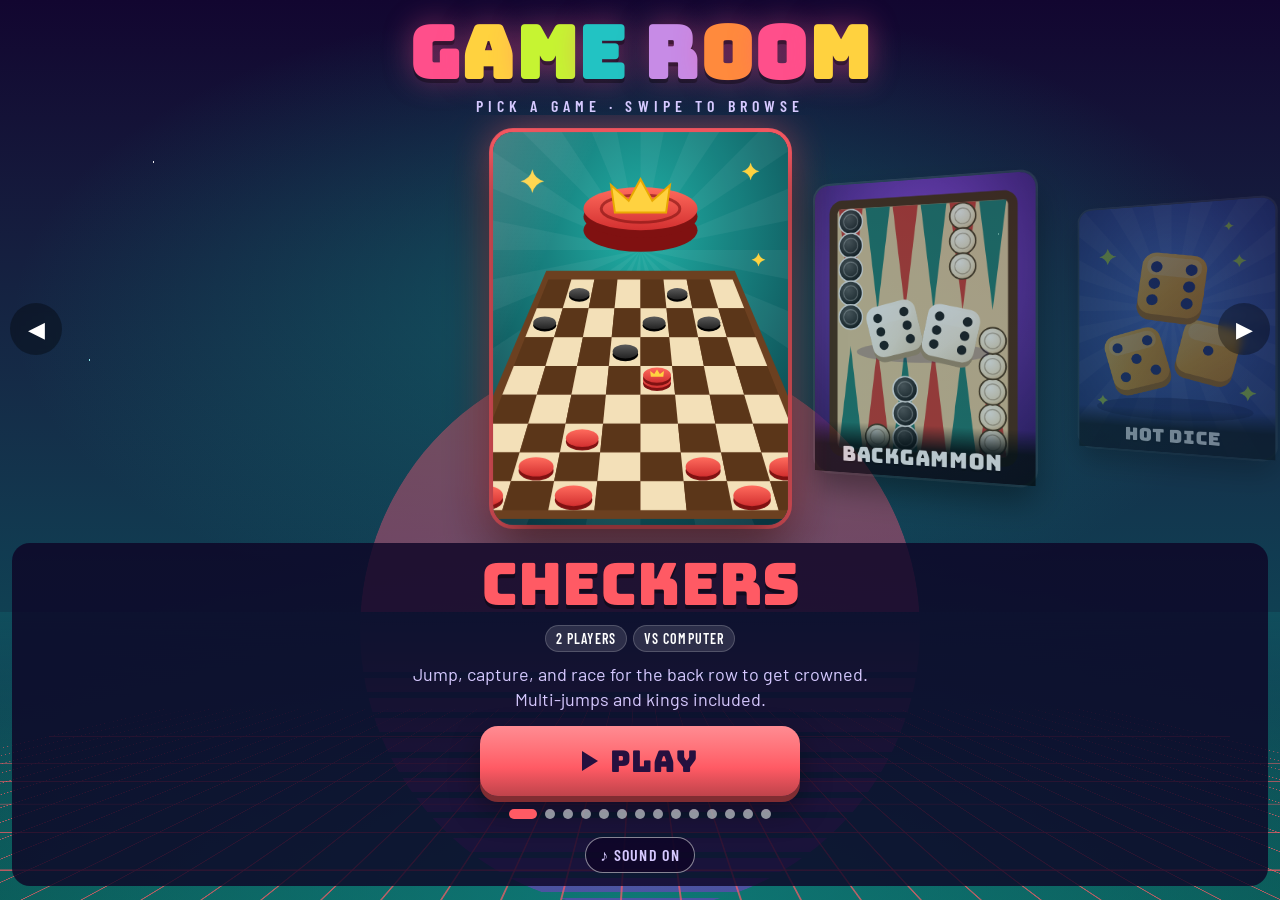
<file: index.html>
<!doctype html>
<html lang="en">
<head>
<meta charset="utf-8">
<meta name="viewport" content="width=device-width, initial-scale=1, viewport-fit=cover, user-scalable=no">
<meta name="apple-mobile-web-app-capable" content="yes">
<meta name="mobile-web-app-capable" content="yes">
<meta name="apple-mobile-web-app-status-bar-style" content="black-translucent">
<meta name="apple-mobile-web-app-title" content="Game Room">
<meta name="theme-color" content="#1a0b3d">
<meta name="description" content="Classic games for phone and iPad: Checkers, Backgammon, Hot Dice, Mancala, Dots &amp; Boxes, Dominoes, Chess, Slide &amp; Bump, Cribbage, Gin Rummy, Yacht, Last Card and Snakes &amp; Ladders.">
<title>Game Room</title>
<link rel="icon" href="assets/icon.svg" type="image/svg+xml">
<link rel="apple-touch-icon" href="assets/icon-180.png">
<link rel="preconnect" href="https://fonts.googleapis.com">
<link rel="preconnect" href="https://fonts.gstatic.com" crossorigin>
<link rel="stylesheet" href="https://fonts.googleapis.com/css2?family=Bungee&family=Barlow+Condensed:wght@500;600;700&family=Barlow:wght@400;500;600&display=swap">
<style>
/* Layout: one full-height column. Logo on top, a horizontal cover carousel in the middle
   (swipe, arrows or keys; the centred cover is the selection), then the selected game's title, blurb and Play button.
   A synthwave sun and moving grid floor sit behind everything and tint to the selected game's colour. */
:root{
  color-scheme:dark;
  --base:#1a0b3d;
  --theme:#5a20b0;        /* set per game by JS */
  --pop:#ffd23f;          /* set per game by JS */
  --ink:#ffffff; --muted:#d6c9ff;
  --f-display:"Bungee","Impact","Arial Black",sans-serif;
  --f-ui:"Barlow Condensed","Arial Narrow",sans-serif;
  --f-body:"Barlow","Helvetica Neue",Arial,sans-serif;
  --card-w:clamp(120px, 54vw, 330px);   /* refined by JS to fit the stage height */
  --card-h:calc(var(--card-w) * 4 / 3);
}
*{box-sizing:border-box}
[hidden]{display:none!important}
html,body{height:100%;margin:0}
body{
  background:var(--base);color:var(--ink);font-family:var(--f-body);overflow:hidden;
  -webkit-user-select:none;user-select:none;-webkit-tap-highlight-color:transparent;touch-action:manipulation;overscroll-behavior:none;
}
button{font:inherit;color:inherit;cursor:pointer}
:focus-visible{outline:3px solid var(--pop);outline-offset:3px}

/* ---- backdrop ---- */
.sky{position:fixed;inset:0;z-index:0;overflow:hidden;
  background:
    radial-gradient(90% 60% at 50% 100%, color-mix(in srgb, var(--theme) 85%, transparent), transparent 70%),
    linear-gradient(180deg, #120630 0%, color-mix(in srgb, var(--theme) 45%, #120630) 62%, color-mix(in srgb, var(--theme) 70%, #000) 100%);
  transition:background 0s;
}
.tint{position:absolute;inset:0;background:radial-gradient(70% 50% at 50% 35%, color-mix(in srgb, var(--theme) 55%, transparent), transparent 70%);transition:opacity .4s}
.stars{position:absolute;inset:0;background-image:
  radial-gradient(1.5px 1.5px at 12% 18%, #fff 50%, transparent 51%),
  radial-gradient(1px 1px at 28% 8%, #fff 50%, transparent 51%),
  radial-gradient(2px 2px at 44% 22%, #ffe9a8 50%, transparent 51%),
  radial-gradient(1px 1px at 63% 12%, #fff 50%, transparent 51%),
  radial-gradient(1.5px 1.5px at 78% 26%, #fff 50%, transparent 51%),
  radial-gradient(1px 1px at 90% 9%, #c9f 50%, transparent 51%),
  radial-gradient(1.5px 1.5px at 7% 40%, #9ff 50%, transparent 51%),
  radial-gradient(1px 1px at 95% 44%, #fff 50%, transparent 51%),
  radial-gradient(1px 1px at 35% 36%, #fff 50%, transparent 51%),
  radial-gradient(1.5px 1.5px at 56% 4%, #fff 50%, transparent 51%);
  animation:twinkle 4s ease-in-out infinite alternate;opacity:.9}
@keyframes twinkle{to{opacity:.45}}
.sun{position:absolute;left:50%;bottom:30vh;width:min(80vw,560px);aspect-ratio:1;translate:-50% 50%;border-radius:50%;
  background:linear-gradient(180deg, var(--pop) 0%, #ff4f8b 55%, #a020f0 100%);
  -webkit-mask:repeating-linear-gradient(180deg, #000 0 14px, transparent 14px 20px) bottom/100% 45% no-repeat, linear-gradient(#000,#000) top/100% 56% no-repeat;
          mask:repeating-linear-gradient(180deg, #000 0 14px, transparent 14px 20px) bottom/100% 45% no-repeat, linear-gradient(#000,#000) top/100% 56% no-repeat;
  opacity:.4;filter:blur(.3px);transition:background .5s}
.floor{position:absolute;left:-50%;right:-50%;bottom:0;height:32vh;perspective:300px;overflow:hidden}
.floor::before{content:"";position:absolute;inset:-100% 0 0 0;transform:rotateX(62deg);transform-origin:bottom;
  background:
    linear-gradient(90deg, color-mix(in srgb, var(--pop) 70%, transparent) 2px, transparent 2px) 0 0/60px 60px,
    linear-gradient(0deg, color-mix(in srgb, var(--pop) 70%, transparent) 2px, transparent 2px) 0 0/60px 60px;
  animation:grid 1.6s linear infinite}
.floor::after{content:"";position:absolute;inset:0;background:linear-gradient(180deg, color-mix(in srgb, var(--theme) 60%, #120630), transparent 60%)}
@keyframes grid{to{background-position:0 60px, 0 60px}}

/* ---- page ---- */
.app{position:relative;z-index:1;height:100%;display:flex;flex-direction:column;
  padding:max(14px, env(safe-area-inset-top,0px)) 0 max(14px, env(safe-area-inset-bottom,0px))}
header{text-align:center;padding:0 16px}
.logo{font-family:var(--f-display);font-size:clamp(34px, min(9vw, 8vh), 72px);line-height:1;margin:4px 0 0;letter-spacing:.02em;
  text-shadow:0 4px 0 rgba(0,0,0,.35), 0 0 30px rgba(255,79,139,.45)}
.logo span{display:inline-block;animation:bob 2.6s ease-in-out infinite;animation-delay:calc(var(--i) * 90ms)}
@keyframes bob{50%{transform:translateY(-4px)}}
.tag{font-family:var(--f-ui);font-weight:600;letter-spacing:.32em;text-transform:uppercase;color:var(--muted);font-size:clamp(12px,1.8vh,16px);margin-top:6px}

.stage{flex:1;min-height:0;display:flex;flex-direction:column;justify-content:center;position:relative}
.rail{
  display:flex;align-items:center;gap:calc(var(--card-w) * -0.08);
  overflow-x:auto;overflow-y:hidden;scroll-snap-type:x mandatory;-webkit-overflow-scrolling:touch;scrollbar-width:none;
  padding:calc(var(--card-h) * .08) calc(50% - var(--card-w) / 2);
  perspective:1100px;
}
.rail::-webkit-scrollbar{display:none}
.card{
  flex:none;width:var(--card-w);height:var(--card-h);scroll-snap-align:center;position:relative;
  border:none;padding:0;background:none;border-radius:20px;
  transform-style:preserve-3d;will-change:transform;
}
.card .art{position:absolute;inset:0;border-radius:20px;overflow:hidden;
  box-shadow:0 22px 40px rgba(0,0,0,.5), 0 0 0 3px rgba(255,255,255,.14);
  transition:box-shadow .3s}
.card img{width:100%;height:100%;display:block;object-fit:cover;-webkit-user-drag:none;pointer-events:none}
.card .label{position:absolute;left:0;right:0;bottom:0;padding:28px 12px 12px;text-align:center;
  font-family:var(--f-display);font-size:calc(var(--card-w) * .095);line-height:1.05;letter-spacing:.02em;
  background:linear-gradient(180deg, transparent, rgba(0,0,0,.88) 45%);text-shadow:0 3px 0 rgba(0,0,0,.45)}
.card .shine{position:absolute;inset:0;border-radius:20px;pointer-events:none;
  background:linear-gradient(115deg, transparent 30%, rgba(255,255,255,.28) 45%, transparent 60%);background-size:250% 100%;background-position:100% 0;opacity:0}
.card.on .art{box-shadow:0 26px 50px rgba(0,0,0,.55), 0 0 0 4px var(--pop), 0 0 40px color-mix(in srgb, var(--pop) 60%, transparent)}
.card .label{transition:opacity .25s}
.card.on .label{opacity:0}
.card.on .shine{opacity:1;animation:shine 3.2s ease-in-out infinite}
@keyframes shine{0%,40%{background-position:100% 0}80%,100%{background-position:-50% 0}}
.card.soon .art{background:repeating-linear-gradient(45deg, #2b1563 0 18px, #23104f 18px 36px);display:grid;place-items:center}
.card.soon .q{font-family:var(--f-display);font-size:calc(var(--card-w) * .5);color:rgba(255,255,255,.7)}

.arrow{position:absolute;top:50%;translate:0 -50%;z-index:3;width:52px;height:52px;border-radius:50%;border:none;
  background:rgba(0,0,0,.35);color:#fff;font-size:22px;display:grid;place-items:center;backdrop-filter:blur(4px);-webkit-backdrop-filter:blur(4px)}
.arrow:active{scale:.92}
.arrow.l{left:max(10px, env(safe-area-inset-left,0px))} .arrow.r{right:max(10px, env(safe-area-inset-right,0px))}
@media (hover:none) and (max-width:600px){ .arrow{display:none} }

.info{text-align:center;margin:0 12px;padding:clamp(8px,1.4vh,14px) 14px;border-radius:18px;background:rgba(14,6,38,.82);display:flex;flex-direction:column;align-items:center;gap:clamp(6px,1.2vh,12px)}
.title{font-family:var(--f-display);font-size:clamp(30px, min(8vw, 6.5vh), 60px);line-height:1;color:var(--pop);
  text-shadow:0 4px 0 rgba(0,0,0,.4);min-height:1em}
.title.swap{animation:swap .35s cubic-bezier(.3,1.5,.5,1)}
@keyframes swap{from{transform:translateY(12px) scale(.9);opacity:0}}
.blurb{max-width:46ch;color:var(--muted);font-size:clamp(15px,2vh,18px);line-height:1.35;min-height:2.7em}
.chips{display:flex;gap:6px;flex-wrap:wrap;justify-content:center}
.chip{font-family:var(--f-ui);font-weight:600;letter-spacing:.08em;text-transform:uppercase;font-size:14px;padding:4px 10px;border-radius:999px;
  background:rgba(255,255,255,.12);border:1px solid rgba(255,255,255,.18)}
.play{margin-top:4px;min-width:min(320px, 80vw);min-height:clamp(56px,8vh,70px);border-radius:18px;border:none;
  font-family:var(--f-display);font-size:clamp(22px,3.4vh,30px);letter-spacing:.04em;color:#26103f;text-decoration:none;
  display:inline-flex;align-items:center;justify-content:center;gap:12px;
  background:linear-gradient(180deg, color-mix(in srgb, var(--pop) 70%, #fff), var(--pop) 60%, color-mix(in srgb, var(--pop) 75%, #000));
  box-shadow:0 6px 0 color-mix(in srgb, var(--pop) 50%, #000), 0 14px 30px rgba(0,0,0,.4);
  transition:transform .08s ease}
.play:active{transform:translateY(3px);box-shadow:0 3px 0 color-mix(in srgb, var(--pop) 50%, #000)}
.play[aria-disabled="true"]{background:rgba(255,255,255,.14);color:#fff;box-shadow:inset 0 0 0 2px rgba(255,255,255,.5);pointer-events:none}
.play .tri{width:0;height:0;border-left:16px solid currentColor;border-top:10px solid transparent;border-bottom:10px solid transparent}
.dots{display:flex;gap:8px;justify-content:center;margin-top:2px}
.dots button{width:10px;height:10px;border-radius:50%;border:none;padding:0;background:rgba(255,255,255,.55);transition:width .25s, background .25s}
.dots button[aria-current="true"]{width:28px;border-radius:5px;background:var(--pop)}
.foot{display:flex;justify-content:center;margin-top:8px}
.sound{background:rgba(14,6,38,.82);border:1px solid rgba(255,255,255,.5);border-radius:999px;color:var(--muted);font-family:var(--f-ui);font-weight:600;letter-spacing:.08em;text-transform:uppercase;padding:6px 14px;min-height:36px}

/* launch transition */
.launch{position:fixed;inset:0;z-index:50;pointer-events:none;background:var(--pop);clip-path:circle(0 at 50% 50%);transition:clip-path .45s cubic-bezier(.6,0,.3,1)}
.launch.go{clip-path:circle(150% at 50% 50%)}

/* short landscape phones: tighten everything */
@media (max-height:500px){
  .tag,.dots,.foot{display:none}
  .blurb{min-height:0;font-size:14px}
  .info{flex-direction:row;flex-wrap:wrap;justify-content:center;gap:6px 16px}
  .blurb{flex-basis:100%;order:3}
}
@media (prefers-reduced-motion: reduce){
  .stars,.floor::before,.logo span,.card.on .shine,.title.swap{animation:none}
  .launch{transition:none}
}
/* Browsers without color-mix (Safari before 16.2) */
@supports not (color:color-mix(in srgb,red,blue)){
  .sky{background:linear-gradient(180deg,#120630 0%,#120630 30%,var(--theme) 100%)}
  .tint{background:none}
  .floor::before{opacity:.6;background:
    linear-gradient(90deg,var(--pop) 2px,transparent 2px) 0 0/60px 60px,
    linear-gradient(0deg,var(--pop) 2px,transparent 2px) 0 0/60px 60px}
  .floor::after{background:linear-gradient(180deg,#120630,transparent 60%)}
  .card.on .art{box-shadow:0 26px 50px rgba(0,0,0,.55),0 0 0 4px var(--pop)}
  .play{background:var(--pop);box-shadow:0 6px 0 rgba(0,0,0,.45),0 14px 30px rgba(0,0,0,.4)}
  .play:active{box-shadow:0 3px 0 rgba(0,0,0,.45)}
  .play[aria-disabled="true"]{background:rgba(255,255,255,.14);box-shadow:inset 0 0 0 2px rgba(255,255,255,.5)}
}
</style>
</head>
<body>
<div class="sky" aria-hidden="true"><div class="tint"></div><div class="stars"></div><div class="sun"></div><div class="floor"></div></div>

<div class="app">
  <header>
    <h1 class="logo" id="logo" aria-label="Game Room">GAME ROOM</h1>
    <div class="tag">Pick a game · Swipe to browse</div>
  </header>

  <main class="stage">
    <button class="arrow l" id="prev" type="button" aria-label="Previous game">&#9664;</button>
    <div class="rail" id="rail" role="listbox" aria-label="Games" tabindex="0"></div>
    <button class="arrow r" id="next" type="button" aria-label="Next game">&#9654;</button>
  </main>

  <section class="info" aria-live="polite">
    <div class="title" id="title"></div>
    <div class="chips" id="chips"></div>
    <div class="blurb" id="blurb"></div>
    <a class="play" id="play" href="#"><span class="tri" aria-hidden="true"></span><span id="playText">PLAY</span></a>
    <div class="dots" id="dots" role="tablist" aria-label="Choose game"></div>
    <div class="foot"><button class="sound" id="btnSound" type="button">♪</button></div>
  </section>
</div>
<div class="launch" id="launch" aria-hidden="true"></div>

<script src="assets/kit.js"></script>
<script>
(function(){
'use strict';
/* The game library. To add a game: drop it in games/<id>/index.html, add a 300×400 cover in assets/covers/, and list it here. */
const GAMES = [
  {id: 'checkers',   title: 'Checkers',      theme: '#0f7d7a', pop: '#ff5a64', chips: ['2 players', 'vs Computer'],
   blurb: 'Jump, capture, and race for the back row to get crowned. Multi-jumps and kings included.'},
  {id: 'backgammon', title: 'Backgammon',    theme: '#6a24c9', pop: '#c6f432', chips: ['2 players', 'vs Computer', 'Dice'],
   blurb: 'Roll, run and hit. Bring all fifteen checkers home and bear them off before your opponent does.'},
  {id: 'hotdice',    title: 'Hot Dice',      theme: '#2b46c0', pop: '#f5a21d', chips: ['1–6 players', 'vs Computer', 'Play online'],
   blurb: 'Push-your-luck dice. Keep the scorers and roll again, or bank your points before you bust.'},
  {id: 'mancala',    title: 'Mancala',       theme: '#1f6b52', pop: '#e0b45a', chips: ['2 players', 'vs Computer'],
   blurb: 'Sow stones around the board, land in your store for a free turn, and capture across the row.'},
  {id: 'dots',       title: 'Dots & Boxes',  theme: '#e0541d', pop: '#ffe14d', chips: ['2 players', 'vs Computer'],
   blurb: 'Take turns drawing lines. Close a box to claim it and go again. Don’t hand over the chains!'},
  {id: 'dominoes',   title: 'Dominoes',      theme: '#a3193f', pop: '#ffc94d', chips: ['2 players', 'vs Computer'],
   blurb: 'Match the ends and score by fives. Make the open ends add up to a multiple of 5 to rack up points.'},
  {id: 'chess',      title: 'Chess',         theme: '#34506b', pop: '#8fd3ff', chips: ['2 players', 'vs Computer'],
   blurb: 'The classic. Castle, promote, and hunt the enemy king, against a friend or the computer.'},
  {id: 'slide',      title: 'Slide & Bump',  theme: '#1d6a8f', pop: '#ffd23f', chips: ['2–4 players', 'vs Computer', 'Play online'],
   blurb: 'Draw a card, race your pawns home, and ride the slides. Land on a rival to bump them back to Start!'},
  {id: 'cribbage',   title: 'Cribbage',      theme: '#1f6b45', pop: '#ffd23f', chips: ['2 players', 'vs Computer', 'Cards'],
   blurb: 'Fifteen two, fifteen four… Build your crib, peg your way around the board, and race to 121.'},
  {id: 'gin',        title: 'Gin Rummy',     theme: '#5b2d86', pop: '#5ad1c5', chips: ['2 players', 'vs Computer', 'Cards'],
   blurb: 'Draw, discard and build sets and runs. Knock when your deadwood is low, or hold out for gin!'},
  {id: 'yacht',      title: 'Yacht',         theme: '#14639a', pop: '#ffd23f', chips: ['1–4 players', 'vs Computer', 'Play online'],
   blurb: 'Five dice, three rolls, thirteen boxes. Chase straights, full houses and the big one: a Yacht!'},
  {id: 'lastcard',   title: 'Last Card',     theme: '#3d2370', pop: '#ffd23f', chips: ['2–4 players', 'vs Computer', 'Play online'],
   blurb: 'Match the colour or the symbol, hit your rivals with +2s and Wilds, and call out when you’re down to your last card!'},
  {id: 'snakes',     title: 'Snakes & Ladders', theme: '#1f7a4d', pop: '#ffd23f', chips: ['2–4 players', 'vs Computer', 'Play online'],
   blurb: 'Roll and race from 1 to 100. Climb the ladders, dodge the snakes, and hope your luck holds near the top!'},
  {id: 'soon',       title: 'More Soon',     theme: '#3b1d80', pop: '#ff4f8b', chips: ['Coming soon'], soon: true,
   blurb: 'More games on the way… the game room is just getting started.'}
];

const $ = id => document.getElementById(id);
const store = Kit.store('gameroom');
const rail = $('rail'), root = document.documentElement;
const RM = Kit.RM;

// rainbow logo
const LOGO_COLS = ['#ff4f8b', '#ffd23f', '#c6f432', '#22c3c3', '#7b96ee', '#c78be6', '#ff8a3d', '#ff4f8b', '#ffd23f'];
$('logo').innerHTML = [...'GAME ROOM'].map((ch, i) => ch === ' ' ? ' ' : `<span style="--i:${i};color:${LOGO_COLS[i]}" aria-hidden="true">${ch}</span>`).join('');

// cards + dots
const cards = GAMES.map((g, i) => {
  const b = document.createElement('button');
  b.type = 'button'; b.className = 'card' + (g.soon ? ' soon' : '');
  b.setAttribute('role', 'option'); b.setAttribute('aria-label', g.title); b.dataset.i = i;
  b.innerHTML = g.soon
    ? `<div class="art"><span class="q">?</span></div><div class="label">${g.title}</div><div class="shine"></div>`
    : `<div class="art"><img src="assets/covers/${g.id}.svg" alt="" draggable="false"></div><div class="label">${g.title}</div><div class="shine"></div>`;
  rail.appendChild(b);
  return b;
});
const dotBtns = GAMES.map((g, i) => {
  const d = document.createElement('button');
  d.type = 'button'; d.setAttribute('aria-label', g.title); d.addEventListener('click', () => go(i));
  $('dots').appendChild(d);
  return d;
});

let cur = -1;
const href = g => g.soon ? '#' : `games/${g.id}/index.html`;
function select(i){
  if (i === cur) return;
  cur = i;
  const g = GAMES[i];
  root.style.setProperty('--theme', g.theme);
  root.style.setProperty('--pop', g.pop);
  document.querySelector('meta[name=theme-color]').setAttribute('content', g.theme);
  const t = $('title'); t.textContent = g.title; t.classList.remove('swap'); void t.offsetWidth; t.classList.add('swap');
  $('blurb').textContent = g.blurb;
  $('chips').innerHTML = ''; g.chips.forEach(c => { const s = document.createElement('span'); s.className = 'chip'; s.textContent = c; $('chips').appendChild(s); });
  const play = $('play');
  play.href = href(g);
  play.setAttribute('aria-disabled', String(!!g.soon));
  $('playText').textContent = g.soon ? 'SOON' : 'PLAY';
  cards.forEach((c, k) => { c.classList.toggle('on', k === i); c.setAttribute('aria-selected', String(k === i)); });
  dotBtns.forEach((d, k) => d.setAttribute('aria-current', String(k === i)));
  store.set('last', g.id);
  Kit.sound.tone(520 + i * 60, 0.07, 'triangle', 0.05);
}

/* Coverflow: scale, tilt and fade each card by its distance from the centre. */
function layout(){
  const mid = rail.scrollLeft + rail.clientWidth / 2;
  let best = 0, bestD = Infinity;
  cards.forEach((c, i) => {
    const center = c.offsetLeft + c.offsetWidth / 2;
    const off = (center - mid) / c.offsetWidth;
    const a = Math.min(Math.abs(off), 2.5);
    const s = 1 - Math.min(a, 1.5) * 0.2;
    const ry = Math.max(-45, Math.min(45, -off * 32));
    c.style.transform = `translateZ(${-a * 60}px) rotateY(${ry}deg) scale(${s})`;
    c.style.opacity = String(Math.max(0.25, 1 - a * 0.3));
    c.style.zIndex = String(100 - Math.round(a * 10));
    if (Math.abs(off) < bestD){ bestD = Math.abs(off); best = i; }
  });
  select(best);
}
let ticking = false;
rail.addEventListener('scroll', () => { if (!ticking){ ticking = true; requestAnimationFrame(() => { ticking = false; layout(); }); } }, {passive: true});
/* Size covers to the space between the logo and the info panel. */
function fit(){
  const stage = document.querySelector('.stage');
  const h = stage.clientHeight / 1.16;
  const w = Math.max(110, Math.min(h * 0.75, innerWidth * 0.54, 330));
  root.style.setProperty('--card-w', w + 'px');
}
window.addEventListener('resize', () => { fit(); go(cur, true); });
fit();

function go(i, instant){
  i = Math.max(0, Math.min(GAMES.length - 1, i));
  const c = cards[i];
  rail.scrollTo({left: c.offsetLeft + c.offsetWidth / 2 - rail.clientWidth / 2, behavior: instant || RM ? 'auto' : 'smooth'});
  if (instant) layout();
}

function launch(i){
  const g = GAMES[i];
  if (g.soon){
    Kit.sound.bad();
    if (cards[i].animate) cards[i].animate([{translate: '0 0'}, {translate: '-10px 0'}, {translate: '10px 0'}, {translate: '0 0'}], {duration: 300});
    return;
  }
  Kit.sound.good();
  const l = $('launch');
  l.classList.add('go');
  setTimeout(() => { location.href = href(g); }, RM ? 0 : 420);
}

rail.addEventListener('click', e => {
  const c = e.target.closest('.card'); if (!c) return;
  const i = +c.dataset.i;
  if (i === cur) launch(i); else go(i);
});
$('play').addEventListener('click', e => { e.preventDefault(); launch(cur); });
$('prev').addEventListener('click', () => go(cur - 1));
$('next').addEventListener('click', () => go(cur + 1));
document.addEventListener('keydown', e => {
  if (e.key === 'ArrowLeft'){ e.preventDefault(); go(cur - 1); }
  else if (e.key === 'ArrowRight'){ e.preventDefault(); go(cur + 1); }
  else if ((e.key === 'Enter' || e.key === ' ') && (document.activeElement === document.body || document.activeElement === rail)){ e.preventDefault(); launch(cur); }
});
// mouse wheel: vertical wheel moves sideways
rail.addEventListener('wheel', e => { if (Math.abs(e.deltaY) > Math.abs(e.deltaX)){ e.preventDefault(); rail.scrollBy({left: e.deltaY}); } }, {passive: false});

const sb = $('btnSound');
const syncSound = () => { sb.textContent = Kit.sound.on ? '♪ Sound on' : '♪ Sound off'; };
sb.addEventListener('click', () => { Kit.sound.toggle(); syncSound(); });
syncSound();

// returning from a game via Back restores the page from cache: clear the launch wipe
window.addEventListener('pageshow', () => $('launch').classList.remove('go'));

// start on the last game played
const lastId = {farkle: 'hotdice'}[store.get('last', '')] || store.get('last', GAMES[0].id);   // farkle was renamed
const start = Math.max(0, GAMES.findIndex(g => g.id === lastId));
requestAnimationFrame(() => { go(start, true); });
})();
</script>
</body>
</html>
</file>
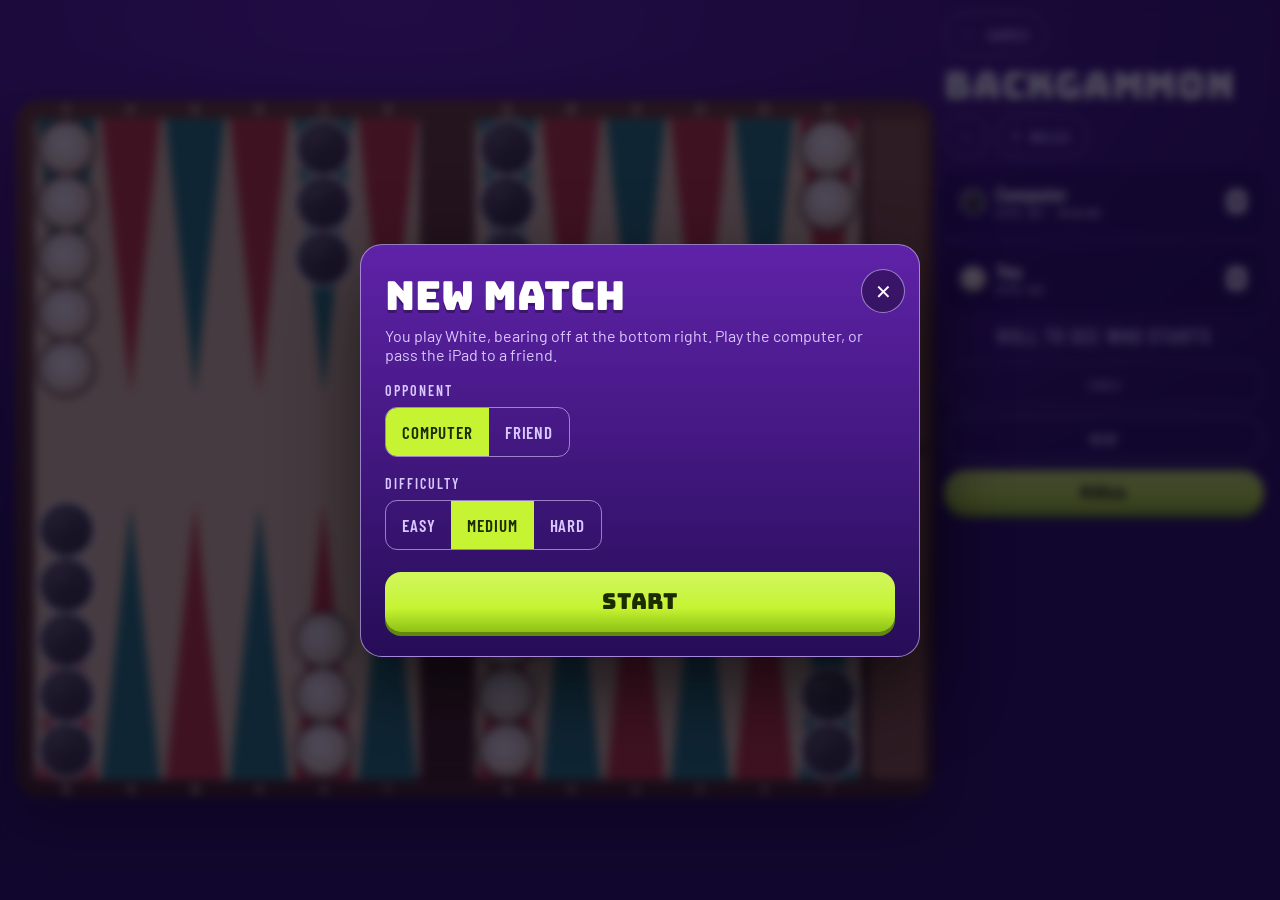
<file: games/backgammon/index.html>
<!doctype html>
<html lang="en">
<head>
<meta charset="utf-8">
<meta name="viewport" content="width=device-width, initial-scale=1, viewport-fit=cover, user-scalable=no">
<meta name="apple-mobile-web-app-capable" content="yes">
<meta name="mobile-web-app-capable" content="yes">
<meta name="apple-mobile-web-app-status-bar-style" content="black-translucent">
<meta name="theme-color" content="#3a1478">
<title>Backgammon</title>
<link rel="stylesheet" href="../../assets/kit.css">
<style>
/* Layout: portrait = top bar, player cards, status, board (turned sideways so it fills a tall screen), action row.
   Landscape = board on the left at full height, side rail on the right. */
:root{
  --bg1:#5f22a8; --bg2:#260d57;
  --muted:#d9c8ff; --panel:rgba(20,0,60,.35); --line:rgba(217,200,255,.6);
  --accent:#c6f432; --accent-2:#8dc214; --accent-ink:#1d2b00;
}
.page{height:100%;display:grid;gap:10px;
  grid-template-columns:minmax(0,1fr);
  grid-template-rows:auto auto auto minmax(0,1fr) auto;
  grid-template-areas:"top" "players" "status" "board" "actions"}
.topbar{grid-area:top}
.players{grid-area:players}
.status{grid-area:status}
.boardArea{grid-area:board;min-height:0;display:flex;align-items:center;justify-content:center}
.boardArea svg{width:100%;height:100%;display:block;filter:drop-shadow(0 18px 30px rgba(0,0,0,.45))}
.actions{grid-area:actions;display:flex;gap:10px;justify-content:center}
.actions .btn{flex:1;max-width:220px}
.actions #btnMain{flex:2}
@media (orientation:landscape) and (min-width:700px){
  .page{grid-template-columns:minmax(0,1fr) clamp(250px,27vw,320px);
    grid-template-rows:auto auto auto minmax(0,1fr);
    grid-template-areas:"board top" "board players" "board status" "board actions"}
  .players{grid-template-columns:1fr}
  .actions{flex-direction:column;justify-content:flex-start}
  .actions .btn,.actions #btnMain{flex:none;max-width:none}
}
.swatch.w{background:radial-gradient(circle at 40% 35%,#fffdf6,#efe2c4 70%,#bfa47a)}
.swatch.k{background:radial-gradient(circle at 40% 35%,#5a5a5a,#222 70%,#000);box-shadow:inset 0 0 0 2px rgba(255,255,255,.85)}

/* SVG pieces */
.hl{animation:pulse 1s ease-in-out infinite}
@keyframes pulse{50%{opacity:.35}}
.hit{fill:transparent;cursor:pointer}
@media (prefers-reduced-motion: reduce){ .hl{animation:none} }
</style>
</head>
<body>
<div class="page">
  <header class="topbar">
    <a class="btn" href="../../index.html" aria-label="Back to all games">&#8592;<span class="wide">&nbsp;Games</span></a>
    <div class="logo">BACKGAMMON</div>
    <div class="btns">
      <button class="btn" id="btnSound" type="button">♪</button>
      <button class="btn" id="btnRules" type="button" aria-label="Rules">?<span class="wide">&nbsp;Rules</span></button>
    </div>
  </header>

  <section class="players" aria-label="Players">
    <div class="pcard" id="card1"><span class="swatch k"></span><div class="who"><div class="nm" id="name1">Computer</div><div class="sub" id="sub1"></div></div><div class="num" id="score1" title="Match points">0</div></div>
    <div class="pcard" id="card0"><span class="swatch w"></span><div class="who"><div class="nm" id="name0">You</div><div class="sub" id="sub0"></div></div><div class="num" id="score0" title="Match points">0</div></div>
  </section>

  <div class="status" id="status" role="status" aria-live="polite"></div>

  <div class="boardArea" id="boardArea">
    <svg id="svg" xmlns="http://www.w3.org/2000/svg" role="img" aria-label="Backgammon board"></svg>
  </div>

  <div class="actions">
    <button class="btn" id="btnUndo" type="button">Undo</button>
    <button class="btn" id="btnNew" type="button">New</button>
    <button class="btn primary" id="btnMain" type="button">ROLL</button>
  </div>
</div>

<div class="overlay" id="setup" hidden>
  <div class="sheet" role="dialog" aria-labelledby="setupTitle">
    <h2 id="setupTitle">New match</h2>
    <p class="sub">You play White, bearing off at the bottom right. Play the computer, or pass the iPad to a friend.</p>
    <h4>Opponent</h4>
    <div class="seg" id="segMode"><button type="button" data-v="cpu">Computer</button><button type="button" data-v="2p">Friend</button></div>
    <div id="levelWrap">
      <h4>Difficulty</h4>
      <div class="seg" id="segLevel"><button type="button" data-v="easy">Easy</button><button type="button" data-v="medium">Medium</button><button type="button" data-v="hard">Hard</button></div>
    </div>
    <button class="btn primary big go" id="btnStart" type="button">START</button>
  </div>
</div>

<div class="overlay" id="rulesBox" hidden>
  <div class="sheet" role="dialog" aria-labelledby="rulesTitle">
    <h2 id="rulesTitle">How to play</h2>
    <ol class="rules">
      <li>Race all 15 of your checkers around the board into your home (the six points at the bottom right for White), then bear them off. First to bear off all 15 wins.</li>
      <li>Roll two dice. Each die is a separate move. Doubles play four times.</li>
      <li>Tap a checker, then tap one of the glowing points to move it. You can't land on a point holding two or more of your opponent's checkers.</li>
      <li>Land on a lone opposing checker (a <b>blot</b>) to hit it onto the bar. A checker on the bar must come back in through the opponent's home before anything else can move.</li>
      <li>You must use both dice if you can. If only one can be played, you must play the larger one if possible.</li>
      <li>Once all your checkers are home, move them onto the tray to bear off. A die bigger than needed can bear off your farthest checker.</li>
      <li>Win before your opponent bears any off for a <b>gammon</b> (2 points). If they also still have a checker on the bar or in your home, it's a <b>backgammon</b> (3 points).</li>
    </ol>
    <button class="btn primary big go" id="closeRules" type="button">GOT IT</button>
  </div>
</div>

<div class="overlay" id="overBox" hidden>
  <div class="sheet center" role="dialog" aria-labelledby="overTitle">
    <h2 id="overTitle">You win</h2>
    <p class="sub" id="overSub"></p>
    <button class="btn primary big go" id="btnNext" type="button">NEXT GAME</button>
    <button class="btn go" id="btnChange" type="button" style="width:100%">New match</button>
    <a class="btn go" href="../../index.html" style="width:100%">Home</a>
  </div>
</div>

<script src="../../assets/kit.js"></script>
<script>
(function(){
'use strict';
const {sleep, sound, callout, confetti, stopConfetti, seg, RM} = Kit;
const $ = id => document.getElementById(id);
const store = Kit.store('backgammon');

/* ---------- Engine ----------
   pts[1..24]: positive = White (side 0), negative = Black (side 1).
   White moves 24 -> 1 and bears off from 1-6. Black moves 1 -> 24 and bears off from 19-24.
   A single move is {from, to, d}; from may be 'bar', to may be 'off'. */
const BAR = 'bar', OFF = 'off';
const sgn = side => side === 0 ? 1 : -1;
const clone = st => ({pts: st.pts.slice(), bar: st.bar.slice(), off: st.off.slice()});
const key = st => st.pts.join(',') + '|' + st.bar.join(',') + '|' + st.off.join(',');

function initialPos(){
  const pts = new Array(26).fill(0);
  pts[24] = 2; pts[13] = 5; pts[8] = 3; pts[6] = 5;
  pts[1] = -2; pts[12] = -5; pts[17] = -3; pts[19] = -5;
  return {pts, bar: [0, 0], off: [0, 0]};
}
function allHome(st, side){
  if (st.bar[side]) return false;
  const s = sgn(side);
  for (let p = 1; p <= 24; p++){
    if (st.pts[p] * s > 0 && (side === 0 ? p > 6 : p < 19)) return false;
  }
  return true;
}
function singles(st, side, d){
  const s = sgn(side), out = [];
  const open = p => st.pts[p] * s >= -1;
  if (st.bar[side]){
    const to = side === 0 ? 25 - d : d;
    if (open(to)) out.push({from: BAR, to, d});
    return out;
  }
  const home = allHome(st, side);
  for (let p = 1; p <= 24; p++){
    if (st.pts[p] * s <= 0) continue;
    const t = side === 0 ? p - d : p + d;
    if (t >= 1 && t <= 24){ if (open(t)) out.push({from: p, to: t, d}); }
    else if (home){
      const exact = side === 0 ? t === 0 : t === 25;
      let behind = false;
      if (!exact){
        if (side === 0){ for (let q = p + 1; q <= 6; q++) if (st.pts[q] > 0) behind = true; }
        else { for (let q = 19; q < p; q++) if (st.pts[q] < 0) behind = true; }
      }
      if (exact || !behind) out.push({from: p, to: OFF, d});
    }
  }
  return out;
}
function applyMove(st, side, m){
  const n = clone(st), s = sgn(side);
  if (m.from === BAR) n.bar[side]--; else n.pts[m.from] -= s;
  if (m.to === OFF) n.off[side]++;
  else {
    if (n.pts[m.to] * s === -1){ n.pts[m.to] = 0; n.bar[1 - side]++; }
    n.pts[m.to] += s;
  }
  return n;
}
const isHit = (st, side, m) => m.to !== OFF && st.pts[m.to] * sgn(side) === -1;
const distinct = R => [...new Set(R)];
const without = (R, d) => { const i = R.indexOf(d), c = R.slice(); c.splice(i, 1); return c; };

function maxMoves(st, side, R, memo){
  if (!R.length) return 0;
  const k = key(st) + '#' + R.join('');
  if (memo.has(k)) return memo.get(k);
  let best = 0;
  outer: for (const d of distinct(R)){
    const rest = without(R, d);
    for (const m of singles(st, side, d)){
      const v = 1 + maxMoves(applyMove(st, side, m), side, rest, memo);
      if (v > best) best = v;
      if (best === R.length) break outer;
    }
  }
  memo.set(k, best);
  return best;
}
/* Moves playable right now, given that the turn must use `need` more dice in total. */
function legalNow(st, side, R, need, total, diceAll){
  if (need <= 0) return [];
  const memo = new Map(), out = [];
  for (const d of distinct(R)){
    const rest = without(R, d);
    for (const m of singles(st, side, d)){
      if (1 + maxMoves(applyMove(st, side, m), side, rest, memo) === need) out.push(m);
    }
  }
  if (total === 1 && diceAll.length === 2 && diceAll[0] !== diceAll[1] && R.length === 2){
    const hi = Math.max(...R);
    if (out.some(m => m.d === hi)) return out.filter(m => m.d === hi);
  }
  return out;
}
/* Every distinct end position for a full turn, with one move sequence reaching it. */
function allPlays(st, side, dice){
  const total = maxMoves(st, side, dice, new Map());
  const out = new Map();
  if (!total) return [];
  // if only one die can be played, it must be the larger one when possible
  let start = dice;
  if (total === 1 && dice.length === 2 && dice[0] !== dice[1]){
    const hi = Math.max(...dice), lo = Math.min(...dice);
    start = singles(st, side, hi).length ? [hi] : [lo];
  }
  const seen = new Set();
  (function rec(cur, R, seq){
    if (seq.length === total){ const k = key(cur); if (!out.has(k)) out.set(k, {seq, st: cur}); return; }
    const vk = key(cur) + '#' + R.join('');
    if (seen.has(vk)) return; seen.add(vk);
    for (const d of distinct(R)) for (const m of singles(cur, side, d)) rec(applyMove(cur, side, m), without(R, d), seq.concat(m));
  })(st, start, []);
  return [...out.values()];
}
function pipCount(st, side){
  let n = st.bar[side] * 25;
  for (let p = 1; p <= 24; p++){
    const v = st.pts[p] * sgn(side);
    if (v > 0) n += v * (side === 0 ? p : 25 - p);
  }
  return n;
}

/* ---------- Computer player ---------- */
const HITP = [0, 11, 12, 14, 15, 15, 17, 6, 6, 5, 3, 2, 3]; // ways out of 36 to hit at distance d
function evaluate(st, side){
  const s = sgn(side), o = 1 - side;
  const P = r => st.pts[side === 0 ? r : 25 - r] * s;   // my-relative view: r=1 is my deepest home point
  let myPip = st.bar[side] * 25, opPip = st.bar[o] * 25, myMax = st.bar[side] ? 25 : 0, opMin = st.bar[o] ? 0 : 26;
  for (let r = 1; r <= 24; r++){
    const v = P(r);
    if (v > 0){ myPip += v * r; if (r > myMax) myMax = r; }
    else if (v < 0){ opPip += -v * (25 - r); if (r < opMin) opMin = r; }
  }
  if (myMax < opMin) return (opPip - myPip) * 2 + st.off[side] * 2;   // pure race
  let sc = (opPip - myPip) * 0.9;
  let run = 0, bestRun = 0, homeMade = 0;
  for (let r = 1; r <= 24; r++){
    const v = P(r);
    if (v >= 2){
      sc += 2;
      if (r <= 6){ sc += 4; homeMade++; }
      if (r >= 4 && r <= 7) sc += 3;
      if (r >= 18) sc += 2.5;
      if (v > 3) sc -= (v - 3) * 1.2;
      run++; if (run > bestRun) bestRun = run;
    } else run = 0;
    if (v === 1){
      let shots = 0;
      for (let d = 1; d <= 12; d++){
        const q = r - d; if (q < 0) break;
        const opp = q === 0 ? st.bar[o] : Math.max(0, -P(q));
        if (opp) shots += HITP[d];
      }
      sc -= Math.min(shots, 30) / 36 * (8 + (25 - r) * 0.6);
    }
  }
  if (bestRun >= 3) sc += (bestRun - 2) * (bestRun - 2) * 4;
  sc += st.bar[o] * (6 + homeMade * 2);
  sc -= st.bar[side] * 6;
  sc += st.off[side] * 1.5;
  return sc;
}
const ROLLS = []; for (let a = 1; a <= 6; a++) for (let b = a; b <= 6; b++) ROLLS.push({dice: a === b ? [a, a, a, a] : [a, b], w: a === b ? 1 : 2});
function choosePlay(st, side, dice, level){
  const plays = allPlays(st, side, dice);
  if (plays.length <= 1) return plays[0];
  if (level === 'easy' && Math.random() < 0.45) return plays[Math.floor(Math.random() * plays.length)];
  plays.forEach(p => p.v = evaluate(p.st, side) + (level === 'easy' ? Math.random() * 12 : 0));
  plays.sort((a, b) => b.v - a.v);
  if (level !== 'hard') return plays[0];
  // look one roll ahead: how does each top candidate hold up against the opponent's best reply?
  const o = 1 - side, cands = plays.slice(0, 6), t0 = performance.now();
  for (const c of cands){
    let sum = 0, wt = 0;
    for (const r of ROLLS){
      const replies = allPlays(c.st, o, r.dice);
      let worst = evaluate(c.st, side);
      if (replies.length){
        let bv = -Infinity, bs = null;
        for (const rp of replies){ const v = evaluate(rp.st, o); if (v > bv){ bv = v; bs = rp.st; } }
        worst = evaluate(bs, side);
      }
      sum += worst * r.w; wt += r.w;
    }
    c.v2 = sum / wt;
    if (performance.now() - t0 > 1500) break;
  }
  cands.sort((a, b) => (b.v2 ?? -1e9) - (a.v2 ?? -1e9));
  return cands[0];
}

/* ---------- State ---------- */
const cfg = Object.assign({mode: 'cpu', level: 'medium'}, store.get('cfg', {}));
let S = null;
/* S: {st, turn, phase:'opening'|'roll'|'move'|'done'|'over', dice:[{v,used}], total, stack:[], opening:[a,b]|null,
       score:[a,b], mode, level, last:[moves of previous turn]} */
let sel = null, busy = false, gen = 0, rolling = null, portrait = false, flyers = [], hidden = [];
const isCpu = side => S.mode === 'cpu' && side === 1;
const names = () => S.mode === 'cpu' ? ['You', 'Computer'] : ['White', 'Black'];
const remaining = () => S.dice.filter(d => !d.used).map(d => d.v);
const usedCount = () => S.dice.filter(d => d.used).length;
function legal(){
  if (S.phase !== 'move') return [];
  return legalNow(S.st, S.turn, remaining(), S.total - usedCount(), S.total, S.dice.map(d => d.v).slice(0, 2));
}
function save(){ store.set('game', S); }

/* ---------- Geometry (landscape board coordinates; portrait rotates the whole group) ---------- */
const W = 1000, H = 760, R = 30;
const colX = col => (col < 6 ? 20 + col * 70 : 500 + (col - 6) * 70);
const pointCol = p => p <= 12 ? 12 - p : p - 13;
const isTop = p => p >= 13;
const step = (n, room) => n <= 5 ? 60 : Math.min(60, room / (n - 1));
function slot(loc, side, i, n){
  if (loc === BAR){
    const st = step(n, 270);
    return {x: 470, y: side === 0 ? 380 - 40 - i * st : 380 + 40 + i * st};
  }
  if (loc === OFF) return {x: 960, y: side === 0 ? 740 - 12 - i * 21 : 20 + 12 + i * 21};
  const cx = colX(pointCol(loc)) + 35, st = step(n, 290);
  return {x: cx, y: isTop(loc) ? 20 + R + 2 + i * st : 740 - R - 2 - i * st};
}
function countAt(st, loc, side){
  if (loc === BAR) return st.bar[side];
  if (loc === OFF) return st.off[side];
  return Math.abs(st.pts[loc]);
}

/* ---------- Rendering ---------- */
const svg = $('svg');
const PIPS = {1: [[0, 0]], 2: [[-1, -1], [1, 1]], 3: [[-1, -1], [0, 0], [1, 1]], 4: [[-1, -1], [1, -1], [-1, 1], [1, 1]], 5: [[-1, -1], [1, -1], [0, 0], [-1, 1], [1, 1]], 6: [[-1, -1], [1, -1], [-1, 0], [1, 0], [-1, 1], [1, 1]]};
function checker(side, x, y, cls){
  const f = side === 0 ? 'url(#cw)' : 'url(#ck)', st = side === 0 ? '#4a3418' : '#f2f2f2', ring = side === 0 ? 'rgba(160,120,70,.45)' : 'rgba(255,255,255,.35)';
  return `<g transform="translate(${x},${y})" class="${cls || ''}"><circle r="${R}" fill="${f}" stroke="${st}" stroke-width="3.5"/><circle r="${R * .62}" fill="none" stroke="${ring}" stroke-width="2.5"/></g>`;
}
/* Yellow over a dark outline, so the ring shows on ivory checkers and the tan field as well as on dark ones. */
function ring(x, y, r, w, cls){
  return `<g${cls ? ` class="${cls}"` : ''} fill="none"><circle cx="${x}" cy="${y}" r="${r}" stroke="#111" stroke-width="${w + 4}"/><circle cx="${x}" cy="${y}" r="${r}" stroke="#ffd23f" stroke-width="${w}"/></g>`;
}
function slab(side, x, y){
  return `<rect x="${x - 25}" y="${y - 9}" width="50" height="17" rx="5" fill="${side === 0 ? '#f6ecd6' : '#222'}" stroke="${side === 0 ? '#4a3418' : '#f2f2f2'}" stroke-width="2"/>`;
}
function die(x, y, v, used, size){
  const s = size || 56, h = s / 2;
  let out = `<g transform="translate(${x},${y})" opacity="${used ? .3 : 1}"><rect x="${-h}" y="${-h + 4}" width="${s}" height="${s}" rx="${s * .2}" fill="#a89270"/><rect x="${-h}" y="${-h}" width="${s}" height="${s}" rx="${s * .2}" fill="url(#dg)" stroke="#4a3418" stroke-width="2"/>`;
  for (const [a, b] of PIPS[v]) out += `<circle cx="${a * s * .27}" cy="${b * s * .27}" r="${s * .09}" fill="#1a1a1a"/>`;
  return out + '</g>';
}
function isHidden(loc, side, i){ return hidden.some(h => h.loc === loc && h.side === side && h.i === i); }

function render(){
  const area = $('boardArea');
  portrait = area.clientWidth < area.clientHeight * 0.95;
  svg.setAttribute('viewBox', portrait ? `0 0 ${H} ${W}` : `0 0 ${W} ${H}`);
  const lg = busy ? [] : legal();
  const sources = new Set(lg.map(m => m.from));
  const dests = new Set(sel !== null ? lg.filter(m => m.from === sel).map(m => m.to) : []);
  let o = `<defs>
    <radialGradient id="cw" cx="40%" cy="35%" r="70%"><stop offset="0" stop-color="#fffdf6"/><stop offset=".7" stop-color="#efe2c4"/><stop offset="1" stop-color="#cdb084"/></radialGradient>
    <radialGradient id="ck" cx="40%" cy="35%" r="70%"><stop offset="0" stop-color="#5a5a5a"/><stop offset=".7" stop-color="#262626"/><stop offset="1" stop-color="#0a0a0a"/></radialGradient>
    <linearGradient id="dg" x1="0" y1="0" x2="1" y2="1"><stop offset="0" stop-color="#ffffff"/><stop offset=".6" stop-color="#f7f0e0"/><stop offset="1" stop-color="#e2d5b8"/></linearGradient>
    <linearGradient id="fr" x1="0" y1="0" x2="0" y2="1"><stop offset="0" stop-color="#6b3f1f"/><stop offset="1" stop-color="#3e220e"/></linearGradient>
  </defs>`;
  o += `<g transform="${portrait ? `translate(${H},0) rotate(90)` : ''}">`;
  o += `<rect x="0" y="0" width="${W}" height="${H}" rx="26" fill="url(#fr)"/>`;
  o += `<rect x="20" y="20" width="420" height="720" rx="6" fill="#e3c99a"/><rect x="500" y="20" width="420" height="720" rx="6" fill="#e3c99a"/>`;
  o += `<rect x="930" y="20" width="60" height="355" rx="8" fill="#8a5a32"/><rect x="930" y="385" width="60" height="355" rx="8" fill="#8a5a32"/>`;
  // points
  for (let p = 1; p <= 24; p++){
    const x = colX(pointCol(p)), top = isTop(p), col = (pointCol(p) + (top ? 0 : 1)) % 2 ? '#c8372d' : '#1f7a6d';
    const tip = top ? 20 + 300 : 740 - 300, base = top ? 20 : 740;
    o += `<polygon points="${x + 3},${base} ${x + 67},${base} ${x + 35},${tip}" fill="${col}"/>`;
    if (dests.has(p)) o += `<polygon class="hl" points="${x + 3},${base} ${x + 67},${base} ${x + 35},${tip}" fill="#ffd23f" stroke="#111" stroke-width="3" opacity=".85"/>`;
    const ly = top ? 12 : 752, lx = x + 35;
    o += `<text x="${lx}" y="${ly}" font-size="13" font-family="Barlow Condensed, sans-serif" font-weight="700" fill="#e8cfa6" text-anchor="middle" dominant-baseline="middle"${portrait ? ` transform="rotate(-90 ${lx} ${ly})"` : ''}>${p}</text>`;
  }
  if (dests.has(OFF)) o += `<rect class="hl" x="930" y="${S.turn === 0 ? 385 : 20}" width="60" height="355" rx="8" fill="#ffd23f" stroke="#111" stroke-width="3" opacity=".85"/>`;
  // checkers on points
  for (let p = 1; p <= 24; p++){
    const v = S.st.pts[p]; if (!v) continue;
    const side = v > 0 ? 0 : 1, n = Math.abs(v);
    for (let i = 0; i < n; i++){
      if (isHidden(p, side, i)) continue;
      const {x, y} = slot(p, side, i, n);
      const topOne = i === n - 1;
      o += checker(side, x, y);
      if (topOne && sel === p) o += ring(x, y, R + 3, 7);
      else if (topOne && sources.has(p) && !isCpu(S.turn)) o += ring(x, y, R + 1, 5, 'hl');
      if (topOne && n > 5) o += `<text x="${x}" y="${y + 1}" font-size="26" font-family="Bungee, sans-serif" fill="${side === 0 ? '#222' : '#fff'}" text-anchor="middle" dominant-baseline="middle"${portrait ? ` transform="rotate(-90 ${x} ${y})"` : ''}>${n}</text>`;
    }
  }
  // bar
  for (const side of [0, 1]){
    const n = S.st.bar[side];
    for (let i = 0; i < n; i++){
      if (isHidden(BAR, side, i)) continue;
      const {x, y} = slot(BAR, side, i, n);
      o += checker(side, x, y);
      if (i === n - 1 && sel === BAR && S.turn === side) o += ring(x, y, R + 3, 7);
      else if (i === n - 1 && sources.has(BAR) && S.turn === side && !isCpu(side)) o += ring(x, y, R + 1, 5, 'hl');
    }
    const m = S.st.off[side];
    for (let i = 0; i < m; i++){ if (isHidden(OFF, side, i)) continue; const {x, y} = slot(OFF, side, i, m); o += slab(side, x, y); }
  }
  // dice
  const diceY = 380;
  if (S.phase === 'opening' && S.opening){
    o += die(710, diceY, S.opening[0], false); o += die(230, diceY, S.opening[1], false);
  } else if (rolling){
    const cx = rolling.side === 0 ? 710 : 230;
    o += die(cx - 34, diceY, rolling.a, false); o += die(cx + 34, diceY, rolling.b, false);
  } else if (S.dice.length && (S.phase === 'move' || S.phase === 'done')){
    const cx = S.turn === 0 ? 710 : 230, n = S.dice.length, gap = n === 4 ? 58 : 68, sz = n === 4 ? 50 : 56;
    S.dice.forEach((d, i) => { o += die(cx + (i - (n - 1) / 2) * gap, diceY, d.v, d.used, sz); });
  }
  o += '<g id="fly"></g>';
  // tap targets
  for (let p = 1; p <= 24; p++){
    const x = colX(pointCol(p)), top = isTop(p);
    o += `<rect class="hit" data-loc="${p}" x="${x}" y="${top ? 20 : 380}" width="70" height="360"/>`;
  }
  o += `<rect class="hit" data-loc="bar" x="440" y="20" width="60" height="720"/>`;
  o += `<rect class="hit" data-loc="off" x="925" y="20" width="75" height="720"/>`;
  o += '</g>';
  svg.innerHTML = o;
  renderUI();
}

function renderUI(){
  const n = names();
  for (const side of [0, 1]){
    $('name' + side).textContent = n[side];
    $('sub' + side).textContent = 'Pips ' + pipCount(S.st, side) + (S.st.off[side] ? ' · Off ' + S.st.off[side] : '') + (side === 1 && S.mode === 'cpu' ? ' · ' + S.level : '');
    $('score' + side).textContent = S.score[side];
    $('card' + side).classList.toggle('on', S.phase !== 'over' && S.phase !== 'opening' && S.turn === side);
  }
  const st = $('status'), main = $('btnMain');
  let text = '', btn = '', enabled = false;
  const me = S.mode === 'cpu' ? (S.turn === 0 ? 'Your' : "Computer's") : n[S.turn] + "'s";
  if (S.phase === 'opening'){
    text = S.opening ? (S.opening[0] === S.opening[1] ? 'Tie! Roll again' : (S.opening[0] > S.opening[1] ? n[0] : n[1]) + (S.mode === 'cpu' && S.opening[0] > S.opening[1] ? ' go first' : ' goes first')) : 'Roll to see who starts';
    btn = 'ROLL'; enabled = !busy;
  } else if (S.phase === 'roll'){
    text = me + ' roll'; btn = 'ROLL'; enabled = !busy && !isCpu(S.turn);
  } else if (S.phase === 'move'){
    if (isCpu(S.turn)) text = 'Computer is moving';
    else if (S.total === 0) text = 'No legal moves · passing';
    else text = me + ' move · ' + (S.total - usedCount()) + ' to play';
    btn = 'DONE'; enabled = false;
  } else if (S.phase === 'done'){
    text = isCpu(S.turn) ? 'Computer is moving' : 'Tap Done to end your turn'; btn = 'DONE'; enabled = !busy && !isCpu(S.turn);
  } else if (S.phase === 'over'){ text = 'Game over'; btn = 'NEXT GAME'; enabled = true; }
  st.textContent = text;
  main.textContent = btn; main.disabled = !enabled;
  $('btnUndo').disabled = busy || isCpu(S.turn) || !S.stack.length || S.phase === 'over';
}

/* ---------- Animation ---------- */
function tween(el, a, b, dur){
  return new Promise(res => {
    if (RM){ el.setAttribute('transform', `translate(${b.x},${b.y})`); return res(); }
    const t0 = performance.now(), lift = Math.min(60, 20 + Math.hypot(b.x - a.x, b.y - a.y) * .12);
    (function f(t){
      const k = Math.min(1, (t - t0) / dur), e = 1 - Math.pow(1 - k, 3);
      el.setAttribute('transform', `translate(${a.x + (b.x - a.x) * e},${a.y + (b.y - a.y) * e - Math.sin(Math.PI * k) * lift})`);
      if (k < 1) requestAnimationFrame(f); else res();
    })(t0);
  });
}
async function animateMove(prev, side, m, next){
  const fromN = countAt(prev, m.from, side), toN = countAt(next, m.to, side);
  const a = slot(m.from, side, fromN - 1, fromN), b = slot(m.to, side, toN - 1, toN);
  const jobs = [{side, a, b, loc: m.to, i: toN - 1}];
  if (isHit(prev, side, m)){
    const o = 1 - side, bn = next.bar[o];
    jobs.push({side: o, a: slot(m.to, o, 0, 1), b: slot(BAR, o, bn - 1, bn), loc: BAR, i: bn - 1});
  }
  hidden = jobs.map(j => ({loc: j.loc, side: j.side, i: j.i}));
  const saved = S.st; S.st = next;
  render();
  const fly = svg.querySelector('#fly');
  const ps = jobs.map(j => {
    const g = document.createElementNS('http://www.w3.org/2000/svg', 'g');
    g.innerHTML = checker(j.side, 0, 0);
    g.setAttribute('transform', `translate(${j.a.x},${j.a.y})`);
    fly.appendChild(g);
    return tween(g, j.a, j.b, 340);
  });
  await Promise.all(ps);
  hidden = [];
  S.st = saved;
}

/* ---------- Turn flow ---------- */
async function rollDice(){
  const my = gen;
  busy = true; sound.dice();
  const a = 1 + Math.floor(Math.random() * 6), b = 1 + Math.floor(Math.random() * 6);
  if (!RM){
    for (let k = 0; k < 7; k++){
      rolling = {side: S.turn, a: 1 + Math.floor(Math.random() * 6), b: 1 + Math.floor(Math.random() * 6)};
      render(); await sleep(60);
      if (my !== gen) return;
    }
  }
  rolling = null;
  S.dice = (a === b ? [a, a, a, a] : [a, b]).map(v => ({v, used: false}));
  S.total = maxMoves(S.st, S.turn, S.dice.map(d => d.v), new Map());
  S.stack = []; S.phase = 'move'; sel = null;
  busy = false;
  if (a === b) callout('DOUBLES!');
  autoSelect();
  save(); render();
  if (S.total === 0){
    await sleep(1700);
    if (my !== gen) return;
    endTurn();
    return;
  }
  if (isCpu(S.turn)) cpuMove();
}
async function openingRoll(){
  const my = gen;
  busy = true; sound.dice();
  for (let k = 0; k < (RM ? 1 : 7); k++){
    S.opening = [1 + Math.floor(Math.random() * 6), 1 + Math.floor(Math.random() * 6)];
    render(); await sleep(60); if (my !== gen) return;
  }
  busy = false; save(); render();
  const [a, b] = S.opening;
  if (a === b) return;
  busy = true; render();
  await sleep(1300);
  if (my !== gen) return;
  S.turn = a > b ? 0 : 1;
  S.dice = [a, b].map(v => ({v, used: false}));
  S.total = maxMoves(S.st, S.turn, [a, b], new Map());
  S.stack = []; S.phase = 'move'; S.opening = null; sel = null;
  busy = false;
  autoSelect(); save(); render();
  if (isCpu(S.turn)) cpuMove();
}
function autoSelect(){
  if (isCpu(S.turn)) return;
  const lg = legal(), from = new Set(lg.map(m => m.from));
  if (from.size === 1) sel = [...from][0];
}
async function doMove(m){
  const my = gen;
  busy = true;
  const prev = S.st, next = applyMove(prev, S.turn, m), hit = isHit(prev, S.turn, m);
  S.stack.push({st: prev, dice: S.dice.map(d => d.used), phase: S.phase});
  sel = null;
  await animateMove(prev, S.turn, m, next);
  if (my !== gen) return;
  S.st = next;
  S.dice.find(d => !d.used && d.v === m.d).used = true;
  if (hit){ sound.capture(); callout('HIT!'); } else if (m.to === OFF) sound.good(); else sound.place();
  busy = false;
  if (S.st.off[S.turn] === 15){ gameOver(S.turn); return; }
  if (usedCount() >= S.total) S.phase = 'done';
  else if (!isCpu(S.turn)){
    // keep the same checker selected if it can keep going
    const lg = legal();
    if (m.to !== OFF && lg.some(x => x.from === m.to)) sel = m.to; else autoSelect();
  }
  save(); render();
}
function undo(){
  if (busy || !S.stack.length || isCpu(S.turn)) return;
  const h = S.stack.pop();
  S.st = h.st; S.dice.forEach((d, i) => d.used = h.dice[i]); S.phase = h.phase;
  sel = null; autoSelect(); sound.click(); save(); render();
}
function endTurn(){
  S.turn = 1 - S.turn; S.phase = 'roll'; S.dice = []; S.stack = []; S.total = 0; sel = null;
  save(); render();
  if (isCpu(S.turn)) setTimeout(() => { if (S.phase === 'roll' && isCpu(S.turn)) rollDice(); }, 700);
}
async function cpuMove(){
  const my = gen;
  busy = true; render();
  await sleep(500);
  const play = choosePlay(S.st, S.turn, S.dice.map(d => d.v), S.level);
  busy = false;
  if (!play){ endTurn(); return; }
  for (const m of play.seq){
    if (my !== gen) return;
    await doMove(m);
    if (S.phase === 'over' || my !== gen) return;
    busy = true; render();
    await sleep(380);
    busy = false;
  }
  if (my !== gen) return;
  await sleep(300);
  if (my === gen && S.phase !== 'over') endTurn();
}
function gameOver(winner){
  const loser = 1 - winner, st = S.st;
  let pts = 1, kind = 'Single game';
  if (st.off[loser] === 0){
    let back = st.bar[loser] > 0;
    for (let p = 1; p <= 24; p++){
      const v = st.pts[p] * sgn(loser);
      if (v > 0 && (winner === 0 ? p <= 6 : p >= 19)) back = true;
    }
    pts = back ? 3 : 2; kind = back ? 'Backgammon!' : 'Gammon!';
  }
  S.score[winner] += pts;
  S.phase = 'over'; S.dice = []; S.stack = [];
  save(); render();
  const n = names(), cpuWon = S.mode === 'cpu' && winner === 1;
  $('overTitle').textContent = S.mode === 'cpu' ? (winner === 0 ? 'You win!' : 'Computer wins') : n[winner] + ' wins!';
  $('overSub').textContent = kind + ' · ' + pts + (pts === 1 ? ' point' : ' points') + '. Match: ' + n[0] + ' ' + S.score[0] + ' – ' + S.score[1] + ' ' + n[1] + '.';
  setTimeout(() => {
    $('overBox').hidden = false;
    if (cpuWon) sound.bad(); else { sound.win(); confetti(['#c8372d', '#f6ecd6', '#1f7a6d', '#e3c99a', '#c6f432']); }
  }, 600);
}

/* ---------- Input ---------- */
svg.addEventListener('click', e => {
  const t = e.target.closest('.hit'); if (!t) return;
  if (!S || busy || isCpu(S.turn) || S.phase !== 'move') return;
  let loc = t.dataset.loc; if (loc !== BAR && loc !== OFF) loc = +loc;
  const lg = legal();
  if (sel !== null){
    const ms = lg.filter(m => m.from === sel && m.to === loc).sort((a, b) => a.d - b.d);
    if (ms.length){ doMove(ms[0]); return; }
  }
  if (lg.some(m => m.from === loc)){ sel = sel === loc ? null : loc; sound.click(); }
  else sel = null;
  render();
});
$('btnMain').addEventListener('click', () => {
  if (busy) return;
  if (S.phase === 'opening') openingRoll();
  else if (S.phase === 'roll' && !isCpu(S.turn)) rollDice();
  else if (S.phase === 'done' && !isCpu(S.turn)){ sound.click(); endTurn(); }
  else if (S.phase === 'over') nextGame();
});
$('btnUndo').addEventListener('click', undo);

/* ---------- Lifecycle ---------- */
function fresh(score){
  return {st: initialPos(), turn: 0, phase: 'opening', dice: [], total: 0, stack: [], opening: null, score: score || [0, 0], mode: cfg.mode, level: cfg.level};
}
function nextGame(){
  gen++; stopConfetti(); $('overBox').hidden = true;
  S = fresh(S ? S.score : null); sel = null; busy = false; rolling = null;
  save(); render();
}
function newMatch(){ gen++; S = null; nextGame(); }

$('btnNew').addEventListener('click', () => { syncSetup(); $('setup').hidden = false; });
$('btnStart').addEventListener('click', () => { store.set('cfg', cfg); $('setup').hidden = true; newMatch(); });
$('btnRules').addEventListener('click', () => $('rulesBox').hidden = false);
$('closeRules').addEventListener('click', () => $('rulesBox').hidden = true);
$('btnNext').addEventListener('click', nextGame);
$('btnChange').addEventListener('click', () => { $('overBox').hidden = true; stopConfetti(); syncSetup(); $('setup').hidden = false; });
['setup', 'rulesBox'].forEach(id => $(id).addEventListener('click', e => { if (e.target.id === id && S) $(id).hidden = true; }));
Kit.sheetClose($('setup'), () => !!(S));
Kit.soundButton($('btnSound'));
const syncers = [
  seg($('segMode'), () => cfg.mode, v => { cfg.mode = v; $('levelWrap').hidden = v !== 'cpu'; }),
  seg($('segLevel'), () => cfg.level, v => cfg.level = v)
];
function syncSetup(){ syncers.forEach(f => f()); $('levelWrap').hidden = cfg.mode !== 'cpu'; }
let rz; window.addEventListener('resize', () => { clearTimeout(rz); rz = setTimeout(() => S && !busy && render(), 120); });

/* ---------- Boot ---------- */
const saved = store.get('game', null);
if (saved && saved.st && saved.st.pts && saved.phase !== 'over'){
  S = saved;
  // resume cleanly: an interrupted computer turn restarts from its roll
  if (isCpu(S.turn) && S.phase !== 'roll'){
    if (S.stack.length){ S.st = S.stack[0].st; }
    S.phase = 'roll'; S.dice = []; S.stack = [];
  }
  if (S.phase === 'opening') S.opening = null;
  render();
  if (isCpu(S.turn) && S.phase === 'roll') setTimeout(rollDice, 600);
} else {
  S = fresh(saved && saved.score); render();
  syncSetup(); $('setup').hidden = false;
}
})();
</script>
</body>
</html>
</file>
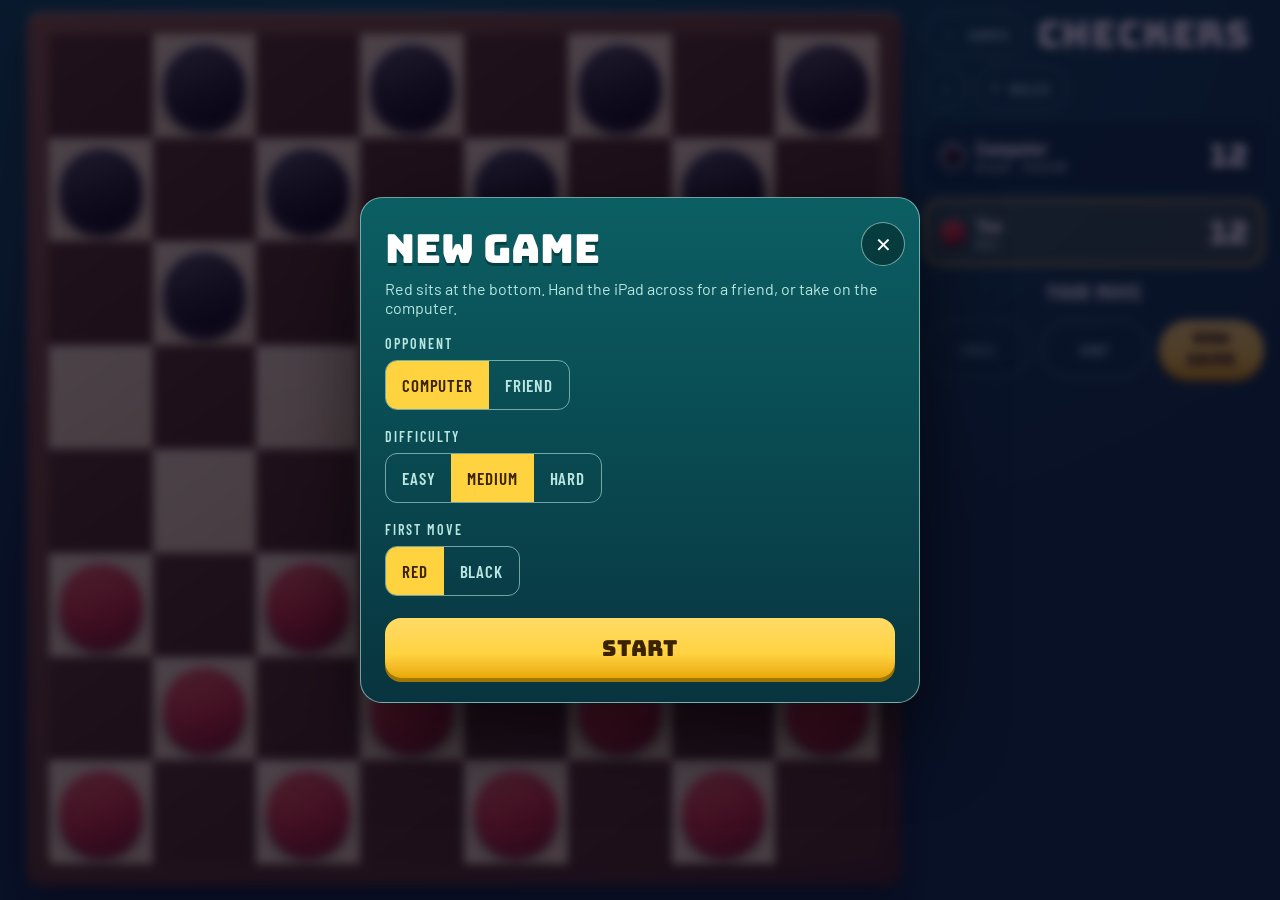
<file: games/checkers/index.html>
<!doctype html>
<html lang="en">
<head>
<meta charset="utf-8">
<meta name="viewport" content="width=device-width, initial-scale=1, viewport-fit=cover, user-scalable=no">
<meta name="apple-mobile-web-app-capable" content="yes">
<meta name="mobile-web-app-capable" content="yes">
<meta name="apple-mobile-web-app-status-bar-style" content="black-translucent">
<meta name="theme-color" content="#0d5a5a">
<title>Checkers</title>
<link rel="stylesheet" href="../../assets/kit.css">
<style>
/* Layout: portrait = top bar, player cards, status, square board, action row.
   Landscape (iPad sideways) = board on the left filling the height, side rail on the right. */
:root{
  --bg1:#0b5f63; --bg2:#08343f;
  --muted:#b9e6e1; --panel:rgba(0,30,35,.35); --line:rgba(185,230,225,.6);
  --accent:#ffd23f; --accent-2:#e9a800; --accent-ink:#3a2300;
  --light:#5a3518; --light-2:#4a2a12; --dark:#f3e0b8; --dark-2:#e6cd9b;
  --mark:#0b57d0;
  --red-hi:#ff6a5c; --red:#d32f2f; --red-lo:#7f1010;
  --blk-hi:#5a5a5a; --blk:#222; --blk-lo:#000;
}
.page{height:100%;display:grid;gap:12px;
  grid-template-columns:minmax(0,1fr);
  grid-template-rows:auto auto auto minmax(0,1fr) auto;
  grid-template-areas:"top" "players" "status" "board" "actions"}
.topbar{grid-area:top}
.players{grid-area:players}
.status{grid-area:status}
.boardArea{grid-area:board;display:flex;align-items:center;justify-content:center;min-height:0;container-type:size}
.actions{grid-area:actions;display:flex;gap:10px;justify-content:center;flex-wrap:wrap}
@media (orientation:landscape) and (min-width:700px){
  .page{grid-template-columns:minmax(0,1fr) clamp(260px,30vw,340px);
    grid-template-rows:auto auto auto minmax(0,1fr);
    grid-template-areas:"board top" "board players" "board status" "board actions"}
  .players{grid-template-columns:1fr}
  .actions{align-content:start;justify-content:stretch}
  .actions .btn{flex:1}
}

.board{
  --size:min(100cqw,100cqh);
  width:var(--size);height:var(--size);position:relative;border-radius:14px;
  padding:calc(var(--size) * .025);
  background:repeating-linear-gradient(92deg,rgba(255,255,255,.05) 0 3px,transparent 3px 11px),linear-gradient(145deg,#8a5a32,#5a3518 60%,#3e230f);
  box-shadow:0 18px 40px rgba(0,0,0,.45), inset 0 2px 0 rgba(255,255,255,.5), inset 0 -4px 0 rgba(0,0,0,.2);
}
.squares{position:relative;width:100%;height:100%;display:grid;grid-template:repeat(8,1fr)/repeat(8,1fr);border-radius:6px;overflow:hidden;box-shadow:inset 0 0 0 2px rgba(0,0,0,.25)}
.sq{background:linear-gradient(145deg,var(--light),var(--light-2));position:relative;border:none;padding:0}
.sq.d{background:linear-gradient(145deg,var(--dark),var(--dark-2))}
.sq.can::after{content:"";position:absolute;inset:34%;border-radius:50%;background:var(--mark);box-shadow:0 0 0 4px rgba(11,87,208,.35);animation:pulse 1.1s ease-in-out infinite}
.sq.last{box-shadow:inset 0 0 0 3px var(--mark)}
@keyframes pulse{50%{transform:scale(.8);opacity:.75}}
.pieces{position:absolute;inset:calc(var(--size) * .025);pointer-events:none}
.pc{
  position:absolute;width:12.5%;height:12.5%;padding:1.2%;
  transition:left .22s cubic-bezier(.3,.8,.3,1), top .22s cubic-bezier(.3,.8,.3,1), opacity .3s, transform .3s;
}
.pc i{display:block;width:100%;height:100%;border-radius:50%;position:relative;
  box-shadow:0 5px 0 var(--lo), 0 8px 12px rgba(0,0,0,.4);
  background:radial-gradient(circle at 50% 50%, transparent 52%, rgba(0,0,0,.18) 53%, transparent 58%, transparent 66%, rgba(255,255,255,.18) 67%, transparent 72%), linear-gradient(160deg,var(--hi),var(--c) 55%,var(--lo));
  transition:transform .15s ease, box-shadow .15s ease;
}
.pc.r{--hi:var(--red-hi);--c:var(--red);--lo:var(--red-lo)}
.pc.b{--hi:var(--blk-hi);--c:var(--blk);--lo:var(--blk-lo)}
.pc.b i{outline:1.5px solid rgba(255,255,255,.28);outline-offset:-1.5px}
.pc.k i::after{content:"♛";position:absolute;inset:0;display:grid;place-items:center;color:var(--accent);font-size:calc(var(--size) * .055);line-height:1;text-shadow:0 2px 0 rgba(0,0,0,.4)}
.pc.sel i{transform:translateY(-6%) scale(1.08);box-shadow:0 0 0 3px #fff, 0 0 0 7px var(--mark), 0 9px 0 var(--lo), 0 14px 18px rgba(0,0,0,.45)}
.pc.mov i{box-shadow:0 0 0 2px #fff, 0 0 0 5px var(--mark), 0 5px 0 var(--lo), 0 8px 12px rgba(0,0,0,.4)}
.pc.gone{opacity:0;transform:scale(.4)}
.pc.lift{z-index:5}
.pc.lift i{transform:scale(1.12)}
.pc.crown i{animation:crown .6s cubic-bezier(.3,1.6,.5,1)}
@keyframes crown{0%{transform:scale(1)}40%{transform:scale(1.3) rotate(-10deg)}100%{transform:none}}
.swatch.r{background:linear-gradient(160deg,var(--red-hi),var(--red) 55%,var(--red-lo))}
.swatch.b{background:linear-gradient(160deg,var(--blk-hi),var(--blk) 55%,var(--blk-lo));box-shadow:inset 0 0 0 2px rgba(255,255,255,.85)}
.thinking::after{content:"";animation:dots 1.2s steps(4) infinite}
@keyframes dots{0%{content:""}25%{content:"."}50%{content:".."}75%{content:"..."}}
@media (prefers-reduced-motion: reduce){ .pc{transition:none} .sq.can::after,.pc.crown i{animation:none} }
</style>
</head>
<body>
<div class="page">
  <header class="topbar">
    <a class="btn" href="../../index.html" aria-label="Back to all games">&#8592;<span class="wide">&nbsp;Games</span></a>
    <div class="logo">CHECKERS</div>
    <div class="btns">
      <button class="btn" id="btnSound" type="button">♪</button>
      <button class="btn" id="btnRules" type="button" aria-label="Rules">?<span class="wide">&nbsp;Rules</span></button>
    </div>
  </header>

  <section class="players" aria-label="Players">
    <div class="pcard" id="card1"><span class="swatch b"></span><div class="who"><div class="nm" id="name1">Computer</div><div class="sub" id="sub1">Black</div></div><div class="num" id="num1">12</div></div>
    <div class="pcard" id="card0"><span class="swatch r"></span><div class="who"><div class="nm" id="name0">You</div><div class="sub" id="sub0">Red</div></div><div class="num" id="num0">12</div></div>
  </section>

  <div class="status" id="status" role="status" aria-live="polite"></div>

  <div class="boardArea">
    <div class="board" id="board">
      <div class="squares" id="squares"></div>
      <div class="pieces" id="pieces"></div>
    </div>
  </div>

  <div class="actions">
    <button class="btn" id="btnUndo" type="button">Undo</button>
    <button class="btn" id="btnHint" type="button">Hint</button>
    <button class="btn primary" id="btnNew" type="button">New game</button>
  </div>
</div>

<div class="overlay" id="setup" hidden>
  <div class="sheet" role="dialog" aria-labelledby="setupTitle">
    <h2 id="setupTitle">New game</h2>
    <p class="sub">Red sits at the bottom. Hand the iPad across for a friend, or take on the computer.</p>
    <h4>Opponent</h4>
    <div class="seg" id="segMode"><button type="button" data-v="cpu">Computer</button><button type="button" data-v="2p">Friend</button></div>
    <div id="levelWrap">
      <h4>Difficulty</h4>
      <div class="seg" id="segLevel"><button type="button" data-v="easy">Easy</button><button type="button" data-v="medium">Medium</button><button type="button" data-v="hard">Hard</button></div>
    </div>
    <h4>First move</h4>
    <div class="seg" id="segFirst"><button type="button" data-v="0">Red</button><button type="button" data-v="1">Black</button></div>
    <button class="btn primary big go" id="btnStart" type="button">START</button>
  </div>
</div>

<div class="overlay" id="rulesBox" hidden>
  <div class="sheet" role="dialog" aria-labelledby="rulesTitle">
    <h2 id="rulesTitle">How to play</h2>
    <ol class="rules">
      <li>Pieces move one square diagonally forward onto a dark square.</li>
      <li>Jump over an opponent's piece into the empty square beyond to capture it. If another jump is available from there, keep going.</li>
      <li><b>Captures are required.</b> If you can jump, you must. Pieces that can capture glow when you have to.</li>
      <li>Reach the far row and your piece is crowned a <b>King</b>. Kings move and jump backward too.</li>
      <li>Win by capturing every opposing piece or leaving your opponent with no legal move.</li>
      <li>40 moves each with no capture and no plain piece moving is a draw.</li>
    </ol>
    <button class="btn primary big go" id="closeRules" type="button">GOT IT</button>
  </div>
</div>

<div class="overlay" id="overBox" hidden>
  <div class="sheet center" role="dialog" aria-labelledby="overTitle">
    <h2 id="overTitle">You win</h2>
    <p class="sub" id="overSub"></p>
    <button class="btn primary big go" id="btnAgain" type="button">PLAY AGAIN</button>
    <button class="btn go" id="btnChange" type="button" style="width:100%">Change settings</button>
    <a class="btn go" href="../../index.html" style="width:100%">Home</a>
  </div>
</div>

<script src="../../assets/kit.js"></script>
<script>
(function(){
'use strict';
const {sleep, sound, callout, confetti, stopConfetti, seg} = Kit;
const $ = id => document.getElementById(id);
const store = Kit.store('checkers');

/* ---------- Engine ----------
   Board: 64 squares, index = row*8 + col, row 0 at the top.
   Side 0 (red) sits at the bottom and moves up; side 1 (black) moves down.
   Values: 0 empty, 1 red man, 2 red king, -1 black man, -2 black king. */
const sgn = side => side === 0 ? 1 : -1;
const isDark = i => ((i >> 3) + (i & 7)) % 2 === 1;

function initial(){
  const b = new Array(64).fill(0);
  for (let i = 0; i < 64; i++){
    if (!isDark(i)) continue;
    const r = i >> 3;
    if (r < 3) b[i] = -1; else if (r > 4) b[i] = 1;
  }
  return b;
}
function dirsFor(v){
  const k = Math.abs(v) === 2;
  if (k) return [[-1,-1],[-1,1],[1,-1],[1,1]];
  return v > 0 ? [[-1,-1],[-1,1]] : [[1,-1],[1,1]];
}
const at = (r, c) => (r < 0 || r > 7 || c < 0 || c > 7) ? -1 : r * 8 + c;
const crownRow = v => v > 0 ? 0 : 7;

/* A move: {from, path:[landing squares], caps:[captured squares], crown} */
function jumpsFrom(b, from, v){
  const out = [];
  (function dfs(sq, path, caps){
    let extended = false;
    const r = sq >> 3, c = sq & 7;
    for (const [dr, dc] of dirsFor(v)){
      const mid = at(r + dr, c + dc), land = at(r + 2 * dr, c + 2 * dc);
      if (mid < 0 || land < 0) continue;
      if (b[mid] === 0 || Math.sign(b[mid]) === Math.sign(v) || caps.includes(mid)) continue;
      if (b[land] !== 0 && land !== from) continue;
      extended = true;
      const p2 = path.concat(land), c2 = caps.concat(mid);
      // a man that reaches the far row is crowned and the move ends there
      if (Math.abs(v) === 1 && (land >> 3) === crownRow(v)) out.push({from, path: p2, caps: c2, crown: true});
      else dfs(land, p2, c2);
    }
    if (!extended && path.length) out.push({from, path, caps, crown: false});
  })(from, [], []);
  return out;
}
function legalMoves(b, side){
  const s = sgn(side), jumps = [], steps = [];
  for (let i = 0; i < 64; i++){
    const v = b[i];
    if (!v || Math.sign(v) !== s) continue;
    jumps.push(...jumpsFrom(b, i, v));
    if (jumps.length) continue;
    const r = i >> 3, c = i & 7;
    for (const [dr, dc] of dirsFor(v)){
      const to = at(r + dr, c + dc);
      if (to >= 0 && b[to] === 0) steps.push({from: i, path: [to], caps: [], crown: Math.abs(v) === 1 && (to >> 3) === crownRow(v)});
    }
  }
  return jumps.length ? jumps : steps;
}
function apply(b, m){
  const nb = b.slice();
  let v = nb[m.from]; nb[m.from] = 0;
  for (const c of m.caps) nb[c] = 0;
  if (m.crown) v = Math.sign(v) * 2;
  nb[m.path[m.path.length - 1]] = v;
  return nb;
}
function count(b, side){ const s = sgn(side); let n = 0; for (const v of b) if (v && Math.sign(v) === s) n++; return n; }

/* Static evaluation from red's (side 0) point of view. */
function evaluate(b){
  let sc = 0, red = 0, blk = 0;
  for (let i = 0; i < 64; i++){
    const v = b[i]; if (!v) continue;
    const r = i >> 3, c = i & 7;
    const king = Math.abs(v) === 2;
    let val = king ? 165 : 100;
    if (!king) val += (v > 0 ? 7 - r : r) * 4;            // advancement
    if (c >= 2 && c <= 5 && r >= 2 && r <= 5) val += 6;    // centre
    if (!king && (v > 0 ? r === 7 : r === 0)) val += 8;    // back row guard
    if (c === 0 || c === 7) val -= 4;
    if (v > 0){ sc += val; red++; } else { sc -= val; blk++; }
  }
  // when ahead, trade down
  if (red > blk) sc += (24 - red - blk) * 3; else if (blk > red) sc -= (24 - red - blk) * 3;
  return sc;
}

let deadline = 0, aborted = false, nodes = 0;
function negamax(b, side, depth, alpha, beta){
  if ((++nodes & 1023) === 0 && performance.now() > deadline) aborted = true;
  if (aborted) return 0;
  const moves = legalMoves(b, side);
  if (!moves.length) return -100000 - depth;
  // extend forced captures so the search doesn't stop mid-exchange
  if (depth <= 0 && !(moves[0].caps.length && depth > -4)) return sgn(side) * evaluate(b);
  moves.sort((x, y) => y.caps.length - x.caps.length);
  let best = -Infinity;
  for (const m of moves){
    const v = -negamax(apply(b, m), 1 - side, depth - 1, -beta, -alpha);
    if (v > best) best = v;
    if (v > alpha) alpha = v;
    if (alpha >= beta) break;
  }
  return best;
}
function choose(b, side, level){
  const moves = legalMoves(b, side);
  if (moves.length === 1) return moves[0];
  if (level === 'easy' && Math.random() < 0.4) return moves[Math.floor(Math.random() * moves.length)];
  const maxD = level === 'easy' ? 2 : level === 'medium' ? 4 : 14;
  deadline = performance.now() + (level === 'hard' ? 900 : 400);
  aborted = false; nodes = 0;
  // shuffle so equal moves vary between games (adding noise to alpha-beta bounds would pick worse moves)
  for (let i = moves.length - 1; i > 0; i--){ const j = Math.floor(Math.random() * (i + 1)); [moves[i], moves[j]] = [moves[j], moves[i]]; }
  let pick = moves[0];
  for (let d = 1; d <= maxD; d++){
    let bestV = -Infinity, bestM = null, alpha = -Infinity;
    const order = moves.slice().sort((x, y) => (y === pick) - (x === pick));
    for (const m of order){
      const v = -negamax(apply(b, m), 1 - side, d - 1, -Infinity, -alpha);
      if (aborted) break;
      if (v > bestV){ bestV = v; bestM = m; }
      if (v > alpha) alpha = v;
    }
    if (aborted) break;
    pick = bestM;
    if (Math.abs(bestV) > 90000) break;
  }
  return pick;
}

/* ---------- State ---------- */
const cfg = Object.assign({mode: 'cpu', level: 'medium', first: 0}, store.get('cfg', {}));
let S = null;      // {board, turn, quiet, over, history, last}
let ids = [];      // piece element id on each square
let sel = -1, partial = [], busy = false, gen = 0, hintMove = null;

const isCpu = side => S.mode === 'cpu' && side === 1;
const names = () => S.mode === 'cpu' ? ['You', 'Computer'] : ['Player 1', 'Player 2'];

/* ---------- DOM ---------- */
const squaresEl = $('squares'), piecesEl = $('pieces');
Kit.fitSquare(document.querySelector('.boardArea'), document.querySelector('.board'));
const sqEls = [];
for (let i = 0; i < 64; i++){
  const el = document.createElement(isDark(i) ? 'button' : 'div');
  el.className = 'sq' + (isDark(i) ? ' d' : '');
  if (isDark(i)){ el.type = 'button'; el.dataset.i = i; }
  squaresEl.appendChild(el); sqEls.push(el);
}
const pieceEls = new Map(); let nextId = 1;
function pos(el, i){ el.style.left = ((i & 7) * 12.5) + '%'; el.style.top = ((i >> 3) * 12.5) + '%'; }
function buildPieces(){
  piecesEl.innerHTML = ''; pieceEls.clear(); ids = new Array(64).fill(0);
  S.board.forEach((v, i) => {
    if (!v) return;
    const el = document.createElement('div'); el.innerHTML = '<i></i>';
    const id = nextId++; pieceEls.set(id, el); ids[i] = id;
    pos(el, i); piecesEl.appendChild(el);
  });
}

function save(){ store.set('game', S); }

function render(){
  // pieces
  const moves = (!S.over && !busy && !isCpu(S.turn)) ? legalMoves(S.board, S.turn) : [];
  const movable = new Set(moves.map(m => m.from));
  const mustJump = moves.length && moves[0].caps.length;
  S.board.forEach((v, i) => {
    const el = pieceEls.get(ids[i]); if (!el) return;
    el.className = 'pc ' + (v > 0 ? 'r' : 'b') + (Math.abs(v) === 2 ? ' k' : '') + (i === sel ? ' sel' : '') + (mustJump && movable.has(i) && i !== sel ? ' mov' : '') + (hintMove && hintMove.from === i ? ' sel' : '');
  });
  // targets
  const targets = new Set();
  if (sel >= 0) moves.filter(m => m.from === sel && partial.every((p, k) => m.path[k] === p)).forEach(m => targets.add(m.path[partial.length]));
  if (hintMove) targets.add(hintMove.path[0]);
  sqEls.forEach((el, i) => {
    el.classList.toggle('can', targets.has(i));
    el.classList.toggle('last', !!S.last && (S.last.from === i || S.last.to === i));
    if (isDark(i)){
      const v = S.board[i];
      el.setAttribute('aria-label', 'Row ' + (8 - (i >> 3)) + ' column ' + ((i & 7) + 1) + (v ? (v > 0 ? ', red' : ', black') + (Math.abs(v) === 2 ? ' king' : '') : ', empty') + (targets.has(i) ? ', move here' : ''));
    }
  });
  // cards + status
  const n = names();
  $('name0').textContent = n[0]; $('name1').textContent = n[1];
  $('sub1').textContent = S.mode === 'cpu' ? 'Black · ' + S.level : 'Black';
  $('num0').textContent = count(S.board, 0); $('num1').textContent = count(S.board, 1);
  $('card0').classList.toggle('on', !S.over && S.turn === 0);
  $('card1').classList.toggle('on', !S.over && S.turn === 1);
  const st = $('status');
  st.classList.remove('thinking');
  if (S.over) st.textContent = S.over.text;
  else if (isCpu(S.turn)){ st.textContent = 'Computer is thinking'; st.classList.add('thinking'); }
  else {
    const who = S.mode === 'cpu' ? 'Your move' : n[S.turn] + "'s move";
    st.innerHTML = '';
    const b = document.createElement('b'); b.textContent = who; st.appendChild(b);
    if (partial.length) st.append(' · keep jumping');
    else if (mustJump) st.append(' · you must capture');
  }
  $('btnUndo').disabled = busy || !S.history.length;
  $('btnHint').disabled = busy || !!S.over || isCpu(S.turn);
}

/* Animate a move along its path, then commit it. */
async function play(m, fromIndex){
  const my = gen;
  busy = true; hintMove = null;
  const id = ids[m.from], el = pieceEls.get(id);
  el.classList.add('lift');
  for (let k = fromIndex || 0; k < m.path.length; k++){
    const to = m.path[k];
    pos(el, to);
    if (m.caps[k] !== undefined){
      const cel = pieceEls.get(ids[m.caps[k]]);
      setTimeout(() => cel && cel.classList.add('gone'), 120);
      sound.capture();
    } else sound.place();
    await sleep(260);
    if (my !== gen) return;
  }
  el.classList.remove('lift');
  // commit
  const before = S.board;
  S.board = apply(before, m);
  const to = m.path[m.path.length - 1];
  for (const c of m.caps){ const ce = pieceEls.get(ids[c]); if (ce) ce.remove(); pieceEls.delete(ids[c]); ids[c] = 0; }
  ids[to] = id; if (to !== m.from) ids[m.from] = 0;
  const wasMan = Math.abs(before[m.from]) === 1;
  S.quiet = (m.caps.length || wasMan) ? 0 : S.quiet + 1;
  S.last = {from: m.from, to};
  if (m.crown){ el.classList.add('k', 'crown'); sound.good(); callout('KING ME!'); }
  else if (m.caps.length > 1) callout(m.caps.length === 2 ? 'DOUBLE JUMP!' : m.caps.length + 'X JUMP!');
  S.turn = 1 - S.turn;
  sel = -1; partial = [];
  busy = false;
  checkOver();
  save(); render();
  if (!S.over) maybeCpu();
}

function checkOver(){
  if (!legalMoves(S.board, S.turn).length){
    const winner = 1 - S.turn;
    S.over = {winner, text: names()[winner] + (S.mode === 'cpu' && winner === 0 ? ' win!' : ' wins!')};
  } else if (S.quiet >= 80){
    S.over = {winner: -1, text: 'Draw'};
  }
  if (S.over) showOver();
}
function showOver(){
  const w = S.over.winner, n = names();
  $('overTitle').textContent = w < 0 ? 'Draw' : (S.mode === 'cpu' ? (w === 0 ? 'You win!' : 'Computer wins') : n[w] + ' wins!');
  $('overSub').textContent = w < 0 ? 'Forty quiet moves each. Nobody could break through.' :
    (S.mode === 'cpu' && w === 1 ? 'Shake it off and try again.' : (w === 0 ? 'Red' : 'Black') + ' takes the board with ' + count(S.board, w) + ' pieces left.');
  if (S.mode === 'cpu'){
    const rec = store.get('rec', {}); const r = rec[S.level] || {w: 0, l: 0, d: 0};
    if (w === 0) r.w++; else if (w === 1) r.l++; else r.d++;
    rec[S.level] = r; store.set('rec', rec);
    $('overSub').textContent += ' Record vs ' + S.level + ': ' + r.w + 'W · ' + r.l + 'L · ' + r.d + 'D.';
  }
  setTimeout(() => {
    $('overBox').hidden = false;
    if (w >= 0 && !(S.mode === 'cpu' && w === 1)){ sound.win(); confetti(['#d32f2f', '#ffd23f', '#222222', '#ffffff']); } else sound.bad();
  }, 700);
}

async function maybeCpu(){
  if (!S || S.over || !isCpu(S.turn)) return;
  const my = gen;
  busy = true; render();
  await sleep(450);
  const m = choose(S.board, 1, S.level);
  await sleep(250);
  if (my !== gen) return;
  busy = false;
  play(m);
}

/* ---------- Input ---------- */
squaresEl.addEventListener('click', e => {
  const t = e.target.closest('.sq.d'); if (!t) return;
  tap(+t.dataset.i);
});
function tap(i){
  if (!S || S.over || busy || isCpu(S.turn)) return;
  hintMove = null;
  const moves = legalMoves(S.board, S.turn);
  const v = S.board[i];
  if (!partial.length && v && Math.sign(v) === sgn(S.turn)){
    if (moves.some(m => m.from === i)){ sel = sel === i ? -1 : i; sound.click(); }
    else { sel = -1; if (moves[0] && moves[0].caps.length) callout('MUST JUMP'); }
    render(); return;
  }
  if (sel < 0) return;
  const cands = moves.filter(m => m.from === sel && partial.every((p, k) => m.path[k] === p) && m.path[partial.length] === i);
  if (!cands.length){ if (!partial.length){ sel = -1; render(); } return; }
  const done = cands.find(m => m.path.length === partial.length + 1);
  if (!partial.length) S.history.push({board: S.board.slice(), turn: S.turn, quiet: S.quiet, last: S.last});
  if (done && cands.length === 1){ const start = partial.length; partial = []; play(done, start); return; }
  // branching multi-jump: step the piece and wait for the next tap
  const el = pieceEls.get(ids[sel]);
  pos(el, i);
  const capSq = cands[0].caps[partial.length];
  const cel = pieceEls.get(ids[capSq]); if (cel) cel.classList.add('gone');
  sound.capture();
  partial.push(i);
  render();
}

/* ---------- Lifecycle ---------- */
function newGame(){
  gen++; stopConfetti();
  S = {board: initial(), turn: +cfg.first, quiet: 0, over: null, history: [], last: null, mode: cfg.mode, level: cfg.level};
  sel = -1; partial = []; busy = false; hintMove = null;
  $('overBox').hidden = true;
  buildPieces(); save(); render(); maybeCpu();
}
function undo(){
  if (busy || !S.history.length) return;
  gen++;
  const h = S.history.pop();
  Object.assign(S, {board: h.board, turn: h.turn, quiet: h.quiet, last: h.last, over: null});
  sel = -1; partial = []; hintMove = null;
  $('overBox').hidden = true;
  buildPieces(); save(); render(); maybeCpu();
}

$('btnUndo').addEventListener('click', undo);
$('btnHint').addEventListener('click', () => {
  if (busy || S.over || isCpu(S.turn)) return;
  sel = -1; partial = [];
  hintMove = choose(S.board, S.turn, 'medium'); render();
  setTimeout(() => { hintMove = null; render(); }, 2500);
});
$('btnNew').addEventListener('click', () => { syncSetup(); $('setup').hidden = false; });
$('btnStart').addEventListener('click', () => { store.set('cfg', cfg); $('setup').hidden = true; newGame(); });
$('btnRules').addEventListener('click', () => $('rulesBox').hidden = false);
$('closeRules').addEventListener('click', () => $('rulesBox').hidden = true);
$('btnAgain').addEventListener('click', newGame);
$('btnChange').addEventListener('click', () => { $('overBox').hidden = true; stopConfetti(); syncSetup(); $('setup').hidden = false; });
['setup', 'rulesBox'].forEach(id => $(id).addEventListener('click', e => { if (e.target.id === id && S) $(id).hidden = true; }));
Kit.sheetClose($('setup'), () => !!(S));
Kit.soundButton($('btnSound'));

const syncers = [
  seg($('segMode'), () => cfg.mode, v => { cfg.mode = v; $('levelWrap').hidden = v !== 'cpu'; }),
  seg($('segLevel'), () => cfg.level, v => cfg.level = v),
  seg($('segFirst'), () => cfg.first, v => cfg.first = +v)
];
function syncSetup(){ syncers.forEach(f => f()); $('levelWrap').hidden = cfg.mode !== 'cpu'; }

/* ---------- Boot ---------- */
const saved = store.get('game', null);
if (saved && saved.board && saved.board.length === 64 && !saved.over){
  S = saved; S.history = S.history || [];
  buildPieces(); render(); maybeCpu();
} else {
  S = {board: initial(), turn: 0, quiet: 0, over: null, history: [], last: null, mode: cfg.mode, level: cfg.level};
  buildPieces(); render();
  syncSetup(); $('setup').hidden = false;
}
})();
</script>
</body>
</html>
</file>
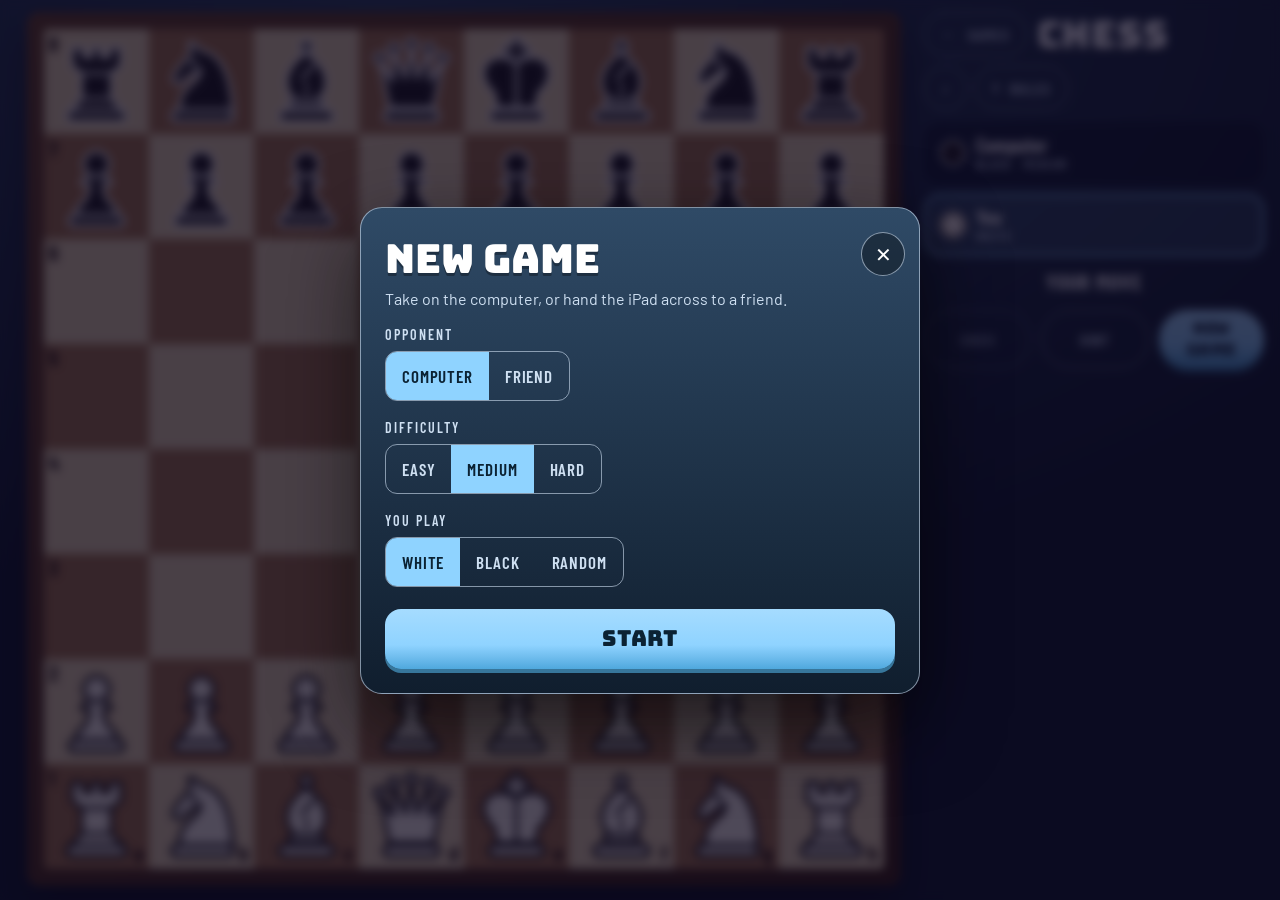
<file: games/chess/index.html>
<!doctype html>
<html lang="en">
<head>
<meta charset="utf-8">
<meta name="viewport" content="width=device-width, initial-scale=1, viewport-fit=cover, user-scalable=no">
<meta name="apple-mobile-web-app-capable" content="yes">
<meta name="mobile-web-app-capable" content="yes">
<meta name="apple-mobile-web-app-status-bar-style" content="black-translucent">
<meta name="theme-color" content="#1f3347">
<title>Chess</title>
<link rel="stylesheet" href="../../assets/kit.css">
<style>
/* Layout: portrait = top bar, player cards, status, square board, action row.
   Landscape = board on the left filling the height, side rail on the right. */
:root{
  --bg1:#2f4a66; --bg2:#101e2e;
  --muted:#cfe0f2; --panel:rgba(5,15,28,.45); --line:rgba(207,224,242,.6);
  --accent:#8fd3ff; --accent-2:#4fa8dd; --accent-ink:#0b2233;
  --light:#ecd9b0; --dark:#a9794b; --mark:#0b57d0; --danger:#d32f2f;
}
.page{height:100%;display:grid;gap:12px;
  grid-template-columns:minmax(0,1fr);
  grid-template-rows:auto auto auto minmax(0,1fr) auto;
  grid-template-areas:"top" "players" "status" "board" "actions"}
.topbar{grid-area:top}
.players{grid-area:players}
.status{grid-area:status}
.san{text-transform:none}
.boardArea{grid-area:board;display:flex;align-items:center;justify-content:center;min-height:0;container-type:size}
.actions{grid-area:actions;display:flex;gap:10px;justify-content:center;flex-wrap:wrap}
@media (orientation:landscape) and (min-width:700px){
  .page{grid-template-columns:minmax(0,1fr) clamp(260px,30vw,340px);
    grid-template-rows:auto auto auto minmax(0,1fr);
    grid-template-areas:"board top" "board players" "board status" "board actions"}
  .players{grid-template-columns:1fr}
  .actions{align-content:start;justify-content:stretch}
  .actions .btn{flex:1}
}
.board{
  --size:min(100cqw,100cqh);
  width:var(--size);height:var(--size);position:relative;border-radius:12px;
  padding:calc(var(--size) * .02);
  background:linear-gradient(145deg,#6b4526,#3e2410);
  box-shadow:0 18px 40px rgba(0,0,0,.45);
}
.squares{position:relative;width:100%;height:100%;display:grid;grid-template:repeat(8,1fr)/repeat(8,1fr);overflow:hidden;border-radius:4px}
.sq{position:relative;border:none;padding:0;background:var(--light);min-width:0;min-height:0}
.sq.d{background:var(--dark)}
.coord{position:absolute;font-family:var(--f-ui);font-weight:700;font-size:max(9px,calc(var(--size) * .024));line-height:1;color:#1d1006;pointer-events:none}
.coord.r{left:4%;top:4%}
.coord.f{right:6%;bottom:4%}
.sq.last{box-shadow:inset 0 0 0 calc(var(--size) * .006) var(--mark)}
.sq.sel{box-shadow:inset 0 0 0 calc(var(--size) * .008) #fff,inset 0 0 0 calc(var(--size) * .014) var(--mark)}
.sq.chk{box-shadow:inset 0 0 0 calc(var(--size) * .012) var(--danger);background:#f5b5a8}
.sq.d.chk{background:#c75a48}
.sq.hint{box-shadow:inset 0 0 0 calc(var(--size) * .012) #fff,inset 0 0 0 calc(var(--size) * .018) var(--mark)}
.sq.can::after{content:"";position:absolute;inset:34%;border-radius:50%;background:var(--mark);box-shadow:0 0 0 3px #fff}
.sq.take::after{content:"";position:absolute;inset:5%;border-radius:50%;border:calc(var(--size) * .008) solid var(--mark);box-shadow:0 0 0 2px #fff,inset 0 0 0 2px #fff}
.pieces{position:absolute;inset:calc(var(--size) * .02);pointer-events:none}
.pc{position:absolute;width:12.5%;height:12.5%;transition:left .2s cubic-bezier(.3,.8,.3,1),top .2s cubic-bezier(.3,.8,.3,1);z-index:1}
.pc.moved{z-index:2}
.pc svg,.promo svg{width:100%;height:100%;display:block}
.ink{stroke-width:1.6;stroke-linejoin:round;stroke-linecap:round}
.w .ink{fill:#fffaf0;stroke:#111}
.b .ink{fill:#1c1c1c;stroke:#f5f5f5}
.w .det{fill:none;stroke:#111;stroke-width:1.4;stroke-linecap:round}
.b .det{fill:none;stroke:#f5f5f5;stroke-width:1.4;stroke-linecap:round}
.w .eye{fill:#111} .b .eye{fill:#f5f5f5}
.swatch.w{background:#fffaf0;box-shadow:inset 0 0 0 2px #111,0 0 0 1.5px #fff}
.swatch.b{background:#1c1c1c;box-shadow:inset 0 0 0 2px rgba(255,255,255,.85)}
.promoRow{display:grid;grid-template-columns:repeat(4,1fr);gap:8px;margin-top:6px}
.promo{aspect-ratio:1;padding:6px;border-radius:12px;border:2px solid var(--line);background:var(--dark)}
.thinking::after{content:"";animation:dots 1.2s steps(4) infinite}
@keyframes dots{0%{content:""}25%{content:"."}50%{content:".."}75%{content:"..."}}
@media (prefers-reduced-motion: reduce){ .pc{transition:none} }
</style>
</head>
<body>
<div class="page">
  <header class="topbar">
    <a class="btn" href="../../index.html" aria-label="Back to all games">&#8592;<span class="wide">&nbsp;Games</span></a>
    <div class="logo">CHESS</div>
    <div class="btns">
      <button class="btn" id="btnSound" type="button">♪</button>
      <button class="btn" id="btnRules" type="button" aria-label="Rules">?<span class="wide">&nbsp;Rules</span></button>
    </div>
  </header>

  <section class="players" aria-label="Players">
    <div class="pcard" id="card1"><span class="swatch" id="swatch1"></span><div class="who"><div class="nm" id="name1"></div><div class="sub" id="sub1"></div></div><div class="num" id="score1"></div></div>
    <div class="pcard" id="card0"><span class="swatch" id="swatch0"></span><div class="who"><div class="nm" id="name0"></div><div class="sub" id="sub0"></div></div><div class="num" id="score0"></div></div>
  </section>

  <div class="status" id="status" role="status" aria-live="polite"></div>

  <div class="boardArea">
    <div class="board" id="board">
      <div class="squares" id="squares"></div>
      <div class="pieces" id="pieces" aria-hidden="true"></div>
    </div>
  </div>

  <div class="actions">
    <button class="btn" id="btnUndo" type="button">Undo</button>
    <button class="btn" id="btnHint" type="button">Hint</button>
    <button class="btn primary" id="btnNew" type="button">New game</button>
  </div>
</div>

<div class="overlay" id="setup" hidden>
  <div class="sheet" role="dialog" aria-labelledby="setupTitle">
    <h2 id="setupTitle">New game</h2>
    <p class="sub">Take on the computer, or hand the iPad across to a friend.</p>
    <h4>Opponent</h4>
    <div class="seg" id="segMode"><button type="button" data-v="cpu">Computer</button><button type="button" data-v="2p">Friend</button></div>
    <div id="cpuWrap">
      <h4>Difficulty</h4>
      <div class="seg" id="segLevel"><button type="button" data-v="easy">Easy</button><button type="button" data-v="medium">Medium</button><button type="button" data-v="hard">Hard</button></div>
      <h4>You play</h4>
      <div class="seg" id="segSide"><button type="button" data-v="white">White</button><button type="button" data-v="black">Black</button><button type="button" data-v="random">Random</button></div>
    </div>
    <button class="btn primary big go" id="btnStart" type="button">START</button>
  </div>
</div>

<div class="overlay" id="promoBox" hidden>
  <div class="sheet center" role="dialog" aria-labelledby="promoTitle">
    <h2 id="promoTitle">Promote</h2>
    <p class="sub">Choose a piece for your pawn.</p>
    <div class="promoRow" id="promoRow"></div>
  </div>
</div>

<div class="overlay" id="rulesBox" hidden>
  <div class="sheet" role="dialog" aria-labelledby="rulesTitle">
    <h2 id="rulesTitle">How to play</h2>
    <ol class="rules">
      <li>Tap a piece, then tap a marked square to move it. A dot is an empty square, and a ring is a capture.</li>
      <li>Put the enemy king in <b>checkmate</b> to win: it is under attack and nothing can stop it.</li>
      <li><b>Castling:</b> tap your king, then the square two to its left or right. Neither piece can have moved, and the king can't castle out of, through or into check.</li>
      <li><b>En passant:</b> if a pawn jumps two squares and lands beside your pawn, you can capture it as if it had moved one, on the very next move only.</li>
      <li><b>Promotion:</b> a pawn reaching the far row becomes a queen, rook, bishop or knight of your choice.</li>
      <li>The game is a draw by stalemate, threefold repetition, 50 moves without a capture or pawn move, or when neither side has enough pieces to mate.</li>
    </ol>
    <button class="btn primary big go" id="closeRules" type="button">GOT IT</button>
  </div>
</div>

<div class="overlay" id="overBox" hidden>
  <div class="sheet center" role="dialog" aria-labelledby="overTitle">
    <h2 id="overTitle">Checkmate</h2>
    <p class="sub" id="overSub"></p>
    <button class="btn primary big go" id="btnAgain" type="button">PLAY AGAIN</button>
    <button class="btn go" id="btnChange" type="button" style="width:100%">Change settings</button>
    <a class="btn go" href="../../index.html" style="width:100%">Home</a>
  </div>
</div>

<script src="../../assets/kit.js"></script>
<script>
(function(){
'use strict';
const {sleep, sound, callout, confetti, stopConfetti, seg} = Kit;
const $ = id => document.getElementById(id);
const store = Kit.store('chess');

/* ---------- Engine ----------
   Squares 0..63: a8 = 0, h8 = 7, a1 = 56, h1 = 63. Pieces: 1 pawn, 2 knight, 3 bishop, 4 rook, 5 queen, 6 king;
   positive = White, negative = Black. Castling rights bits: 1 White short, 2 White long, 4 Black short, 8 Black long.
   A move is {f, t, pr, x}: pr = promotion piece, x = 1 double step, 2 en passant, 3 castling. */
const START_FEN = 'rnbqkbnr/pppppppp/8/8/8/8/PPPPPPPP/RNBQKBNR w KQkq - 0 1';
const onBoard = (r, c) => r >= 0 && r < 8 && c >= 0 && c < 8;
const stepTable = deltas => Array.from({length: 64}, (_, s) => deltas
  .map(([dr, dc]) => [(s >> 3) + dr, (s & 7) + dc]).filter(([r, c]) => onBoard(r, c)).map(([r, c]) => r * 8 + c));
const KNIGHT = stepTable([[-2, -1], [-2, 1], [-1, -2], [-1, 2], [1, -2], [1, 2], [2, -1], [2, 1]]);
const KING = stepTable([[-1, -1], [-1, 0], [-1, 1], [0, -1], [0, 1], [1, -1], [1, 0], [1, 1]]);
const rayTable = dirs => Array.from({length: 64}, (_, s) => dirs.map(([dr, dc]) => {
  const out = []; let r = (s >> 3) + dr, c = (s & 7) + dc;
  while (onBoard(r, c)){ out.push(r * 8 + c); r += dr; c += dc; }
  return out;
}));
const DIAG = rayTable([[-1, -1], [-1, 1], [1, -1], [1, 1]]);
const LINE = rayTable([[-1, 0], [1, 0], [0, -1], [0, 1]]);
const CASTLE_KEEP = new Array(64).fill(15);
CASTLE_KEEP[63] = 14; CASTLE_KEEP[56] = 13; CASTLE_KEEP[60] = 12; CASTLE_KEEP[7] = 11; CASTLE_KEEP[0] = 7; CASTLE_KEEP[4] = 3;
const PIECE_LETTER = ' PNBRQK', sqName = s => 'abcdefgh'[s & 7] + (8 - (s >> 3));
const nameSq = n => (8 - +n[1]) * 8 + 'abcdefgh'.indexOf(n[0]);

function parseFen(fen){
  const [rows, turn, castle, ep, half, full] = fen.split(' ');
  const b = new Array(64).fill(0), kings = {};
  let s = 0;
  for (const ch of rows.replace(/\//g, '')){
    if (/\d/.test(ch)){ s += +ch; continue; }
    const v = PIECE_LETTER.indexOf(ch.toUpperCase()), side = ch === ch.toUpperCase() ? 1 : -1;
    b[s] = v * side;
    if (v === 6) kings[side] = s;
    s++;
  }
  let c = 0;
  if (castle.includes('K')) c |= 1; if (castle.includes('Q')) c |= 2;
  if (castle.includes('k')) c |= 4; if (castle.includes('q')) c |= 8;
  return {b, turn: turn === 'w' ? 1 : -1, castle: c, ep: ep === '-' ? -1 : nameSq(ep), half: +half || 0, full: +full || 1, wk: kings[1], bk: kings[-1]};
}
function attacked(p, s, by){
  const b = p.b, r = s >> 3, c = s & 7, pr = r + by;   // a White pawn attacks upward, so it sits one row below the target
  if (pr >= 0 && pr < 8){
    if (c > 0 && b[pr * 8 + c - 1] === by) return true;
    if (c < 7 && b[pr * 8 + c + 1] === by) return true;
  }
  const n = KNIGHT[s]; for (let i = 0; i < n.length; i++) if (b[n[i]] === 2 * by) return true;
  const k = KING[s]; for (let i = 0; i < k.length; i++) if (b[k[i]] === 6 * by) return true;
  for (const ray of DIAG[s]) for (let i = 0; i < ray.length; i++){
    const v = b[ray[i]]; if (!v) continue;
    if (v === 3 * by || v === 5 * by) return true;
    break;
  }
  for (const ray of LINE[s]) for (let i = 0; i < ray.length; i++){
    const v = b[ray[i]]; if (!v) continue;
    if (v === 4 * by || v === 5 * by) return true;
    break;
  }
  return false;
}
const inCheck = (p, side) => attacked(p, side === 1 ? p.wk : p.bk, -side);
function pseudoMoves(p, capsOnly){
  const b = p.b, us = p.turn, out = [];
  const add = (f, t, pr, x) => out.push({f, t, pr: pr || 0, x: x || 0});
  for (let s = 0; s < 64; s++){
    const v = b[s] * us;
    if (v <= 0) continue;
    if (v === 1){
      const dir = -8 * us, r = s >> 3, c = s & 7, promoRow = us === 1 ? 1 : 6, homeRow = us === 1 ? 6 : 1, t = s + dir;
      const push = (to, x) => {
        if (r === promoRow){ add(s, to, 5, x); if (!capsOnly){ add(s, to, 4, x); add(s, to, 3, x); add(s, to, 2, x); } }
        else add(s, to, 0, x);
      };
      if (!b[t]){
        if (!capsOnly || r === promoRow) push(t);
        if (!capsOnly && r === homeRow && !b[t + dir]) add(s, t + dir, 0, 1);
      }
      for (const dc of [-1, 1]){
        if (c + dc < 0 || c + dc > 7) continue;
        const to = t + dc;
        if (b[to] * us < 0) push(to);
        else if (to === p.ep) add(s, to, 0, 2);
      }
    } else if (v === 2 || v === 6){
      const steps = v === 2 ? KNIGHT[s] : KING[s];
      for (let i = 0; i < steps.length; i++){
        const t = steps[i], o = b[t] * us;
        if (o > 0 || (capsOnly && !o)) continue;
        add(s, t);
      }
      if (v === 6 && !capsOnly){
        const home = us === 1 ? 60 : 4, short = us === 1 ? 1 : 4, long = us === 1 ? 2 : 8;
        if (s === home && (p.castle & (short | long)) && !attacked(p, s, -us)){
          if ((p.castle & short) && !b[s + 1] && !b[s + 2] && !attacked(p, s + 1, -us)) add(s, s + 2, 0, 3);
          if ((p.castle & long) && !b[s - 1] && !b[s - 2] && !b[s - 3] && !attacked(p, s - 1, -us)) add(s, s - 2, 0, 3);
        }
      }
    } else {
      const sets = v === 3 ? [DIAG[s]] : v === 4 ? [LINE[s]] : [DIAG[s], LINE[s]];
      for (const set of sets) for (const ray of set) for (let i = 0; i < ray.length; i++){
        const t = ray[i], o = b[t] * us;
        if (o > 0) break;
        if (!capsOnly || o < 0) add(s, t);
        if (o < 0) break;
      }
    }
  }
  return out;
}
function makeMove(p, m){
  const b = p.b, us = p.turn, piece = b[m.f];
  const u = {cap: b[m.t], castle: p.castle, ep: p.ep, half: p.half};
  b[m.f] = 0;
  b[m.t] = m.pr ? m.pr * us : piece;
  if (m.x === 2){ const cs = m.t + 8 * us; u.cap = b[cs]; b[cs] = 0; }
  else if (m.x === 3){
    if (m.t > m.f){ b[m.f + 1] = b[m.f + 3]; b[m.f + 3] = 0; }
    else { b[m.f - 1] = b[m.f - 4]; b[m.f - 4] = 0; }
  }
  if (piece === 6) p.wk = m.t; else if (piece === -6) p.bk = m.t;
  p.castle &= CASTLE_KEEP[m.f] & CASTLE_KEEP[m.t];
  p.ep = m.x === 1 ? (m.f + m.t) >> 1 : -1;
  p.half = (Math.abs(piece) === 1 || u.cap) ? 0 : p.half + 1;
  if (us === -1) p.full++;
  p.turn = -us;
  return u;
}
function unmakeMove(p, m, u){
  const b = p.b, us = -p.turn, piece = m.pr ? us : b[m.t];
  b[m.f] = piece;
  if (m.x === 2){ b[m.t] = 0; b[m.t + 8 * us] = u.cap; }
  else b[m.t] = u.cap;
  if (m.x === 3){
    if (m.t > m.f){ b[m.f + 3] = b[m.f + 1]; b[m.f + 1] = 0; }
    else { b[m.f - 4] = b[m.f - 1]; b[m.f - 1] = 0; }
  }
  if (piece === 6) p.wk = m.f; else if (piece === -6) p.bk = m.f;
  p.castle = u.castle; p.ep = u.ep; p.half = u.half;
  if (us === -1) p.full--;
  p.turn = us;
}
function legalMoves(p){
  const us = p.turn, out = [];
  for (const m of pseudoMoves(p)){
    const u = makeMove(p, m);
    if (!inCheck(p, us)) out.push(m);
    unmakeMove(p, m, u);
  }
  return out;
}
function perft(p, d){
  if (!d) return 1;
  let n = 0;
  for (const m of legalMoves(p)){ const u = makeMove(p, m); n += perft(p, d - 1); unmakeMove(p, m, u); }
  return n;
}
/* Same position for repetition: en passant only counts when a pawn could actually take. */
function posKey(p){
  let ep = -1;
  if (p.ep >= 0){
    const c = p.ep & 7, from = p.ep + 8 * p.turn;
    if ((c > 0 && p.b[from - 1] === p.turn) || (c < 7 && p.b[from + 1] === p.turn)) ep = p.ep;
  }
  return p.b.join(',') + '|' + p.turn + '|' + p.castle + '|' + ep;
}
function insufficient(p){
  const minors = [];
  for (let s = 0; s < 64; s++){
    const v = Math.abs(p.b[s]);
    if (v === 1 || v === 4 || v === 5) return false;
    if (v === 2 || v === 3) minors.push({v, side: Math.sign(p.b[s]), shade: ((s >> 3) + (s & 7)) % 2});
  }
  if (minors.length <= 1) return true;
  return minors.length === 2 && minors[0].v === 3 && minors[1].v === 3 && minors[0].side !== minors[1].side && minors[0].shade === minors[1].shade;
}
/* The game's result in this position, or null. seen maps posKey -> times reached. */
function gameResult(p, seen){
  if (!legalMoves(p).length) return inCheck(p, p.turn) ? {type: 'mate', winner: -p.turn} : {type: 'stalemate'};
  if (insufficient(p)) return {type: 'material'};
  if (p.half >= 100) return {type: 'fifty'};
  if (seen && (seen[posKey(p)] || 0) >= 3) return {type: 'repetition'};
  return null;
}
function toSan(p, m){
  const piece = Math.abs(p.b[m.f]);
  let s;
  if (m.x === 3) s = m.t > m.f ? 'O-O' : 'O-O-O';
  else {
    const capture = p.b[m.t] || m.x === 2;
    if (piece === 1) s = (capture ? sqName(m.f)[0] + 'x' : '') + sqName(m.t) + (m.pr ? '=' + PIECE_LETTER[m.pr] : '');
    else {
      const rivals = legalMoves(p).filter(o => o.t === m.t && o.f !== m.f && Math.abs(p.b[o.f]) === piece);
      let dis = '';
      if (rivals.length){
        if (!rivals.some(o => (o.f & 7) === (m.f & 7))) dis = sqName(m.f)[0];
        else if (!rivals.some(o => (o.f >> 3) === (m.f >> 3))) dis = sqName(m.f)[1];
        else dis = sqName(m.f);
      }
      s = PIECE_LETTER[piece] + dis + (capture ? 'x' : '') + sqName(m.t);
    }
  }
  const u = makeMove(p, m);
  if (inCheck(p, p.turn)) s += legalMoves(p).length ? '+' : '#';
  unmakeMove(p, m, u);
  return s;
}

/* Computer player. Strength comes from a shallow search plus deliberate imprecision: LEVELS caps the look-ahead,
   adds noise to each move's score, and sometimes plays a random move. Hard was measured against Stockfish's rating
   limiter, so that it stays at or below about 1500. Hint is the only thing that uses a cleaner search. */
const LEVELS = {
  easy:   {depth: 1, quiet: false, noise: 150, slip: .30},
  medium: {depth: 2, quiet: true,  noise: 70,  slip: .12},
  hard:   {depth: 3, quiet: true,  noise: 30,  slip: .04},
  hint:   {depth: 3, quiet: true,  noise: 0,   slip: 0}
};
const VALUE = [0, 100, 320, 330, 500, 900, 20000], MATE = 100000, NODE_LIMIT = 400000;
const PST = {
  1: [0,0,0,0,0,0,0,0,50,50,50,50,50,50,50,50,10,10,20,30,30,20,10,10,5,5,10,25,25,10,5,5,0,0,0,20,20,0,0,0,5,-5,-10,0,0,-10,-5,5,5,10,10,-20,-20,10,10,5,0,0,0,0,0,0,0,0],
  2: [-50,-40,-30,-30,-30,-30,-40,-50,-40,-20,0,0,0,0,-20,-40,-30,0,10,15,15,10,0,-30,-30,5,15,20,20,15,5,-30,-30,0,15,20,20,15,0,-30,-30,5,10,15,15,10,5,-30,-40,-20,0,5,5,0,-20,-40,-50,-40,-30,-30,-30,-30,-40,-50],
  3: [-20,-10,-10,-10,-10,-10,-10,-20,-10,0,0,0,0,0,0,-10,-10,0,5,10,10,5,0,-10,-10,5,5,10,10,5,5,-10,-10,0,10,10,10,10,0,-10,-10,10,10,10,10,10,10,-10,-10,5,0,0,0,0,5,-10,-20,-10,-10,-10,-10,-10,-10,-20],
  4: [0,0,0,0,0,0,0,0,5,10,10,10,10,10,10,5,-5,0,0,0,0,0,0,-5,-5,0,0,0,0,0,0,-5,-5,0,0,0,0,0,0,-5,-5,0,0,0,0,0,0,-5,-5,0,0,0,0,0,0,-5,0,0,0,5,5,0,0,0],
  5: [-20,-10,-10,-5,-5,-10,-10,-20,-10,0,0,0,0,0,0,-10,-10,0,5,5,5,5,0,-10,-5,0,5,5,5,5,0,-5,0,0,5,5,5,5,0,-5,-10,5,5,5,5,5,0,-10,-10,0,5,0,0,0,0,-10,-20,-10,-10,-5,-5,-10,-10,-20],
  6: [-30,-40,-40,-50,-50,-40,-40,-30,-30,-40,-40,-50,-50,-40,-40,-30,-30,-40,-40,-50,-50,-40,-40,-30,-30,-40,-40,-50,-50,-40,-40,-30,-20,-30,-30,-40,-40,-30,-30,-20,-10,-20,-20,-20,-20,-20,-20,-10,20,20,0,0,0,0,20,20,20,30,10,0,0,10,30,20]
};
function evaluate(p){
  let score = 0;
  for (let s = 0; s < 64; s++){
    const v = p.b[s];
    if (v > 0) score += VALUE[v] + PST[v][s];
    else if (v < 0) score -= VALUE[-v] + PST[-v][s ^ 56];
  }
  return score * p.turn;
}
const orderScore = (p, m) => (p.b[m.t] ? 10 * VALUE[Math.abs(p.b[m.t])] - VALUE[Math.abs(p.b[m.f])] + 1000 : 0) + (m.pr ? VALUE[m.pr] : 0);
function byOrder(p, moves){ return moves.map(m => [orderScore(p, m), m]).sort((x, y) => y[0] - x[0]).map(x => x[1]); }
function quiesce(p, alpha, beta, ctl, qd){
  const stand = evaluate(p);
  if (stand >= beta || qd <= 0) return stand;
  if (stand > alpha) alpha = stand;
  const us = p.turn;
  for (const m of byOrder(p, pseudoMoves(p, true))){
    if (++ctl.nodes > NODE_LIMIT) return alpha;
    const u = makeMove(p, m);
    if (inCheck(p, us)){ unmakeMove(p, m, u); continue; }
    const v = -quiesce(p, -beta, -alpha, ctl, qd - 1);
    unmakeMove(p, m, u);
    if (v >= beta) return v;
    if (v > alpha) alpha = v;
  }
  return alpha;
}
function search(p, depth, alpha, beta, ply, ctl){
  if (p.half >= 100) return 0;
  if (depth <= 0) return ctl.quiet ? quiesce(p, alpha, beta, ctl, 6) : evaluate(p);
  if (++ctl.nodes > NODE_LIMIT) return evaluate(p);
  const us = p.turn;
  let best = -Infinity;
  for (const m of byOrder(p, pseudoMoves(p))){
    const u = makeMove(p, m);
    if (inCheck(p, us)){ unmakeMove(p, m, u); continue; }
    const v = -search(p, depth - 1, -beta, -alpha, ply + 1, ctl);
    unmakeMove(p, m, u);
    if (v > best) best = v;
    if (v > alpha) alpha = v;
    if (alpha >= beta) break;
  }
  if (best === -Infinity) return inCheck(p, us) ? -(MATE - ply) : 0;
  return best;
}
/* seen (optional) lets the search treat a third repetition as a draw at the root. */
function chooseMove(p, levelName, seen, settings){
  const cfg = settings || LEVELS[levelName], moves = legalMoves(p);
  if (!moves.length) return null;
  if (moves.length === 1) return moves[0];
  if (cfg.slip && Math.random() < cfg.slip) return moves[Math.floor(Math.random() * moves.length)];
  const ctl = {nodes: 0, quiet: cfg.quiet};
  let top = null, topV = -Infinity;
  for (const m of byOrder(p, moves)){
    const u = makeMove(p, m);
    const drawn = seen && (seen[posKey(p)] || 0) >= 2;
    let v = drawn ? 0 : -search(p, cfg.depth - 1, -Infinity, Infinity, 1, ctl);
    unmakeMove(p, m, u);
    if (Math.abs(v) < MATE - 1000) v += (Math.random() * 2 - 1) * cfg.noise;
    if (v > topV){ topV = v; top = m; }
  }
  return top;
}

/* ---------- State ---------- */
const cfg = Object.assign({mode: 'cpu', level: 'medium', side: 'white'}, store.get('cfg', {}));
const LEVEL_LABEL = {easy: 'Easy', medium: 'Medium', hard: 'Hard'};
let S = null, P = null, seen = {}, sel = -1, targets = [], pendingPromo = null, gen = 0, busy = false, hintMove = null, result = null, lastSan = '';
const isCpu = side => S.mode === 'cpu' && side !== S.human;
const flipped = () => S.mode === 'cpu' && S.human === -1;
const bottomSide = () => flipped() ? -1 : 1;
const sideName = side => side === 1 ? 'White' : 'Black';
const playerName = side => S.mode === 'cpu' ? (side === S.human ? 'You' : 'Computer') : sideName(side);
const save = () => store.set('game', {mode: S.mode, level: S.level, human: S.human, moves: S.moves, over: !!result});
const remember = () => { const k = posKey(P); seen[k] = (seen[k] || 0) + 1; };

/* The position is always rebuilt by replaying the moves, which is what makes Undo and resuming a saved game simple. */
function replay(moves){
  P = parseFen(START_FEN); seen = {}; remember(); lastSan = '';
  for (const r of moves){
    const m = legalMoves(P).find(o => o.f === r.f && o.t === r.t && o.pr === r.pr);
    if (!m) return false;
    lastSan = toSan(P, m);
    makeMove(P, m); remember();
  }
  result = gameResult(P, seen);
  return true;
}
function newGame(){
  gen++; stopConfetti();
  S = {mode: cfg.mode, level: cfg.level, moves: [],
    human: cfg.mode !== 'cpu' ? 1 : cfg.side === 'random' ? (Math.random() < .5 ? 1 : -1) : cfg.side === 'white' ? 1 : -1};
  sel = -1; targets = []; busy = false; hintMove = null; pendingPromo = null;
  $('overBox').hidden = true; $('promoBox').hidden = true;
  replay([]); save(); render(); maybeCpu();
}
function applyMove(m){
  const capture = P.b[m.t] || m.x === 2;
  lastSan = toSan(P, m);
  makeMove(P, m); remember();
  S.moves.push({f: m.f, t: m.t, pr: m.pr});
  sel = -1; targets = []; hintMove = null;
  result = gameResult(P, seen);
  save();
  const check = inCheck(P, P.turn);
  if (capture) sound.capture(); else sound.place();
  render(m);
  if (result) finish();
  else {
    if (check){ sound.good(); callout('CHECK!'); }
    maybeCpu();
  }
}
function finish(){
  const g = gen, r = result;
  const titles = {mate: 'Checkmate', stalemate: 'Stalemate', material: 'Draw', fifty: 'Draw', repetition: 'Draw'};
  const subs = {stalemate: 'No legal moves, but no check. The game is a draw.', material: 'Neither side has enough pieces to checkmate.',
    fifty: '50 moves went by without a capture or pawn move.', repetition: 'The same position came up three times.'};
  setTimeout(() => {
    if (g !== gen) return;
    if (r.type === 'mate'){
      const name = playerName(r.winner);
      $('overTitle').textContent = name === 'You' ? 'You win' : name + ' wins';
      $('overSub').textContent = `Checkmate in ${Math.ceil(S.moves.length / 2)} moves. Last move: ${lastSan}.`;
    } else {
      $('overTitle').textContent = titles[r.type];
      $('overSub').textContent = subs[r.type];
    }
    $('overBox').hidden = false;
    if (r.type === 'mate' && isCpu(r.winner)) sound.bad();
    else if (r.type === 'mate'){ sound.win(); confetti(['#fffaf0', '#1c1c1c', '#8fd3ff', '#a9794b']); }
  }, 700);
}
async function maybeCpu(){
  if (result || !isCpu(P.turn)) return;
  const g = gen;
  busy = true; render();
  await sleep(450);
  if (g !== gen) return;
  const m = chooseMove(P, S.level, seen);
  busy = false;
  applyMove(m);
}
function undo(){
  if (!S.moves.length || (busy && S.moves.length < 1)) return;
  gen++; busy = false;
  let n = 1;
  if (S.mode === 'cpu'){ n = isCpu(P.turn) ? 1 : 2; if (S.moves.length < n) n = S.moves.length; }
  S.moves.splice(S.moves.length - n, n);
  sel = -1; targets = []; hintMove = null;
  $('overBox').hidden = true; stopConfetti();
  replay(S.moves); save(); render(); maybeCpu();
}

/* ---------- Drawing ---------- */
const PIECE_ART = {
  1: '<circle class="ink" cx="22.5" cy="13" r="5.5"/><path class="ink" d="M19 18c-1.5 1-3 2-3 3.5h3.5c0 4-1.5 7.5-5.5 10.5v3h17v-3c-4-3-5.5-6.5-5.5-10.5H29c0-1.5-1.5-2.5-3-3.5z"/><rect class="ink" x="11" y="35" width="23" height="4.5" rx="1.5"/>',
  2: '<path class="ink" d="M13 35c0-6 2-9 7-13 1-1 2-3 2-5-2 2-4 3-6 4-1 2-3 3-5 2-1-1-1-2 0-4 2-3 5-6 7-9l-1-4c2 0 4 1 5 3 7 1 13 7 14 26z"/><circle class="eye" cx="19" cy="14.5" r="1.4"/><rect class="ink" x="10" y="35" width="26" height="4.5" rx="1.5"/>',
  3: '<circle class="ink" cx="22.5" cy="7.5" r="2.6"/><path class="ink" d="M22.5 10c5.5 4 8.5 8.5 8.5 13 0 3.5-2 6-3.5 7.5h-10C16 29 14 26.500 14 23c0-4.500 3-9 8.500-13z"/><path class="det" d="M25.500 15.500l-5 6M22.500 24v3"/><rect class="ink" x="15" y="30.500" width="15" height="3.500" rx="1"/><rect class="ink" x="11" y="35" width="23" height="4.500" rx="1.500"/>',
  4: '<path class="ink" d="M12 8h5v4h3.500V8h4v4H28V8h5v8l-4 3v11l4 4v1H12v-1l4-4V19l-4-3z"/><path class="det" d="M16 19h13M16 30h13"/><rect class="ink" x="10" y="35" width="25" height="4.500" rx="1.500"/>',
  5: '<path class="ink" d="M9 14l5.500 8L15 10l5 11 2.500-13L25 21l5-11 .5 12 5.500-8-4 20H13z"/><circle class="ink" cx="9" cy="12.500" r="2.300"/><circle class="ink" cx="15" cy="8.500" r="2.300"/><circle class="ink" cx="22.500" cy="6.500" r="2.300"/><circle class="ink" cx="30" cy="8.500" r="2.300"/><circle class="ink" cx="36" cy="12.500" r="2.300"/><rect class="ink" x="11" y="35" width="23" height="4.500" rx="1.500"/>',
  6: '<path class="ink" d="M20.500 4h4v3.500H28v4h-3.500V16h-4v-4.500H17v-4h3.500z"/><path class="ink" d="M22.500 15c3-3 8-4 11.500-1.500 4.500 3.500 3 10-2 14l-1 6.500H14l-1-6.500c-5-4-6.500-10.500-2-14C14.500 11 19.500 12 22.500 15z"/><path class="det" d="M22.500 16v17"/><rect class="ink" x="11" y="35" width="23" height="4.500" rx="1.500"/>'
};
const pieceSvg = v => `<svg viewBox="0 0 45 45" class="${v > 0 ? 'w' : 'b'}" aria-hidden="true">${PIECE_ART[Math.abs(v)]}</svg>`;
const PIECE_NAME = ['', 'pawn', 'knight', 'bishop', 'rook', 'queen', 'king'];
const squaresEl = $('squares'), piecesEl = $('pieces');
Kit.fitSquare(document.querySelector('.boardArea'), $('board'));
const sqEls = [];
for (let v = 0; v < 64; v++){
  const el = document.createElement('button');
  el.type = 'button'; el.dataset.v = v;
  squaresEl.appendChild(el); sqEls.push(el);
}
const place = (el, s) => {
  const v = flipped() ? 63 - s : s;
  el.style.left = ((v & 7) * 12.5) + '%'; el.style.top = ((v >> 3) * 12.5) + '%';
};
function renderBoard(moved){
  const flip = flipped(), last = S.moves[S.moves.length - 1];
  const checkSq = !result || result.type === 'mate' ? (inCheck(P, P.turn) ? (P.turn === 1 ? P.wk : P.bk) : -1) : -1;
  const canTo = new Map(targets.map(m => [m.t, m]));
  sqEls.forEach((el, v) => {
    const s = flip ? 63 - v : v, shade = ((s >> 3) + (s & 7)) % 2;
    let cls = 'sq' + (shade ? ' d' : '');
    if (last && (last.f === s || last.t === s)) cls += ' last';
    if (s === sel) cls += ' sel';
    if (s === checkSq) cls += ' chk';
    if (hintMove && (hintMove.f === s || hintMove.t === s)) cls += ' hint';
    const t = canTo.get(s);
    if (t) cls += P.b[s] || t.x === 2 ? ' take' : ' can';
    el.className = cls;
    const r = 8 - (s >> 3), f = 'abcdefgh'[s & 7];
    let coord = '';
    if (v % 8 === 0) coord += `<span class="coord r">${r}</span>`;
    if (v >> 3 === 7) coord += `<span class="coord f">${f}</span>`;
    el.innerHTML = coord;
    const piece = P.b[s];
    el.setAttribute('aria-label', f + r + (piece ? `, ${sideName(Math.sign(piece))} ${PIECE_NAME[Math.abs(piece)]}` : ''));
  });
  piecesEl.innerHTML = '';
  let movedEl = null;
  for (let s = 0; s < 64; s++){
    const v = P.b[s];
    if (!v) continue;
    const el = document.createElement('div');
    el.className = 'pc'; el.innerHTML = pieceSvg(v);
    if (moved && s === moved.t){ place(el, moved.f); el.classList.add('moved'); movedEl = el; }
    else place(el, s);
    piecesEl.appendChild(el);
  }
  if (movedEl){ void movedEl.offsetWidth; place(movedEl, moved.t); }
}
function materialLead(side){
  let n = 0;
  const worth = [0, 1, 3, 3, 5, 9, 0];
  for (let s = 0; s < 64; s++) n += worth[Math.abs(P.b[s])] * Math.sign(P.b[s]) * side;
  return n;
}
function render(moved){
  const bottom = bottomSide();
  [[0, bottom], [1, -bottom]].forEach(([seat, side]) => {
    $('name' + seat).textContent = playerName(side);
    $('sub' + seat).textContent = sideName(side) + (isCpu(side) ? ' · ' + LEVEL_LABEL[S.level] : '');
    $('swatch' + seat).className = 'swatch ' + (side === 1 ? 'w' : 'b');
    const lead = materialLead(side);
    $('score' + seat).textContent = lead > 0 ? '+' + lead : '';
    $('card' + seat).classList.toggle('on', !result && P.turn === side);
  });
  const st = $('status');
  st.className = 'status';
  const san = `<span class="san">${lastSan}</span>`;
  if (result){
    if (result.type === 'mate') st.innerHTML = `<b>Checkmate</b> · ${san}`;
    else st.innerHTML = `<b>Draw</b> · ${san}`;
  } else if (busy || isCpu(P.turn)){
    st.innerHTML = (lastSan ? san + ' · ' : '') + 'Computer is thinking';
    st.classList.add('thinking');
  } else {
    const you = S.mode === 'cpu' ? 'Your move' : sideName(P.turn) + "'s move";
    const note = inCheck(P, P.turn) ? 'check' : lastSan && san;
    st.innerHTML = `<b>${you}</b>` + (note ? ' · ' + note : '');
  }
  $('btnUndo').disabled = !S.moves.length || (S.mode === 'cpu' && !S.moves.some((_, i) => i % 2 === (S.human === 1 ? 0 : 1)));
  $('btnHint').disabled = !!result || busy || isCpu(P.turn);
  renderBoard(moved);
}

/* ---------- Input ---------- */
function tapSquare(s){
  if (result || busy || isCpu(P.turn)) return;
  const onTarget = targets.filter(m => m.t === s);
  if (onTarget.length){
    if (onTarget.length > 1){ pendingPromo = onTarget; showPromo(); return; }
    applyMove(onTarget[0]);
    return;
  }
  if (P.b[s] * P.turn > 0 && s !== sel){
    sel = s;
    targets = legalMoves(P).filter(m => m.f === s);
    sound.click();
  } else { sel = -1; targets = []; }
  hintMove = null;
  renderBoard();
}
function showPromo(){
  const row = $('promoRow'), side = P.turn;
  row.innerHTML = '';
  [5, 4, 3, 2].forEach(pr => {
    const b = document.createElement('button');
    b.type = 'button'; b.className = 'promo'; b.setAttribute('aria-label', PIECE_NAME[pr]);
    b.innerHTML = pieceSvg(pr * side);
    b.addEventListener('click', () => {
      const m = pendingPromo.find(x => x.pr === pr);
      pendingPromo = null; $('promoBox').hidden = true;
      applyMove(m);
    });
    row.appendChild(b);
  });
  $('promoBox').hidden = false;
}
squaresEl.addEventListener('click', e => {
  const el = e.target.closest('.sq'); if (!el) return;
  const v = +el.dataset.v;
  tapSquare(flipped() ? 63 - v : v);
});
$('btnUndo').addEventListener('click', undo);
$('btnHint').addEventListener('click', () => {
  if (result || busy || isCpu(P.turn)) return;
  sel = -1; targets = [];
  const m = chooseMove(P, 'hint', seen);
  hintMove = m; renderBoard();
  setTimeout(() => { if (hintMove === m){ hintMove = null; renderBoard(); } }, 2500);
});
$('btnNew').addEventListener('click', () => { syncSetup(); $('setup').hidden = false; });
$('btnStart').addEventListener('click', () => { store.set('cfg', cfg); $('setup').hidden = true; newGame(); });
$('btnRules').addEventListener('click', () => $('rulesBox').hidden = false);
$('closeRules').addEventListener('click', () => $('rulesBox').hidden = true);
$('btnAgain').addEventListener('click', newGame);
$('btnChange').addEventListener('click', () => { $('overBox').hidden = true; stopConfetti(); syncSetup(); $('setup').hidden = false; });
$('promoBox').addEventListener('click', e => { if (e.target.id === 'promoBox'){ pendingPromo = null; $('promoBox').hidden = true; } });
['setup', 'rulesBox'].forEach(id => $(id).addEventListener('click', e => { if (e.target.id === id && S) $(id).hidden = true; }));
Kit.sheetClose($('setup'), () => !!(S));
Kit.soundButton($('btnSound'));

const syncers = [
  seg($('segMode'), () => cfg.mode, v => { cfg.mode = v; $('cpuWrap').hidden = v !== 'cpu'; }),
  seg($('segLevel'), () => cfg.level, v => cfg.level = v),
  seg($('segSide'), () => cfg.side, v => cfg.side = v)
];
function syncSetup(){ syncers.forEach(f => f()); $('cpuWrap').hidden = cfg.mode !== 'cpu'; }

/* ---------- Boot ---------- */
const saved = store.get('game', null);
if (saved && saved.moves && !saved.over){
  S = {mode: saved.mode, level: saved.level, human: saved.human, moves: saved.moves};
  if (!replay(S.moves)){ S.moves = []; replay([]); }
  render();
  if (result) finish(); else maybeCpu();
} else {
  S = {mode: cfg.mode, level: cfg.level, human: 1, moves: []};
  replay([]); render();
  syncSetup(); $('setup').hidden = false;
}
})();
</script>
</body>
</html>
</file>
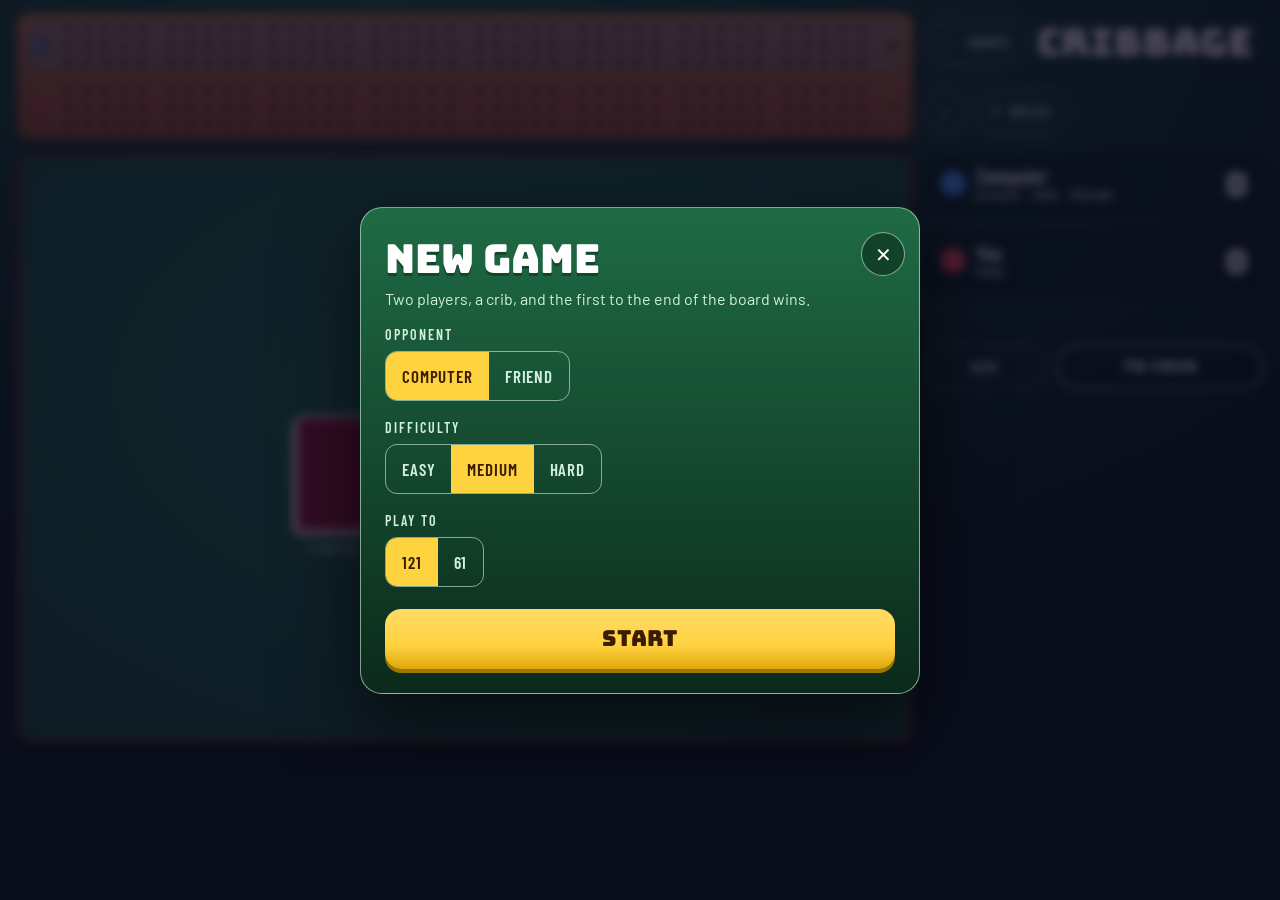
<file: games/cribbage/index.html>
<!doctype html>
<html lang="en">
<head>
<meta charset="utf-8">
<meta name="viewport" content="width=device-width, initial-scale=1, viewport-fit=cover, user-scalable=no">
<meta name="apple-mobile-web-app-capable" content="yes">
<meta name="mobile-web-app-capable" content="yes">
<meta name="apple-mobile-web-app-status-bar-style" content="black-translucent">
<meta name="theme-color" content="#0f3a26">
<title>Cribbage</title>
<link rel="stylesheet" href="../../assets/kit.css">
<style>
/* Layout: portrait = top bar, player cards, status, pegboard, felt table, your hand, action row.
   Landscape = pegboard, table and hand on the left; side rail on the right. */
:root{
  --bg1:#1f6b45; --bg2:#0b2a1b;
  --muted:#d3f0de; --panel:rgba(0,30,15,.4); --line:rgba(211,240,222,.6);
  --accent:#ffd23f; --accent-2:#e0a800; --accent-ink:#3a1c00;
  --p0:#ff5a5a; --p1:#4aa3ff;
  --cw:clamp(44px,min(14vw,9.5vh),84px);
}
.page{height:100%;display:grid;gap:10px;
  grid-template-columns:minmax(0,1fr);
  grid-template-rows:auto auto auto auto minmax(0,1fr) auto auto;
  grid-template-areas:"top" "players" "status" "pegs" "table" "hand" "actions"}
.topbar{grid-area:top}
.players{grid-area:players}
.status{grid-area:status}
.pegs{grid-area:pegs;border-radius:14px;background:linear-gradient(180deg,#b9824a,#8a5a2b);padding:6px 8px;
  box-shadow:inset 0 0 0 2px rgba(0,0,0,.25),0 8px 20px rgba(0,0,0,.35)}
.pegs svg{width:100%;height:auto;display:block;max-height:22vh}
.table{grid-area:table;min-height:0;border-radius:18px;position:relative;overflow:hidden;
  background:radial-gradient(90% 90% at 50% 40%,#23784d,#155234);box-shadow:inset 0 0 0 5px #5a3518,0 14px 30px rgba(0,0,0,.4);
  display:flex;flex-direction:column;align-items:center;justify-content:space-between;padding:10px;gap:6px}
.hand{grid-area:hand;display:flex;justify-content:center;gap:6px;flex-wrap:nowrap;padding:6px 0 4px;min-height:calc(var(--cw) * 1.4 + 14px)}
.actions{grid-area:actions;display:flex;gap:10px;justify-content:center}
.actions .btn{flex:1;max-width:220px}
.actions #btnMain{flex:2}
@media (orientation:landscape) and (min-width:700px){
  .page{grid-template-columns:minmax(0,1fr) clamp(250px,30vw,340px);
    grid-template-rows:auto auto auto auto minmax(0,1fr) auto;
    grid-template-areas:"pegs top" "table players" "table status" "table actions" "table ." "hand ."}
  .players{grid-template-columns:1fr}
  .actions .btn,.actions #btnMain{max-width:none}
  :root{--cw:clamp(40px,min(9vw,12vh),84px)}
}
@media (orientation:landscape) and (min-width:700px) and (max-height:520px){
  .page{grid-template-columns:minmax(0,1fr) clamp(300px,40vw,400px);gap:6px}
  .topbar .logo,.topbar .wide,.pcard .swatch{display:none}
  .topbar{justify-content:space-between;flex-wrap:nowrap}
  .players{grid-template-columns:1fr 1fr}
  .pcard{padding:4px 10px}
  .status{font-size:15px;letter-spacing:.02em}
  .btn{min-height:40px}
  .table{padding:6px}
}
.swatch.p0{background:var(--p0)} .swatch.p1{background:var(--p1)}

/* Cards */
.cardf{--w:var(--cw);width:var(--w);height:calc(var(--w) * 1.4);border-radius:calc(var(--w) * .1);flex:none;position:relative;padding:0;
  background:#fffdf7;border:1px solid #b9b2a0;box-shadow:0 2px 4px rgba(0,0,0,.35);color:#1c1c1c;font-family:var(--f-ui);font-weight:700;
  transition:transform .15s ease,box-shadow .15s ease}
.cardf.red{color:#c8202f}
.cardf .tl{position:absolute;left:7%;top:4%;line-height:.95;font-size:calc(var(--w) * .3);text-align:center}
.cardf .tl i{display:block;font-style:normal;font-size:.8em}
.cardf .big{position:absolute;right:8%;bottom:4%;font-size:calc(var(--w) * .52);line-height:1}
.cardf.back{background:repeating-linear-gradient(45deg,#a3263a 0 5px,#8a1c2e 5px 10px);border:3px solid #fffdf7}
.cardf.sm{--w:calc(var(--cw) * .62)}
.cardf.xs{--w:calc(var(--cw) * .5)}
button.cardf{cursor:pointer}
.cardf.sel{transform:translateY(-16%);box-shadow:0 0 0 3px var(--accent),0 8px 14px rgba(0,0,0,.4)}
.cardf.can{box-shadow:0 0 0 3px var(--accent),0 2px 4px rgba(0,0,0,.35)}
.cardf.off{filter:brightness(.6)}
.cardf.new{animation:deal .3s cubic-bezier(.3,1.4,.5,1)}
@keyframes deal{from{transform:translateY(-30%) scale(1.15);opacity:0}}
.cardf.mine{box-shadow:0 0 0 2px var(--p0),0 2px 4px rgba(0,0,0,.35)}
.cardf.theirs{box-shadow:0 0 0 2px var(--p1),0 2px 4px rgba(0,0,0,.35)}

.oppRow{display:flex;gap:4px;align-items:center;min-height:calc(var(--cw) * .7)}
.oppRow .cardf{margin-left:calc(var(--cw) * -.22)}
.oppRow .cardf:first-child{margin-left:0}
.mid{display:flex;align-items:center;justify-content:center;gap:clamp(10px,4vw,30px);width:100%;flex:1;min-height:0}
.spot{display:flex;flex-direction:column;align-items:center;gap:4px}
.lbl{font-family:var(--f-ui);font-weight:600;font-size:13px;letter-spacing:.1em;text-transform:uppercase;color:var(--muted);white-space:nowrap}
.pile{display:flex;align-items:center;min-width:calc(var(--cw) * 1.2);min-height:calc(var(--cw) * 1.4)}
.pile .cardf{margin-left:calc(var(--cw) * -.6)}
.pile .cardf:first-child{margin-left:0}
.count{font-family:var(--f-display);font-size:clamp(22px,5vmin,40px);line-height:1;color:#fff;text-shadow:0 3px 0 rgba(0,0,0,.35)}
.slot{width:var(--cw);height:calc(var(--cw) * 1.4);border-radius:calc(var(--cw) * .1);border:2px dashed rgba(255,255,255,.35)}
.slot.sm{width:calc(var(--cw) * .62);height:calc(var(--cw) * .868)}
.stack{position:relative}
.stack .cardf + .cardf{position:absolute;left:3px;top:-3px}

.peg{transition:transform .5s cubic-bezier(.3,1.2,.5,1)}

/* Show dialog */
.showCards{display:flex;flex-wrap:wrap;gap:6px;justify-content:center;margin:6px 0 10px}
.showCards .plus{align-self:center;font-family:var(--f-display);font-size:22px;color:var(--muted)}
.tally{list-style:none;margin:0;padding:0;font-family:var(--f-ui);font-size:19px;font-weight:600}
.tally li{display:flex;justify-content:space-between;gap:10px;padding:5px 2px;border-bottom:1px solid rgba(255,255,255,.15)}
.tally li.tot{border:none;font-family:var(--f-display);font-weight:400;font-size:24px;color:var(--accent)}
.thinking::after{content:"";animation:dots 1.2s steps(4) infinite}
@keyframes dots{0%{content:""}25%{content:"."}50%{content:".."}75%{content:"..."}}
@media (prefers-reduced-motion: reduce){ .peg,.cardf{transition:none} .cardf.new{animation:none} }
</style>
</head>
<body>
<div class="page">
  <header class="topbar">
    <a class="btn" href="../../index.html" aria-label="Back to all games">&#8592;<span class="wide">&nbsp;Games</span></a>
    <div class="logo">CRIBBAGE</div>
    <div class="btns">
      <button class="btn" id="btnSound" type="button">♪</button>
      <button class="btn" id="btnRules" type="button" aria-label="Rules">?<span class="wide">&nbsp;Rules</span></button>
    </div>
  </header>

  <section class="players" aria-label="Players">
    <div class="pcard" id="card1"><span class="swatch p1"></span><div class="who"><div class="nm" id="name1"></div><div class="sub" id="sub1"></div></div><div class="num" id="score1">0</div></div>
    <div class="pcard" id="card0"><span class="swatch p0"></span><div class="who"><div class="nm" id="name0"></div><div class="sub" id="sub0"></div></div><div class="num" id="score0">0</div></div>
  </section>

  <div class="status" id="status" role="status" aria-live="polite"></div>

  <div class="pegs" aria-hidden="true"><svg id="pegSvg" xmlns="http://www.w3.org/2000/svg"></svg></div>

  <div class="table" id="table">
    <div class="oppRow" id="oppRow" aria-label="Opponent's cards"></div>
    <div class="mid">
      <div class="spot"><div id="starter"></div><div class="lbl">Starter</div></div>
      <div class="spot"><div class="pile" id="pile"></div><div class="count" id="count"></div></div>
      <div class="spot"><div id="crib"></div><div class="lbl" id="cribLbl">Crib</div></div>
    </div>
  </div>

  <div class="hand" id="hand" aria-label="Your cards"></div>

  <div class="actions">
    <button class="btn" id="btnNew" type="button">New</button>
    <button class="btn primary" id="btnMain" type="button">TO CRIB</button>
  </div>
</div>

<div class="overlay" id="setup" hidden>
  <div class="sheet" role="dialog" aria-labelledby="setupTitle">
    <h2 id="setupTitle">New game</h2>
    <p class="sub">Two players, a crib, and the first to the end of the board wins.</p>
    <h4>Opponent</h4>
    <div class="seg" id="segMode"><button type="button" data-v="cpu">Computer</button><button type="button" data-v="2p">Friend</button></div>
    <div id="levelWrap">
      <h4>Difficulty</h4>
      <div class="seg" id="segLevel"><button type="button" data-v="easy">Easy</button><button type="button" data-v="medium">Medium</button><button type="button" data-v="hard">Hard</button></div>
    </div>
    <h4>Play to</h4>
    <div class="seg" id="segTarget"><button type="button" data-v="121">121</button><button type="button" data-v="61">61</button></div>
    <button class="btn primary big go" id="btnStart" type="button">START</button>
  </div>
</div>

<div class="overlay" id="rulesBox" hidden>
  <div class="sheet" role="dialog" aria-labelledby="rulesTitle">
    <h2 id="rulesTitle">How to play</h2>
    <ol class="rules">
      <li>Each player gets 6 cards and puts 2 face down into the <b>crib</b>. The crib belongs to the dealer, and the deal alternates every hand.</li>
      <li>The top card of the deck is turned up as the <b>starter</b>. If it's a Jack, the dealer pegs 2 (<i>his heels</i>).</li>
      <li><b>The play:</b> starting with the non-dealer, take turns laying a card and calling the running total, which can't go past 31. Face cards count 10 and Aces 1.</li>
      <li>During the play you score for making the count <b>15</b> (2) or <b>31</b> (2), for a <b>pair</b> with the last card (2; three of a kind 6, four 12), and for a <b>run</b> of 3 or more among the latest cards, in any order (1 per card).</li>
      <li>If you can't play without passing 31, you say <b>go</b>. Your opponent keeps playing if they can, and whoever plays the last card before the count restarts pegs 1 (2 for exactly 31). The last card of the hand also scores 1.</li>
      <li><b>The show:</b> each hand counts with the starter: every combination adding to 15 scores 2, each pair 2, each run 1 per card, four cards of one suit 4 (5 with the starter), and the Jack matching the starter's suit 1 (<i>nobs</i>). The non-dealer counts first, then the dealer, then the dealer's crib. A crib flush needs all five cards.</li>
      <li>The first player to reach 121 (or 61 in a short game) wins, even in the middle of a hand. Win before your opponent passes 90 and it's a <b>skunk</b>.</li>
    </ol>
    <button class="btn primary big go" id="closeRules" type="button">GOT IT</button>
  </div>
</div>

<div class="overlay" id="veil" hidden>
  <div class="sheet center" role="dialog" aria-labelledby="veilTitle">
    <h2 id="veilTitle">Your turn</h2>
    <p class="sub">Pass the iPad over, then show your cards.</p>
    <button class="btn primary big go" id="btnVeil" type="button">SHOW MY CARDS</button>
  </div>
</div>

<div class="overlay" id="showBox" hidden>
  <div class="sheet center" role="dialog" aria-labelledby="showTitle">
    <h2 id="showTitle">Your hand</h2>
    <div class="showCards" id="showCards"></div>
    <ul class="tally" id="tally"></ul>
    <button class="btn primary big go" id="btnShowNext" type="button">NEXT</button>
  </div>
</div>

<div class="overlay" id="overBox" hidden>
  <div class="sheet center" role="dialog" aria-labelledby="overTitle">
    <h2 id="overTitle">You win</h2>
    <p class="sub" id="overSub"></p>
    <button class="btn primary big go" id="btnAgain" type="button">PLAY AGAIN</button>
    <button class="btn go" id="btnChange" type="button" style="width:100%">Change settings</button>
    <a class="btn go" href="../../index.html" style="width:100%">Home</a>
  </div>
</div>

<script src="../../assets/kit.js"></script>
<script>
(function(){
'use strict';
const {sleep, sound, callout, confetti, stopConfetti, seg} = Kit;
const $ = id => document.getElementById(id);
const store = Kit.store('cribbage');

/* ---------- Engine ----------
   A card is 0..51: rank = c % 13 + 1 (Ace 1 .. King 13), suit = floor(c / 13). */
const rank = c => c % 13 + 1, suit = c => Math.floor(c / 13), val = c => Math.min(10, rank(c));
const RN = ['', 'A', '2', '3', '4', '5', '6', '7', '8', '9', '10', 'J', 'Q', 'K'];
const SU = ['♠', '♥', '♦', '♣'];
const cardName = c => RN[rank(c)] + SU[suit(c)];
function shuffle(a){ for (let i = a.length - 1; i > 0; i--){ const j = Math.floor(Math.random() * (i + 1)); [a[i], a[j]] = [a[j], a[i]]; } return a; }
const freshDeck = () => shuffle([...Array(52).keys()]);

/* Score a hand of 4 (plus the starter, if given) in the show. Returns {items: [[label, pts]], total}. */
function scoreHand(hand, starter, crib){
  const all = starter == null ? hand.slice() : hand.concat([starter]), n = all.length, items = [];
  let f = 0;
  for (let m = 1; m < 1 << n; m++){ let s = 0; for (let i = 0; i < n; i++) if (m & 1 << i) s += val(all[i]); if (s === 15) f++; }
  if (f) items.push([f === 1 ? 'Fifteen' : `Fifteens ×${f}`, 2 * f]);
  const cnt = Array(15).fill(0);
  all.forEach(c => cnt[rank(c)]++);
  for (let r = 1; r <= 13; r++) if (cnt[r] >= 2) items.push([['', '', 'Pair', 'Three of a kind', 'Four of a kind'][cnt[r]] + ` (${RN[r]}s)`, [0, 0, 2, 6, 12][cnt[r]]]);
  for (let r = 1; r <= 13;){
    if (!cnt[r]){ r++; continue; }
    let e = r, mult = 1;
    while (e <= 13 && cnt[e]){ mult *= cnt[e]; e++; }
    const len = e - r;
    if (len >= 3) items.push([`Run of ${len}` + (mult > 1 ? ` ×${mult}` : ''), len * mult]);
    r = e;
  }
  if (hand.length === 4 && hand.every(c => suit(c) === suit(hand[0]))){
    const five = starter != null && suit(starter) === suit(hand[0]);
    if (five) items.push(['Flush of 5', 5]); else if (!crib) items.push(['Flush', 4]);
  }
  if (starter != null && hand.some(c => rank(c) === 11 && suit(c) === suit(starter))) items.push(['Nobs (Jack of the starter suit)', 1]);
  return {items, total: items.reduce((a, b) => a + b[1], 0)};
}
/* Points for the card just played. run = the cards since the count last restarted, latest last. */
function pegScore(run, count){
  const items = [];
  if (count === 15) items.push(['Fifteen', 2]);
  if (count === 31) items.push(['Thirty-one', 2]);
  const r = rank(run[run.length - 1]);
  let k = 1;
  for (let i = run.length - 2; i >= 0 && rank(run[i]) === r; i--) k++;
  if (k >= 2) items.push([['', '', 'Pair', 'Three of a kind', 'Four of a kind'][k], [0, 0, 2, 6, 12][k]]);
  for (let L = run.length; L >= 3; L--){
    const rs = run.slice(-L).map(rank).sort((a, b) => a - b);
    if (rs.every((x, i) => i === 0 || x === rs[i - 1] + 1)){ items.push([`Run of ${L}`, L]); break; }
  }
  return {items, total: items.reduce((a, b) => a + b[1], 0)};
}

/* ---------- Computer ----------
   Discards: easy is random half the time; medium keeps the four cards worth most on their own and guesses at the crib;
   hard averages the kept hand over every possible starter. Pegging: easy is random, medium takes the most points and
   avoids leaving 5 or 21, hard subtracts what the opponent could score back with any unseen card. */
function cribGuess(two){
  const [a, b] = two;
  let v = 0;
  if (val(a) + val(b) === 15) v += 2;
  if (rank(a) === rank(b)) v += 2;
  if (Math.abs(rank(a) - rank(b)) === 1) v += .8;
  if (Math.abs(rank(a) - rank(b)) === 2) v += .4;
  two.forEach(c => { if (rank(c) === 5) v += 1.2; if (rank(c) === 11) v += .25; });
  if (suit(a) === suit(b)) v += .2;
  return v + 3.5;   // a typical crib has a few more points from the other cards and the starter
}
function chooseDiscard(hand, mine, level){
  const opts = [];
  for (let i = 0; i < 6; i++) for (let j = i + 1; j < 6; j++){
    opts.push({out: [hand[i], hand[j]], keep: hand.filter((_, k) => k !== i && k !== j)});
  }
  if (level === 'easy' && Math.random() < .5) return opts[Math.floor(Math.random() * opts.length)].out;
  const unseen = [...Array(52).keys()].filter(c => !hand.includes(c));
  let best = null, bv = -Infinity;
  for (const o of opts){
    let h;
    if (level === 'hard'){ h = 0; for (const s of unseen) h += scoreHand(o.keep, s, false).total; h /= unseen.length; }
    else h = scoreHand(o.keep, null, false).total + 1.5;
    const v = h + (mine ? 1 : -1) * cribGuess(o.out) + Math.random() * .01;
    if (v > bv){ bv = v; best = o; }
  }
  return best.out;
}
function choosePeg(hand, run, count, seen, oppLeft, level){
  const legal = hand.filter(c => count + val(c) <= 31);
  if (level === 'easy') return legal[Math.floor(Math.random() * legal.length)];
  const unseen = [...Array(52).keys()].filter(c => !seen.includes(c) && !hand.includes(c));
  let best = null, bv = -Infinity;
  for (const c of legal){
    const n = count + val(c), r2 = run.concat([c]);
    let v = pegScore(r2, n).total * 10 + val(c) * .05;
    if (level === 'medium'){ if (n === 5 || n === 21) v -= 4; if (r2.length >= 1 && n < 31 && legal.length > 1 && hand.some(x => x !== c && rank(x) === rank(c))) v += 1; }
    else if (oppLeft){
      let risk = 0, k = 0;
      for (const u of unseen){ if (n + val(u) > 31) continue; risk += pegScore(r2.concat([u]), n + val(u)).total; k++; }
      v -= 10 * risk / Math.max(1, unseen.length) * Math.min(1, oppLeft * 1.5);
      if (!k && n < 31) v += 3;   // they can't answer, so the go is ours
      if (hand.some(x => x !== c && rank(x) === rank(c))) v += 1.5;   // a pair back would make three of a kind
    }
    v += Math.random() * .01;
    if (v > bv){ bv = v; best = c; }
  }
  return best;
}

/* ---------- State ---------- */
const cfg = Object.assign({mode: 'cpu', level: 'medium', target: 121}, store.get('cfg', {}));
let S = null, sel = [], gen = 0, thinking = false, fresh = null;
const isCpu = p => S.mode === 'cpu' && p === 1;
const names = () => S.mode === 'cpu' ? ['You', 'Computer'] : ['Player 1', 'Player 2'];
const save = () => store.set('game', S);
const pone = () => 1 - S.dealer;

function blankGame(){
  return {mode: cfg.mode, level: cfg.level, target: +cfg.target, scores: [0, 0], back: [0, 0], dealer: Math.random() < .5 ? 0 : 1,
    phase: 'none', hands: [[], []], kept: [[], []], crib: [], starter: null, peg: null, show: null, note: '', seen: -1, over: false};
}
function newGame(){
  gen++; stopConfetti(); thinking = false;
  S = blankGame();
  ['overBox', 'showBox', 'veil'].forEach(id => $(id).hidden = true);
  newHand(true);
}
function newHand(first){
  if (!first) S.dealer = 1 - S.dealer;
  const deck = freshDeck();
  S.hands = [deck.splice(0, 6), deck.splice(0, 6)];
  S.deck = deck; S.crib = []; S.starter = null; S.kept = [[], []]; S.show = null; S.peg = null;
  S.phase = 'discard'; S.discarded = [false, false]; S.note = first ? `${names()[S.dealer]} ${S.dealer === 0 && S.mode === 'cpu' ? 'deal' : 'deals'} first` : '';
  sel = []; sortHands();
  for (const p of [0, 1]) if (isCpu(p)) discard(p, chooseDiscard(S.hands[p], S.dealer === p, S.level));
  save(); render(); prompt();
}
function sortHands(){ S.hands.forEach(h => h.sort((a, b) => rank(a) - rank(b) || suit(a) - suit(b))); }
/* Whose cards are on screen. With a friend, it's whoever is acting, once they've tapped through the veil. */
function actor(){
  if (S.phase === 'discard') return S.discarded[pone()] ? S.dealer : pone();
  if (S.phase === 'peg') return S.peg.turn;
  return -1;
}
const viewer = () => S.mode === 'cpu' ? 0 : (S.seen >= 0 ? S.seen : 0);
const hidden = () => S.mode === '2p' && actor() >= 0 && S.seen !== actor();
function prompt(){
  if (S.over) return;
  const a = actor();
  if (a < 0) return;
  if (isCpu(a)){ if (S.phase === 'peg') cpuPeg(); return; }
  if (S.mode === '2p' && S.seen !== a){
    $('veilTitle').textContent = names()[a] + (S.phase === 'discard' ? ': discard' : "'s turn");
    $('veil').hidden = false;
  }
}

function discard(p, two){
  S.hands[p] = S.hands[p].filter(c => !two.includes(c));
  S.crib.push(...two); S.discarded[p] = true;
}
function humanDiscard(){
  const p = actor();
  if (S.phase !== 'discard' || isCpu(p) || sel.length !== 2 || hidden()) return;
  discard(p, sel); sel = []; sound.place();
  if (S.discarded[0] && S.discarded[1]) cut();
  else { save(); render(); prompt(); }
}
function cut(){
  S.starter = S.deck.pop();
  S.kept = [S.hands[0].slice(), S.hands[1].slice()];
  S.phase = 'peg';
  S.peg = {turn: pone(), count: 0, run: [], played: [], last: -1};
  S.note = '';
  sound.click();
  if (rank(S.starter) === 11){
    S.note = `His heels: ${names()[S.dealer]} +2`;
    if (addPoints(S.dealer, 2, 'HIS HEELS +2')) return;
  }
  save(); render(); prompt();
}
/* Move a player's pegs. Returns true if that wins the game. */
function addPoints(p, n, label){
  if (!n) return false;
  S.back[p] = S.scores[p];
  S.scores[p] = Math.min(S.target, S.scores[p] + n);
  if (label){ callout(label); }
  sound.good();
  if (S.scores[p] >= S.target){ finish(p); return true; }
  return false;
}
const canPlay = p => S.hands[p].some(c => S.peg.count + val(c) <= 31);
function playCard(p, c){
  const g = S.peg, o = 1 - p, n = names();
  S.hands[p] = S.hands[p].filter(x => x !== c);
  g.run.push(c); g.played.push({c, p}); g.count += val(c); g.last = p; fresh = c;
  sound.place();
  const sc = pegScore(g.run, g.count);
  S.note = `${n[p]}: ${cardName(c)} for ${g.count}` + (sc.total ? ` · ${sc.items.map(i => i[0].toLowerCase()).join(', ')} ${sc.total}` : '');
  if (addPoints(p, sc.total, sc.total ? `${sc.items.map(i => i[0] === 'Fifteen' ? '15' : i[0] === 'Thirty-one' ? '31' : i[0].toUpperCase()).join(' + ')} · ${sc.total}` : '')) return;
  const reset = () => { g.count = 0; g.run = []; };
  if (g.count === 31){ reset(); g.turn = S.hands[o].length ? o : p; }
  else if (canPlay(o)) g.turn = o;
  else if (canPlay(p)){
    g.turn = p;
    if (S.hands[o].length){   // the other player says go; the points callout, if any, takes priority
      const who = S.mode === 'cpu' ? (o === 0 ? 'YOU SAY' : 'COMPUTER SAYS') : names()[o].toUpperCase() + ' SAYS';
      S.note += ` · ${who.toLowerCase()} go`;
      if (!sc.total) callout(who + ' GO');
    }
  }
  else {
    const lastCard = !S.hands[0].length && !S.hands[1].length;
    S.note += ` · ${lastCard ? 'last card' : 'go'} 1`;
    const g0 = gen;
    setTimeout(() => { if (g0 === gen) callout(lastCard ? 'LAST CARD · 1' : 'GO · 1'); }, sc.total ? 1100 : 0);
    S.back[p] = S.scores[p]; S.scores[p] = Math.min(S.target, S.scores[p] + 1);
    if (S.scores[p] >= S.target){ finish(p); return; }
    reset(); g.turn = S.hands[o].length ? o : p;
  }
  if (!S.hands[0].length && !S.hands[1].length){
    S.phase = 'counting'; save(); render();
    const g0 = gen;
    setTimeout(() => { if (g0 === gen) startShow(); }, 1400);
    return;
  }
  save(); render(); prompt();
}
async function cpuPeg(){
  const g = gen, p = S.peg.turn;
  thinking = true; render();
  await sleep(850);
  if (g !== gen || S.phase !== 'peg' || S.peg.turn !== p) return;
  thinking = false;
  const seen = S.peg.played.map(x => x.c).concat([S.starter]);
  playCard(p, choosePeg(S.hands[p], S.peg.run, S.peg.count, seen, S.hands[1 - p].length, S.level));
}
function tapCard(c){
  if (S.over || hidden()) return;
  const a = actor();
  if (a < 0 || isCpu(a)) return;
  if (S.phase === 'discard'){
    if (sel.includes(c)) sel = sel.filter(x => x !== c);
    else if (sel.length < 2) sel.push(c);
    else sel = [sel[1], c];
    sound.click(); render();
  } else if (S.phase === 'peg'){
    if (S.peg.count + val(c) > 31){ sound.click(); callout('OVER 31'); return; }
    playCard(a, c);
  }
}

/* The show: non-dealer's hand, dealer's hand, then the crib. Each step pegs its points as it opens. */
function startShow(){
  S.phase = 'show'; S.show = {step: 0, pegged: -1};
  save(); showStep();
}
function showWho(step){ return step === 0 ? pone() : S.dealer; }
function showStep(){
  const st = S.show, p = showWho(st.step), n = names(), crib = st.step === 2;
  const cards = crib ? S.crib : S.kept[p];
  const sc = scoreHand(cards, S.starter, crib);
  const whose = S.mode === 'cpu' && p === 0 ? 'Your' : n[p] + "'s";
  $('showTitle').textContent = `${whose} ${crib ? 'crib' : 'hand'}`;
  $('showCards').innerHTML = cards.slice().sort((a, b) => rank(a) - rank(b)).map(c => cardHtml(c, 'sm')).join('') +
    '<span class="plus">+</span>' + cardHtml(S.starter, 'sm');
  $('tally').innerHTML = (sc.items.length ? sc.items.map(i => `<li><span>${i[0]}</span><span>${i[1]}</span></li>`).join('') : '<li><span>Nineteen (nothing)</span><span>0</span></li>') +
    `<li class="tot"><span>Total</span><span>${sc.total}</span></li>`;
  let won = false;
  if (st.pegged < st.step){
    st.pegged = st.step;
    if (sc.total){ S.back[p] = S.scores[p]; S.scores[p] = Math.min(S.target, S.scores[p] + sc.total); sound.good(); }
    if (S.scores[p] >= S.target) won = true;
  }
  $('btnShowNext').textContent = won || S.over ? 'SEE RESULT' : st.step < 2 ? 'NEXT' : 'NEXT HAND';
  $('showBox').hidden = false;
  if (won){ S.over = true; S.winner = p; }
  save(); render();
}
$('btnShowNext').addEventListener('click', () => {
  $('showBox').hidden = true;
  if (S.over){ finish(S.winner); return; }
  if (S.show.step < 2){ S.show.step++; showStep(); }
  else newHand(false);
});
function finish(w){
  S.over = true; S.phase = 'over'; S.winner = w;
  save(); render();
  const g = gen, n = names(), lose = S.scores[1 - w], skunk = lose < S.target - 30;
  setTimeout(() => {
    if (g !== gen) return;
    $('overTitle').textContent = (S.mode === 'cpu' ? (w === 0 ? 'You win' : 'Computer wins') : n[w] + ' wins') + (skunk ? ' · Skunk!' : '');
    $('overSub').textContent = `${n[0]} ${S.scores[0]}, ${n[1]} ${S.scores[1]}.`;
    $('overBox').hidden = false;
    if (isCpu(w)) sound.bad();
    else { sound.win(); confetti(['#ff5a5a', '#4aa3ff', '#ffd23f', '#fffdf7']); }
  }, 900);
}

/* ---------- Drawing ---------- */
function cardHtml(c, cls, tag){
  if (c == null) return `<div class="cardf back ${cls || ''}"></div>`;
  const red = suit(c) === 1 || suit(c) === 2, t = tag || 'div';
  return `<${t} class="cardf ${red ? 'red' : ''} ${cls || ''}" ${t === 'button' ? `type="button" data-c="${c}" aria-label="${RN[rank(c)]} of ${['spades', 'hearts', 'diamonds', 'clubs'][suit(c)]}"` : ''}>` +
    `<span class="tl">${RN[rank(c)]}<i>${SU[suit(c)]}</i></span><span class="big">${SU[suit(c)]}</span></${t}>`;
}
/* Pegboard: each player has three rows of 40 holes (out, back, out again), then the finish hole. */
const ROW_Y = [[.6, 1.5, 2.4], [3.9, 4.8, 5.7]];   // opponent's lane on top, yours below
const hx = i => i + Math.floor(i / 5) * .55;
function holeXY(lane, s){
  const ys = ROW_Y[lane];
  if (s <= 0) return [-1.6, ys[1]];
  if (s >= 121) return [hx(39) + 1.7, ys[1]];
  const i = s - 1, row = Math.floor(i / 40), k = i % 40;
  return [hx(row === 1 ? 39 - k : k), ys[row]];
}
function buildPegboard(){
  const svg = $('pegSvg'), W = hx(39) + 3.6, H = 6.3;
  svg.setAttribute('viewBox', `-2.4 0 ${W + 1.2} ${H}`);
  let o = '';
  [0, 1].forEach(lane => {
    const p = lane === 1 ? 0 : 1, col = p === 0 ? 'var(--p0)' : 'var(--p1)';
    o += `<rect x="-2.2" y="${ROW_Y[lane][0] - .42}" width="${W + .8}" height="2.64" rx=".4" fill="${col}" opacity=".18"/>`;
    for (let s = 1; s <= 120; s++){ const [x, y] = holeXY(lane, s); o += `<circle cx="${x}" cy="${y}" r=".16" fill="#3b2410"/>`; }
    const [sx, sy] = holeXY(lane, 0), [fx, fy] = holeXY(lane, 121);
    o += `<circle cx="${sx}" cy="${sy}" r=".24" fill="#3b2410"/><circle cx="${fx}" cy="${fy}" r=".3" fill="#3b2410" stroke="#ffd23f" stroke-width=".08"/>`;
  });
  [0, 1].forEach(p => {
    const col = p === 0 ? 'var(--p0)' : 'var(--p1)';
    o += `<g class="peg" id="pegB${p}"><circle r=".3" fill="${col}" stroke="#2a1500" stroke-width=".07" opacity=".7"/></g>`;
    o += `<g class="peg" id="pegF${p}"><circle r=".34" fill="${col}" stroke="#2a1500" stroke-width=".08"/><circle cx="-.09" cy="-.1" r=".1" fill="#fff" opacity=".6"/></g>`;
  });
  svg.innerHTML = o;
}
function renderPegs(){
  [0, 1].forEach(p => {
    const lane = p === 0 ? 1 : 0;
    const [fx, fy] = holeXY(lane, S.scores[p]), [bx, by] = holeXY(lane, S.back[p]);
    $('pegF' + p).style.transform = `translate(${fx}px,${fy}px)`;
    $('pegB' + p).style.transform = `translate(${bx}px,${by}px)`;
  });
}
function statusHtml(){
  const n = names(), a = actor();
  if (S.phase === 'over') return `<b>${S.mode === 'cpu' && S.winner === 0 ? 'You win' : n[S.winner] + ' wins'}</b>`;
  if (S.phase === 'show' || S.phase === 'counting') return '<b>The show</b> · counting hands';
  if (a < 0) return '';
  if (isCpu(a)) return `<span class="${thinking ? 'thinking' : ''}">${S.note ? S.note + ' · ' : ''}Computer's turn</span>`;
  const you = S.mode === 'cpu' ? 'Your' : n[a] + "'s", lead = `<b>${you} ${S.phase === 'discard' ? 'discard' : 'turn'}</b>`;
  if (S.phase === 'discard'){
    const whose = S.dealer === a ? (S.mode === 'cpu' ? 'your' : 'your own') : (S.mode === 'cpu' ? "the computer's" : "your opponent's");
    return `${lead} · ${S.note ? S.note + ' · ' : ''}pick 2 for ${whose} crib`;
  }
  return `${lead} · ${S.note || 'lead any card'}`;
}
function render(){
  const n = names();
  [0, 1].forEach(p => {
    $('name' + p).textContent = n[p];
    $('score' + p).textContent = S.scores[p];
    $('card' + p).classList.toggle('on', S.phase === 'over' ? S.winner === p : actor() === p);
    $('sub' + p).textContent = (S.dealer === p ? 'Dealer · crib' : 'Pone') + (p === 1 && S.mode === 'cpu' ? ' · ' + S.level : '');
  });
  $('status').innerHTML = statusHtml();
  renderPegs();

  const me = S.mode === 'cpu' ? 0 : (actor() >= 0 ? actor() : viewer()), them = 1 - me, hide = hidden();
  // opponent's cards, face down
  $('oppRow').innerHTML = S.hands[them].map(() => cardHtml(null, 'xs')).join('') || '<div class="slot sm" style="opacity:0"></div>';
  // starter, pile, crib
  $('starter').innerHTML = S.starter == null ? `<div class="stack">${cardHtml(null)}${cardHtml(null)}</div>` : cardHtml(S.starter);
  const run = S.peg ? S.peg.run : [];
  const owner = c => S.peg.played.find(x => x.c === c).p;
  $('pile').innerHTML = run.length ? run.map(c => cardHtml(c, (owner(c) === me ? 'mine' : 'theirs') + (c === fresh ? ' new' : ''))).join('') : '<div class="slot"></div>';
  fresh = null;
  $('count').textContent = S.phase === 'peg' || S.phase === 'counting' ? S.peg.count : '';
  $('crib').innerHTML = S.crib.length ? `<div class="stack">${S.crib.map(() => cardHtml(null)).join('')}</div>` : '<div class="slot"></div>';
  $('cribLbl').textContent = (S.mode === 'cpu' ? (S.dealer === 0 ? 'Your' : "Computer's") : n[S.dealer] + "'s") + ' crib';

  // your hand
  const el = $('hand'), mineTurn = actor() === me && !isCpu(me) && !hide;
  el.innerHTML = '';
  const shown = S.phase === 'show' || S.phase === 'counting' || S.phase === 'over' ? [] : S.hands[me];
  shown.forEach(c => {
    if (hide){ el.insertAdjacentHTML('beforeend', cardHtml(null)); return; }
    let cls = '';
    if (S.phase === 'discard' && mineTurn) cls = sel.includes(c) ? 'sel' : '';
    if (S.phase === 'peg') cls = !mineTurn ? '' : S.peg.count + val(c) <= 31 ? 'can' : 'off';
    el.insertAdjacentHTML('beforeend', cardHtml(c, cls, 'button'));
  });

  const main = $('btnMain');
  if (S.phase === 'discard'){ main.textContent = 'TO CRIB'; main.disabled = !(mineTurn && sel.length === 2); }
  else { main.textContent = S.phase === 'peg' ? `COUNT ${S.peg.count}` : 'TO CRIB'; main.disabled = true; }
}

/* ---------- Input ---------- */
$('hand').addEventListener('click', e => { const b = e.target.closest('button.cardf'); if (b) tapCard(+b.dataset.c); });
$('btnMain').addEventListener('click', humanDiscard);
$('btnVeil').addEventListener('click', () => { $('veil').hidden = true; S.seen = actor(); save(); render(); });
$('btnNew').addEventListener('click', () => { syncSetup(); $('setup').hidden = false; });
$('btnStart').addEventListener('click', () => { store.set('cfg', cfg); $('setup').hidden = true; newGame(); });
$('btnRules').addEventListener('click', () => $('rulesBox').hidden = false);
$('closeRules').addEventListener('click', () => $('rulesBox').hidden = true);
$('btnAgain').addEventListener('click', newGame);
$('btnChange').addEventListener('click', () => { $('overBox').hidden = true; stopConfetti(); syncSetup(); $('setup').hidden = false; });
['setup', 'rulesBox'].forEach(id => $(id).addEventListener('click', e => { if (e.target.id === id && S && S.phase !== 'none') $(id).hidden = true; }));
Kit.sheetClose($('setup'), () => !!(S && S.phase !== 'none'));
Kit.soundButton($('btnSound'));

const syncers = [
  seg($('segMode'), () => cfg.mode, v => { cfg.mode = v; $('levelWrap').hidden = v !== 'cpu'; }),
  seg($('segLevel'), () => cfg.level, v => cfg.level = v),
  seg($('segTarget'), () => cfg.target, v => cfg.target = +v)
];
function syncSetup(){ syncers.forEach(f => f()); $('levelWrap').hidden = cfg.mode !== 'cpu'; }

/* ---------- Boot ---------- */
buildPegboard();
const saved = store.get('game', null);
if (saved && saved.hands && saved.phase && saved.phase !== 'none' && !saved.over){
  S = saved;
  if (S.mode === '2p') S.seen = -1;   // hide the hand again after a reload
  render();
  if (S.phase === 'show') showStep();
  else if (S.phase === 'counting') startShow();
  else prompt();
} else {
  S = blankGame();
  render();
  syncSetup(); $('setup').hidden = false;
}
})();
</script>
</body>
</html>
</file>
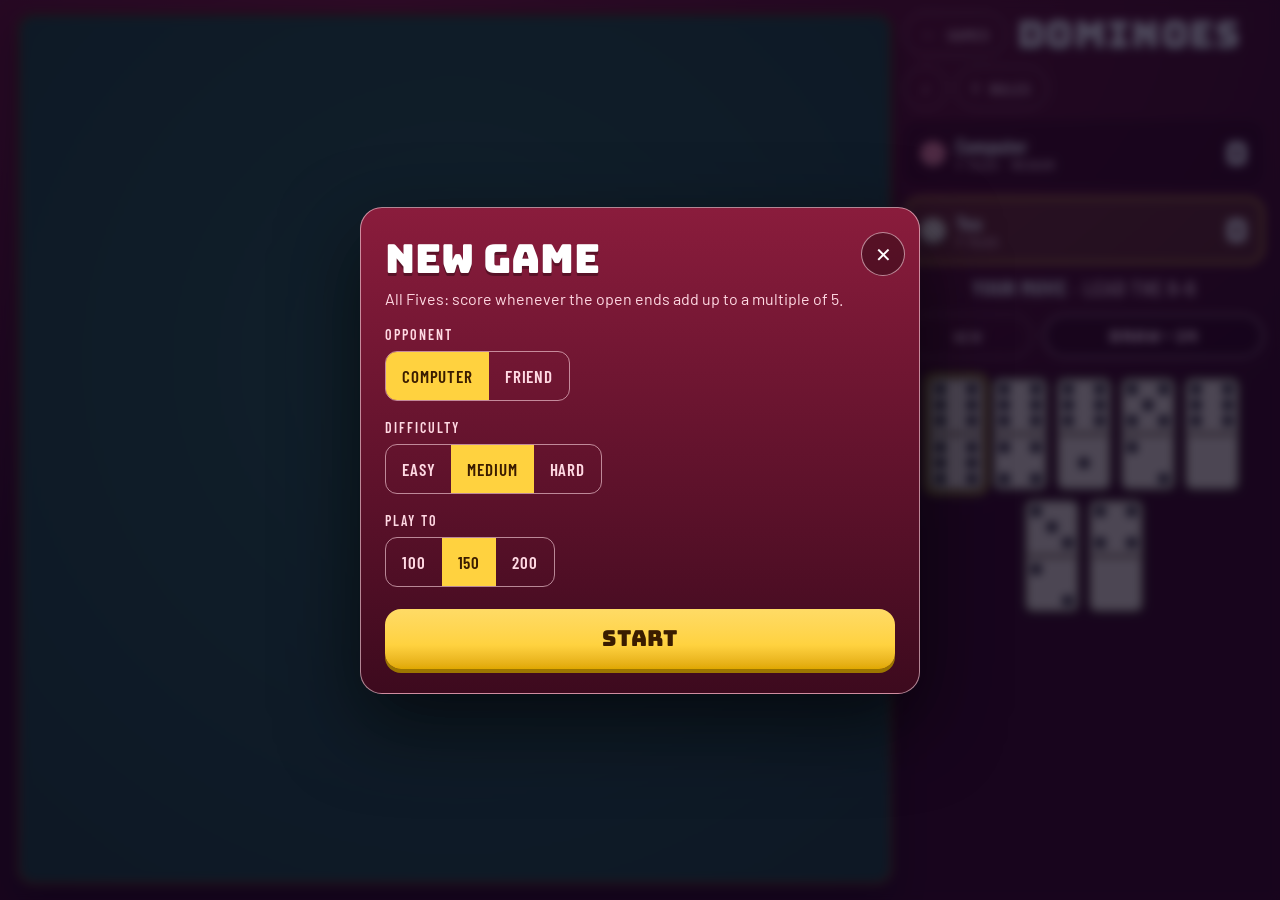
<file: games/dominoes/index.html>
<!doctype html>
<html lang="en">
<head>
<meta charset="utf-8">
<meta name="viewport" content="width=device-width, initial-scale=1, viewport-fit=cover, user-scalable=no">
<meta name="apple-mobile-web-app-capable" content="yes">
<meta name="mobile-web-app-capable" content="yes">
<meta name="apple-mobile-web-app-status-bar-style" content="black-translucent">
<meta name="theme-color" content="#6b1530">
<title>Dominoes</title>
<link rel="stylesheet" href="../../assets/kit.css">
<style>
/* Layout: portrait = top bar, player cards, status, felt table, your tiles, action row.
   Landscape = table on the left at full height, side rail on the right. */
:root{
  --bg1:#8a1c3c; --bg2:#3d0a1e;
  --muted:#ffd9e3; --panel:rgba(40,0,15,.4); --line:rgba(255,217,227,.6);
  --accent:#ffd23f; --accent-2:#e0a800; --accent-ink:#3a1c00;
  --tw:clamp(36px,10.5vmin,58px);
}
.page{height:100%;display:grid;gap:10px;
  grid-template-columns:minmax(0,1fr);
  grid-template-rows:auto auto auto minmax(0,1fr) auto auto;
  grid-template-areas:"top" "players" "status" "board" "hand" "actions"}
.topbar{grid-area:top}
.players{grid-area:players}
.status{grid-area:status}
.boardArea{grid-area:board;min-height:0;border-radius:18px;overflow:hidden;
  background:radial-gradient(90% 90% at 50% 40%,#23694f,#174636);
  box-shadow:inset 0 0 0 5px #5a3518,0 14px 30px rgba(0,0,0,.4)}
.boardArea svg{width:100%;height:100%;display:block}
.hand{grid-area:hand;display:flex;flex-wrap:wrap;gap:6px;justify-content:center;align-content:flex-start;
  max-height:calc(var(--tw) * 4 + 22px);overflow-y:auto;padding:8px}
.actions{grid-area:actions;display:flex;gap:10px;justify-content:center}
.actions .btn{flex:1;max-width:220px}
.actions #btnMain{flex:2}
@media (orientation:landscape) and (min-width:700px){
  .page{grid-template-columns:minmax(0,1fr) clamp(250px,30vw,360px);
    grid-template-rows:auto auto auto auto minmax(0,1fr);
    grid-template-areas:"board top" "board players" "board status" "board actions" "board hand"}
  .players{grid-template-columns:1fr}
  .hand{max-height:none}
  .actions .btn,.actions #btnMain{max-width:none}
}
/* Short landscape phones: a wider rail with the heading and player details dropped, so the tiles stay on screen */
@media (orientation:landscape) and (min-width:700px) and (max-height:520px){
  .page{grid-template-columns:minmax(0,1fr) clamp(320px,44vw,420px);gap:6px}
  .topbar .logo,.topbar .wide,.pcard .swatch,.pcard .sub{display:none}
  .topbar{justify-content:space-between;flex-wrap:nowrap}
  .players{grid-template-columns:1fr 1fr}
  .pcard{padding:4px 10px}
  .status{font-size:15px;letter-spacing:.02em}
  .btn{min-height:40px}
  .hand{padding:6px 4px}
}
.swatch.p0{background:#f8f1df} .swatch.p1{background:#ff8fa8}

.tile{width:var(--tw);height:calc(var(--tw) * 2);padding:0;border:none;background:none;border-radius:calc(var(--tw) * .14);flex:none;display:block;
  transition:transform .12s ease}
.tile svg{width:100%;height:100%;display:block}
.tile.can{box-shadow:0 0 0 3px var(--accent),0 0 0 5px #111}
.tile.sel{box-shadow:0 0 0 4px #fff,0 0 0 7px #111}
.rest{display:flex;flex-wrap:wrap;gap:4px;justify-content:center;margin:10px 0 0;--tw:26px}

.new{transform-box:fill-box;transform-origin:center;animation:drop .3s cubic-bezier(.3,1.5,.5,1)}
@keyframes drop{from{transform:scale(1.5);opacity:0}}
.tgt{cursor:pointer;outline:none}
.tgt .ring{animation:pulse 1s ease-in-out infinite}
.tgt:focus-visible .ring{stroke:#fff}
@keyframes pulse{50%{opacity:.6}}
.thinking::after{content:"";animation:dots 1.2s steps(4) infinite}
@keyframes dots{0%{content:""}25%{content:"."}50%{content:".."}75%{content:"..."}}
@media (prefers-reduced-motion: reduce){ .new,.tgt .ring{animation:none} .tile{transition:none} }
</style>
</head>
<body>
<div class="page">
  <header class="topbar">
    <a class="btn" href="../../index.html" aria-label="Back to all games">&#8592;<span class="wide">&nbsp;Games</span></a>
    <div class="logo">DOMINOES</div>
    <div class="btns">
      <button class="btn" id="btnSound" type="button">♪</button>
      <button class="btn" id="btnRules" type="button" aria-label="Rules">?<span class="wide">&nbsp;Rules</span></button>
    </div>
  </header>

  <section class="players" aria-label="Players">
    <div class="pcard" id="card1"><span class="swatch p1"></span><div class="who"><div class="nm" id="name1">Computer</div><div class="sub" id="sub1"></div></div><div class="num" id="score1">0</div></div>
    <div class="pcard" id="card0"><span class="swatch p0"></span><div class="who"><div class="nm" id="name0">You</div><div class="sub" id="sub0"></div></div><div class="num" id="score0">0</div></div>
  </section>

  <div class="status" id="status" role="status" aria-live="polite"></div>

  <div class="boardArea" id="boardArea">
    <svg id="svg" xmlns="http://www.w3.org/2000/svg" role="group" aria-label="Domino table"></svg>
  </div>

  <div class="hand" id="hand" aria-label="Your tiles"></div>

  <div class="actions">
    <button class="btn" id="btnNew" type="button">New</button>
    <button class="btn primary" id="btnMain" type="button">DRAW</button>
  </div>
</div>

<div class="overlay" id="setup" hidden>
  <div class="sheet" role="dialog" aria-labelledby="setupTitle">
    <h2 id="setupTitle">New game</h2>
    <p class="sub">All Fives: score whenever the open ends add up to a multiple of 5.</p>
    <h4>Opponent</h4>
    <div class="seg" id="segMode"><button type="button" data-v="cpu">Computer</button><button type="button" data-v="2p">Friend</button></div>
    <div id="levelWrap">
      <h4>Difficulty</h4>
      <div class="seg" id="segLevel"><button type="button" data-v="easy">Easy</button><button type="button" data-v="medium">Medium</button><button type="button" data-v="hard">Hard</button></div>
    </div>
    <h4>Play to</h4>
    <div class="seg" id="segTarget"><button type="button" data-v="100">100</button><button type="button" data-v="150">150</button><button type="button" data-v="200">200</button></div>
    <button class="btn primary big go" id="btnStart" type="button">START</button>
  </div>
</div>

<div class="overlay" id="rulesBox" hidden>
  <div class="sheet" role="dialog" aria-labelledby="rulesTitle">
    <h2 id="rulesTitle">How to play</h2>
    <ol class="rules">
      <li>Each player starts with 7 tiles from a double-six set. The rest are the boneyard. The highest double leads the first hand, and after that the winner of the last hand leads any tile.</li>
      <li>On your turn, play a tile whose number matches an open end. If you can't, draw from the boneyard until you can. If the boneyard is empty, pass.</li>
      <li><b>Score by fives.</b> After each play, add up the open ends. If the total is a multiple of 5, you score that many points.</li>
      <li>A double at an open end counts both of its halves.</li>
      <li>The first double played is the <b>spinner</b>. Once both of its long sides have been played, its other two sides open up too. Those sides count only after a tile is played on them.</li>
      <li>Play your last tile to win the hand and score your opponent's remaining pips, rounded to the nearest 5.</li>
      <li>If nobody can play, the hand is blocked. The lower pip total scores the difference, rounded to the nearest 5.</li>
      <li>The first player to reach the target wins, even in the middle of a hand.</li>
    </ol>
    <button class="btn primary big go" id="closeRules" type="button">GOT IT</button>
  </div>
</div>

<div class="overlay" id="veil" hidden>
  <div class="sheet center" role="dialog" aria-labelledby="veilTitle">
    <h2 id="veilTitle">Your turn</h2>
    <p class="sub">Pass the iPad over, then show your tiles.</p>
    <button class="btn primary big go" id="btnVeil" type="button">SHOW MY TILES</button>
  </div>
</div>

<div class="overlay" id="handBox" hidden>
  <div class="sheet center" role="dialog" aria-labelledby="handTitle">
    <h2 id="handTitle">Hand over</h2>
    <p class="sub" id="handSub"></p>
    <div class="rest" id="handRest"></div>
    <button class="btn primary big go" id="btnNextHand" type="button">NEXT HAND</button>
  </div>
</div>

<div class="overlay" id="overBox" hidden>
  <div class="sheet center" role="dialog" aria-labelledby="overTitle">
    <h2 id="overTitle">You win</h2>
    <p class="sub" id="overSub"></p>
    <button class="btn primary big go" id="btnAgain" type="button">PLAY AGAIN</button>
    <button class="btn go" id="btnChange" type="button" style="width:100%">Change settings</button>
    <a class="btn go" href="../../index.html" style="width:100%">Home</a>
  </div>
</div>

<script src="../../assets/kit.js"></script>
<script>
(function(){
'use strict';
const {sleep, sound, callout, confetti, stopConfetti, seg} = Kit;
const $ = id => document.getElementById(id);
const store = Kit.store('dominoes');

/* ---------- Engine ----------
   A tile is [a, b]. The board keeps every play in order and the list of open ends.
   An end is {id, pip, dbl, count}: dbl means a double sits there and counts both halves;
   count is false for a spinner side nobody has played on yet, which is open but scores nothing. */
const HAND_SIZE = 7;
function allTiles(){ const t = []; for (let a = 0; a <= 6; a++) for (let b = 0; b <= a; b++) t.push([a, b]); return t; }
function shuffle(a){ for (let i = a.length - 1; i > 0; i--){ const j = Math.floor(Math.random() * (i + 1)); [a[i], a[j]] = [a[j], a[i]]; } return a; }
const isDouble = t => t[0] === t[1];
const same = (t, u) => (t[0] === u[0] && t[1] === u[1]) || (t[0] === u[1] && t[1] === u[0]);
const handPips = h => h.reduce((n, t) => n + t[0] + t[1], 0);
const roundFive = n => Math.round(n / 5) * 5;
const newBoard = () => ({plays: [], ends: [], spinner: null, nextEnd: 1});
function boardCount(b){
  if (!b.plays.length) return 0;
  if (b.plays.length === 1 && isDouble(b.plays[0].t)) return b.plays[0].t[0] * 2;   // both ends are the same tile
  return b.ends.reduce((n, e) => n + (e.count ? e.pip * (e.dbl ? 2 : 1) : 0), 0);
}
const legalEnds = (b, t) => b.plays.length ? b.ends.filter(e => e.pip === t[0] || e.pip === t[1]) : [null];
/* Play tile t on end endId (ignored for the first tile). Returns the points scored. */
function playTile(b, t, endId){
  const newEnd = (pip, dbl, count) => { const e = {id: b.nextEnd++, pip, dbl, count}; b.ends.push(e); return e; };
  if (!b.plays.length){
    const dbl = isDouble(t), l = newEnd(t[0], dbl, true), r = newEnd(t[1], dbl, true);
    b.plays.push({t: t.slice(), first: true, ends: [l.id, r.id]});
    if (dbl) b.spinner = {play: 0, ends: [l.id, r.id], opened: false};
  } else {
    const e = b.ends.find(x => x.id === endId), near = e.pip, far = t[0] === near ? t[1] : t[0];
    b.ends.splice(b.ends.indexOf(e), 1);
    const out = newEnd(far, isDouble(t), true), p = {t: [near, far], end: e.id, out: out.id};
    b.plays.push(p);
    if (!b.spinner && isDouble(t)) b.spinner = {play: b.plays.length - 1, ends: [out.id], opened: false};
    else if (b.spinner && !b.spinner.opened && b.spinner.ends.includes(e.id)){
      b.spinner.ends = b.spinner.ends.filter(id => id !== e.id);
      if (!b.spinner.ends.length){
        b.spinner.opened = true;
        const pip = b.plays[b.spinner.play].t[0];
        p.sides = {play: b.spinner.play, ends: [newEnd(pip, false, false).id, newEnd(pip, false, false).id]};
      }
    }
  }
  const c = boardCount(b);
  return c > 0 && c % 5 === 0 ? c : 0;
}
/* Who leads the first hand: the highest double, or the heaviest tile if nobody has a double. */
function firstLead(hands){
  let best = null;
  hands.forEach((h, seat) => h.forEach(t => {
    const v = (isDouble(t) ? 100 : 0) + t[0] + t[1] + t[0] * .01;
    if (!best || v > best.v) best = {v, seat, t};
  }));
  return best;
}
const cloneBoard = b => JSON.parse(JSON.stringify(b));
/* Computer's choice: {tile, end}. Easy is mostly random, medium takes the most points now,
   hard also weighs what the opponent could score next and keeps its own tiles playable. */
function chooseMove(b, hand, oppCount, level, forced){
  const opts = [];
  hand.forEach(t => {
    if (forced && !same(t, forced)) return;
    legalEnds(b, t).forEach(e => {
      const n = cloneBoard(b), pts = playTile(n, t, e && e.id);
      opts.push({tile: t, end: e && e.id, pts, after: n, heavy: t[0] + t[1]});
    });
  });
  if (!opts.length) return null;
  if (level === 'easy' && Math.random() < .6) return opts[Math.floor(Math.random() * opts.length)];
  if (level !== 'hard') return opts.reduce((x, o) => o.pts * 100 + o.heavy > x.pts * 100 + x.heavy ? o : x);
  const seen = b.plays.map(p => p.t).concat(hand);
  const unseen = allTiles().filter(t => !seen.some(s => same(s, t)));
  const held = unseen.length ? Math.min(1, oppCount / unseen.length) : 0;
  let top = null, topV = -Infinity;
  for (const o of opts){
    let danger = 0;
    for (const t of unseen){
      let best = 0;
      for (const e of legalEnds(o.after, t)) best = Math.max(best, playTile(cloneBoard(o.after), t, e.id));
      danger += best * held;
    }
    const rest = hand.filter(t => t !== o.tile);
    const keeps = rest.filter(t => legalEnds(o.after, t).length).length;
    const v = o.pts - danger * .35 + o.heavy * .15 + keeps * .6;
    if (v > topV){ topV = v; top = o; }
  }
  return top;
}

/* Table layout: replay the plays and lay each tile on from its end's head point. Arms run straight, then turn
   clockwise at the table edge or when blocked. Units: a tile is 2 x 1. Returns the tiles and each open end's head. */
function layout(plays, hw, hh){
  const tiles = [], heads = {}, spinnerAt = plays.findIndex(p => isDouble(p.t));
  let reserved = [];   // room kept free for the spinner's two sides until they are played
  const hits = (o, r) => Math.abs(o.x - r.x) < (o.w + r.w) / 2 - .01 && Math.abs(o.y - r.y) < (o.h + r.h) / 2 - .01;
  const clear = (r, inBounds) => {
    if (inBounds && (Math.abs(r.x) + r.w / 2 > hw + .01 || Math.abs(r.y) + r.h / 2 > hh + .01)) return false;
    if (Object.values(heads).some(h => hits({x: h.x + h.dx * .5, y: h.y + h.dy * .5, w: 1, h: 1}, r))) return false;   // don't block another open end
    return !tiles.some(o => hits(o, r)) && !reserved.some(o => hits(o, r));
  };
  const hasRoom = c => clear(c.tile, true) && Math.abs(c.head.x + c.head.dx) <= hw + .01 && Math.abs(c.head.y + c.head.dy) <= hh + .01;
  const reserveSides = s => {
    const [sx, sy] = s.side, d = s.sideDist + 1;
    s.res = [-1, 1].map(k => ({x: s.x + sx * d * k, y: s.y + sy * d * k, w: sx ? 2 : 1, h: sy ? 2 : 1}));
    reserved.push(...s.res);
  };
  const lengthwise = (cx, cy, dx, dy, near, far, sideDist) => ({
    x: cx, y: cy, w: dx ? 2 : 1, h: dy ? 2 : 1,
    a: dx > 0 || dy > 0 ? near : far, b: dx > 0 || dy > 0 ? far : near, side: [-dy, dx], sideDist
  });
  plays.forEach(p => {
    if (p.first){
      const dbl = isDouble(p.t), half = dbl ? .5 : 1;
      tiles.push({x: 0, y: 0, w: dbl ? 1 : 2, h: dbl ? 2 : 1, a: p.t[0], b: p.t[1], side: [0, 1], sideDist: 1});
      if (dbl) reserveSides(tiles[0]);
      heads[p.ends[0]] = {x: -half, y: 0, dx: -1, dy: 0};
      heads[p.ends[1]] = {x: half, y: 0, dx: 1, dy: 0};
      return;
    }
    const h = heads[p.end], [near, far] = p.t, dbl = near === far;
    delete heads[p.end];
    if (h.res) reserved = reserved.filter(o => o !== h.res);
    const cands = [];
    const fwd = dbl
      ? {tile: {x: h.x + h.dx * .5, y: h.y + h.dy * .5, w: h.dx ? 1 : 2, h: h.dy ? 1 : 2, a: near, b: far, side: [-h.dy, h.dx], sideDist: 1}, adv: 1}
      : {tile: lengthwise(h.x + h.dx, h.y + h.dy, h.dx, h.dy, near, far, .5), adv: 2};
    cands.push({tile: fwd.tile, head: {x: h.x + h.dx * fwd.adv, y: h.y + h.dy * fwd.adv, dx: h.dx, dy: h.dy}});
    for (const [dx, dy] of [[-h.dy, h.dx], [h.dy, -h.dx]]){   // clockwise, then the other way
      const cx = h.x + h.dx * .5, cy = h.y + h.dy * .5;
      cands.push({tile: lengthwise(cx + dx * .5, cy + dy * .5, dx, dy, near, far, .5), head: {x: cx + dx * 1.5, y: cy + dy * 1.5, dx, dy}});
    }
    // Avoid dead ends: after this tile, a plain tile must still fit somewhere from the new head.
    const exits = c => {
      const n = c.head, cx = n.x + n.dx * .5, cy = n.y + n.dy * .5;
      const next = [lengthwise(n.x + n.dx, n.y + n.dy, n.dx, n.dy, 0, 0, .5)];
      for (const [dx, dy] of [[-n.dy, n.dx], [n.dy, -n.dx]]) next.push(lengthwise(cx + dx * .5, cy + dy * .5, dx, dy, 0, 0, .5));
      return next.some(r => !hits(c.tile, r) && clear(r, false));
    };
    const free = c => clear(c.tile, false) && exits(c);
    const pick = cands.find(c => hasRoom(c) && exits(c)) || cands.find(c => clear(c.tile, true) && exits(c)) || cands.find(free) ||
      cands.find(c => clear(c.tile, false)) || cands.find(c => !tiles.some(o => hits(o, c.tile))) || (() => {
        // Boxed in on all sides (very rare): leave a gap rather than hide any pips.
        for (let k = 1; ; k++){
          const tile = lengthwise(h.x + h.dx * (1 + k), h.y + h.dy * (1 + k), h.dx, h.dy, near, far, .5);
          if (!tiles.some(o => hits(o, tile))) return {tile, head: {x: h.x + h.dx * (2 + k), y: h.y + h.dy * (2 + k), dx: h.dx, dy: h.dy}};
        }
      })();
    tiles.push(pick.tile);
    if (tiles.length - 1 === spinnerAt) reserveSides(pick.tile);
    heads[p.out] = pick.head;
    if (p.sides){
      const s = tiles[p.sides.play], [sx, sy] = s.side;
      heads[p.sides.ends[0]] = {x: s.x - sx * s.sideDist, y: s.y - sy * s.sideDist, dx: -sx, dy: -sy, res: s.res[0]};
      heads[p.sides.ends[1]] = {x: s.x + sx * s.sideDist, y: s.y + sy * s.sideDist, dx: sx, dy: sy, res: s.res[1]};
    }
  });
  return {tiles, heads};
}

/* ---------- State ---------- */
const cfg = Object.assign({mode: 'cpu', level: 'medium', target: 150}, store.get('cfg', {}));
let S = null, sel = null, gen = 0, thinking = false, fresh = -1;
const isCpu = seat => S.mode === 'cpu' && seat === 1;
const names = () => S.mode === 'cpu' ? ['You', 'Computer'] : ['Player 1', 'Player 2'];
const viewer = () => S.mode === 'cpu' ? 0 : S.turn;
const save = () => store.set('game', S);

function dealHand(lead){
  const deck = shuffle(allTiles());
  S.hands = [deck.splice(0, HAND_SIZE), deck.splice(0, HAND_SIZE)];
  S.bone = deck; S.board = newBoard(); S.passes = 0; S.phase = 'play'; S.note = ''; S.result = null;
  if (lead == null){ const f = firstLead(S.hands); S.turn = f.seat; S.forced = f.t; }
  else { S.turn = lead; S.forced = null; }
  sortHands(); sel = null; fresh = -1;
}
function sortHands(){ S.hands.forEach(h => h.sort((x, y) => (y[0] + y[1]) - (x[0] + x[1]) || y[0] - x[0])); }
function newMatch(){
  gen++; stopConfetti();
  S = {mode: cfg.mode, level: cfg.level, target: +cfg.target, scores: [0, 0], over: false};
  dealHand(null);
  ['overBox', 'handBox'].forEach(id => $(id).hidden = true);
  save(); render(); beginTurn();
}
const legalFor = t => S.forced && !same(t, S.forced) ? [] : legalEnds(S.board, t);
const hasMove = seat => S.hands[seat].some(t => legalFor(t).length);

function beginTurn(){
  if (S.phase !== 'play') return;
  if (S.mode === '2p'){ showVeil(); return; }
  maybeCpu();
}
function showVeil(){
  $('veilTitle').textContent = names()[S.turn] + "'s turn";
  $('veil').hidden = false;
}
function nextTurn(){
  S.turn = 1 - S.turn; sel = null;
  save(); render(); beginTurn();
}

function doPlay(seat, tile, endId){
  const h = S.hands[seat];
  h.splice(h.findIndex(t => same(t, tile)), 1);
  const pts = playTile(S.board, tile, endId);
  S.forced = null; S.passes = 0; sel = null; fresh = S.board.plays.length - 1;
  S.note = (pts ? `${names()[seat]} scored ${pts}` : `Ends add up to ${boardCount(S.board)}`);
  if (pts){ S.scores[seat] += pts; sound.good(); callout('+' + pts); } else sound.place();
  if (S.scores[seat] >= S.target){ finish(seat); return; }
  if (!h.length){ endHand('out', seat); return; }
  nextTurn();
}
function doDraw(seat){
  const t = S.bone.pop();
  S.hands[seat].push(t); sortHands();
  S.note = `${names()[seat]} drew a tile`;
  sound.click(); save(); render();
}
function doPass(seat){
  S.passes++; sound.click();
  S.note = `${names()[seat]} passed`;
  if (S.passes >= 2){ endHand('block', seat); return; }
  nextTurn();
}
function endHand(kind){
  let winner = -1, pts = 0;
  const pips = S.hands.map(handPips);
  if (kind === 'out'){ winner = S.hands[0].length ? 1 : 0; pts = roundFive(pips[1 - winner]); }
  else if (pips[0] !== pips[1]){ winner = pips[0] < pips[1] ? 0 : 1; pts = roundFive(pips[1 - winner] - pips[winner]); }
  if (winner >= 0) S.scores[winner] += pts;
  S.result = {kind, winner, pts, rest: S.hands.map(h => h.slice())};
  S.phase = 'hand'; sel = null;
  if (winner >= 0 && S.scores[winner] >= S.target){ finish(winner); return; }
  save(); render();
  const g = gen;
  setTimeout(() => { if (g === gen) showHand(); }, 800);
}
function resultText(){
  const r = S.result, n = names();
  if (r.kind === 'out') return `${n[r.winner]} went out and scored ${r.pts} from the tiles left over.`;
  if (r.winner < 0) return 'Nobody could play, and the pip totals tied. No points this hand.';
  return `Nobody could play. ${n[r.winner]} had fewer pips and scored ${r.pts}.`;
}
function showHand(){
  const r = S.result, n = names();
  $('handTitle').textContent = r.kind === 'out' ? 'Domino!' : 'Blocked';
  $('handSub').textContent = `${resultText()} ${n[0]} ${S.scores[0]}, ${n[1]} ${S.scores[1]}.`;
  $('handRest').innerHTML = r.rest.flat().map(t => `<span class="tile">${tileSvg(t)}</span>`).join('');
  $('handBox').hidden = false;
}
function finish(w){
  S.over = true; S.phase = 'over'; S.winner = w;
  save(); render();
  const g = gen, n = names();
  setTimeout(() => {
    if (g !== gen) return;
    $('overTitle').textContent = S.mode === 'cpu' ? (w === 0 ? 'You win' : 'Computer wins') : n[w] + ' wins';
    $('overSub').textContent = `${n[0]} ${S.scores[0]}, ${n[1]} ${S.scores[1]}.`;
    $('overBox').hidden = false;
    if (isCpu(w)) sound.bad();
    else { sound.win(); confetti(['#f8f1df', '#ffd23f', '#8a1c3c', '#23694f']); }
  }, 900);
}
async function maybeCpu(){
  if (!S || S.phase !== 'play' || !isCpu(S.turn)) return;
  const g = gen, seat = S.turn;
  thinking = true; render();
  await sleep(850);
  if (g !== gen) return;
  thinking = false;
  const m = chooseMove(S.board, S.hands[seat], S.hands[1 - seat].length, S.level, S.forced);
  if (m) doPlay(seat, m.tile, m.end);
  else if (S.bone.length){ doDraw(seat); maybeCpu(); }
  else doPass(seat);
}

/* ---------- Drawing ---------- */
const PIPS = {0: [], 1: [[0, 0]], 2: [[-1, -1], [1, 1]], 3: [[-1, -1], [0, 0], [1, 1]], 4: [[-1, -1], [1, -1], [-1, 1], [1, 1]],
  5: [[-1, -1], [1, -1], [0, 0], [-1, 1], [1, 1]], 6: [[-1, -1], [1, -1], [-1, 0], [1, 0], [-1, 1], [1, 1]]};
function tileG(x, y, w, h, a, b, cls, stroke){
  const horiz = w > h, cx = [horiz ? x - .5 : x, horiz ? x + .5 : x], cy = [horiz ? y : y - .5, horiz ? y : y + .5];
  let o = `<g${cls ? ` class="${cls}"` : ''}><rect x="${x - w / 2 + .03}" y="${y - h / 2 + .03}" width="${w - .06}" height="${h - .06}" rx=".13" fill="#f8f1df" stroke="${stroke || '#3a2c14'}" stroke-width="${stroke ? .09 : .05}"/>`;
  o += horiz ? `<line x1="${x}" y1="${y - .4}" x2="${x}" y2="${y + .4}"` : `<line x1="${x - .4}" y1="${y}" x2="${x + .4}" y2="${y}"`;
  o += ' stroke="#6b5a3a" stroke-width=".05"/>';
  [a, b].forEach((v, i) => { for (const [px, py] of PIPS[v]) o += `<circle cx="${cx[i] + px * .27}" cy="${cy[i] + py * .27}" r=".095" fill="#1a1a1a"/>`; });
  return o + '</g>';
}
const tileSvg = t => `<svg viewBox="-.5 -1 1 2" aria-hidden="true">${tileG(0, 0, 1, 2, t[0], t[1])}</svg>`;

/* The camera starts close in and pulls back only as far as the tiles and open ends need. */
const CLOSE_UNITS = 8;   // how many tile widths fit across the table's short side at the closest zoom
let view = null, viewFor = '', viewAnim = 0;
const showView = v => $('svg').setAttribute('viewBox', `${v.x} ${v.y} ${v.w} ${v.h}`);
function frameBoard(tiles, heads, area){
  let x0 = 0, x1 = 0, y0 = 0, y1 = 0;
  const grow = (x, y, rx, ry) => { x0 = Math.min(x0, x - rx); x1 = Math.max(x1, x + rx); y0 = Math.min(y0, y - ry); y1 = Math.max(y1, y + ry); };
  if (tiles.length){ x0 = y0 = Infinity; x1 = y1 = -Infinity; }
  tiles.forEach(t => grow(t.x, t.y, t.w / 2 + .5, t.h / 2 + .5));
  Object.values(heads).forEach(h => grow(h.x + h.dx * .8, h.y + h.dy * .8, 1, 1));
  const aw = area.clientWidth || 1, ah = area.clientHeight || 1;
  const px = Math.min(Math.min(aw, ah) / CLOSE_UNITS, aw / (x1 - x0 || 1), ah / (y1 - y0 || 1));
  const w = aw / px, h = ah / px, next = {x: (x0 + x1 - w) / 2, y: (y0 + y1 - h) / 2, w, h};
  const size = aw + 'x' + ah, snap = !view || viewFor !== size || !tiles.length || Kit.RM;
  viewFor = size;
  cancelAnimationFrame(viewAnim);
  if (snap){ view = next; showView(view); return; }
  const from = view, t0 = performance.now();
  const step = now => {
    const k = Math.min(1, (now - t0) / 350), e = 1 - (1 - k) * (1 - k);
    view = {x: from.x + (next.x - from.x) * e, y: from.y + (next.y - from.y) * e, w: from.w + (next.w - from.w) * e, h: from.h + (next.h - from.h) * e};
    showView(view);
    if (k < 1) viewAnim = requestAnimationFrame(step);
  };
  viewAnim = requestAnimationFrame(step);
}

function renderBoard(){
  const area = $('boardArea');
  const asp = Math.min(2.2, Math.max(.5, (area.clientWidth || 1) / (area.clientHeight || 1)));
  const hw = 8 * Math.sqrt(asp), hh = 8 / Math.sqrt(asp);
  const {tiles, heads} = layout(S.board.plays, hw, hh);
  frameBoard(tiles, heads, area);
  const last = tiles.length - 1;
  let o = '';
  tiles.forEach((t, i) => { o += tileG(t.x, t.y, t.w, t.h, t.a, t.b, i === fresh ? 'new' : '', i === last ? '#ffd23f' : ''); });
  if (sel && S.phase === 'play' && !isCpu(S.turn)){
    for (const e of legalFor(sel)){
      if (!e) continue;
      const h = heads[e.id], cx = h.x + h.dx * .8, cy = h.y + h.dy * .8;
      const n = cloneBoard(S.board), pts = playTile(n, sel, e.id);
      o += `<g class="tgt" data-end="${e.id}" role="button" tabindex="0" aria-label="Play on the ${e.pip} end${pts ? `, scores ${pts}` : ''}">` +
        `<circle cx="${cx}" cy="${cy}" r="1.25" fill="transparent"/>` +
        `<circle class="ring" cx="${cx}" cy="${cy}" r=".78" fill="#ffd23f" stroke="#111" stroke-width=".1"/>` +
        `<text x="${cx}" y="${cy + .03}" font-size="${pts ? .62 : .8}" font-family="Bungee, sans-serif" fill="#111" text-anchor="middle" dominant-baseline="middle">${pts ? '+' + pts : '•'}</text></g>`;
    }
  }
  $('svg').innerHTML = o;
}
function renderHand(){
  const seat = viewer(), mine = S.phase === 'play' && !isCpu(S.turn);
  const el = $('hand'); el.innerHTML = '';
  S.hands[seat].forEach(t => {
    const b = document.createElement('button');
    const can = mine && legalFor(t).length > 0, isSel = sel && same(sel, t);
    b.type = 'button';
    b.className = 'tile' + (isSel ? ' sel' : can ? ' can' : ' off');
    b.setAttribute('aria-label', `${t[0]} and ${t[1]}` + (can ? '' : ', cannot be played'));
    b.innerHTML = tileSvg(t);
    b.addEventListener('click', () => tapTile(t));
    el.appendChild(b);
  });
}
function statusHtml(){
  const n = names(), who = n[S.turn], you = S.mode === 'cpu' && S.turn === 0;
  if (S.phase === 'over') return `<b>${n[S.winner]} ${S.mode === 'cpu' && S.winner === 0 ? 'win' : 'wins'}</b>`;
  if (S.phase === 'hand') return `<b>${S.result.kind === 'out' ? 'Domino!' : 'Blocked'}</b>`;
  if (isCpu(S.turn)) return `<span class="${thinking ? 'thinking' : ''}">${S.note ? S.note + ' · ' : ''}Computer's turn</span>`;
  const lead = you ? 'Your move' : who + "'s move";
  if (S.forced) return `<b>${lead}</b> · lead the ${S.forced[0]}-${S.forced[1]}`;
  if (!S.board.plays.length) return `<b>${lead}</b> · lead any tile`;
  if (sel && legalFor(sel).length > 1) return `<b>${lead}</b> · pick an end`;
  if (!hasMove(S.turn)) return `<b>${lead}</b> · ${S.bone.length ? 'no play, draw a tile' : 'no play, pass'}`;
  return `<b>${lead}</b> · ${S.note || 'ends add up to ' + boardCount(S.board)}`;
}
function render(){
  const n = names();
  [0, 1].forEach(seat => {
    $('name' + seat).textContent = n[seat];
    $('score' + seat).textContent = S.scores[seat];
    $('card' + seat).classList.toggle('on', S.phase === 'play' && S.turn === seat);
    const c = S.hands[seat].length;
    $('sub' + seat).textContent = `${c} tile${c === 1 ? '' : 's'}` + (seat === 1 && S.mode === 'cpu' ? ' · ' + S.level : '');
  });
  $('status').innerHTML = statusHtml();
  const main = $('btnMain'), mine = S.phase === 'play' && !isCpu(S.turn), stuck = mine && !hasMove(S.turn);
  main.textContent = stuck && !S.bone.length ? 'PASS' : `DRAW · ${S.bone.length}`;
  main.disabled = !stuck;
  renderBoard(); renderHand();
}

/* ---------- Input ---------- */
function tapTile(t){
  if (S.phase !== 'play' || isCpu(S.turn)) return;
  const ends = legalFor(t);
  if (!ends.length){ sound.click(); callout(S.forced ? `LEAD ${S.forced[0]}-${S.forced[1]}` : 'NO MATCH'); return; }
  if (sel && same(sel, t)){ sel = null; render(); return; }
  if (ends.length === 1){ doPlay(S.turn, t, ends[0] && ends[0].id); return; }
  sel = t; sound.click(); render();
}
function tapEnd(id){
  if (!sel || S.phase !== 'play' || isCpu(S.turn)) return;
  const t = sel;
  if (legalFor(t).some(e => e.id === id)) doPlay(S.turn, t, id);
}
$('svg').addEventListener('click', e => { const g = e.target.closest('.tgt'); if (g) tapEnd(+g.dataset.end); });
$('svg').addEventListener('keydown', e => { const g = e.target.closest('.tgt'); if (g && (e.key === 'Enter' || e.key === ' ')){ e.preventDefault(); tapEnd(+g.dataset.end); } });
$('btnMain').addEventListener('click', () => {
  if (S.phase !== 'play' || isCpu(S.turn) || hasMove(S.turn)) return;
  if (S.bone.length) doDraw(S.turn); else doPass(S.turn);
});
$('btnVeil').addEventListener('click', () => { $('veil').hidden = true; render(); });
$('btnNextHand').addEventListener('click', () => {
  $('handBox').hidden = true;
  dealHand(S.result.winner >= 0 ? S.result.winner : null);
  save(); render(); beginTurn();
});
$('btnNew').addEventListener('click', () => { syncSetup(); $('setup').hidden = false; });
$('btnStart').addEventListener('click', () => { store.set('cfg', cfg); $('setup').hidden = true; newMatch(); });
$('btnRules').addEventListener('click', () => $('rulesBox').hidden = false);
$('closeRules').addEventListener('click', () => $('rulesBox').hidden = true);
$('btnAgain').addEventListener('click', newMatch);
$('btnChange').addEventListener('click', () => { $('overBox').hidden = true; stopConfetti(); syncSetup(); $('setup').hidden = false; });
['setup', 'rulesBox'].forEach(id => $(id).addEventListener('click', e => { if (e.target.id === id && S) $(id).hidden = true; }));
Kit.sheetClose($('setup'), () => !!(S));
Kit.soundButton($('btnSound'));
new ResizeObserver(() => { if (S) renderBoard(); }).observe($('boardArea'));

const syncers = [
  seg($('segMode'), () => cfg.mode, v => { cfg.mode = v; $('levelWrap').hidden = v !== 'cpu'; }),
  seg($('segLevel'), () => cfg.level, v => cfg.level = v),
  seg($('segTarget'), () => cfg.target, v => cfg.target = +v)
];
function syncSetup(){ syncers.forEach(f => f()); $('levelWrap').hidden = cfg.mode !== 'cpu'; }

/* ---------- Boot ---------- */
const saved = store.get('game', null);
if (saved && saved.board && saved.hands && !saved.over){
  S = saved;
  render();
  if (S.phase === 'hand') showHand(); else beginTurn();
} else {
  S = {mode: cfg.mode, level: cfg.level, target: +cfg.target, scores: [0, 0], over: false};
  dealHand(null);
  render();
  syncSetup(); $('setup').hidden = false;
}
})();
</script>
</body>
</html>
</file>
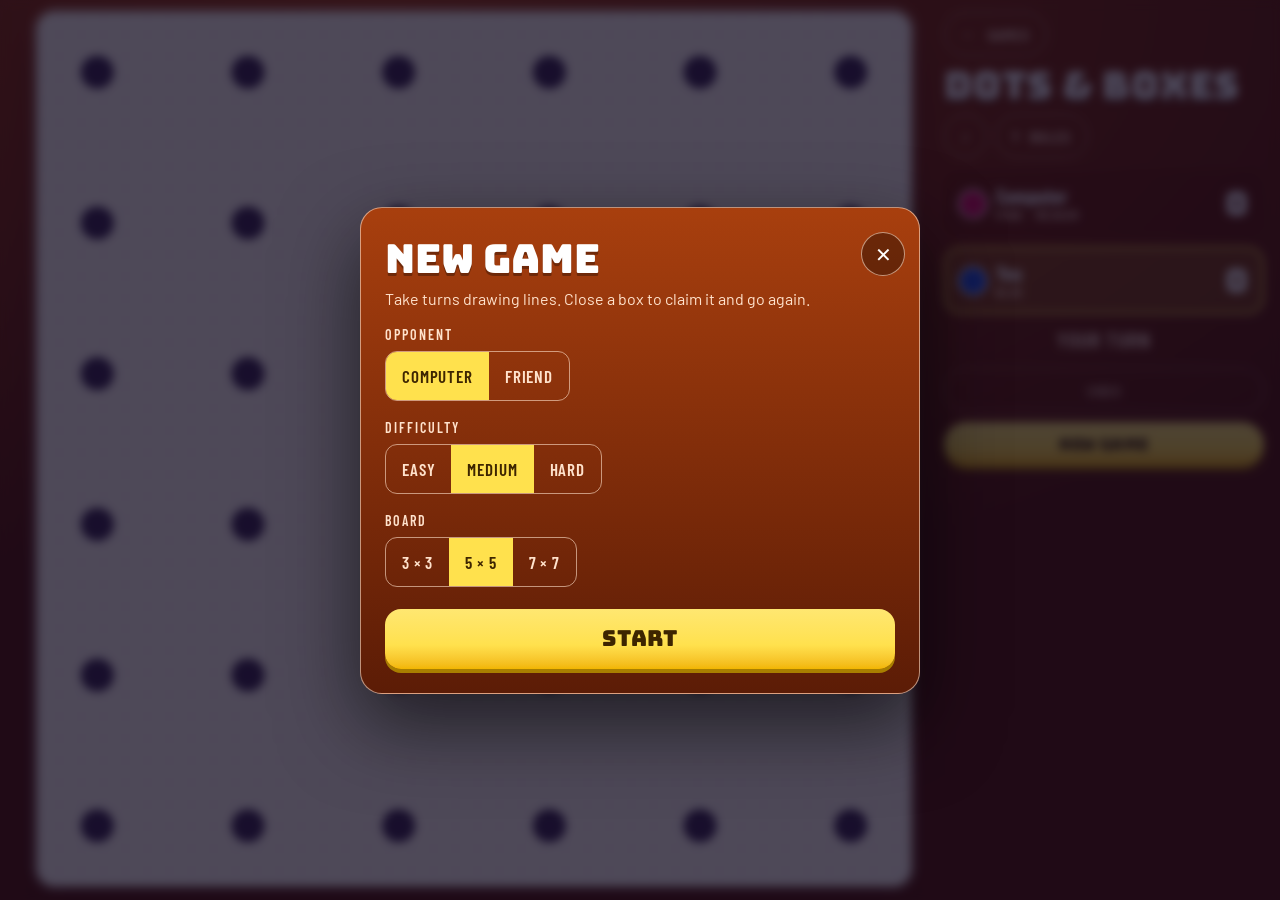
<file: games/dots/index.html>
<!doctype html>
<html lang="en">
<head>
<meta charset="utf-8">
<meta name="viewport" content="width=device-width, initial-scale=1, viewport-fit=cover, user-scalable=no">
<meta name="apple-mobile-web-app-capable" content="yes">
<meta name="mobile-web-app-capable" content="yes">
<meta name="apple-mobile-web-app-status-bar-style" content="black-translucent">
<meta name="theme-color" content="#e2541d">
<title>Dots &amp; Boxes</title>
<link rel="stylesheet" href="../../assets/kit.css">
<style>
/* Layout: portrait = top bar, player cards, status, square paper board, action row.
   Landscape = board on the left, side rail on the right. */
:root{
  --bg1:#a83f0e; --bg2:#5c1c06;
  --muted:#ffe2cc; --panel:rgba(90,20,0,.28); --line:rgba(255,226,204,.6);
  --accent:#ffe14d; --accent-2:#f2b600; --accent-ink:#3d2500;
  --p0:#1f55e0; --p1:#d6125f; --paper:#fffaf0; --dot:#3d2a52;
}
.page{height:100%;display:grid;gap:12px;
  grid-template-columns:minmax(0,1fr);
  grid-template-rows:auto auto auto minmax(0,1fr) auto;
  grid-template-areas:"top" "players" "status" "board" "actions"}
.topbar{grid-area:top}
.players{grid-area:players}
.status{grid-area:status}
.boardArea{grid-area:board;min-height:0;display:flex;align-items:center;justify-content:center;container-type:size}
.actions{grid-area:actions;display:flex;gap:10px;justify-content:center}
.actions .btn{flex:1;max-width:220px}
@media (orientation:landscape) and (min-width:700px){
  .page{grid-template-columns:minmax(0,1fr) clamp(250px,28vw,320px);
    grid-template-rows:auto auto auto minmax(0,1fr);
    grid-template-areas:"board top" "board players" "board status" "board actions"}
  .players{grid-template-columns:1fr}
  .actions{flex-direction:column;justify-content:flex-start}
  .actions .btn{flex:none;max-width:none}
}
.paper{
  --size:min(100cqw,100cqh);
  width:var(--size);height:var(--size);border-radius:18px;
  background:
    linear-gradient(rgba(47,107,255,.07) 1px, transparent 1px) 0 0/22px 22px,
    linear-gradient(90deg, rgba(47,107,255,.07) 1px, transparent 1px) 0 0/22px 22px,
    var(--paper);
  box-shadow:0 18px 40px rgba(60,10,0,.4), 0 0 0 6px rgba(255,255,255,.25);
}
.paper svg{width:100%;height:100%;display:block}
.swatch.p0{background:var(--p0)} .swatch.p1{background:var(--p1)}
.pcard .swatch{box-shadow:0 0 0 2px #fff}
.ln{stroke-linecap:round}
.ln.new{animation:draw .35s ease-out}
@keyframes draw{from{stroke-width:2;opacity:.2}}
.box{transform-box:fill-box;transform-origin:center;animation:boxIn .35s cubic-bezier(.3,1.6,.5,1)}
@keyframes boxIn{from{transform:scale(.2);opacity:0}}
.tap{fill:transparent;cursor:pointer}
.ghost{stroke-linecap:round;opacity:0;transition:opacity .12s;pointer-events:none}
.tap:hover + .ghost{opacity:.35}
.thinking::after{content:"";animation:dots 1.2s steps(4) infinite}
@keyframes dots{0%{content:""}25%{content:"."}50%{content:".."}75%{content:"..."}}
@media (prefers-reduced-motion: reduce){ .ln.new,.box{animation:none} }
</style>
</head>
<body>
<div class="page">
  <header class="topbar">
    <a class="btn" href="../../index.html" aria-label="Back to all games">&#8592;<span class="wide">&nbsp;Games</span></a>
    <div class="logo">DOTS &amp; BOXES</div>
    <div class="btns">
      <button class="btn" id="btnSound" type="button">♪</button>
      <button class="btn" id="btnRules" type="button" aria-label="Rules">?<span class="wide">&nbsp;Rules</span></button>
    </div>
  </header>

  <section class="players" aria-label="Players">
    <div class="pcard" id="card1"><span class="swatch p1"></span><div class="who"><div class="nm" id="name1">Computer</div><div class="sub" id="sub1">Pink</div></div><div class="num" id="num1">0</div></div>
    <div class="pcard" id="card0"><span class="swatch p0"></span><div class="who"><div class="nm" id="name0">You</div><div class="sub" id="sub0">Blue</div></div><div class="num" id="num0">0</div></div>
  </section>

  <div class="status" id="status" role="status" aria-live="polite"></div>

  <div class="boardArea"><div class="paper"><svg id="svg" xmlns="http://www.w3.org/2000/svg" role="img" aria-label="Dots and boxes board"></svg></div></div>

  <div class="actions">
    <button class="btn" id="btnUndo" type="button">Undo</button>
    <button class="btn primary" id="btnNew" type="button">New game</button>
  </div>
</div>

<div class="overlay" id="setup" hidden>
  <div class="sheet" role="dialog" aria-labelledby="setupTitle">
    <h2 id="setupTitle">New game</h2>
    <p class="sub">Take turns drawing lines. Close a box to claim it and go again.</p>
    <h4>Opponent</h4>
    <div class="seg" id="segMode"><button type="button" data-v="cpu">Computer</button><button type="button" data-v="2p">Friend</button></div>
    <div id="levelWrap">
      <h4>Difficulty</h4>
      <div class="seg" id="segLevel"><button type="button" data-v="easy">Easy</button><button type="button" data-v="medium">Medium</button><button type="button" data-v="hard">Hard</button></div>
    </div>
    <h4>Board</h4>
    <div class="seg" id="segSize"><button type="button" data-v="3">3 × 3</button><button type="button" data-v="5">5 × 5</button><button type="button" data-v="7">7 × 7</button></div>
    <button class="btn primary big go" id="btnStart" type="button">START</button>
  </div>
</div>

<div class="overlay" id="rulesBox" hidden>
  <div class="sheet" role="dialog" aria-labelledby="rulesTitle">
    <h2 id="rulesTitle">How to play</h2>
    <ol class="rules">
      <li>On your turn, tap between two neighbouring dots to draw a line.</li>
      <li>Draw the fourth side of a box and it's yours. You then have to draw another line.</li>
      <li>When every line is drawn, whoever owns the most boxes wins.</li>
      <li>Tip: try not to draw the third side of a box. That hands it to your opponent, and often a whole chain of boxes with it.</li>
    </ol>
    <button class="btn primary big go" id="closeRules" type="button">GOT IT</button>
  </div>
</div>

<div class="overlay" id="overBox" hidden>
  <div class="sheet center" role="dialog" aria-labelledby="overTitle">
    <h2 id="overTitle">You win</h2>
    <p class="sub" id="overSub"></p>
    <button class="btn primary big go" id="btnAgain" type="button">PLAY AGAIN</button>
    <button class="btn go" id="btnChange" type="button" style="width:100%">Change settings</button>
    <a class="btn go" href="../../index.html" style="width:100%">Home</a>
  </div>
</div>

<script src="../../assets/kit.js"></script>
<script>
(function(){
'use strict';
const {sleep, sound, callout, confetti, stopConfetti, seg} = Kit;
const $ = id => document.getElementById(id);
const store = Kit.store('dots');

/* ---------- Engine ----------
   N boxes per side. Lines are numbered: horizontal lines first (row r = 0..N, col c = 0..N-1),
   then vertical lines (row r = 0..N-1, col c = 0..N). lines[i] = -1 undrawn, else the player who drew it.
   boxes[r*N+c] = -1 unclaimed, else owner. */
function geom(N){
  const H = (N + 1) * N, total = 2 * H;
  const hIdx = (r, c) => r * N + c, vIdx = (r, c) => H + r * (N + 1) + c;
  const sides = []; // box -> its four line ids
  const boxesOf = Array.from({length: total}, () => []); // line -> adjacent boxes
  for (let r = 0; r < N; r++) for (let c = 0; c < N; c++){
    const b = r * N + c, s = [hIdx(r, c), hIdx(r + 1, c), vIdx(r, c), vIdx(r, c + 1)];
    sides.push(s); s.forEach(l => boxesOf[l].push(b));
  }
  return {N, H, total, sides, boxesOf};
}
const filled = (G, lines, b) => G.sides[b].reduce((n, l) => n + (lines[l] >= 0 ? 1 : 0), 0);
/* Draw line l for player p; returns boxes it completed. */
function drawLine(G, st, l, p){
  st.lines[l] = p;
  const done = [];
  for (const b of G.boxesOf[l]) if (filled(G, st.lines, b) === 4){ st.boxes[b] = p; done.push(b); }
  return done;
}
const free = (G, lines) => { const out = []; for (let i = 0; i < G.total; i++) if (lines[i] < 0) out.push(i); return out; };
const completes = (G, lines, l) => G.boxesOf[l].some(b => filled(G, lines, b) === 3);
const safe = (G, lines, l) => !G.boxesOf[l].some(b => filled(G, lines, b) >= 2);

/* How many boxes would the opponent collect after we draw l, if they greedily take everything? */
function giveaway(G, lines, l){
  const L = lines.slice(); L[l] = 9;
  let n = 0, again = true;
  while (again){
    again = false;
    for (let x = 0; x < G.total; x++){
      if (L[x] < 0 && completes(G, L, x)){
        L[x] = 9; again = true;
        n += G.boxesOf[x].filter(b => filled(G, L, b) === 4).length;
      }
    }
  }
  return n;
}
function choose(G, st, level){
  const lines = st.lines, all = free(G, lines);
  const pick = arr => arr[Math.floor(Math.random() * arr.length)];
  const caps = all.filter(l => completes(G, lines, l));
  const safes = all.filter(l => !completes(G, lines, l) && safe(G, lines, l));
  if (level === 'easy'){
    if (caps.length && Math.random() < 0.7) return pick(caps);
    if (safes.length && Math.random() < 0.7) return pick(safes);
    return pick(all);
  }
  if (caps.length){
    if (level === 'hard'){
      const dd = doubleDeal(G, st, caps);
      if (dd >= 0) return dd;
    }
    // prefer captures that don't open a new box for the opponent
    return caps.find(l => !G.boxesOf[l].some(b => filled(G, lines, b) === 2)) ?? caps[0];
  }
  if (safes.length) return pick(safes);
  // forced to give something away: give the least
  let best = [], bv = Infinity;
  for (const l of all){
    const v = giveaway(G, lines, l);
    if (v < bv){ bv = v; best = [l]; } else if (v === bv) best.push(l);
  }
  return pick(best);
}
/* Hard mode's endgame trick: when the last capture of a chain would leave us with no safe move,
   leave the final two boxes for the opponent so they have to open the next chain. */
function doubleDeal(G, st, caps){
  // simulate taking every available box
  const L = st.lines.slice();
  let changed = true;
  while (changed){
    changed = false;
    for (let l = 0; l < G.total; l++) if (L[l] < 0 && completes(G, L, l)){ L[l] = 9; changed = true; }
  }
  const rest = free(G, L);
  if (!rest.length || rest.some(l => safe(G, L, l))) return -1;
  let unclaimed = 0; for (let b = 0; b < G.N * G.N; b++) if (G.sides[b].some(l => L[l] < 0)) unclaimed++;
  if (unclaimed < 3) return -1;
  // exactly two boxes left to take in this chain: A (3 sides, missing shared line) and B (2 sides)
  for (const l of caps){
    const bs = G.boxesOf[l];
    if (bs.length !== 2) continue;
    const [x, y] = bs, fx = filled(G, st.lines, x), fy = filled(G, st.lines, y);
    const A = fx === 3 && fy === 2 ? x : fy === 3 && fx === 2 ? y : -1;
    if (A < 0) continue;
    const B = A === x ? y : x;
    // total capturable must be exactly these two
    const capBoxes = new Set(); caps.forEach(c => G.boxesOf[c].forEach(b => { if (filled(G, st.lines, b) === 3) capBoxes.add(b); }));
    if (capBoxes.size !== 1) continue;
    const O = G.sides[B].find(s => st.lines[s] < 0 && s !== l);
    if (O === undefined) continue;
    // the chain must really end at B, and the handout must not feed a neighbouring box
    if (G.boxesOf[O].some(b => b !== B && filled(G, st.lines, b) >= 2)) continue;
    return O;
  }
  return -1;
}

/* ---------- State ---------- */
const cfg = Object.assign({mode: 'cpu', level: 'medium', size: 5}, store.get('cfg', {}));
let S = null, G = null, busy = false, gen = 0, lastLine = -1, fresh = new Set();
const isCpu = p => S.mode === 'cpu' && p === 1;
const names = () => S.mode === 'cpu' ? ['You', 'Computer'] : ['Blue', 'Pink'];
const score = p => S.boxes.filter(o => o === p).length;
function save(){ store.set('game', S); }

/* ---------- Rendering ---------- */
const svg = $('svg');
const PAD = 40, CELL = 100;
function lineCoords(l){
  const N = G.N;
  if (l < G.H){ const r = Math.floor(l / N), c = l % N; return [PAD + c * CELL, PAD + r * CELL, PAD + (c + 1) * CELL, PAD + r * CELL]; }
  const k = l - G.H, r = Math.floor(k / (N + 1)), c = k % (N + 1);
  return [PAD + c * CELL, PAD + r * CELL, PAD + c * CELL, PAD + (r + 1) * CELL];
}
function render(){
  const N = G.N, size = PAD * 2 + N * CELL, sw = N >= 7 ? 12 : 14;
  svg.setAttribute('viewBox', `0 0 ${size} ${size}`);
  const col = p => p === 0 ? 'var(--p0)' : 'var(--p1)';
  let o = '';
  // boxes
  for (let b = 0; b < N * N; b++){
    if (S.boxes[b] < 0) continue;
    const r = Math.floor(b / N), c = b % N, x = PAD + c * CELL, y = PAD + r * CELL;
    o += `<g class="${fresh.has(b) ? 'box' : ''}"><rect x="${x + 8}" y="${y + 8}" width="${CELL - 16}" height="${CELL - 16}" rx="12" fill="${col(S.boxes[b])}" opacity=".14"/>`;
    o += `<text x="${x + CELL / 2}" y="${y + CELL / 2 + 3}" text-anchor="middle" dominant-baseline="middle" font-family="Bungee, sans-serif" font-size="${CELL * .42}" fill="${col(S.boxes[b])}">${S.boxes[b] === 0 ? '★' : '♥'}</text></g>`;
  }
  // drawn lines + tap targets for free ones
  const canTap = !busy && !S.over && !isCpu(S.turn);
  for (let l = 0; l < G.total; l++){
    const [x1, y1, x2, y2] = lineCoords(l);
    if (S.lines[l] >= 0){
      o += `<line class="ln${l === lastLine ? ' new' : ''}" x1="${x1}" y1="${y1}" x2="${x2}" y2="${y2}" stroke="${col(S.lines[l])}" stroke-width="${sw}"/>`;
      if (l === lastLine) o += `<circle cx="${(x1 + x2) / 2}" cy="${(y1 + y2) / 2}" r="6" fill="#fff"/>`;
    } else if (canTap){
      // generous hit area around the line, kept short of the dots so neighbours don't overlap much
      const horiz = y1 === y2;
      o += horiz
        ? `<rect class="tap" data-l="${l}" x="${x1 + 14}" y="${y1 - 26}" width="${CELL - 28}" height="52"/>`
        : `<rect class="tap" data-l="${l}" x="${x1 - 26}" y="${y1 + 14}" width="52" height="${CELL - 28}"/>`;
      o += `<line class="ghost" x1="${x1}" y1="${y1}" x2="${x2}" y2="${y2}" stroke="${col(S.turn)}" stroke-width="${sw}"/>`;
    }
  }
  // dots
  for (let r = 0; r <= N; r++) for (let c = 0; c <= N; c++) o += `<circle cx="${PAD + c * CELL}" cy="${PAD + r * CELL}" r="${N >= 7 ? 10 : 11}" fill="var(--dot)"/>`;
  svg.innerHTML = o;
  fresh.clear();
  // UI
  const n = names();
  for (const p of [0, 1]){
    $('name' + p).textContent = n[p];
    $('num' + p).textContent = score(p);
    $('card' + p).classList.toggle('on', !S.over && S.turn === p);
  }
  $('sub1').textContent = S.mode === 'cpu' ? 'Pink · ' + S.level : 'Pink';
  const st = $('status'); st.classList.remove('thinking');
  if (S.over) st.textContent = 'Game over';
  else if (isCpu(S.turn)){ st.textContent = 'Computer is drawing'; st.classList.add('thinking'); }
  else st.textContent = (S.mode === 'cpu' ? 'Your turn' : n[S.turn] + "'s turn") + (S.bonus ? ' · go again!' : '');
  $('btnUndo').disabled = busy || !S.history.length;
}

/* ---------- Turn flow ---------- */
function play(l){
  const p = S.turn;
  const done = drawLine(G, S, l, p);
  lastLine = l;
  done.forEach(b => fresh.add(b));
  if (done.length){ sound.capture(); if (done.length === 2) callout('DOUBLE!'); S.bonus = true; }
  else { sound.place(); S.turn = 1 - p; S.bonus = false; }
  if (S.boxes.every(o => o >= 0)){ S.over = true; save(); render(); showOver(); return; }
  save(); render();
  maybeCpu();
}
async function maybeCpu(){
  if (!S || S.over || !isCpu(S.turn)) return;
  const my = gen;
  busy = true; render();
  await sleep(S.bonus ? 420 : 650);
  if (my !== gen) return;
  const l = choose(G, S, S.level);
  busy = false;
  play(l);
}
function showOver(){
  const a = score(0), b = score(1), n = names();
  const w = a > b ? 0 : b > a ? 1 : -1;
  $('overTitle').textContent = w < 0 ? "It's a tie" : S.mode === 'cpu' ? (w === 0 ? 'You win!' : 'Computer wins') : n[w] + ' wins!';
  $('overSub').textContent = n[0] + ' ' + a + ' · ' + n[1] + ' ' + b;
  setTimeout(() => {
    $('overBox').hidden = false;
    if (S.mode === 'cpu' && w === 1) sound.bad(); else { sound.win(); confetti(['#1f55e0', '#d6125f', '#ffe14d', '#ffffff']); }
  }, 600);
}

svg.addEventListener('click', e => {
  const t = e.target.closest('.tap'); if (!t) return;
  if (busy || S.over || isCpu(S.turn)) return;
  S.history.push({lines: S.lines.slice(), boxes: S.boxes.slice(), turn: S.turn, bonus: S.bonus});
  if (S.history.length > 200) S.history.shift();
  play(+t.dataset.l);
});

/* ---------- Lifecycle ---------- */
function newGame(){
  gen++; stopConfetti(); $('overBox').hidden = true;
  G = geom(+cfg.size);
  S = {size: +cfg.size, lines: new Array(G.total).fill(-1), boxes: new Array(G.N * G.N).fill(-1), turn: 0, bonus: false, over: false, history: [], mode: cfg.mode, level: cfg.level};
  lastLine = -1; busy = false;
  save(); render();
}
function undo(){
  if (busy || !S.history.length) return;
  gen++;
  const h = S.history.pop();
  Object.assign(S, {lines: h.lines, boxes: h.boxes, turn: h.turn, bonus: h.bonus, over: false});
  lastLine = -1; $('overBox').hidden = true; sound.click();
  save(); render();
}
$('btnUndo').addEventListener('click', undo);
$('btnNew').addEventListener('click', () => { syncSetup(); $('setup').hidden = false; });
$('btnStart').addEventListener('click', () => { store.set('cfg', cfg); $('setup').hidden = true; newGame(); });
$('btnRules').addEventListener('click', () => $('rulesBox').hidden = false);
$('closeRules').addEventListener('click', () => $('rulesBox').hidden = true);
$('btnAgain').addEventListener('click', newGame);
$('btnChange').addEventListener('click', () => { $('overBox').hidden = true; stopConfetti(); syncSetup(); $('setup').hidden = false; });
['setup', 'rulesBox'].forEach(id => $(id).addEventListener('click', e => { if (e.target.id === id && S) $(id).hidden = true; }));
Kit.sheetClose($('setup'), () => !!(S));
Kit.soundButton($('btnSound'));
const syncers = [
  seg($('segMode'), () => cfg.mode, v => { cfg.mode = v; $('levelWrap').hidden = v !== 'cpu'; }),
  seg($('segLevel'), () => cfg.level, v => cfg.level = v),
  seg($('segSize'), () => cfg.size, v => cfg.size = +v)
];
function syncSetup(){ syncers.forEach(f => f()); $('levelWrap').hidden = cfg.mode !== 'cpu'; }

/* ---------- Boot ---------- */
Kit.fitSquare(document.querySelector('.boardArea'), document.querySelector('.paper'));
const saved = store.get('game', null);
if (saved && saved.lines && !saved.over){
  S = saved; S.history = S.history || []; G = geom(S.size);
  render(); maybeCpu();
} else {
  G = geom(+cfg.size);
  S = {size: +cfg.size, lines: new Array(G.total).fill(-1), boxes: new Array(G.N * G.N).fill(-1), turn: 0, bonus: false, over: false, history: [], mode: cfg.mode, level: cfg.level};
  render(); syncSetup(); $('setup').hidden = false;
}
})();
</script>
</body>
</html>
</file>
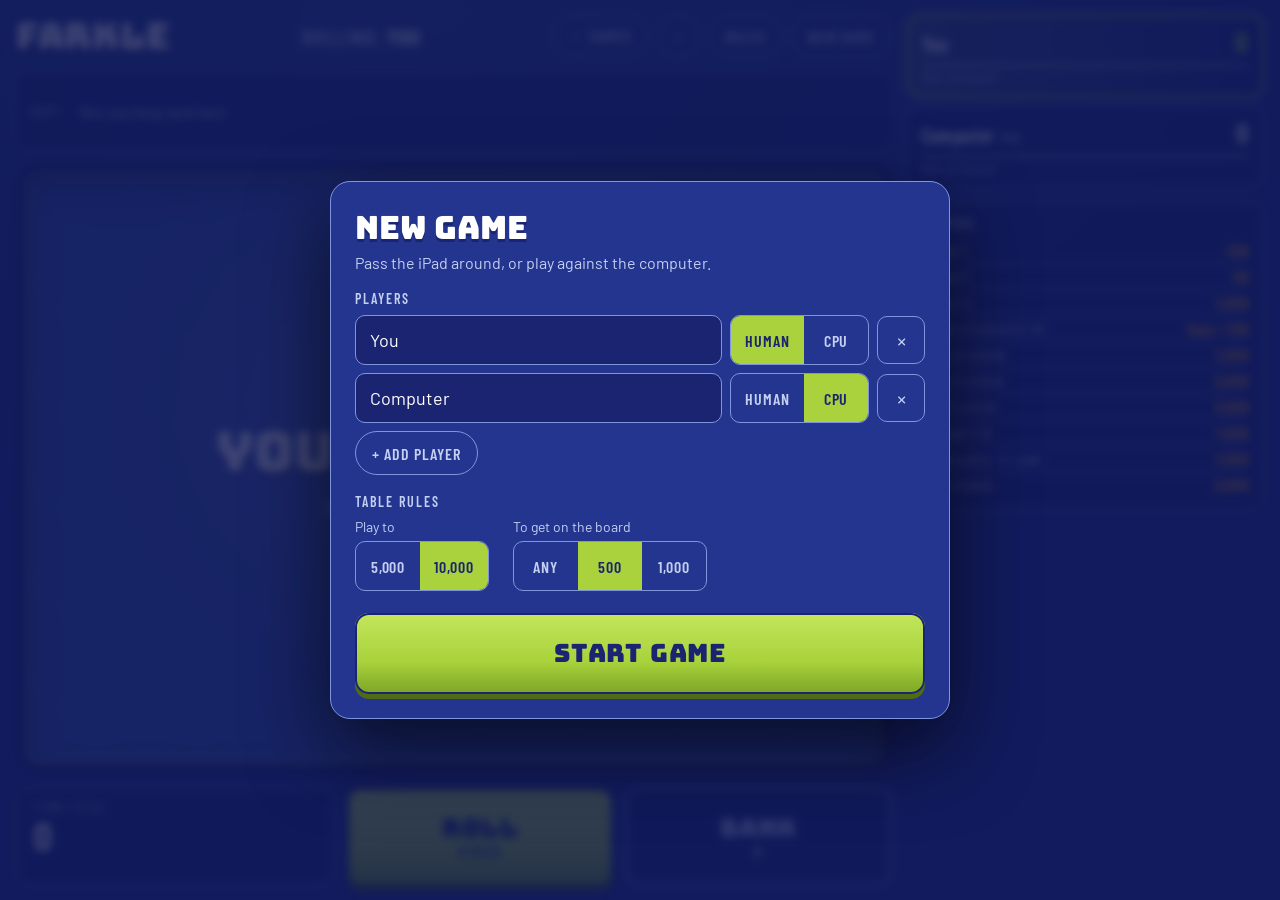
<file: games/farkle/index.html>
<!doctype html>
<html lang="en">
<head>
<meta charset="utf-8">
<meta name="viewport" content="width=device-width, initial-scale=1, viewport-fit=cover, user-scalable=no">
<meta name="apple-mobile-web-app-capable" content="yes">
<meta name="mobile-web-app-capable" content="yes">
<meta name="apple-mobile-web-app-status-bar-style" content="black-translucent">
<meta name="apple-mobile-web-app-title" content="Farkle">
<meta name="theme-color" content="#23358f">
<style>:root{padding-top:env(safe-area-inset-top,0px);padding-bottom:env(safe-area-inset-bottom,0px)}body{margin:0}html,body{height:100%}:root{box-sizing:border-box;height:100%}</style>
<title>Farkle Table</title>
<meta name="claude:viewport-fit-sides" content="cover">
<link rel="preconnect" href="https://fonts.googleapis.com">
<link rel="preconnect" href="https://fonts.gstatic.com" crossorigin>
<link rel="stylesheet" href="https://fonts.googleapis.com/css2?family=Bungee&family=Barlow+Condensed:wght@500;600;700&family=Barlow:wght@400;500;600&display=swap">
<style>
/* Layout: one-screen game table. Landscape iPad = felt tray left + scoreboard rail right; portrait = scoreboard strip on top, tray, thumb-height action bar. */
:root{
  color-scheme: dark;
  --ground:#23358f;       /* deep royal blue table */
  --ground-2:#2a4699;
  --leather:#3b5cb6;      /* blue dice tray */
  --leather-deep:#1f2b7c; /* navy edge / outlines */
  --ivory:#f5a21d;        /* orange dice */
  --die-hi:#ffc657;
  --die-lo:#e0860f;
  --die-edge:#b4680a;
  --pip:#1b2470;          /* navy pips */
  --brass:#a9d23c;        /* lime accent */
  --brass-deep:#7ca526;
  --navy:#1b2470;
  --panel:rgba(20,30,105,.38);
  --ink:#ffffff;          /* text */
  --muted:#c4cff2;
  --line:#7f95dc;
  --good:#ffffff;
  --bad:#ff8f80;
  --f-display:"Bungee", "Impact", "Arial Black", sans-serif;
  --f-ui:"Barlow Condensed", "Arial Narrow", "Helvetica Neue", sans-serif;
  --f-body:"Barlow", "Helvetica Neue", Arial, sans-serif;
  --die: clamp(58px, 14vmin, 140px);
  --die-sm: clamp(34px, 6vmin, 62px);
  --r: 14px;
}
*{box-sizing:border-box}
[hidden]{display:none!important}
html,body{height:100%}
body{
  background: radial-gradient(120% 90% at 30% 0%, var(--ground-2), var(--ground) 70%);
  color:var(--ink); font-family:var(--f-body); font-size:16px;
  -webkit-user-select:none; user-select:none; -webkit-tap-highlight-color:transparent;
  touch-action:manipulation; overscroll-behavior:none;
}
button{font:inherit; color:inherit; touch-action:manipulation; cursor:pointer}
button:focus-visible, input:focus-visible, select:focus-visible{outline:3px solid var(--brass); outline-offset:2px}

.app{
  height:100%; display:grid; gap:14px;
  grid-template-columns: minmax(0,1fr) clamp(280px, 28vw, 360px);
  grid-template-rows: auto minmax(0,1fr) auto;
  grid-template-areas: "head side" "tray side" "act side";
  padding-left:max(16px, env(safe-area-inset-left, 0px));
  padding-right:max(16px, env(safe-area-inset-right, 0px));
  padding-block:14px;
}

/* Header */
.head{grid-area:head; display:flex; align-items:center; justify-content:space-between; gap:12px; flex-wrap:wrap}
.logo{font-family:var(--f-display); font-size:clamp(26px,4vmin,40px); letter-spacing:.02em; color:var(--ink); line-height:1;
  text-shadow:0 3px 0 var(--navy)}
.turninfo{font-family:var(--f-ui); font-weight:600; font-size:clamp(17px,2.4vmin,22px); text-transform:uppercase; letter-spacing:.06em; color:var(--muted)}
.turninfo b{color:var(--ink)}
.headbtns{display:flex; flex-wrap:wrap; gap:8px}
.ghost{background:transparent; border:1.5px solid var(--line); border-radius:999px; padding:10px 16px; min-height:44px;
  font-family:var(--f-ui); font-weight:600; letter-spacing:.06em; text-transform:uppercase; color:var(--muted)}
.ghost:active{background:var(--navy)}
.ghost.home{display:inline-flex; align-items:center; justify-content:center; text-decoration:none}
.ghost.snd.off{text-decoration:line-through; opacity:.8}

/* Tray */
.trayWrap{grid-area:tray; display:flex; flex-direction:column; gap:12px; min-height:0}
.rail{
  min-height:calc(var(--die-sm) + 24px); display:flex; align-items:center; gap:14px; flex-wrap:wrap;
  padding:10px 14px; border-radius:var(--r); background:var(--panel); border:1px dashed var(--line);
}
.rail .label{font-family:var(--f-ui); font-size:14px; letter-spacing:.12em; text-transform:uppercase; color:var(--muted); margin-right:4px}
.rail .group{display:flex; gap:6px}
.rail .empty{color:var(--muted); font-family:var(--f-ui); font-size:16px; letter-spacing:.04em}
.tray{
  position:relative; flex:1; min-height:240px; border-radius:22px; overflow:hidden;
  background:
    radial-gradient(ellipse at 50% 40%, rgba(255,255,255,.12), transparent 60%),
    repeating-linear-gradient(45deg, rgba(0,0,40,.06) 0 2px, transparent 2px 5px),
    var(--leather);
  box-shadow: inset 0 0 0 10px var(--leather-deep), inset 0 0 0 12px rgba(169,210,60,.45), inset 0 18px 40px rgba(10,15,60,.55);
}
.tray .stitch{position:absolute; inset:18px; border:2px dashed rgba(169,210,60,.35); border-radius:14px; pointer-events:none}
.trayMsg{position:absolute; inset:0; display:flex; flex-direction:column; align-items:center; justify-content:center; gap:8px; pointer-events:none; text-align:center; padding:24px}
.trayMsg .big{font-family:var(--f-display); font-size:clamp(28px,6vmin,64px); color:var(--ink); text-shadow:0 3px 0 var(--navy)}
.trayMsg .small{font-family:var(--f-ui); font-size:clamp(16px,2.4vmin,22px); letter-spacing:.06em; color:var(--ink); text-transform:uppercase}

/* Dice */
.die{
  width:var(--die); height:var(--die); border-radius:22%; background:linear-gradient(145deg,var(--die-hi),var(--ivory) 55%,var(--die-lo));
  box-shadow: 0 6px 0 var(--die-edge), 0 12px 18px rgba(10,15,60,.45), inset 0 -3px 6px rgba(0,0,0,.1);
  display:grid; grid-template:repeat(3,1fr)/repeat(3,1fr); padding:calc(var(--die) * .13); border:none;
  -webkit-appearance:none; appearance:none; -webkit-touch-callout:none;
  transition: transform .22s cubic-bezier(.3,1.5,.5,1), box-shadow .2s ease, filter .3s ease;
  will-change: transform;
}
.die.sm{width:var(--die-sm); height:var(--die-sm); padding:calc(var(--die-sm) * .13); box-shadow:0 3px 0 var(--die-edge), 0 5px 8px rgba(10,15,60,.4)}
.pip{width:72%; height:72%; place-self:center; border-radius:50%; background:var(--pip); visibility:hidden}
.die[data-v="1"] .p5,
.die[data-v="2"] .p1,.die[data-v="2"] .p9,
.die[data-v="3"] .p1,.die[data-v="3"] .p5,.die[data-v="3"] .p9,
.die[data-v="4"] .p1,.die[data-v="4"] .p3,.die[data-v="4"] .p7,.die[data-v="4"] .p9,
.die[data-v="5"] .p1,.die[data-v="5"] .p3,.die[data-v="5"] .p5,.die[data-v="5"] .p7,.die[data-v="5"] .p9,
.die[data-v="6"] .p1,.die[data-v="6"] .p3,.die[data-v="6"] .p4,.die[data-v="6"] .p6,.die[data-v="6"] .p7,.die[data-v="6"] .p9{visibility:visible}
.die[data-v="1"] .p5{width:84%; height:84%}
.tray .die{position:absolute; left:0; top:0}
.tray .die.sel, .tray .die.cpuPick{box-shadow:0 0 0 5px var(--brass), 0 0 0 8px var(--navy), 0 10px 0 var(--die-edge), 0 22px 30px rgba(10,15,60,.5)}
.tray .die.dead{filter:saturate(.4) brightness(.72)}
.tray .die.rolling{animation:tumble .55s cubic-bezier(.2,.7,.3,1)}
@keyframes tumble{
  0%{translate:-120px -60px; scale:.7}
  60%{translate:8px 4px; scale:1.06}
  100%{translate:0 0; scale:1}
}
.tray .die.cpuPick{box-shadow:0 0 0 5px var(--good), 0 0 0 8px var(--navy), 0 10px 0 var(--die-edge), 0 22px 30px rgba(10,15,60,.5)}

/* Status + actions */
.act{grid-area:act; display:grid; grid-template-columns: minmax(0,1.2fr) minmax(0,1fr) minmax(0,1fr); gap:12px; align-items:stretch}
@media (max-width:560px){ .act{grid-template-columns:1fr 1fr} .status{grid-column:1/-1} }
.status{background:var(--panel); border:1px solid var(--line); border-radius:var(--r); padding:10px 16px; display:flex; flex-direction:column; justify-content:center; min-width:0}
.status .k{font-family:var(--f-ui); font-size:13px; letter-spacing:.14em; text-transform:uppercase; color:var(--muted)}
.status .v{font-family:var(--f-ui); font-weight:700; font-size:clamp(28px,4.4vmin,42px); line-height:1.05; font-variant-numeric:tabular-nums}
.status .hint{font-size:14px; color:var(--muted); min-height:1.3em}
.status .hint.warn{color:var(--bad)}
.big-btn{
  min-height:clamp(64px,9vmin,88px); border-radius:var(--r); border:none;
  font-family:var(--f-display); font-size:clamp(18px,2.8vmin,26px); letter-spacing:.03em; line-height:1.05;
  display:flex; flex-direction:column; align-items:center; justify-content:center; gap:2px; padding:8px;
  transition: transform .08s ease, opacity .15s ease;
}
.big-btn small{font-family:var(--f-ui); font-weight:600; font-size:clamp(13px,1.8vmin,16px); letter-spacing:.08em; text-transform:uppercase}
.big-btn:active:not(:disabled){transform:translateY(2px)}
.big-btn:disabled{background:var(--panel); color:var(--muted); box-shadow:inset 0 0 0 2px var(--line); cursor:not-allowed}
.btn-roll{background:linear-gradient(180deg,#c3e65c,var(--brass) 60%,var(--brass-deep)); color:var(--navy); box-shadow:0 5px 0 #4f6c14, inset 0 0 0 2px var(--navy)}
.btn-bank{background:linear-gradient(180deg,var(--die-hi),var(--ivory) 60%,var(--die-lo)); color:var(--navy); box-shadow:inset 0 0 0 2px var(--navy), 0 5px 0 var(--die-edge)}

/* Sidebar */
.side{grid-area:side; display:flex; flex-direction:column; gap:14px; min-height:0; min-width:0}
.players{display:flex; flex-direction:column; gap:8px; overflow:auto; min-height:0}
.player{background:var(--panel); border:1px solid var(--line); border-radius:var(--r); padding:10px 14px; display:grid; grid-template-columns:1fr auto; gap:2px 10px; align-items:baseline}
.player.on{border-color:var(--brass); border-width:2px; background:linear-gradient(90deg, rgba(169,210,60,.14), rgba(20,30,105,.3))}
.player .nm{font-family:var(--f-ui); font-weight:700; font-size:20px; letter-spacing:.02em; white-space:nowrap; overflow:hidden; text-overflow:ellipsis}
.player .tag{font-family:var(--f-ui); font-size:12px; letter-spacing:.12em; color:var(--muted); text-transform:uppercase; margin-left:6px; font-weight:600}
.player .sc{font-family:var(--f-ui); font-weight:700; font-size:26px; font-variant-numeric:tabular-nums; color:var(--ink)}
.player.on .sc{color:var(--brass)}
.player .meta{grid-column:1/-1; font-size:13px; color:var(--muted); display:flex; justify-content:space-between; gap:8px}
.player .meta .last.neg{color:var(--bad)} .player .meta .last.pos{color:var(--brass)}
.bar{grid-column:1/-1; height:5px; border-radius:3px; background:rgba(255,255,255,.25); overflow:hidden; margin-top:4px}
.bar i{display:block; height:100%; background:var(--ivory); border-radius:3px; transition:width .5s ease}
.guide{background:var(--panel); border:1px solid var(--line); border-radius:var(--r); padding:12px 14px}
.guide h3{margin:0 0 6px; font-family:var(--f-ui); font-size:14px; letter-spacing:.14em; text-transform:uppercase; color:var(--muted); font-weight:600}
.guide table{width:100%; border-collapse:collapse; font-size:14px}
.guide td{padding:3px 0; border-bottom:1px solid var(--line)}
.guide td:last-child{text-align:right; font-family:var(--f-ui); font-weight:700; font-size:16px; color:var(--ivory); font-variant-numeric:tabular-nums}
.guide tr:last-child td{border-bottom:none}

/* Toast + stamp */
.stamp{position:fixed; left:50%; top:45%; translate:-50% -50%; pointer-events:none; font-family:var(--f-display); font-size:clamp(48px,12vmin,130px);
  color:var(--bad); border:6px solid var(--bad); border-radius:16px; padding:6px 22px; rotate:-8deg; opacity:0; z-index:30; background:rgba(27,36,112,.75)}
.stamp.hot{color:var(--brass); border-color:var(--brass)}
.stamp.show{animation:stamp 1.4s ease forwards}
@keyframes stamp{0%{opacity:0; scale:2.2} 15%{opacity:1; scale:1} 75%{opacity:1; scale:1} 100%{opacity:0; scale:.96}}

/* Overlays */
.overlay{position:fixed; inset:0; background:rgba(14,22,80,.8); backdrop-filter:blur(4px); -webkit-backdrop-filter:blur(4px);
  display:flex; align-items:center; justify-content:center; z-index:40; overflow:auto;
  padding: max(16px, env(safe-area-inset-top,0px)) max(16px, env(safe-area-inset-right,0px)) max(16px, env(safe-area-inset-bottom,0px)) max(16px, env(safe-area-inset-left,0px))}
.sheet{background:var(--ground); border:1px solid var(--line); border-radius:20px; width:min(620px,100%); padding:24px; box-shadow:0 30px 80px rgba(0,0,0,.6); max-height:100%; overflow:auto; -webkit-user-select:text; user-select:text}
.sheet h2{font-family:var(--f-display); color:var(--ink); text-shadow:0 3px 0 var(--navy); margin:0 0 4px; font-size:32px; font-weight:400}
.sheet p.sub{margin:0 0 18px; color:var(--muted)}
.sheet h4{font-family:var(--f-ui); letter-spacing:.14em; text-transform:uppercase; color:var(--muted); font-size:14px; margin:18px 0 8px; font-weight:600}
.rows{display:flex; flex-direction:column; gap:8px}
.prow{display:grid; grid-template-columns: 1fr auto auto; gap:8px; align-items:center}
.prow input{min-width:0; background:var(--navy); border:1px solid var(--line); border-radius:10px; color:var(--ink); padding:12px 14px; font:inherit; font-size:18px; min-height:50px}
.seg{display:inline-flex; border:1px solid var(--line); border-radius:10px; overflow:hidden}
.seg button{background:transparent; border:none; padding:0 14px; min-height:48px; min-width:64px; font-family:var(--f-ui); font-weight:600; font-size:16px; letter-spacing:.06em; text-transform:uppercase; color:var(--muted)}
.seg button[aria-pressed="true"]{background:var(--brass); color:var(--navy)}
.iconbtn{width:48px; height:48px; border-radius:10px; border:1px solid var(--line); background:transparent; color:var(--muted); font-size:22px}
.opts{display:flex; flex-wrap:wrap; gap:16px 24px}
.opt{display:flex; flex-direction:column; gap:6px}
.opt span{font-size:14px; color:var(--muted)}
.sheet .go{width:100%; margin-top:22px}
.addp{margin-top:8px}
.rules{font-size:16px; line-height:1.5; max-width:65ch}
.rules li{margin-bottom:6px}
.final{display:flex; flex-direction:column; gap:8px; margin:12px 0}
.final div{display:flex; justify-content:space-between; font-family:var(--f-ui); font-size:22px; font-weight:600; border-bottom:1px solid var(--line); padding:6px 0}
.final div:first-child{color:var(--ivory)}
.banner-final{font-family:var(--f-ui); font-weight:700; letter-spacing:.1em; text-transform:uppercase; color:var(--navy); background:var(--brass); border-radius:999px; padding:6px 14px; font-size:15px}

/* Winner celebration */
#confetti{position:fixed; inset:0; width:100%; height:100%; pointer-events:none; z-index:45}
.winDice{--die:clamp(40px,7vmin,60px); display:flex; gap:clamp(6px,1.2vmin,12px); justify-content:center; margin:4px 0 18px; flex-wrap:wrap}
.winDice .die{animation: hop .9s cubic-bezier(.3,1.5,.5,1) both, bob 1.8s ease-in-out infinite;
  animation-delay: calc(var(--i) * 110ms), calc(1s + var(--i) * 140ms)}
@keyframes hop{0%{transform:translateY(-160px) rotate(-200deg) scale(.6); opacity:0} 40%{opacity:1} 100%{transform:none; opacity:1}}
@keyframes bob{0%,100%{transform:none} 50%{transform:translateY(-10px) rotate(5deg)}}
#overBox:not([hidden]) .sheet{animation: pop .6s cubic-bezier(.3,1.5,.5,1) both}
@keyframes pop{0%{transform:scale(.6) translateY(40px); opacity:0} 100%{transform:none; opacity:1}}
#overTitle{font-size:clamp(34px,6vmin,56px); text-align:center; animation: glow 1.6s ease-in-out .9s infinite alternate}
@keyframes glow{to{text-shadow:0 3px 0 var(--navy), 0 0 24px rgba(169,210,60,.7)}}
.winSub{text-align:center; color:var(--brass); font-family:var(--f-ui); font-weight:700; letter-spacing:.12em; text-transform:uppercase; margin:2px 0 8px}

@media (prefers-reduced-motion: reduce){
  .winDice .die, #overBox:not([hidden]) .sheet, #overTitle{animation:none}
  .tray .die.rolling{animation:none}
  .stamp.show{animation:none; opacity:1}
  .bar i{transition:none}
}
@media (max-aspect-ratio: 1/1), (max-width: 760px){
  .app{grid-template-columns:minmax(0,1fr); grid-template-rows:auto auto minmax(0,1fr) auto;
       grid-template-areas:"head" "side" "tray" "act"}
  .side .guide{display:none}
  .players{flex-direction:row; overflow-x:auto; scroll-snap-type:x mandatory}
  .player{min-width: 168px; flex:1 0 168px; scroll-snap-align:start}
}
</style>
</head>
<body>


<div class="app" id="app">
  <header class="head">
    <div class="logo">FARKLE</div>
    <div class="turninfo" id="turninfo"></div>
    <div class="headbtns">
      <a class="ghost home" href="../../index.html" aria-label="Back to all games">&#8592; Games</a>
      <button class="ghost" id="btnSound" type="button">♪</button>
      <button class="ghost" id="btnRules" type="button">Rules</button>
      <button class="ghost" id="btnNew" type="button">New game</button>
    </div>
  </header>

  <section class="trayWrap">
    <div class="rail" id="rail" aria-label="Dice set aside this turn"></div>
    <div class="tray" id="tray">
      <div class="stitch"></div>
      <div class="trayMsg" id="trayMsg"></div>
    </div>
  </section>

  <section class="act">
    <div class="status">
      <span class="k">Turn total</span>
      <span class="v" id="turnTotal">0</span>
      <span class="hint" id="hint"></span>
    </div>
    <button class="big-btn btn-roll" id="btnRoll" type="button">ROLL<small id="rollSub">6 dice</small></button>
    <button class="big-btn btn-bank" id="btnBank" type="button">BANK<small id="bankSub">0</small></button>
  </section>

  <aside class="side">
    <div class="players" id="players"></div>
    <div class="guide">
      <h3>Scoring</h3>
      <table>
        <tr><td>Single 1</td><td>100</td></tr>
        <tr><td>Single 5</td><td>50</td></tr>
        <tr><td>Three 1s</td><td>1,000</td></tr>
        <tr><td>Three of a kind (2–6)</td><td>face × 100</td></tr>
        <tr><td>Four of a kind</td><td>1,000</td></tr>
        <tr><td>Five of a kind</td><td>2,000</td></tr>
        <tr><td>Six of a kind</td><td>3,000</td></tr>
        <tr><td>Straight 1–6</td><td>1,500</td></tr>
        <tr><td>Three pairs · 4 + pair</td><td>1,500</td></tr>
        <tr><td>Two triplets</td><td>2,500</td></tr>
      </table>
    </div>
  </aside>
</div>

<div class="stamp" id="stamp"></div>
<canvas id="confetti" aria-hidden="true"></canvas>

<!-- Setup -->
<div class="overlay" id="setup" hidden>
  <div class="sheet" role="dialog" aria-labelledby="setupTitle">
    <h2 id="setupTitle">New game</h2>
    <p class="sub">Pass the iPad around, or play against the computer.</p>
    <h4>Players</h4>
    <div class="rows" id="prows"></div>
    <button class="ghost addp" id="addPlayer" type="button">+ Add player</button>
    <h4>Table rules</h4>
    <div class="opts">
      <div class="opt"><span>Play to</span>
        <div class="seg" id="segTarget">
          <button type="button" data-v="5000">5,000</button>
          <button type="button" data-v="10000">10,000</button>
        </div>
      </div>
      <div class="opt"><span>To get on the board</span>
        <div class="seg" id="segEntry">
          <button type="button" data-v="0">Any</button>
          <button type="button" data-v="500">500</button>
          <button type="button" data-v="1000">1,000</button>
        </div>
      </div>
    </div>
    <button class="big-btn btn-roll go" id="startGame" type="button">START GAME</button>
  </div>
</div>

<!-- Rules -->
<div class="overlay" id="rulesBox" hidden>
  <div class="sheet" role="dialog" aria-labelledby="rulesTitle">
    <h2 id="rulesTitle">How to play</h2>
    <ol class="rules">
      <li>Tap <b>Roll</b>. Tap the scoring dice you want to keep. Every die you select has to score.</li>
      <li>Roll the rest to push your luck, or <b>Bank</b> the turn total into your score.</li>
      <li>If a roll has no scoring dice, that's a <b>Farkle</b>: you lose everything from this turn.</li>
      <li><b>Hot dice:</b> score all six and you get all six back to keep rolling.</li>
      <li>Combinations only count within a single roll. A 1 kept earlier can't join a pair of 1s rolled later.</li>
      <li>You need the opening minimum in one turn before your first bank counts.</li>
      <li>When someone reaches the target, everyone else gets one last turn to beat them.</li>
    </ol>
    <button class="big-btn btn-bank go" id="closeRules" type="button">GOT IT</button>
  </div>
</div>

<!-- Game over -->
<div class="overlay" id="overBox" hidden>
  <div class="sheet" role="dialog" aria-labelledby="overTitle">
    <div class="winDice" id="winDice" aria-hidden="true"></div>
    <h2 id="overTitle">Winner</h2>
    <div class="winSub" id="winSub"></div>
    <div class="final" id="finalList"></div>
    <button class="big-btn btn-roll go" id="rematch" type="button">REMATCH</button>
    <button class="ghost go" id="overNew" type="button">Change players</button>
    <a class="ghost home go" href="../../index.html">Home</a>
  </div>
</div>

<script src="../../assets/kit.js"></script>
<script>
(function(){
const {sound} = Kit;
const $ = id => document.getElementById(id);
const LS_KEY = 'farkle-table-v1';
const sleep = ms => new Promise(r => setTimeout(r, ms));
const fmt = n => n.toLocaleString('en-US');

/* ---------- Scoring ---------- */
const memo = new Map();
function best(c){
  const key = c.join('');
  if (memo.has(key)) return memo.get(key);
  let n = 0; for (let f=1; f<=6; f++) n += c[f];
  if (n === 0) return 0;
  let res = -Infinity;
  if (n === 6){
    const cs = c.slice(1).filter(x=>x>0).sort();
    if (cs.length === 6) res = Math.max(res, 1500);                     // straight
    if (cs.length === 1) res = Math.max(res, 3000);                     // six of a kind
    if (cs.length === 3 && cs.every(x=>x===2)) res = Math.max(res,1500); // three pairs
    if (cs.length === 2 && cs[0]===2 && cs[1]===4) res = Math.max(res,1500); // four + pair
    if (cs.length === 2 && cs[0]===3 && cs[1]===3) res = Math.max(res,2500); // two triplets
  }
  for (let f=1; f<=6; f++){
    for (let k=3; k<=c[f]; k++){
      const sc = k===3 ? (f===1?1000:f*100) : k===4 ? 1000 : k===5 ? 2000 : 3000;
      const d = c.slice(); d[f] -= k;
      res = Math.max(res, sc + best(d));
    }
  }
  if (c[1] > 0){ const d=c.slice(); d[1]--; res = Math.max(res, 100 + best(d)); }
  if (c[5] > 0){ const d=c.slice(); d[5]--; res = Math.max(res, 50 + best(d)); }
  memo.set(key, res);
  return res;
}
function scoreAll(vals){
  if (!vals.length) return 0;
  const c = [0,0,0,0,0,0,0]; vals.forEach(v=>c[v]++);
  const s = best(c);
  return s > 0 ? s : 0;
}
function hasScore(vals){
  const c = [0,0,0,0,0,0,0]; vals.forEach(v=>c[v]++);
  if (c[1] || c[5]) return true;
  if (c.some(x=>x>=3)) return true;
  if (vals.length===6){ const cs=c.slice(1).filter(x=>x>0); if (cs.length===6) return true; if (cs.length===3 && cs.every(x=>x===2)) return true; }
  return false;
}

/* ---------- State ---------- */
let S = null;
let cfg = { players:[{name:'You', cpu:false},{name:'Computer', cpu:true}], target:10000, entry:500 };
let busy = false;           // animation / cpu lock
let cpuToken = 0;

function freshDice(){ return Array.from({length:6}, () => ({v:1+Math.floor(Math.random()*6), st:'free', sel:false, x:0, y:0, r:0})); }
function newGame(c){
  cfg = JSON.parse(JSON.stringify(c));
  S = {
    players: c.players.map(p => ({name:p.name.trim() || 'Player', cpu:p.cpu, score:0, onBoard: c.entry===0, last:null})),
    cur: 0, target: c.target, entry: c.entry,
    dice: freshDice(), turn: 0, phase:'ready', rolled:false, final:null, winner:null
  };
  cpuToken++;
  save(); render(); maybeCpu();
}
function save(){ try{ localStorage.setItem(LS_KEY, JSON.stringify({S, cfg})); }catch(e){} }
function load(){ try{ const d = JSON.parse(localStorage.getItem(LS_KEY)); if (d && d.S && d.S.players) return d; }catch(e){} return null; }

const P = () => S.players[S.cur];
const freeDice = () => S.dice.filter(d => d.st==='free');
const selDice  = () => S.dice.filter(d => d.st==='free' && d.sel);
const selScore = () => scoreAll(selDice().map(d=>d.v));
const turnTotal = () => S.turn + selScore();

/* ---------- Layout of dice in tray ---------- */
function scatter(){
  const free = freeDice();
  const n = free.length;
  // slots on a 3x2 grid (or 2x3 when the tray is tall), shuffled, with jitter
  const tray = $('tray');
  const tall = tray.clientHeight > tray.clientWidth * 0.9;
  const cols = tall ? 2 : 3, rows = tall ? 3 : 2;
  const slots = [];
  for (let r=0;r<rows;r++) for (let c=0;c<cols;c++) slots.push([c,r]);
  slots.sort(()=>Math.random()-.5);
  free.forEach((d,i) => {
    const [c,r] = slots[i];
    d.x = (c + 0.5)/cols + (Math.random()-.5)*(0.32/cols);
    d.y = (r + 0.5)/rows + (Math.random()-.5)*(0.30/rows);
    d.r = Math.round((Math.random()-.5)*40);
  });
}

/* ---------- Rendering ---------- */
function dieEl(d, small){
  const el = document.createElement(small ? 'div' : 'button');
  el.className = 'die' + (small ? ' sm' : '');
  el.dataset.v = d.v;
  if (!small){ el.type = 'button'; el.setAttribute('aria-label', 'Die showing ' + d.v + (d.sel ? ', selected' : '')); el.setAttribute('aria-pressed', d.sel ? 'true':'false'); }
  for (let i=1;i<=9;i++){ const p=document.createElement('span'); p.className='pip p'+i; el.appendChild(p); }
  return el;
}
function placeDie(el, d){
  const tray = $('tray');
  const W = tray.clientWidth, H = tray.clientHeight, s = el.offsetWidth || 90;
  const pad = 24;
  const x = Math.min(Math.max(d.x*W - s/2, pad), W - s - pad);
  const y = Math.min(Math.max(d.y*H - s/2, pad), H - s - pad);
  el.style.transform = `translate(${x}px, ${y - (d.sel ? 8 : 0)}px) rotate(${d.sel ? d.r*0.4 : d.r}deg) scale(${d.sel ? 1.08 : 1})`;
}
let lastRollAnim = false;
const trayEls = [null,null,null,null,null,null];
let lastCur = -1;
function render(){
  if (!S) return;
  const p = P();
  // header
  const ti = $('turninfo');
  ti.innerHTML = '';
  if (S.phase === 'over'){ ti.textContent = 'Game over'; }
  else {
    const t = document.createElement('span'); t.innerHTML = `Rolling: <b></b>`; t.querySelector('b').textContent = p.name; ti.appendChild(t);
    if (S.final){ const b=document.createElement('span'); b.className='banner-final'; b.textContent='Final round'; b.style.marginLeft='10px'; ti.appendChild(b); }
  }

  // rail
  const rail = $('rail'); rail.innerHTML = '';
  const lab = document.createElement('span'); lab.className='label'; lab.textContent='Kept'; rail.appendChild(lab);
  const held = S.dice.filter(d=>d.st==='held');
  if (!held.length){ const e=document.createElement('span'); e.className='empty'; e.textContent = S.keptLog && S.keptLog.length ? '' : 'Dice you keep land here'; rail.appendChild(e); }
  (S.keptLog||[]).forEach(g => {
    const grp = document.createElement('div'); grp.className='group';
    g.vals.forEach(v => grp.appendChild(dieEl({v}, true)));
    grp.title = g.score + ' points';
    rail.appendChild(grp);
  });

  // tray
  const tray = $('tray');
  const msg = $('trayMsg'); msg.innerHTML = '';
  const showMsg = (big, small) => { msg.innerHTML = `<div class="big"></div><div class="small"></div>`; msg.querySelector('.big').textContent=big; msg.querySelector('.small').textContent=small||''; };
  // Dice elements are kept and updated in place, so selecting one never rebuilds the tray
  S.dice.forEach((d, idx) => {
    let el = trayEls[idx];
    const show = S.rolled && d.st === 'free';
    if (!show){ if (el){ el.remove(); trayEls[idx] = null; } return; }
    if (!el){
      el = dieEl(d, false);
      el.addEventListener('pointerdown', e => { e.preventDefault(); toggle(idx); });
      el.addEventListener('click', e => { if (e.detail === 0) toggle(idx); }); // keyboard
      tray.appendChild(el); trayEls[idx] = el;
    }
    el.dataset.v = d.v;
    el.setAttribute('aria-label', 'Die showing ' + d.v + (d.sel ? ', selected' : ''));
    el.setAttribute('aria-pressed', d.sel ? 'true' : 'false');
    el.classList.toggle('sel', d.sel && !p.cpu);
    el.classList.toggle('cpuPick', d.sel && p.cpu);
    el.classList.toggle('dead', S.phase==='farkle');
    if (lastRollAnim){ el.classList.remove('rolling'); void el.offsetWidth; el.classList.add('rolling'); }
    placeDie(el, d);
  });
  if (S.rolled){
    lastRollAnim = false;
    if (S.phase==='farkle') showMsg('', p.cpu ? '' : 'Tap to pass the dice');
  } else if (S.phase !== 'over') {
    showMsg(p.cpu ? p.name + ' is up' : 'Your roll, ' + p.name, p.cpu ? 'Thinking…' : (S.hot ? 'Hot dice! Roll all six' : 'Tap Roll to start your turn'));
  }

  // status
  const sc = selScore();
  const selN = selDice().length;
  const tt = S.turn + sc;
  $('turnTotal').textContent = fmt(S.phase==='farkle' ? 0 : tt);
  const hint = $('hint'); hint.className = 'hint';
  let canRoll = false, canBank = false;
  if (S.phase === 'over' || p.cpu || busy){ hint.textContent = p.cpu && S.phase!=='over' ? p.name + ' is playing…' : ''; }
  else if (S.phase === 'farkle'){ hint.textContent = 'Farkle. Turn points lost.'; hint.classList.add('warn'); }
  else if (!S.rolled){ canRoll = true; hint.textContent = S.turn ? `${fmt(S.turn)} riding on this roll` : ''; }
  else if (selN === 0){ hint.textContent = 'Tap the dice you want to keep'; }
  else if (sc === 0){ hint.textContent = 'Every selected die has to score'; hint.classList.add('warn'); }
  else {
    canRoll = true;
    canBank = p.onBoard || tt >= S.entry;
    if (!canBank){ hint.textContent = `Need ${fmt(S.entry)} to get on the board`; hint.classList.add('warn'); }
    else hint.textContent = `Keeping ${selN} ${selN===1?'die':'dice'} for ${fmt(sc)}`;
  }
  // roll sub label
  let rollN = freeDice().length;
  if (S.rolled && selN && sc){ rollN = rollN - selN; if (rollN===0) rollN = 6; }
  $('rollSub').textContent = S.phase==='farkle' && !p.cpu ? 'next player' : (rollN + (rollN===1?' die':' dice') + (S.rolled && rollN===6 && selN===freeDice().length ? ' · hot' : ''));
  $('btnRoll').firstChild.textContent = S.phase==='farkle' && !p.cpu ? 'PASS' : 'ROLL';
  $('btnRoll').disabled = !(canRoll || (S.phase==='farkle' && !p.cpu && !busy));
  $('bankSub').textContent = fmt(canBank ? p.score + tt : p.score);
  $('btnBank').disabled = !canBank;

  // players
  const pl = $('players'); pl.innerHTML = '';
  const lead = Math.max(...S.players.map(x=>x.score));
  S.players.forEach((x, i) => {
    const row = document.createElement('div');
    row.className = 'player' + (i===S.cur && S.phase!=='over' ? ' on' : '');
    const nm = document.createElement('div'); nm.className='nm'; nm.textContent = x.name;
    if (x.cpu){ const t=document.createElement('span'); t.className='tag'; t.textContent='CPU'; nm.appendChild(t); }
    const s = document.createElement('div'); s.className='sc'; s.textContent = fmt(x.score);
    const bar = document.createElement('div'); bar.className='bar'; bar.innerHTML = `<i style="width:${Math.min(100, x.score/S.target*100)}%"></i>`;
    const meta = document.createElement('div'); meta.className='meta';
    const a = document.createElement('span'); a.textContent = x.onBoard ? (x.score===lead && lead>0 ? 'Leading' : `${fmt(Math.max(0,S.target-x.score))} to go`) : `Not on board`;
    const b = document.createElement('span'); b.className='last';
    if (x.last !== null){ b.textContent = x.last > 0 ? `+${fmt(x.last)}` : 'Farkle'; b.classList.add(x.last>0?'pos':'neg'); }
    meta.append(a,b);
    row.append(nm, s, bar, meta);
    pl.appendChild(row);
  });
  if (S.cur !== lastCur){ lastCur = S.cur; const on = pl.querySelector('.on'); if (on && pl.scrollWidth > pl.clientWidth) pl.scrollTo({left: on.offsetLeft - pl.offsetLeft, behavior:'smooth'}); }
}

function stamp(text, hot){
  const el = $('stamp'); el.textContent = text; el.className = 'stamp' + (hot?' hot':'');
  void el.offsetWidth; el.classList.add('show');
}

/* ---------- Actions ---------- */
function toggle(idx){
  if (busy || P().cpu || S.phase!=='rolled') { if (S.phase==='farkle' && !P().cpu && !busy) nextTurn(); return; }
  const d = S.dice[idx]; if (d.st!=='free') return;
  d.sel = !d.sel; sound.click(); save(); render();
}

async function doRoll(){
  if (busy) return;
  if (S.phase === 'farkle'){ nextTurn(); return; }
  if (S.rolled){
    const sel = selDice(); const sc = selScore();
    if (!sel.length || !sc) return;
    S.turn += sc;
    S.keptLog = S.keptLog || [];
    S.keptLog.push({vals: sel.map(d=>d.v).sort(), score: sc});
    sel.forEach(d => { d.st='held'; d.sel=false; });
    if (S.dice.every(d=>d.st==='held')){
      S.dice.forEach(d=>{ d.st='free'; d.sel=false; });
      S.keptLog = [];
      S.hot = true;
      stamp('HOT DICE', true); sound.good();
      await sleep(700);
    }
  }
  S.hot = false;
  busy = true;
  freeDice().forEach(d => { d.v = 1 + Math.floor(Math.random()*6); d.sel=false; });
  scatter();
  sound.dice();
  S.rolled = true; S.phase = 'rolled';
  lastRollAnim = true;
  render();
  await sleep(560);
  busy = false;
  if (!hasScore(freeDice().map(d=>d.v))){
    S.phase = 'farkle';
    P().last = 0;
    save(); render();
    stamp('FARKLE'); sound.bad();
    if (P().cpu){ await sleep(1700); nextTurn(); }
    return;
  }
  save(); render();
}

function doBank(){
  if (busy || S.phase!=='rolled') return;
  const p = P(); const sc = selScore();
  if (!selDice().length || !sc) return;
  const tt = S.turn + sc;
  if (!p.onBoard && tt < S.entry) return;
  p.onBoard = true; p.score += tt; p.last = tt;
  sound.good();
  if (!S.final && p.score >= S.target) { S.final = {trigger:S.cur}; stamp('FINAL ROUND', true); }
  nextTurn();
}

function nextTurn(){
  S.dice = freshDice(); S.turn = 0; S.rolled = false; S.phase = 'ready'; S.keptLog = []; S.hot = false;
  S.cur = (S.cur + 1) % S.players.length;
  if (S.final && S.cur === S.final.trigger){ endGame(); return; }
  save(); render(); maybeCpu();
}

function endGame(){
  S.phase = 'over'; save(); render();
  const ranked = S.players.slice().sort((a,b)=>b.score-a.score);
  $('overTitle').textContent = ranked[0].name + ' wins';
  const fl = $('finalList'); fl.innerHTML = '';
  ranked.forEach(x => { const d=document.createElement('div'); const a=document.createElement('span'); a.textContent=x.name; const b=document.createElement('span'); b.textContent=fmt(x.score); d.append(a,b); fl.appendChild(d); });
  $('winSub').textContent = fmt(ranked[0].score) + ' points' + (ranked[0].cpu ? ' · better luck next time' : '');
  const wd = $('winDice'); wd.innerHTML = '';
  [1,2,3,4,5,6].forEach((v,i) => { const d = dieEl({v}, true); d.classList.remove('sm'); d.style.setProperty('--i', i); wd.appendChild(d); });
  setTimeout(()=>{ $('overBox').hidden = false; celebrate(); if (ranked[0].cpu) sound.bad(); else sound.win(); }, 900);
}

/* ---------- Winner celebration ---------- */
let partyId = 0;
function stopParty(){ partyId++; const c=$('confetti'); c.getContext('2d').clearRect(0,0,c.width,c.height); }
function celebrate(){
  if (window.matchMedia && matchMedia('(prefers-reduced-motion: reduce)').matches) return;
  const id = ++partyId;
  const c = $('confetti'), ctx = c.getContext('2d');
  const dpr = Math.min(window.devicePixelRatio || 1, 2);
  const W = innerWidth, H = innerHeight;
  c.width = W * dpr; c.height = H * dpr; ctx.setTransform(dpr,0,0,dpr,0,0);
  const cols = ['#f5a21d','#ffc657','#a9d23c','#ffffff','#7d9cf0'];
  const parts = [];
  const add = (x, y, vx, vy) => {
    const die = Math.random() < .14;
    parts.push({x, y, vx, vy, die, v: 1 + Math.floor(Math.random()*6),
      w: die ? 16 + Math.random()*10 : 7 + Math.random()*7, h: 4 + Math.random()*6,
      r: Math.random()*6.3, vr: (Math.random()-.5) * (die ? .25 : .4), c: cols[Math.floor(Math.random()*cols.length)], ph: Math.random()*6.3});
  };
  const burst = (x, y, n, spread) => { for (let i=0;i<n;i++){ const a = -Math.PI/2 + (Math.random()-.5)*spread; const sp = 9 + Math.random()*13; add(x, y, Math.cos(a)*sp, Math.sin(a)*sp); } };
  burst(W*.12, H, 110, 1.1); burst(W*.88, H, 110, 1.1);
  setTimeout(() => { if (id===partyId) burst(W*.5, H*.55, 140, 6.28); }, 450);
  setTimeout(() => { if (id===partyId){ burst(W*.25, H, 70, .9); burst(W*.75, H, 70, .9); } }, 1300);
  const t0 = performance.now();
  const pips = {1:[[0,0]],2:[[-1,-1],[1,1]],3:[[-1,-1],[0,0],[1,1]],4:[[-1,-1],[1,-1],[-1,1],[1,1]],5:[[-1,-1],[1,-1],[0,0],[-1,1],[1,1]],6:[[-1,-1],[1,-1],[-1,0],[1,0],[-1,1],[1,1]]};
  function drawDie(p){
    const s = p.w, rr = s*.22;
    ctx.fillStyle = '#b4680a'; rrect(-s/2, -s/2 + s*.08, s, s, rr); ctx.fill();
    ctx.fillStyle = '#f5a21d'; rrect(-s/2, -s/2, s, s, rr); ctx.fill();
    ctx.fillStyle = '#1b2470';
    pips[p.v].forEach(([a,b]) => { ctx.beginPath(); ctx.arc(a*s*.27, b*s*.27, s*.09, 0, 6.29); ctx.fill(); });
  }
  function rrect(x,y,w,h,r){ ctx.beginPath(); ctx.moveTo(x+r,y); ctx.arcTo(x+w,y,x+w,y+h,r); ctx.arcTo(x+w,y+h,x,y+h,r); ctx.arcTo(x,y+h,x,y,r); ctx.arcTo(x,y,x+w,y,r); ctx.closePath(); }
  function frame(now){
    if (id !== partyId) return;
    const t = now - t0;
    if (t < 3200 && Math.random() < .7) add(Math.random()*W, -20, (Math.random()-.5)*2, 2 + Math.random()*2);
    ctx.clearRect(0,0,W,H);
    for (let i = parts.length-1; i >= 0; i--){
      const p = parts[i];
      p.vy += p.die ? .32 : .22; p.vx *= .985; p.vy *= .985;
      if (!p.die && p.vy > 3.2) p.vy = 3.2;
      p.x += p.vx + (p.die ? 0 : Math.sin(t/300 + p.ph)*.8); p.y += p.vy; p.r += p.vr;
      if (p.y > H + 40){ parts.splice(i,1); continue; }
      ctx.save(); ctx.translate(p.x, p.y); ctx.rotate(p.r);
      if (p.die) drawDie(p);
      else { ctx.scale(1, Math.cos(t/140 + p.ph)); ctx.fillStyle = p.c; ctx.fillRect(-p.w/2, -p.h/2, p.w, p.h); }
      ctx.restore();
    }
    if (parts.length || t < 3200) requestAnimationFrame(frame); else ctx.clearRect(0,0,W,H);
  }
  requestAnimationFrame(frame);
}

/* ---------- Computer player ---------- */
function options(){
  const free = S.dice.map((d,i)=>({d,i})).filter(o=>o.d.st==='free');
  const n = free.length, out = [];
  for (let m=1; m < (1<<n); m++){
    const pick = free.filter((_,k)=> m & (1<<k));
    const s = scoreAll(pick.map(o=>o.d.v));
    if (s > 0){ let rem = n - pick.length; if (rem===0) rem = 6; out.push({idx: pick.map(o=>o.i), s, rem}); }
  }
  return out;
}
function cpuDecide(){
  const p = P();
  const opts = options();
  const bonus = {6:400, 5:160, 4:70, 3:30, 2:5, 1:0};
  const cont = opts.reduce((a,b)=> (b.s + bonus[b.rem] > a.s + bonus[a.rem]) ? b : a);
  const bank = opts.reduce((a,b)=> b.s > a.s ? b : a);
  const bankTotal = S.turn + bank.s;
  const canBank = p.onBoard || bankTotal >= S.entry;
  let stop;
  if (!canBank) stop = false;
  else if (S.final){
    const lead = Math.max(...S.players.filter(x=>x!==p).map(x=>x.score));
    stop = p.score + bankTotal > lead;
  }
  else if (p.score + bankTotal >= S.target) stop = true;
  else {
    const t = S.turn + cont.s;
    const th = {6: 4000, 5: 2000, 4: 1000, 3: 450, 2: 300, 1: 250}[cont.rem];
    // play more aggressively when trailing far behind
    const lead = Math.max(...S.players.map(x=>x.score));
    const adj = lead - p.score > 3000 ? 1.4 : 1;
    stop = t >= th * adj;
  }
  return stop ? {act:'bank', pick:bank} : {act:'roll', pick:cont};
}
async function maybeCpu(){
  if (!S || S.phase==='over' || !P().cpu) return;
  const tok = ++cpuToken;
  const alive = () => tok === cpuToken && S && P().cpu && S.phase !== 'over';
  await sleep(900);
  while (alive()){
    await doRoll();
    if (!alive() || S.phase !== 'rolled') return;
    await sleep(800);
    if (!alive()) return;
    const dec = cpuDecide();
    dec.pick.idx.forEach(i => S.dice[i].sel = true);
    sound.click();
    render();
    await sleep(1000);
    if (!alive()) return;
    if (dec.act === 'bank'){ doBank(); return; }
  }
}

/* ---------- Setup UI ---------- */
function renderSetup(){
  const box = $('prows'); box.innerHTML = '';
  cfg.players.forEach((p, i) => {
    const row = document.createElement('div'); row.className='prow';
    const inp = document.createElement('input'); inp.id = 'pname'+i; inp.value = p.name; inp.maxLength = 16; inp.setAttribute('aria-label','Player '+(i+1)+' name');
    inp.addEventListener('input', () => p.name = inp.value);
    const seg = document.createElement('div'); seg.className='seg';
    [['Human',false],['CPU',true]].forEach(([l,v]) => {
      const b = document.createElement('button'); b.type='button'; b.textContent=l; b.setAttribute('aria-pressed', String(p.cpu===v));
      b.addEventListener('click', () => { p.cpu = v; if (v && /^Player \d|^You$/.test(p.name)) p.name = 'Computer' + (cfg.players.filter(q=>q.cpu).length>1 ? ' '+(i+1) : ''); renderSetup(); });
      seg.appendChild(b);
    });
    const rm = document.createElement('button'); rm.type='button'; rm.className='iconbtn'; rm.textContent='×'; rm.setAttribute('aria-label','Remove player');
    rm.disabled = cfg.players.length <= 1; rm.style.opacity = rm.disabled ? .3 : 1;
    rm.addEventListener('click', () => { cfg.players.splice(i,1); renderSetup(); });
    row.append(inp, seg, rm); box.appendChild(row);
  });
  $('addPlayer').hidden = cfg.players.length >= 6;
  $('segTarget').querySelectorAll('button').forEach(b => b.setAttribute('aria-pressed', String(+b.dataset.v===cfg.target)));
  $('segEntry').querySelectorAll('button').forEach(b => b.setAttribute('aria-pressed', String(+b.dataset.v===cfg.entry)));
}
$('addPlayer').addEventListener('click', () => { cfg.players.push({name:'Player '+(cfg.players.length+1), cpu:false}); renderSetup(); });
$('segTarget').addEventListener('click', e => { const b=e.target.closest('button'); if(b){ cfg.target=+b.dataset.v; renderSetup(); } });
$('segEntry').addEventListener('click', e => { const b=e.target.closest('button'); if(b){ cfg.entry=+b.dataset.v; renderSetup(); } });
$('startGame').addEventListener('click', () => { $('setup').hidden = true; newGame(cfg); });
$('btnNew').addEventListener('click', () => { renderSetup(); $('setup').hidden = false; });
Kit.soundButton($('btnSound'));
$('btnRules').addEventListener('click', () => $('rulesBox').hidden = false);
$('closeRules').addEventListener('click', () => $('rulesBox').hidden = true);
$('rematch').addEventListener('click', () => { stopParty(); $('overBox').hidden = true; const c = JSON.parse(JSON.stringify(cfg)); c.players = S.players.map(p=>({name:p.name,cpu:p.cpu})); newGame(c); });
$('overNew').addEventListener('click', () => { stopParty(); $('overBox').hidden = true; renderSetup(); $('setup').hidden = false; });
$('btnRoll').addEventListener('click', () => { if (!P().cpu) doRoll(); });
$('btnBank').addEventListener('click', () => { if (!P().cpu) doBank(); });
$('tray').addEventListener('click', e => { if (!e.target.closest('.die') && S && S.phase==='farkle' && !P().cpu && !busy) nextTurn(); });
['setup','rulesBox'].forEach(id => $(id).addEventListener('click', e => { if (e.target.id===id && S) $(id).hidden = true; }));

let rz; window.addEventListener('resize', () => { clearTimeout(rz); rz = setTimeout(() => { if (S && S.rolled){ scatter(); render(); } }, 150); });

// keep screen awake during play where allowed
async function wake(){ try{ if ('wakeLock' in navigator) await navigator.wakeLock.request('screen'); }catch(e){} }
document.addEventListener('visibilitychange', () => { if (document.visibilityState==='visible') wake(); });

/* ---------- Boot ---------- */
function start(data){
  const saved = (data && data.S) ? data : load();
  if (saved){
    S = saved.S; if (saved.cfg) cfg = saved.cfg;
    S.keptLog = S.keptLog || [];
    if (S.phase === 'farkle' && P().cpu) { render(); setTimeout(nextTurn, 800); }
    else if (S.phase === 'over'){ render(); }
    else { if (S.rolled && P().cpu){ S.dice.forEach(d=>d.sel=false); } render(); if (P().cpu){ S.rolled=false; S.phase='ready'; S.dice.forEach(d=>{ if(d.st==='free') d.sel=false; }); render(); maybeCpu(); } }
  } else {
    // sample table so the first view shows the game: you vs. the computer, ready to roll
    S = { players: cfg.players.map(p=>({name:p.name,cpu:p.cpu,score:0,onBoard:false,last:null})), cur:0, target:10000, entry:500,
          dice: freshDice(), turn:0, phase:'ready', rolled:false, final:null, keptLog:[] };
    render();
    renderSetup(); $('setup').hidden = false;
  }
  wake();
}
window.claude?.hot?.snapshot?.(() => ({S, cfg}));
window.claude?.hot?.ready ? window.claude.hot.ready(start) : start(window.claude?.hot?.data ?? {});
})();
</script>

</body>
</html>
</file>
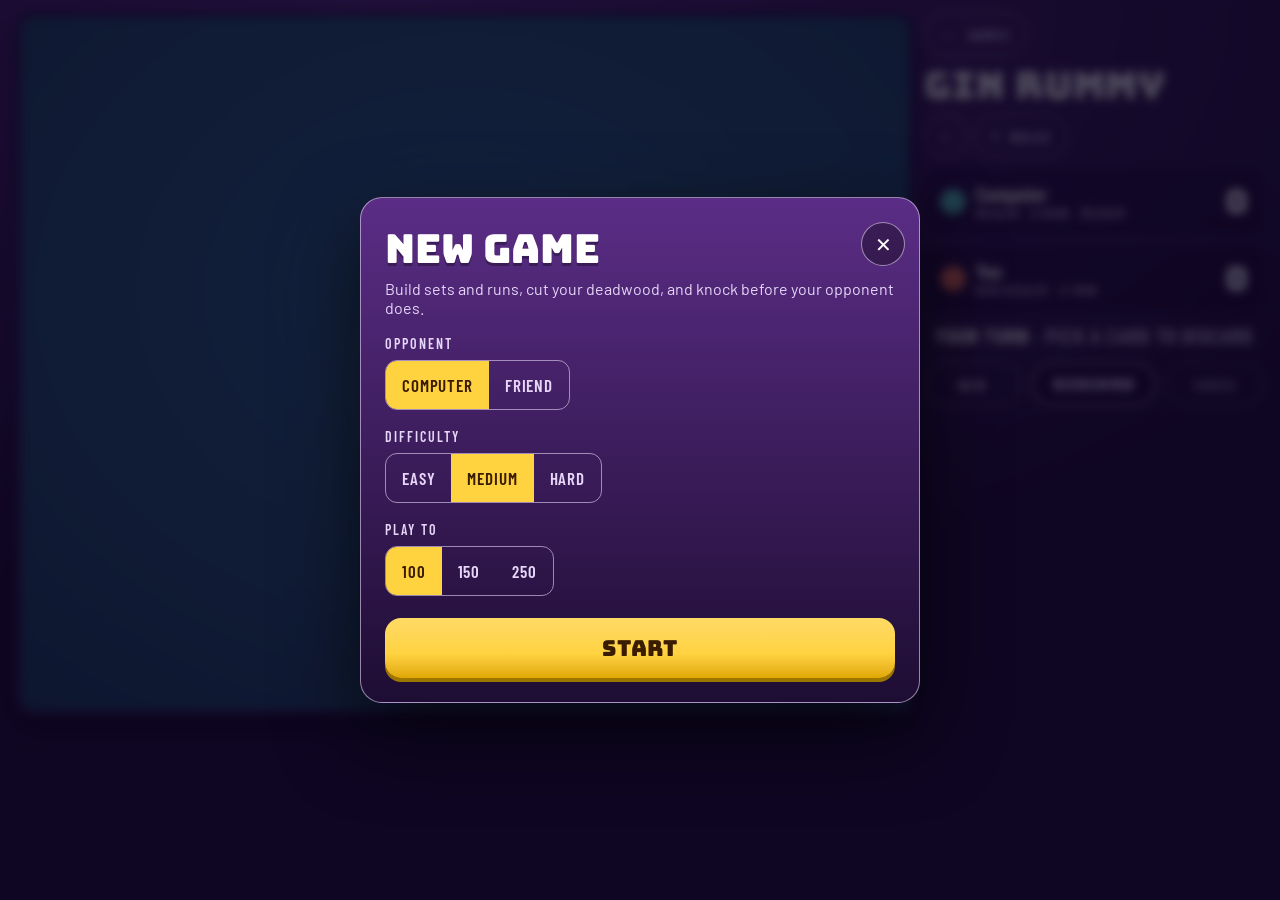
<file: games/gin/index.html>
<!doctype html>
<html lang="en">
<head>
<meta charset="utf-8">
<meta name="viewport" content="width=device-width, initial-scale=1, viewport-fit=cover, user-scalable=no">
<meta name="apple-mobile-web-app-capable" content="yes">
<meta name="mobile-web-app-capable" content="yes">
<meta name="apple-mobile-web-app-status-bar-style" content="black-translucent">
<meta name="theme-color" content="#3a1f5c">
<title>Gin Rummy</title>
<link rel="stylesheet" href="../../assets/kit.css">
<style>
/* Layout: portrait = top bar, player cards, status, felt table, your hand, action row.
   Landscape = table and hand on the left; side rail on the right. */
:root{
  --bg1:#5b2d86; --bg2:#1e0d33;
  --muted:#e6d6f7; --panel:rgba(20,0,40,.4); --line:rgba(230,214,247,.6);
  --accent:#ffd23f; --accent-2:#e0a800; --accent-ink:#3a1c00;
  --cw:clamp(40px,min(11.5vw,10vh),84px);
}
.page{height:100%;display:grid;gap:10px;
  grid-template-columns:minmax(0,1fr);
  grid-template-rows:auto auto auto minmax(0,1fr) auto auto;
  grid-template-areas:"top" "players" "status" "table" "hand" "actions"}
.topbar{grid-area:top}
.players{grid-area:players}
.status{grid-area:status}
.table{grid-area:table;min-height:0;border-radius:18px;position:relative;overflow:hidden;
  background:radial-gradient(90% 90% at 50% 40%,#2c6f8f,#173f57);box-shadow:inset 0 0 0 5px #2a1747,0 14px 30px rgba(0,0,0,.4);
  display:flex;flex-direction:column;align-items:center;justify-content:space-between;padding:10px;gap:6px}
.hand{grid-area:hand;display:flex;justify-content:center;align-items:flex-end;padding:calc(var(--cw) * .3) 0 4px;min-height:calc(var(--cw) * 1.75 + 14px)}
.hand .cardf{margin-left:calc(var(--cw) * -.36)}
.hand .cardf:first-child{margin-left:0}
.hand .cardf.g{margin-left:calc(var(--cw) * -.1)}
.handInfo{grid-area:hand;align-self:start;justify-self:center;font-family:var(--f-ui);font-weight:600;font-size:13px;letter-spacing:.1em;text-transform:uppercase;color:var(--muted);pointer-events:none}
.actions{grid-area:actions;display:flex;gap:10px;justify-content:center}
.actions .btn{flex:1;max-width:200px}
.actions #btnMain{flex:1.5}
@media (orientation:landscape) and (min-width:700px){
  .page{grid-template-columns:minmax(0,1fr) clamp(250px,30vw,340px);
    grid-template-rows:auto auto auto auto minmax(0,1fr) auto;
    grid-template-areas:"table top" "table players" "table status" "table actions" "table ." "hand ."}
  .players{grid-template-columns:1fr}
  .actions{flex-wrap:wrap}
  .actions .btn,.actions #btnMain{max-width:none}
  .handInfo{grid-area:hand}
  :root{--cw:clamp(38px,min(7.5vw,12vh),84px)}
}
@media (orientation:landscape) and (min-width:700px) and (max-height:520px){
  .page{grid-template-columns:minmax(0,1fr) clamp(300px,40vw,400px);gap:6px}
  .topbar .logo,.topbar .wide,.pcard .swatch{display:none}
  .topbar{justify-content:space-between;flex-wrap:nowrap}
  .players{grid-template-columns:1fr 1fr}
  .pcard{padding:4px 10px}
  .status{font-size:15px;letter-spacing:.02em}
  .btn{min-height:40px}
  .table{padding:6px}
}
.swatch.p0{background:#ff7a59} .swatch.p1{background:#5ad1c5}

/* Cards */
.cardf{--w:var(--cw);width:var(--w);height:calc(var(--w) * 1.4);border-radius:calc(var(--w) * .1);flex:none;position:relative;padding:0;
  background:#fffdf7;border:1px solid #b9b2a0;box-shadow:-2px 2px 4px rgba(0,0,0,.3);color:#1c1c1c;font-family:var(--f-ui);font-weight:700;
  transition:transform .15s ease,box-shadow .15s ease}
.cardf.red{color:#c8202f}
.cardf .tl{position:absolute;left:6%;top:4%;line-height:.95;font-size:calc(var(--w) * .3);text-align:center;min-width:.9em}
.cardf .tl i{display:block;font-style:normal;font-size:.8em}
.cardf .big{position:absolute;right:8%;bottom:4%;font-size:calc(var(--w) * .52);line-height:1}
.cardf.back{background:repeating-linear-gradient(45deg,#5b2d86 0 5px,#47206b 5px 10px);border:3px solid #fffdf7}
.cardf.sm{--w:calc(var(--cw) * .62)}
.cardf.xs{--w:calc(var(--cw) * .5)}
button.cardf{cursor:pointer}
.cardf.meld{background:#fff7d6}
.cardf.sel{transform:translateY(-22%);box-shadow:0 0 0 3px var(--accent),0 8px 14px rgba(0,0,0,.4)}
.cardf.took{box-shadow:0 0 0 2px #5ad1c5,-2px 2px 4px rgba(0,0,0,.3)}
.cardf.new{animation:deal .35s cubic-bezier(.3,1.4,.5,1)}
.cardf.live{box-shadow:0 0 0 3px var(--accent),0 2px 6px rgba(0,0,0,.4);cursor:pointer;animation:pulse 1s ease-in-out infinite}
@keyframes pulse{50%{box-shadow:0 0 0 3px rgba(255,210,63,.35),0 2px 6px rgba(0,0,0,.4)}}
@keyframes deal{from{transform:translateY(-30%) scale(1.15);opacity:0}}

.oppRow{display:flex;align-items:center;min-height:calc(var(--cw) * .7)}
.oppRow .cardf{margin-left:calc(var(--cw) * -.3)}
.oppRow .cardf:first-child{margin-left:0}
.mid{display:flex;align-items:center;justify-content:center;gap:clamp(18px,7vw,48px);width:100%;flex:1;min-height:0}
.spot{display:flex;flex-direction:column;align-items:center;gap:6px}
.spot button{background:none;border:none;padding:0}
.lbl{font-family:var(--f-ui);font-weight:600;font-size:13px;letter-spacing:.1em;text-transform:uppercase;color:var(--muted);white-space:nowrap}
.slot{width:var(--cw);height:calc(var(--cw) * 1.4);border-radius:calc(var(--cw) * .1);border:2px dashed rgba(255,255,255,.35)}
.stack{position:relative}
.stack .cardf + .cardf{position:absolute;left:3px;top:-3px}
.stack .cardf + .cardf + .cardf{left:6px;top:-6px}

/* End-of-hand sheet */
.whoRow{margin:14px 0 4px;font-family:var(--f-ui);font-weight:700;font-size:19px;text-align:left;display:flex;justify-content:space-between}
.groups{display:flex;flex-wrap:wrap;gap:10px;justify-content:flex-start}
.grp{display:flex;flex-direction:column;align-items:flex-start;gap:3px}
.grp .row{display:flex}
.grp .row .cardf{margin-left:calc(var(--cw) * -.32)}
.grp .row .cardf:first-child{margin-left:0}
.grp .tag{font-family:var(--f-ui);font-size:12px;font-weight:600;letter-spacing:.08em;text-transform:uppercase;color:var(--muted)}
.grp.lay .tag{color:#5ad1c5}
.grp.dead .tag{color:#ff9b8a}
.result{margin:16px 0 0;font-family:var(--f-ui);font-weight:600;font-size:19px;line-height:1.35}
.result b{color:var(--accent)}
.thinking::after{content:"";animation:dots 1.2s steps(4) infinite}
@keyframes dots{0%{content:""}25%{content:"."}50%{content:".."}75%{content:"..."}}
@media (prefers-reduced-motion: reduce){ .cardf{transition:none} .cardf.new,.cardf.live{animation:none} }
</style>
</head>
<body>
<div class="page">
  <header class="topbar">
    <a class="btn" href="../../index.html" aria-label="Back to all games">&#8592;<span class="wide">&nbsp;Games</span></a>
    <div class="logo">GIN RUMMY</div>
    <div class="btns">
      <button class="btn" id="btnSound" type="button">♪</button>
      <button class="btn" id="btnRules" type="button" aria-label="Rules">?<span class="wide">&nbsp;Rules</span></button>
    </div>
  </header>

  <section class="players" aria-label="Players">
    <div class="pcard" id="card1"><span class="swatch p1"></span><div class="who"><div class="nm" id="name1"></div><div class="sub" id="sub1"></div></div><div class="num" id="score1">0</div></div>
    <div class="pcard" id="card0"><span class="swatch p0"></span><div class="who"><div class="nm" id="name0"></div><div class="sub" id="sub0"></div></div><div class="num" id="score0">0</div></div>
  </section>

  <div class="status" id="status" role="status" aria-live="polite"></div>

  <div class="table" id="table">
    <div class="oppRow" id="oppRow" aria-label="Opponent's cards"></div>
    <div class="mid">
      <div class="spot"><button type="button" id="stockBtn" aria-label="Draw from the stock"></button><div class="lbl" id="stockLbl">Stock</div></div>
      <div class="spot"><button type="button" id="pileBtn" aria-label="Take the discard"></button><div class="lbl">Discard</div></div>
    </div>
  </div>

  <div class="hand" id="hand" aria-label="Your cards"></div>
  <div class="handInfo" id="handInfo"></div>

  <div class="actions">
    <button class="btn" id="btnNew" type="button">New</button>
    <button class="btn primary" id="btnMain" type="button">DISCARD</button>
    <button class="btn" id="btnKnock" type="button">KNOCK</button>
  </div>
</div>

<div class="overlay" id="setup" hidden>
  <div class="sheet" role="dialog" aria-labelledby="setupTitle">
    <h2 id="setupTitle">New game</h2>
    <p class="sub">Build sets and runs, cut your deadwood, and knock before your opponent does.</p>
    <h4>Opponent</h4>
    <div class="seg" id="segMode"><button type="button" data-v="cpu">Computer</button><button type="button" data-v="2p">Friend</button></div>
    <div id="levelWrap">
      <h4>Difficulty</h4>
      <div class="seg" id="segLevel"><button type="button" data-v="easy">Easy</button><button type="button" data-v="medium">Medium</button><button type="button" data-v="hard">Hard</button></div>
    </div>
    <h4>Play to</h4>
    <div class="seg" id="segTarget"><button type="button" data-v="100">100</button><button type="button" data-v="150">150</button><button type="button" data-v="250">250</button></div>
    <button class="btn primary big go" id="btnStart" type="button">START</button>
  </div>
</div>

<div class="overlay" id="rulesBox" hidden>
  <div class="sheet" role="dialog" aria-labelledby="rulesTitle">
    <h2 id="rulesTitle">How to play</h2>
    <ol class="rules">
      <li>Each player gets 10 cards. One card is turned up to start the discard pile and the rest are the stock.</li>
      <li><b>Melds</b> are sets of 3 or 4 cards of the same rank, or runs of 3 or more in one suit (Ace is low: A-2-3, not Q-K-A). Cards not in a meld are <b>deadwood</b>: face cards count 10, Aces 1, others their number. Your hand is arranged into its best melds for you.</li>
      <li><b>First turn:</b> the non-dealer may take the upcard or pass. If they pass, the dealer may take it or pass. If both pass, the non-dealer draws from the stock.</li>
      <li>On each turn, draw the top card of the stock or the discard pile, then discard one card. You can't throw back the card you just took from the discard pile.</li>
      <li><b>Knock</b> when your deadwood after discarding is 10 or less. The hand ends, and your opponent may <b>lay off</b> their deadwood onto your melds.</li>
      <li>If your deadwood is lower, you score the difference. Knock with no deadwood at all for <b>gin</b>: 25 bonus points plus your opponent's deadwood, and no lay-offs.</li>
      <li><b>Undercut:</b> if the defender's deadwood is equal to or less than the knocker's, the defender scores 25 plus the difference.</li>
      <li>If only 2 cards are left in the stock and nobody has knocked, the hand is dead and is redealt. The winner of each hand deals the next.</li>
      <li>The first player to reach the target wins and adds a 100-point game bonus plus 25 for every hand they won. A shutout (opponent won no hands) doubles the winner's total.</li>
    </ol>
    <button class="btn primary big go" id="closeRules" type="button">GOT IT</button>
  </div>
</div>

<div class="overlay" id="veil" hidden>
  <div class="sheet center" role="dialog" aria-labelledby="veilTitle">
    <h2 id="veilTitle">Your turn</h2>
    <p class="sub">Pass the iPad over, then show your cards.</p>
    <button class="btn primary big go" id="btnVeil" type="button">SHOW MY CARDS</button>
  </div>
</div>

<div class="overlay" id="endBox" hidden>
  <div class="sheet center" role="dialog" aria-labelledby="endTitle">
    <h2 id="endTitle">Gin!</h2>
    <div id="endBody"></div>
    <p class="result" id="endResult"></p>
    <button class="btn primary big go" id="btnNextHand" type="button">NEXT HAND</button>
  </div>
</div>

<div class="overlay" id="overBox" hidden>
  <div class="sheet center" role="dialog" aria-labelledby="overTitle">
    <h2 id="overTitle">You win</h2>
    <p class="sub" id="overSub"></p>
    <button class="btn primary big go" id="btnAgain" type="button">PLAY AGAIN</button>
    <button class="btn go" id="btnChange" type="button" style="width:100%">Change settings</button>
    <a class="btn go" href="../../index.html" style="width:100%">Home</a>
  </div>
</div>

<script src="../../assets/kit.js"></script>
<script>
(function(){
'use strict';
const {sleep, sound, callout, confetti, stopConfetti, seg} = Kit;
const $ = id => document.getElementById(id);
const store = Kit.store('gin');

/* ---------- Engine ----------
   A card is 0..51: rank = c % 13 + 1 (Ace 1 .. King 13), suit = floor(c / 13). */
const rank = c => c % 13 + 1, suit = c => Math.floor(c / 13), val = c => Math.min(10, rank(c));
const RN = ['', 'A', '2', '3', '4', '5', '6', '7', '8', '9', '10', 'J', 'Q', 'K'];
const SU = ['♠', '♥', '♦', '♣'];
const cardName = c => RN[rank(c)] + SU[suit(c)];
function shuffle(a){ for (let i = a.length - 1; i > 0; i--){ const j = Math.floor(Math.random() * (i + 1)); [a[i], a[j]] = [a[j], a[i]]; } return a; }
const byRank = (a, b) => rank(a) - rank(b) || suit(a) - suit(b);

/* Every set and run (and every 3-card piece of a 4-set, every sub-run) that can be made from these cards. */
function candidateMelds(cards){
  const out = [];
  for (let r = 1; r <= 13; r++){
    const cs = cards.filter(c => rank(c) === r);
    if (cs.length >= 3) out.push(cs);
    if (cs.length === 4) for (let i = 0; i < 4; i++) out.push(cs.filter((_, j) => j !== i));
  }
  for (let s = 0; s < 4; s++){
    const rs = cards.filter(c => suit(c) === s).sort(byRank);
    for (let i = 0; i < rs.length; i++){
      let j = i;
      while (j + 1 < rs.length && rank(rs[j + 1]) === rank(rs[j]) + 1) j++;
      for (let a = i; a <= j; a++) for (let b = a + 2; b <= j; b++) out.push(rs.slice(a, b + 1));
      i = j;
    }
  }
  return out;
}
/* The arrangement with the least deadwood, by dynamic programming over subsets of the hand.
   extra are lay-off groups (cards that can go onto the knocker's melds), which also count as melded. */
function arrange(cards, extra){
  const n = cards.length, idx = new Map(cards.map((c, i) => [c, i]));
  const groups = candidateMelds(cards).map(m => ({cards: m, lay: false})).concat((extra || []).map(m => ({cards: m, lay: true})));
  groups.forEach(g => { g.mask = g.cards.reduce((m, c) => m | 1 << idx.get(c), 0); });
  const memo = new Map();
  const dp = mask => {
    if (!mask) return 0;
    const hit = memo.get(mask);
    if (hit) return hit.v;
    const low = mask & -mask, i = 31 - Math.clz32(low);
    let v = val(cards[i]) + dp(mask ^ low), choice = -1;
    for (let k = 0; k < groups.length; k++){
      const g = groups[k];
      if ((g.mask & low) && (g.mask & mask) === g.mask){ const w = dp(mask ^ g.mask); if (w < v){ v = w; choice = k; } }
    }
    memo.set(mask, {v, choice});
    return v;
  };
  const full = (1 << n) - 1, dw = dp(full), melds = [], lays = [], dead = [];
  for (let m = full; m;){
    const low = m & -m, i = 31 - Math.clz32(low), ch = memo.get(m).choice;
    if (ch < 0){ dead.push(cards[i]); m ^= low; }
    else { (groups[ch].lay ? lays : melds).push(groups[ch].cards.slice().sort(byRank)); m ^= groups[ch].mask; }
  }
  dead.sort(byRank);
  return {dw, melds, lays, dead};
}
const deadwood = cards => arrange(cards).dw;
/* Cards from the defender's hand that could extend the knocker's melds, as groups that must be played together. */
function layoffGroups(def, melds){
  const out = [];
  melds.forEach(m => {
    if (rank(m[0]) === rank(m[1])){ def.filter(c => rank(c) === rank(m[0])).forEach(c => out.push([c])); return; }
    const s = suit(m[0]), lo = rank(m[0]), hi = rank(m[m.length - 1]);
    const has = r => def.find(c => suit(c) === s && rank(c) === r);
    let ext = [];
    for (let r = lo - 1; r >= 1 && has(r) != null; r--){ ext = ext.concat([has(r)]); out.push(ext.slice()); }
    ext = [];
    for (let r = hi + 1; r <= 13 && has(r) != null; r++){ ext = ext.concat([has(r)]); out.push(ext.slice()); }
  });
  return out;
}
/* Settle a knock. Returns the details for the end-of-hand sheet and who scores what. */
function settle(hands, k){
  const d = 1 - k, K = arrange(hands[k]);
  const D = arrange(hands[d], K.dw === 0 ? [] : layoffGroups(hands[d], K.melds));
  let winner, pts, kind;
  if (K.dw === 0){ winner = k; pts = 25 + D.dw; kind = 'gin'; }
  else if (D.dw <= K.dw){ winner = d; pts = 25 + K.dw - D.dw; kind = 'undercut'; }
  else { winner = k; pts = D.dw - K.dw; kind = 'knock'; }
  return {k, K, D, winner, pts, kind};
}

/* ---------- Computer ----------
   Easy plays for melds and little else. Medium minimises deadwood. Hard also keeps cards that are close to
   melds, avoids discarding what its opponent seems to be collecting, and knocks more carefully late in a hand. */
function unseenFor(p){
  const known = new Set(S.hands[p].concat(S.pile));
  return [...Array(52).keys()].filter(c => !known.has(c));
}
function potential(cards, unseen){
  const {dead} = arrange(cards), set = new Set(unseen);
  let pot = 0;
  dead.forEach(x => {
    if (cards.some(z => z !== x && rank(z) === rank(x))) pot += [0, 1, 2, 3].filter(s => set.has(s * 13 + rank(x) - 1)).length * .6;
    for (const d of [-2, -1, 1, 2]){
      const r = rank(x) + d;
      if (r < 1 || r > 13) continue;
      const y = suit(x) * 13 + r - 1;
      if (cards.includes(y)){
        const fill = Math.abs(d) === 2 ? [rank(x) + d / 2] : [rank(x) - 1 * Math.sign(d), rank(x) + 2 * Math.sign(d)];
        fill.forEach(fr => { if (fr >= 1 && fr <= 13 && set.has(suit(x) * 13 + fr - 1)) pot += .5; });
      }
    }
  });
  return pot;
}
function danger(c, oppPicks){
  let v = 0;
  oppPicks.forEach(o => {
    if (rank(o) === rank(c)) v += 3;
    if (suit(o) === suit(c) && Math.abs(rank(o) - rank(c)) <= 2) v += 2;
  });
  return v;
}
function chooseDiscard(p, level){
  const hand = S.hands[p], opts = hand.filter(c => c !== S.took);
  if (level === 'easy' && Math.random() < .35){
    const {dead} = arrange(hand), pool = dead.filter(c => c !== S.took);
    if (pool.length) return pool[Math.floor(Math.random() * pool.length)];
  }
  const unseen = level === 'hard' ? unseenFor(p) : null;
  let best = null, bv = Infinity;
  for (const c of opts){
    const rest = hand.filter(x => x !== c);
    let v = deadwood(rest) - val(c) * .01;
    if (level === 'hard') v += -potential(rest, unseen) + danger(c, S.picks[1 - p]) * .8;
    if (v < bv){ bv = v; best = c; }
  }
  return best;
}
function wantsUpcard(p, level){
  const hand = S.hands[p], up = S.pile[S.pile.length - 1];
  const now = deadwood(hand), with11 = hand.concat([up]);
  let after = Infinity;
  for (const d of hand){ after = Math.min(after, deadwood(with11.filter(x => x !== d))); }
  const inMeld = arrange(with11).melds.some(m => m.includes(up));
  if (level === 'easy') return inMeld && Math.random() < .7;
  if (level === 'medium') return inMeld && after < now;
  return (inMeld && after < now) || (after <= now - 6 && val(up) <= 3);
}
function shouldKnock(p, dw, level){
  if (dw > 10) return false;
  if (dw === 0 || level !== 'hard') return true;
  return S.turns < 8 ? true : dw <= 5 || S.stock.length < 8;
}

/* ---------- State ---------- */
const cfg = Object.assign({mode: 'cpu', level: 'medium', target: 100}, store.get('cfg', {}));
let S = null, sel = null, gen = 0, thinking = false, fresh = null;
const isCpu = p => S.mode === 'cpu' && p === 1;
const names = () => S.mode === 'cpu' ? ['You', 'Computer'] : ['Player 1', 'Player 2'];
const save = () => store.set('game', S);
const pone = () => 1 - S.dealer;

function blankGame(){
  return {mode: cfg.mode, level: cfg.level, target: +cfg.target, scores: [0, 0], wins: [0, 0], dealer: Math.random() < .5 ? 0 : 1,
    phase: 'none', hands: [[], []], stock: [], pile: [], turn: 0, took: null, picks: [[], []], passes: 0, turns: 0, note: '', seen: -1, over: false};
}
function newGame(){
  gen++; stopConfetti(); thinking = false;
  S = blankGame();
  ['overBox', 'endBox', 'veil'].forEach(id => $(id).hidden = true);
  newHand();
}
function newHand(){
  const deck = shuffle([...Array(52).keys()]);
  S.hands = [deck.splice(0, 10), deck.splice(0, 10)];
  S.pile = [deck.pop()]; S.stock = deck;
  S.turn = pone(); S.phase = 'upcard'; S.passes = 0; S.took = null; S.picks = [[], []]; S.turns = 0; S.result = null; S.noUp = false;
  S.note = `${names()[S.dealer]} ${S.mode === 'cpu' && S.dealer === 0 ? 'deal' : 'deals'}`;
  sel = null; fresh = null;
  save(); render(); prompt();
}
const hidden = () => S.mode === '2p' && ['upcard', 'draw', 'discard'].includes(S.phase) && S.seen !== S.turn;
function prompt(){
  if (S.over || !['upcard', 'draw', 'discard'].includes(S.phase)) return;
  if (isCpu(S.turn)){ cpuTurn(); return; }
  if (S.mode === '2p' && S.seen !== S.turn){
    $('veilTitle').textContent = names()[S.turn] + "'s turn";
    $('veil').hidden = false;
  }
}

function takePile(p){
  const c = S.pile.pop();
  S.hands[p].push(c); S.took = c; S.picks[p].push(c); fresh = c;
  S.phase = 'discard'; S.passes = 2; S.noUp = false;
  S.note = `${names()[p]} took the ${cardName(c)}`;
  sound.click(); save(); render();
}
function drawStock(p){
  const c = S.stock.pop();
  S.hands[p].push(c); S.took = null; fresh = c;
  S.phase = 'discard'; S.noUp = false;
  S.note = `${names()[p]} drew from the stock`;
  sound.click(); save(); render();
}
function passUp(p){
  S.passes++;
  S.note = `${names()[p]} passed`;
  if (S.passes === 1) S.turn = S.dealer;
  else { S.turn = pone(); S.phase = 'draw'; S.noUp = true; }
  sound.click(); save(); render(); prompt();
}
function discard(p, c, knock){
  S.hands[p] = S.hands[p].filter(x => x !== c);
  S.pile.push(c); S.took = null; sel = null; S.turns++;
  S.picks[p] = S.picks[p].filter(x => x !== c);
  sound.place();
  if (knock){ endHand(p); return; }
  S.note = `${names()[p]} discarded the ${cardName(c)}`;
  if (S.stock.length <= 2){ deadHand(); return; }
  S.turn = 1 - p; S.phase = 'draw';
  save(); render(); prompt();
}
function endHand(k){
  const r = settle(S.hands, k);
  S.scores[r.winner] += r.pts; S.wins[r.winner]++;
  S.result = r; S.phase = 'end';
  callout(r.kind === 'gin' ? 'GIN!' : r.kind === 'undercut' ? 'UNDERCUT!' : 'KNOCK!');
  if (S.scores[r.winner] >= S.target){ S.over = true; S.winner = r.winner; }
  S.dealer = r.winner;
  save(); render();
  const g = gen;
  setTimeout(() => { if (g === gen) showEnd(); }, 900);
}
function deadHand(){
  S.result = {kind: 'dead'}; S.phase = 'end';
  callout('DEAD HAND');
  save(); render();
  const g = gen;
  setTimeout(() => { if (g === gen) showEnd(); }, 900);
}
function groupsHtml(a, extraTag){
  let o = '<div class="groups">';
  a.melds.forEach(m => { o += `<div class="grp"><div class="row">${m.map(c => cardHtml(c, 'sm')).join('')}</div><div class="tag">${rank(m[0]) === rank(m[1]) ? 'Set' : 'Run'}</div></div>`; });
  a.lays.forEach(m => { o += `<div class="grp lay"><div class="row">${m.map(c => cardHtml(c, 'sm')).join('')}</div><div class="tag">Laid off</div></div>`; });
  if (a.dead.length) o += `<div class="grp dead"><div class="row">${a.dead.map(c => cardHtml(c, 'sm')).join('')}</div><div class="tag">Deadwood ${a.dw}</div></div>`;
  return o + '</div>';
}
function showEnd(){
  const r = S.result, n = names();
  if (r.kind === 'dead'){
    $('endTitle').textContent = 'Dead hand';
    $('endBody').innerHTML = '';
    $('endResult').innerHTML = 'The stock is down to 2 cards and nobody knocked. No score; the same dealer deals again.';
  } else {
    const d = 1 - r.k, poss = p => S.mode === 'cpu' && p === 0 ? 'You' : n[p];
    $('endTitle').textContent = r.kind === 'gin' ? 'Gin!' : r.kind === 'undercut' ? 'Undercut!' : 'Knock';
    $('endBody').innerHTML =
      `<div class="whoRow"><span>${poss(r.k)} ${r.kind === 'gin' ? 'went gin' : 'knocked'}</span><span>${r.K.dw}</span></div>${groupsHtml(r.K)}` +
      `<div class="whoRow"><span>${poss(d)}</span><span>${r.D.dw}</span></div>${groupsHtml(r.D)}`;
    const why = r.kind === 'gin' ? `25 for gin + ${r.D.dw} deadwood` : r.kind === 'undercut' ? `25 for the undercut + ${r.K.dw - r.D.dw}` : `${r.D.dw} − ${r.K.dw}`;
    const scores = `${n[0]} ${S.scores[0]}, ${n[1]} ${S.scores[1]}`;
    $('endResult').innerHTML = `<b>${poss(r.winner)} ${S.mode === 'cpu' && r.winner === 0 ? 'score' : 'scores'} ${r.pts}</b> (${why}).<br>${scores}.`;
  }
  $('btnNextHand').textContent = S.over ? 'SEE RESULT' : 'NEXT HAND';
  $('endBox').hidden = false;
  if (r.kind !== 'dead'){ if (isCpu(r.winner)) sound.bad(); else sound.good(); }
}
$('btnNextHand').addEventListener('click', () => {
  $('endBox').hidden = true;
  if (S.over) finish(); else newHand();
});
function finish(){
  S.phase = 'over';
  const w = S.winner, l = 1 - w, n = names();
  const tot = [0, 1].map(p => S.scores[p] + 25 * S.wins[p] + (p === w ? 100 : 0));
  const shutout = S.wins[l] === 0;
  if (shutout) tot[w] *= 2;
  S.final = tot;
  save(); render();
  $('overTitle').textContent = (S.mode === 'cpu' ? (w === 0 ? 'You win' : 'Computer wins') : n[w] + ' wins') + (shutout ? ' · Shutout!' : '');
  $('overSub').textContent = [0, 1].map(p => `${n[p]}: ${S.scores[p]} + ${S.wins[p]} hand${S.wins[p] === 1 ? '' : 's'} won (${25 * S.wins[p]})` +
    (p === w ? ` + game 100${shutout ? ', doubled' : ''}` : '') + ` = ${tot[p]}`).join(' · ') + `. Margin ${tot[w] - tot[l]}.`;
  $('overBox').hidden = false;
  if (isCpu(w)) sound.bad();
  else { sound.win(); confetti(['#ff7a59', '#5ad1c5', '#ffd23f', '#fffdf7']); }
}

async function cpuTurn(){
  const g = gen, p = S.turn;
  thinking = true; render();
  await sleep(800);
  if (g !== gen || S.turn !== p) return;
  if (S.phase === 'upcard'){
    thinking = false;
    if (wantsUpcard(p, S.level)) takePile(p); else { passUp(p); return; }
  } else if (S.phase === 'draw'){
    thinking = false;
    if (!S.noUp && S.pile.length && wantsUpcard(p, S.level)) takePile(p); else drawStock(p);
  }
  thinking = true; render();
  await sleep(800);
  if (g !== gen) return;
  thinking = false;
  const c = chooseDiscard(p, S.level), dw = deadwood(S.hands[p].filter(x => x !== c));
  discard(p, c, shouldKnock(p, dw, S.level));
}

/* ---------- Drawing ---------- */
function cardHtml(c, cls, tag){
  if (c == null) return `<div class="cardf back ${cls || ''}"></div>`;
  const red = suit(c) === 1 || suit(c) === 2, t = tag || 'div';
  return `<${t} class="cardf ${red ? 'red' : ''} ${cls || ''}" ${t === 'button' ? `type="button" data-c="${c}" aria-label="${RN[rank(c)]} of ${['spades', 'hearts', 'diamonds', 'clubs'][suit(c)]}"` : ''}>` +
    `<span class="tl">${RN[rank(c)]}<i>${SU[suit(c)]}</i></span><span class="big">${SU[suit(c)]}</span></${t}>`;
}
function statusHtml(){
  const n = names(), p = S.turn;
  if (S.phase === 'over') return `<b>${S.mode === 'cpu' && S.winner === 0 ? 'You win' : n[S.winner] + ' wins'}</b>`;
  if (S.phase === 'end') return `<b>${S.result.kind === 'dead' ? 'Dead hand' : 'Hand over'}</b>`;
  if (isCpu(p)) return `<span class="${thinking ? 'thinking' : ''}">${S.note ? S.note + ' · ' : ''}Computer's turn</span>`;
  const lead = `<b>${S.mode === 'cpu' ? 'Your turn' : n[p] + "'s turn"}</b>`;
  if (S.phase === 'upcard') return `${lead} · ${S.note ? S.note + ' · ' : ''}take the upcard or pass`;
  if (S.phase === 'draw') return `${lead} · ${S.note ? S.note + ' · ' : ''}${S.noUp ? 'draw from the stock' : 'draw from the stock or the discard'}`;
  if (sel == null) return `${lead} · pick a card to discard`;
  const dw = deadwood(S.hands[p].filter(x => x !== sel));
  return `${lead} · deadwood ${dw}${dw === 0 ? ', you can go gin!' : dw <= 10 ? ', you can knock' : ''}`;
}
function render(){
  const n = names();
  [0, 1].forEach(p => {
    $('name' + p).textContent = n[p];
    $('score' + p).textContent = S.scores[p];
    const on = S.phase === 'over' ? S.winner === p : ['upcard', 'draw', 'discard'].includes(S.phase) && S.turn === p;
    $('card' + p).classList.toggle('on', on);
    $('sub' + p).textContent = (S.dealer === p ? 'Dealer' : 'Non-dealer') + ` · ${S.wins[p]} won` + (p === 1 && S.mode === 'cpu' ? ' · ' + S.level : '');
  });
  $('status').innerHTML = statusHtml();
  const playing = ['upcard', 'draw', 'discard'].includes(S.phase);
  const me = S.mode === 'cpu' ? 0 : (playing ? S.turn : (S.seen >= 0 ? S.seen : 0)), them = 1 - me, hide = hidden();
  const myTurn = playing && S.turn === me && !isCpu(me) && !hide;

  $('oppRow').innerHTML = S.hands[them].map(() => cardHtml(null, 'xs')).join('');
  const canStock = myTurn && (S.phase === 'draw'), canPile = myTurn && S.pile.length && (S.phase === 'upcard' || (S.phase === 'draw' && !S.noUp));
  $('stockBtn').innerHTML = S.stock.length ? `<div class="stack">${cardHtml(null, canStock ? 'live' : '')}${S.stock.length > 1 ? cardHtml(null) : ''}${S.stock.length > 2 ? cardHtml(null, canStock ? 'live' : '') : ''}</div>` : '<div class="slot"></div>';
  $('stockBtn').disabled = !canStock;
  $('stockLbl').textContent = `Stock · ${S.stock.length}`;
  const top = S.pile[S.pile.length - 1];
  $('pileBtn').innerHTML = top != null ? cardHtml(top, (canPile ? 'live ' : '') + (fresh === top ? 'new' : '')) : '<div class="slot"></div>';
  $('pileBtn').disabled = !canPile;

  // your hand, arranged into melds then deadwood
  const el = $('hand'), info = $('handInfo');
  el.innerHTML = ''; info.textContent = '';
  if (playing || S.phase === 'end'){
    const hand = S.hands[me];
    if (hide){ el.innerHTML = hand.map(() => cardHtml(null)).join(''); }
    else {
      const a = arrange(hand);
      let first = true;
      const add = (c, meld, g) => {
        const cls = [meld ? 'meld' : '', g && !first ? 'g' : '', c === sel ? 'sel' : '', c === S.took ? 'took' : '', c === fresh ? 'new' : ''].join(' ');
        el.insertAdjacentHTML('beforeend', cardHtml(c, cls, 'button'));
        first = false;
      };
      a.melds.forEach(m => m.forEach((c, i) => add(c, true, i === 0)));
      a.dead.forEach((c, i) => add(c, false, i === 0));
      info.textContent = `${a.melds.length} meld${a.melds.length === 1 ? '' : 's'} · deadwood ${a.dw}`;
    }
  }
  fresh = null;

  const main = $('btnMain'), knock = $('btnKnock');
  if (S.phase === 'upcard'){ main.textContent = 'PASS'; main.disabled = !myTurn; }
  else { main.textContent = 'DISCARD'; main.disabled = !(myTurn && S.phase === 'discard' && sel != null); }
  const kdw = myTurn && S.phase === 'discard' && sel != null ? deadwood(S.hands[me].filter(x => x !== sel)) : 99;
  knock.textContent = kdw === 0 ? 'GIN!' : 'KNOCK';
  knock.disabled = kdw > 10;
  knock.classList.toggle('primary', kdw <= 10);
}

/* ---------- Input ---------- */
function myTurnNow(){ return S && ['upcard', 'draw', 'discard'].includes(S.phase) && !isCpu(S.turn) && !hidden(); }
$('hand').addEventListener('click', e => {
  const b = e.target.closest('button.cardf');
  if (!b || !myTurnNow() || S.phase !== 'discard') return;
  const c = +b.dataset.c;
  if (c === S.took){ sound.click(); callout('JUST TOOK IT'); return; }
  if (sel === c){ discard(S.turn, c, false); return; }   // a second tap discards
  sel = c; sound.click(); render();
});
$('stockBtn').addEventListener('click', () => { if (myTurnNow() && S.phase === 'draw') drawStock(S.turn); });
$('pileBtn').addEventListener('click', () => {
  if (!myTurnNow() || !S.pile.length) return;
  if (S.phase === 'upcard' || (S.phase === 'draw' && !S.noUp)) takePile(S.turn);
});
$('btnMain').addEventListener('click', () => {
  if (!myTurnNow()) return;
  if (S.phase === 'upcard') passUp(S.turn);
  else if (S.phase === 'discard' && sel != null) discard(S.turn, sel, false);
});
$('btnKnock').addEventListener('click', () => {
  if (!myTurnNow() || S.phase !== 'discard' || sel == null) return;
  if (deadwood(S.hands[S.turn].filter(x => x !== sel)) <= 10) discard(S.turn, sel, true);
});
$('btnVeil').addEventListener('click', () => { $('veil').hidden = true; S.seen = S.turn; save(); render(); });
$('btnNew').addEventListener('click', () => { syncSetup(); $('setup').hidden = false; });
$('btnStart').addEventListener('click', () => { store.set('cfg', cfg); $('setup').hidden = true; newGame(); });
$('btnRules').addEventListener('click', () => $('rulesBox').hidden = false);
$('closeRules').addEventListener('click', () => $('rulesBox').hidden = true);
$('btnAgain').addEventListener('click', newGame);
$('btnChange').addEventListener('click', () => { $('overBox').hidden = true; stopConfetti(); syncSetup(); $('setup').hidden = false; });
['setup', 'rulesBox'].forEach(id => $(id).addEventListener('click', e => { if (e.target.id === id && S && S.phase !== 'none') $(id).hidden = true; }));
Kit.sheetClose($('setup'), () => !!(S && S.phase !== 'none'));
Kit.soundButton($('btnSound'));

const syncers = [
  seg($('segMode'), () => cfg.mode, v => { cfg.mode = v; $('levelWrap').hidden = v !== 'cpu'; }),
  seg($('segLevel'), () => cfg.level, v => cfg.level = v),
  seg($('segTarget'), () => cfg.target, v => cfg.target = +v)
];
function syncSetup(){ syncers.forEach(f => f()); $('levelWrap').hidden = cfg.mode !== 'cpu'; }

/* ---------- Boot ---------- */
const saved = store.get('game', null);
if (saved && saved.hands && saved.phase && saved.phase !== 'none' && saved.phase !== 'over'){
  S = saved;
  if (S.mode === '2p') S.seen = -1;   // hide the hand again after a reload
  render();
  if (S.phase === 'end') showEnd(); else prompt();
} else {
  S = blankGame();
  render();
  syncSetup(); $('setup').hidden = false;
}
})();
</script>
</body>
</html>
</file>
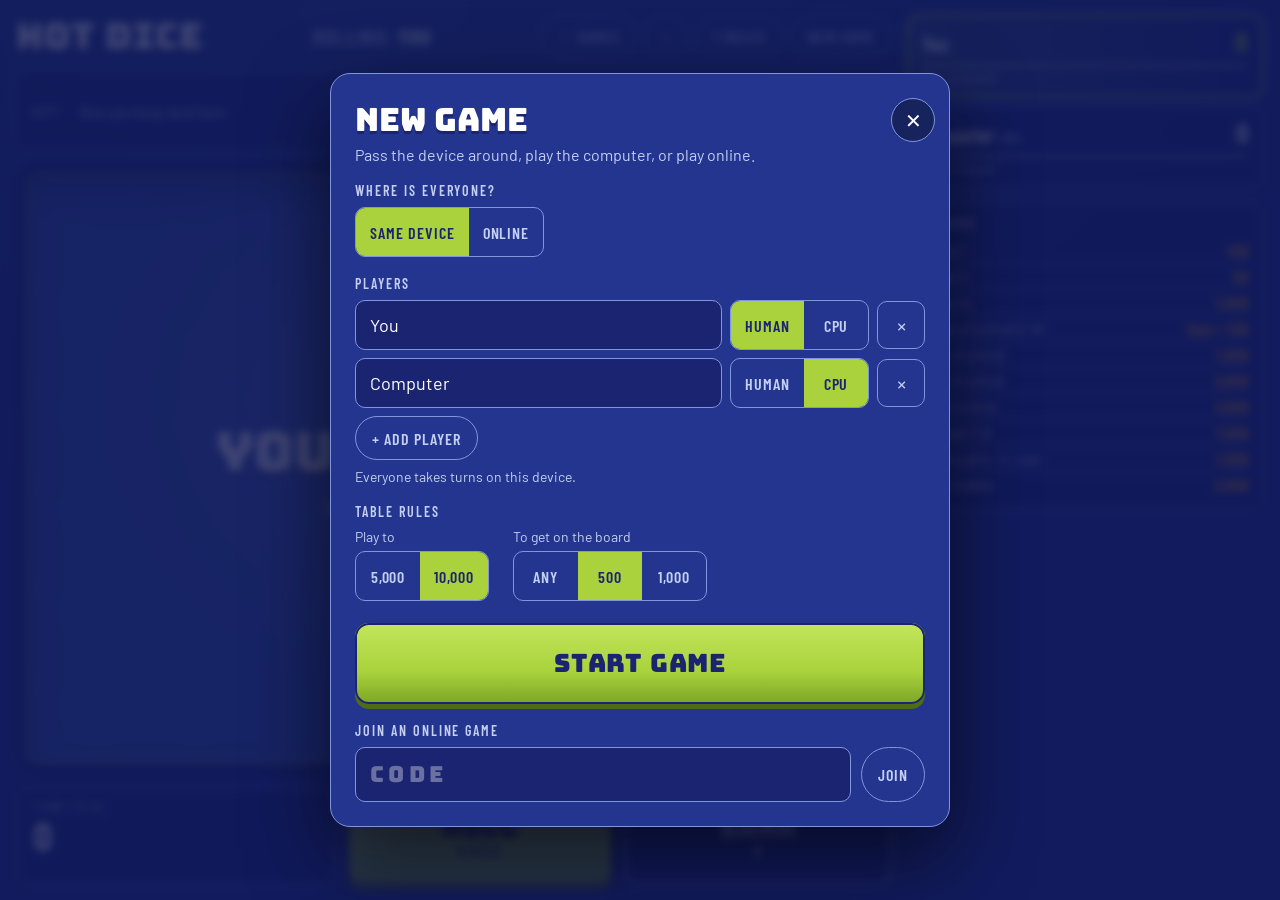
<file: games/hotdice/index.html>
<!doctype html>
<html lang="en">
<head>
<meta charset="utf-8">
<meta name="viewport" content="width=device-width, initial-scale=1, viewport-fit=cover, user-scalable=no">
<meta name="apple-mobile-web-app-capable" content="yes">
<meta name="mobile-web-app-capable" content="yes">
<meta name="apple-mobile-web-app-status-bar-style" content="black-translucent">
<meta name="apple-mobile-web-app-title" content="Hot Dice">
<meta name="theme-color" content="#23358f">
<style>:root{padding-top:env(safe-area-inset-top,0px);padding-bottom:env(safe-area-inset-bottom,0px)}body{margin:0}html,body{height:100%}:root{box-sizing:border-box;height:100%}</style>
<title>Hot Dice</title>
<meta name="claude:viewport-fit-sides" content="cover">
<link rel="preconnect" href="https://fonts.googleapis.com">
<link rel="preconnect" href="https://fonts.gstatic.com" crossorigin>
<link rel="stylesheet" href="https://fonts.googleapis.com/css2?family=Bungee&family=Barlow+Condensed:wght@500;600;700&family=Barlow:wght@400;500;600&display=swap">
<style>
/* Layout: one-screen game table. Landscape iPad = felt tray left + scoreboard rail right; portrait = scoreboard strip on top, tray, thumb-height action bar. */
:root{
  color-scheme: dark;
  --ground:#23358f;       /* deep royal blue table */
  --ground-2:#2a4699;
  --leather:#3b5cb6;      /* blue dice tray */
  --leather-deep:#1f2b7c; /* navy edge / outlines */
  --ivory:#f5a21d;        /* orange dice */
  --die-hi:#ffc657;
  --die-lo:#e0860f;
  --die-edge:#b4680a;
  --pip:#1b2470;          /* navy pips */
  --brass:#a9d23c;        /* lime accent */
  --brass-deep:#7ca526;
  --navy:#1b2470;
  --panel:rgba(20,30,105,.38);
  --ink:#ffffff;          /* text */
  --muted:#c4cff2;
  --line:#7f95dc;
  --good:#ffffff;
  --bad:#ff8f80;
  --f-display:"Bungee", "Impact", "Arial Black", sans-serif;
  --f-ui:"Barlow Condensed", "Arial Narrow", "Helvetica Neue", sans-serif;
  --f-body:"Barlow", "Helvetica Neue", Arial, sans-serif;
  --die: clamp(58px, 14vmin, 140px);
  --die-sm: clamp(34px, 6vmin, 62px);
  --r: 14px;
}
*{box-sizing:border-box}
[hidden]{display:none!important}
html,body{height:100%}
body{
  background: radial-gradient(120% 90% at 30% 0%, var(--ground-2), var(--ground) 70%);
  color:var(--ink); font-family:var(--f-body); font-size:16px;
  -webkit-user-select:none; user-select:none; -webkit-tap-highlight-color:transparent;
  touch-action:manipulation; overscroll-behavior:none;
}
button{font:inherit; color:inherit; touch-action:manipulation; cursor:pointer}
button:focus-visible, input:focus-visible, select:focus-visible{outline:3px solid var(--brass); outline-offset:2px}

.app{
  height:100%; display:grid; gap:14px;
  grid-template-columns: minmax(0,1fr) clamp(280px, 28vw, 360px);
  grid-template-rows: auto minmax(0,1fr) auto;
  grid-template-areas: "head side" "tray side" "act side";
  padding-left:max(16px, env(safe-area-inset-left, 0px));
  padding-right:max(16px, env(safe-area-inset-right, 0px));
  padding-block:14px;
}

/* Header */
.head{grid-area:head; display:flex; align-items:center; justify-content:space-between; gap:12px; flex-wrap:wrap}
.logo{font-family:var(--f-display); font-size:clamp(26px,4vmin,40px); letter-spacing:.02em; color:var(--ink); line-height:1;
  text-shadow:0 3px 0 var(--navy)}
.turninfo{font-family:var(--f-ui); font-weight:600; font-size:clamp(17px,2.4vmin,22px); text-transform:uppercase; letter-spacing:.06em; color:var(--muted)}
.turninfo b{color:var(--ink)}
.headbtns{display:flex; flex-wrap:wrap; gap:8px}
.ghost{background:transparent; border:1.5px solid var(--line); border-radius:999px; padding:10px 16px; min-height:44px;
  font-family:var(--f-ui); font-weight:600; letter-spacing:.06em; text-transform:uppercase; color:var(--muted)}
.ghost:active{background:var(--navy)}
.ghost.home{display:inline-flex; align-items:center; justify-content:center; text-decoration:none}
.ghost.snd.off{text-decoration:line-through; opacity:.8}

/* Tray */
.trayWrap{grid-area:tray; display:flex; flex-direction:column; gap:12px; min-height:0}
.rail{
  min-height:calc(var(--die-sm) + 24px); display:flex; align-items:center; gap:14px; flex-wrap:wrap;
  padding:10px 14px; border-radius:var(--r); background:var(--panel); border:1px dashed var(--line);
}
.rail .label{font-family:var(--f-ui); font-size:14px; letter-spacing:.12em; text-transform:uppercase; color:var(--muted); margin-right:4px}
.rail .group{display:flex; gap:6px}
.rail .empty{color:var(--muted); font-family:var(--f-ui); font-size:16px; letter-spacing:.04em}
.tray{
  position:relative; flex:1; min-height:240px; border-radius:22px; overflow:hidden;
  background:
    radial-gradient(ellipse at 50% 40%, rgba(255,255,255,.12), transparent 60%),
    repeating-linear-gradient(45deg, rgba(0,0,40,.06) 0 2px, transparent 2px 5px),
    var(--leather);
  box-shadow: inset 0 0 0 10px var(--leather-deep), inset 0 0 0 12px rgba(169,210,60,.45), inset 0 18px 40px rgba(10,15,60,.55);
}
.tray .stitch{position:absolute; inset:18px; border:2px dashed rgba(169,210,60,.35); border-radius:14px; pointer-events:none}
.trayMsg{position:absolute; inset:0; display:flex; flex-direction:column; align-items:center; justify-content:center; gap:8px; pointer-events:none; text-align:center; padding:24px}
.trayMsg .big{font-family:var(--f-display); font-size:clamp(28px,6vmin,64px); color:var(--ink); text-shadow:0 3px 0 var(--navy)}
.trayMsg .small{font-family:var(--f-ui); font-size:clamp(16px,2.4vmin,22px); letter-spacing:.06em; color:var(--ink); text-transform:uppercase}

/* Dice */
.die{
  width:var(--die); height:var(--die); border-radius:22%; background:linear-gradient(145deg,var(--die-hi),var(--ivory) 55%,var(--die-lo));
  box-shadow: 0 6px 0 var(--die-edge), 0 12px 18px rgba(10,15,60,.45), inset 0 -3px 6px rgba(0,0,0,.1);
  display:grid; grid-template:repeat(3,1fr)/repeat(3,1fr); padding:calc(var(--die) * .13); border:none;
  -webkit-appearance:none; appearance:none; -webkit-touch-callout:none;
  transition: transform .22s cubic-bezier(.3,1.5,.5,1), box-shadow .2s ease, filter .3s ease;
  will-change: transform;
}
.die.sm{width:var(--die-sm); height:var(--die-sm); padding:calc(var(--die-sm) * .13); box-shadow:0 3px 0 var(--die-edge), 0 5px 8px rgba(10,15,60,.4)}
.pip{width:72%; height:72%; place-self:center; border-radius:50%; background:var(--pip); visibility:hidden}
.die[data-v="1"] .p5,
.die[data-v="2"] .p1,.die[data-v="2"] .p9,
.die[data-v="3"] .p1,.die[data-v="3"] .p5,.die[data-v="3"] .p9,
.die[data-v="4"] .p1,.die[data-v="4"] .p3,.die[data-v="4"] .p7,.die[data-v="4"] .p9,
.die[data-v="5"] .p1,.die[data-v="5"] .p3,.die[data-v="5"] .p5,.die[data-v="5"] .p7,.die[data-v="5"] .p9,
.die[data-v="6"] .p1,.die[data-v="6"] .p3,.die[data-v="6"] .p4,.die[data-v="6"] .p6,.die[data-v="6"] .p7,.die[data-v="6"] .p9{visibility:visible}
.die[data-v="1"] .p5{width:84%; height:84%}
.tray .die{position:absolute; left:0; top:0}
.tray .die.sel, .tray .die.cpuPick{box-shadow:0 0 0 5px var(--brass), 0 0 0 8px var(--navy), 0 10px 0 var(--die-edge), 0 22px 30px rgba(10,15,60,.5)}
.tray .die.dead{filter:saturate(.4) brightness(.72)}
.tray .die.rolling{animation:tumble .55s cubic-bezier(.2,.7,.3,1)}
@keyframes tumble{
  0%{translate:-120px -60px; scale:.7}
  60%{translate:8px 4px; scale:1.06}
  100%{translate:0 0; scale:1}
}
.tray .die.cpuPick{box-shadow:0 0 0 5px var(--good), 0 0 0 8px var(--navy), 0 10px 0 var(--die-edge), 0 22px 30px rgba(10,15,60,.5)}

/* Status + actions */
.act{grid-area:act; display:grid; grid-template-columns: minmax(0,1.2fr) minmax(0,1fr) minmax(0,1fr); gap:12px; align-items:stretch}
@media (max-width:560px){ .act{grid-template-columns:1fr 1fr} .status{grid-column:1/-1} }
.status{background:var(--panel); border:1px solid var(--line); border-radius:var(--r); padding:10px 16px; display:flex; flex-direction:column; justify-content:center; min-width:0}
.status .k{font-family:var(--f-ui); font-size:13px; letter-spacing:.14em; text-transform:uppercase; color:var(--muted)}
.status .v{font-family:var(--f-ui); font-weight:700; font-size:clamp(28px,4.4vmin,42px); line-height:1.05; font-variant-numeric:tabular-nums}
.status .hint{font-size:14px; color:var(--muted); min-height:1.3em}
.status .hint.warn{color:var(--bad)}
.big-btn{
  min-height:clamp(64px,9vmin,88px); border-radius:var(--r); border:none;
  font-family:var(--f-display); font-size:clamp(18px,2.8vmin,26px); letter-spacing:.03em; line-height:1.05;
  display:flex; flex-direction:column; align-items:center; justify-content:center; gap:2px; padding:8px;
  transition: transform .08s ease, opacity .15s ease;
}
.big-btn small{font-family:var(--f-ui); font-weight:600; font-size:clamp(13px,1.8vmin,16px); letter-spacing:.08em; text-transform:uppercase}
.big-btn:active:not(:disabled){transform:translateY(2px)}
.big-btn:disabled{background:var(--panel); color:var(--muted); box-shadow:inset 0 0 0 2px var(--line); cursor:not-allowed}
.btn-roll{background:linear-gradient(180deg,#c3e65c,var(--brass) 60%,var(--brass-deep)); color:var(--navy); box-shadow:0 5px 0 #4f6c14, inset 0 0 0 2px var(--navy)}
.btn-bank{background:linear-gradient(180deg,var(--die-hi),var(--ivory) 60%,var(--die-lo)); color:var(--navy); box-shadow:inset 0 0 0 2px var(--navy), 0 5px 0 var(--die-edge)}

/* Sidebar */
.side{grid-area:side; display:flex; flex-direction:column; gap:14px; min-height:0; min-width:0}
.players{display:flex; flex-direction:column; gap:8px; overflow:auto; min-height:0}
.player{background:var(--panel); border:1px solid var(--line); border-radius:var(--r); padding:10px 14px; display:grid; grid-template-columns:1fr auto; gap:2px 10px; align-items:baseline}
.player.on{border-color:var(--brass); border-width:2px; background:linear-gradient(90deg, rgba(169,210,60,.14), rgba(20,30,105,.3))}
.player .nm{font-family:var(--f-ui); font-weight:700; font-size:20px; letter-spacing:.02em; white-space:nowrap; overflow:hidden; text-overflow:ellipsis}
.player .tag{font-family:var(--f-ui); font-size:12px; letter-spacing:.12em; color:var(--muted); text-transform:uppercase; margin-left:6px; font-weight:600}
.player .sc{font-family:var(--f-ui); font-weight:700; font-size:26px; font-variant-numeric:tabular-nums; color:var(--ink)}
.player.on .sc{color:var(--brass)}
.player .meta{grid-column:1/-1; font-size:13px; color:var(--muted); display:flex; justify-content:space-between; gap:8px}
.player .meta .last.neg{color:var(--bad)} .player .meta .last.pos{color:var(--brass)}
.bar{grid-column:1/-1; height:5px; border-radius:3px; background:rgba(255,255,255,.25); overflow:hidden; margin-top:4px}
.bar i{display:block; height:100%; background:var(--ivory); border-radius:3px; transition:width .5s ease}
.guide{background:var(--panel); border:1px solid var(--line); border-radius:var(--r); padding:12px 14px}
.guide h3{margin:0 0 6px; font-family:var(--f-ui); font-size:14px; letter-spacing:.14em; text-transform:uppercase; color:var(--muted); font-weight:600}
.guide table{width:100%; border-collapse:collapse; font-size:14px}
.guide td{padding:3px 0; border-bottom:1px solid var(--line)}
.guide td:last-child{text-align:right; font-family:var(--f-ui); font-weight:700; font-size:16px; color:var(--ivory); font-variant-numeric:tabular-nums}
.guide tr:last-child td{border-bottom:none}

/* Toast + stamp */
.stamp{position:fixed; left:50%; top:45%; translate:-50% -50%; pointer-events:none; font-family:var(--f-display); font-size:clamp(48px,12vmin,130px);
  color:var(--bad); border:6px solid var(--bad); border-radius:16px; padding:6px 22px; rotate:-8deg; opacity:0; z-index:30; background:rgba(27,36,112,.75)}
.stamp.hot{color:var(--brass); border-color:var(--brass)}
.stamp.show{animation:stamp 1.4s ease forwards}
@keyframes stamp{0%{opacity:0; scale:2.2} 15%{opacity:1; scale:1} 75%{opacity:1; scale:1} 100%{opacity:0; scale:.96}}

/* Overlays */
.overlay{position:fixed; inset:0; background:rgba(14,22,80,.8); backdrop-filter:blur(4px); -webkit-backdrop-filter:blur(4px);
  display:flex; align-items:center; justify-content:center; z-index:40; overflow:auto;
  padding: max(16px, env(safe-area-inset-top,0px)) max(16px, env(safe-area-inset-right,0px)) max(16px, env(safe-area-inset-bottom,0px)) max(16px, env(safe-area-inset-left,0px))}
.sheet{background:var(--ground); border:1px solid var(--line); border-radius:20px; width:min(620px,100%); padding:24px; box-shadow:0 30px 80px rgba(0,0,0,.6); max-height:100%; overflow:auto; -webkit-user-select:text; user-select:text}
.sheet h2{font-family:var(--f-display); color:var(--ink); text-shadow:0 3px 0 var(--navy); margin:0 0 4px; font-size:32px; font-weight:400}
.sheet p.sub{margin:0 0 18px; color:var(--muted)}
.sheet h4{font-family:var(--f-ui); letter-spacing:.14em; text-transform:uppercase; color:var(--muted); font-size:14px; margin:18px 0 8px; font-weight:600}
.rows{display:flex; flex-direction:column; gap:8px}
.prow{display:grid; grid-template-columns: 1fr auto auto; gap:8px; align-items:center}
.prow input{min-width:0; background:var(--navy); border:1px solid var(--line); border-radius:10px; color:var(--ink); padding:12px 14px; font:inherit; font-size:18px; min-height:50px}
.seg{display:inline-flex; border:1px solid var(--line); border-radius:10px; overflow:hidden}
.seg button{background:transparent; border:none; padding:0 14px; min-height:48px; min-width:64px; font-family:var(--f-ui); font-weight:600; font-size:16px; letter-spacing:.06em; text-transform:uppercase; color:var(--muted)}
.seg button[aria-pressed="true"]{background:var(--brass); color:var(--navy)}
.iconbtn{width:48px; height:48px; border-radius:10px; border:1px solid var(--line); background:transparent; color:var(--muted); font-size:22px}
.opts{display:flex; flex-wrap:wrap; gap:16px 24px}
.opt{display:flex; flex-direction:column; gap:6px}
.opt span{font-size:14px; color:var(--muted)}
.sheet .go{width:100%; margin-top:22px}
.addp{margin-top:8px}
.rules{font-size:16px; line-height:1.5; max-width:65ch}
.rules li{margin-bottom:6px}
.final{display:flex; flex-direction:column; gap:8px; margin:12px 0}
.final div{display:flex; justify-content:space-between; font-family:var(--f-ui); font-size:22px; font-weight:600; border-bottom:1px solid var(--line); padding:6px 0}
.final div:first-child{color:var(--ivory)}
.banner-final{font-family:var(--f-ui); font-weight:700; letter-spacing:.1em; text-transform:uppercase; color:var(--navy); background:var(--brass); border-radius:999px; padding:6px 14px; font-size:15px}

/* Winner celebration */
#confetti{position:fixed; inset:0; width:100%; height:100%; pointer-events:none; z-index:45}
.winDice{--die:clamp(40px,7vmin,60px); display:flex; gap:clamp(6px,1.2vmin,12px); justify-content:center; margin:4px 0 18px; flex-wrap:wrap}
.winDice .die{animation: hop .9s cubic-bezier(.3,1.5,.5,1) both, bob 1.8s ease-in-out infinite;
  animation-delay: calc(var(--i) * 110ms), calc(1s + var(--i) * 140ms)}
@keyframes hop{0%{transform:translateY(-160px) rotate(-200deg) scale(.6); opacity:0} 40%{opacity:1} 100%{transform:none; opacity:1}}
@keyframes bob{0%,100%{transform:none} 50%{transform:translateY(-10px) rotate(5deg)}}
#overBox:not([hidden]) .sheet{animation: pop .6s cubic-bezier(.3,1.5,.5,1) both}
@keyframes pop{0%{transform:scale(.6) translateY(40px); opacity:0} 100%{transform:none; opacity:1}}
#overTitle{font-size:clamp(34px,6vmin,56px); text-align:center; animation: glow 1.6s ease-in-out .9s infinite alternate}
@keyframes glow{to{text-shadow:0 3px 0 var(--navy), 0 0 24px rgba(169,210,60,.7)}}
.winSub{text-align:center; color:var(--brass); font-family:var(--f-ui); font-weight:700; letter-spacing:.12em; text-transform:uppercase; margin:2px 0 8px}

/* Close button in a sheet's corner; sticky so it stays reachable while a long sheet scrolls */
.sheetX{position:sticky;top:0;float:right;z-index:2;width:44px;height:44px;margin:-10px -10px 0 10px;padding:0;border-radius:50%;
  border:1.5px solid var(--line);background:rgba(0,0,0,.35);color:var(--ink);font-size:20px;line-height:1;display:grid;place-items:center;cursor:pointer}
.sheetX:active{background:rgba(0,0,0,.55)}

/* Online play */
.sheet .hint{margin:8px 0 0; font-size:14px; color:var(--muted)}
.sheet .err{margin:14px 0 0; padding:10px 12px; border-radius:10px; background:rgba(255,143,128,.18); color:#ffd6d0; font-weight:600}
.sheet.center{text-align:center}
.prow .slot{min-height:50px; display:flex; align-items:center; padding:0 14px; border:1px dashed var(--line); border-radius:10px; color:var(--muted);
  font-family:var(--f-ui); font-weight:600; font-size:17px; letter-spacing:.06em; text-transform:uppercase}
.prow .fixed{font-family:var(--f-ui); font-weight:700; font-size:16px; letter-spacing:.08em; text-transform:uppercase; color:var(--brass); padding:0 6px}
.txt, .joinRow input{width:100%; min-width:0; background:var(--navy); border:1px solid var(--line); border-radius:10px; color:var(--ink); padding:12px 14px; font:inherit; font-size:18px; min-height:50px}
.joinRow{display:flex; gap:10px}
.joinRow input{flex:1; font-family:var(--f-display); font-size:22px; letter-spacing:.2em; text-transform:uppercase}
.joinRow input::placeholder{color:rgba(255,255,255,.35)}
.sheet .code{font-family:var(--f-display); font-size:clamp(40px,12vmin,64px); letter-spacing:.14em; color:var(--ivory); margin:4px 0 12px; text-shadow:0 4px 0 var(--navy)}
.seatList{list-style:none; padding:0; margin:18px 0 0; text-align:left}
.seatList li{display:flex; align-items:center; gap:10px; min-height:52px; padding:4px; border-bottom:1px solid var(--line); font-family:var(--f-ui); font-size:20px; font-weight:600}
.seatList .nm{flex:1; min-width:0; overflow:hidden; text-overflow:ellipsis; white-space:nowrap}
.seatList .st{color:var(--muted)}
.seatList .st.ok{color:var(--brass)}
.seatList .ghost{min-height:40px; padding:6px 14px}
.ghost.room{display:inline-flex; align-items:center; justify-content:center; gap:8px; color:var(--ink); font-family:var(--f-display); font-weight:400; letter-spacing:.08em}
.live{width:10px; height:10px; border-radius:50%; background:var(--brass); box-shadow:0 0 8px var(--brass)}
.live.off{background:var(--bad); box-shadow:0 0 8px var(--bad)}
.toast{position:fixed; left:50%; bottom:max(24px,env(safe-area-inset-bottom,0px)); translate:-50% 0; z-index:50; max-width:calc(100% - 32px);
  padding:12px 18px; border-radius:14px; background:rgba(14,22,80,.96); border:1.5px solid var(--line); font-family:var(--f-ui); font-weight:600; font-size:18px; text-align:center; box-shadow:0 12px 30px rgba(0,0,0,.5)}

@media (prefers-reduced-motion: reduce){
  .winDice .die, #overBox:not([hidden]) .sheet, #overTitle{animation:none}
  .tray .die.rolling{animation:none}
  .stamp.show{animation:none; opacity:1}
  .bar i{transition:none}
}
@media (max-aspect-ratio: 1/1), (max-width: 760px){
  /* the tray row never shrinks below the tray's own minimum, so on short screens the page scrolls instead of the tray covering the turn total */
  .app{grid-template-columns:minmax(0,1fr); grid-template-rows:auto auto 1fr auto;
       grid-template-areas:"head" "side" "tray" "act"; gap:10px; min-height:100%; height:auto}
  .trayWrap{min-height:auto; gap:10px}
  .tray{min-height:190px}
  .side .guide{display:none}
  .players{flex-direction:row; overflow-x:auto; scroll-snap-type:x mandatory}
  .player{min-width: 150px; flex:1 0 150px; scroll-snap-align:start}
}
@media (max-width: 560px){
  :root{--die: clamp(48px, 13vmin, 70px); --die-sm: clamp(28px, 7vmin, 40px)}
  /* header stays two rows (logo, then buttons) even with the online room code and Quit added */
  .head{gap:8px}
  .headbtns{gap:6px; flex-wrap:nowrap; width:100%}
  .headbtns .wide{display:none}
  .ghost{padding:8px 12px; min-height:40px; min-width:44px; font-size:15px; white-space:nowrap}
  .ghost.room{gap:6px; letter-spacing:.04em; padding:8px 10px}
  .rail{padding:8px 12px}
  .player{padding:8px 12px}
  .player .nm{font-size:18px}
  .player .tag{font-size:11px; letter-spacing:.06em; margin-left:4px}
  .player .sc{font-size:24px}
  .status{padding:8px 14px}
  .big-btn{min-height:58px}
}
</style>
</head>
<body>


<div class="app" id="app">
  <header class="head">
    <div class="logo">HOT DICE</div>
    <div class="turninfo" id="turninfo"></div>
    <div class="headbtns">
      <a class="ghost home" href="../../index.html" aria-label="Back to all games">&#8592;<span class="wide">&nbsp;Games</span></a>
      <button class="ghost room" id="btnRoom" type="button" aria-label="Online game details" hidden></button>
      <button class="ghost" id="btnSound" type="button">♪</button>
      <button class="ghost" id="btnRules" type="button" aria-label="Rules">?<span class="wide">&nbsp;Rules</span></button>
      <button class="ghost" id="btnNew" type="button">New<span class="wide">&nbsp;game</span></button>
    </div>
  </header>

  <section class="trayWrap">
    <div class="rail" id="rail" aria-label="Dice set aside this turn"></div>
    <div class="tray" id="tray">
      <div class="stitch"></div>
      <div class="trayMsg" id="trayMsg"></div>
    </div>
  </section>

  <section class="act">
    <div class="status">
      <span class="k">Turn total</span>
      <span class="v" id="turnTotal">0</span>
      <span class="hint" id="hint"></span>
    </div>
    <button class="big-btn btn-roll" id="btnRoll" type="button">ROLL<small id="rollSub">6 dice</small></button>
    <button class="big-btn btn-bank" id="btnBank" type="button">BANK<small id="bankSub">0</small></button>
  </section>

  <aside class="side">
    <div class="players" id="players"></div>
    <div class="guide">
      <h3>Scoring</h3>
      <table>
        <tr><td>Single 1</td><td>100</td></tr>
        <tr><td>Single 5</td><td>50</td></tr>
        <tr><td>Three 1s</td><td>1,000</td></tr>
        <tr><td>Three of a kind (2–6)</td><td>face × 100</td></tr>
        <tr><td>Four of a kind</td><td>1,000</td></tr>
        <tr><td>Five of a kind</td><td>2,000</td></tr>
        <tr><td>Six of a kind</td><td>3,000</td></tr>
        <tr><td>Straight 1–6</td><td>1,500</td></tr>
        <tr><td>Three pairs · 4 + pair</td><td>1,500</td></tr>
        <tr><td>Two triplets</td><td>2,500</td></tr>
      </table>
    </div>
  </aside>
</div>

<div class="stamp" id="stamp"></div>
<canvas id="confetti" aria-hidden="true"></canvas>

<!-- Setup -->
<div class="overlay" id="setup" hidden>
  <div class="sheet" role="dialog" aria-labelledby="setupTitle">
    <h2 id="setupTitle">New game</h2>
    <p class="sub">Pass the device around, play the computer, or play online.</p>
    <h4>Where is everyone?</h4>
    <div class="seg" id="segMode"><button type="button" data-v="local">Same device</button><button type="button" data-v="online">Online</button></div>
    <h4>Players</h4>
    <div class="rows" id="prows"></div>
    <button class="ghost addp" id="addPlayer" type="button">+ Add player</button>
    <p class="hint" id="setupHint"></p>
    <h4>Table rules</h4>
    <div class="opts">
      <div class="opt"><span>Play to</span>
        <div class="seg" id="segTarget">
          <button type="button" data-v="5000">5,000</button>
          <button type="button" data-v="10000">10,000</button>
        </div>
      </div>
      <div class="opt"><span>To get on the board</span>
        <div class="seg" id="segEntry">
          <button type="button" data-v="0">Any</button>
          <button type="button" data-v="500">500</button>
          <button type="button" data-v="1000">1,000</button>
        </div>
      </div>
    </div>
    <p class="err" id="setupErr" hidden></p>
    <button class="big-btn btn-roll go" id="startGame" type="button">START GAME</button>
    <h4>Join an online game</h4>
    <form class="joinRow" id="joinForm">
      <input id="joinCode" maxlength="5" placeholder="CODE" aria-label="Game code" autocapitalize="characters" autocomplete="off" spellcheck="false" enterkeyhint="go">
      <button class="ghost" type="submit">Join</button>
    </form>
  </div>
</div>

<!-- Join an online game -->
<div class="overlay" id="joinBox" hidden>
  <div class="sheet" role="dialog" aria-labelledby="joinTitle">
    <h2 id="joinTitle">Join game</h2>
    <p class="sub">Game code <b id="joinCodeShow"></b></p>
    <h4>Your name</h4>
    <form id="joinNameForm"><input class="txt" id="joinName" maxlength="16" autocomplete="nickname" placeholder="Your name" aria-label="Your name" enterkeyhint="go"></form>
    <p class="err" id="joinErr" hidden></p>
    <button class="big-btn btn-roll go" id="btnJoinGo" type="button">JOIN</button>
    <button class="ghost go" id="btnJoinCancel" type="button">Cancel</button>
  </div>
</div>

<!-- Online waiting room -->
<div class="overlay" id="lobby" hidden>
  <div class="sheet center" role="dialog" aria-labelledby="lobbyTitle">
    <h2 id="lobbyTitle">Online game</h2>
    <p class="sub" id="lobbySub"></p>
    <div class="code" id="lobbyCode" aria-label="Game code"></div>
    <button class="ghost" id="btnShare" type="button">Share link</button>
    <ul class="seatList" id="lobbySeats"></ul>
    <button class="big-btn btn-roll go" id="btnLobbyGo" type="button">START</button>
    <button class="ghost go" id="btnLobbyNow" type="button" hidden>Start now · computer plays open seats</button>
    <button class="ghost go" id="btnLobbyLeave" type="button">Cancel</button>
  </div>
</div>

<div class="overlay" id="quitBox" hidden>
  <div class="sheet center" role="dialog" aria-labelledby="quitTitle">
    <h2 id="quitTitle">Quit game?</h2>
    <p class="sub" id="quitSub"></p>
    <button class="big-btn btn-roll go" id="btnQuitYes" type="button">QUIT</button>
    <button class="ghost go" id="btnQuitNo" type="button">Keep playing</button>
  </div>
</div>

<div class="toast" id="toast" role="alert" hidden></div>

<!-- Rules -->
<div class="overlay" id="rulesBox" hidden>
  <div class="sheet" role="dialog" aria-labelledby="rulesTitle">
    <h2 id="rulesTitle">How to play</h2>
    <ol class="rules">
      <li>Tap <b>Roll</b>. Tap the scoring dice you want to keep. Every die you select has to score.</li>
      <li>Roll the rest to push your luck, or <b>Bank</b> the turn total into your score.</li>
      <li>If a roll has no scoring dice, that's a <b>Bust</b>: you lose everything from this turn.</li>
      <li><b>Hot dice:</b> score all six and you get all six back to keep rolling.</li>
      <li>Combinations only count within a single roll. A 1 kept earlier can't join a pair of 1s rolled later.</li>
      <li>You need the opening minimum in one turn before your first bank counts.</li>
      <li>When someone reaches the target, everyone else gets one last turn to beat them.</li>
      <li><b>Online:</b> choose <b>Online</b> in setup, then send the code or link. Each friend opens it, types their name and joins. If someone drops out, the computer plays their turns until they come back.</li>
    </ol>
    <button class="big-btn btn-bank go" id="closeRules" type="button">GOT IT</button>
  </div>
</div>

<!-- Game over -->
<div class="overlay" id="overBox" hidden>
  <div class="sheet" role="dialog" aria-labelledby="overTitle">
    <div class="winDice" id="winDice" aria-hidden="true"></div>
    <h2 id="overTitle">Winner</h2>
    <div class="winSub" id="winSub"></div>
    <div class="final" id="finalList"></div>
    <p class="sub" id="overWait" hidden style="text-align:center">Waiting for the host to start a rematch…</p>
    <button class="big-btn btn-roll go" id="rematch" type="button">REMATCH</button>
    <button class="ghost go" id="overNew" type="button">Change players</button>
    <a class="ghost home go" href="../../index.html">Home</a>
  </div>
</div>

<script src="../../assets/kit.js"></script>
<script src="../../assets/online.js"></script>
<script>
(function(){
const {sound} = Kit;
const $ = id => document.getElementById(id);
const LS_KEY = 'hotdice-v1', OLD_KEY = 'farkle-table-v1';
const sleep = ms => new Promise(r => setTimeout(r, ms));
const fmt = n => n.toLocaleString('en-US');

/* ---------- Scoring ---------- */
const memo = new Map();
function best(c){
  const key = c.join('');
  if (memo.has(key)) return memo.get(key);
  let n = 0; for (let f=1; f<=6; f++) n += c[f];
  if (n === 0) return 0;
  let res = -Infinity;
  if (n === 6){
    const cs = c.slice(1).filter(x=>x>0).sort();
    if (cs.length === 6) res = Math.max(res, 1500);                     // straight
    if (cs.length === 1) res = Math.max(res, 3000);                     // six of a kind
    if (cs.length === 3 && cs.every(x=>x===2)) res = Math.max(res,1500); // three pairs
    if (cs.length === 2 && cs[0]===2 && cs[1]===4) res = Math.max(res,1500); // four + pair
    if (cs.length === 2 && cs[0]===3 && cs[1]===3) res = Math.max(res,2500); // two triplets
  }
  for (let f=1; f<=6; f++){
    for (let k=3; k<=c[f]; k++){
      const sc = k===3 ? (f===1?1000:f*100) : k===4 ? 1000 : k===5 ? 2000 : 3000;
      const d = c.slice(); d[f] -= k;
      res = Math.max(res, sc + best(d));
    }
  }
  if (c[1] > 0){ const d=c.slice(); d[1]--; res = Math.max(res, 100 + best(d)); }
  if (c[5] > 0){ const d=c.slice(); d[5]--; res = Math.max(res, 50 + best(d)); }
  memo.set(key, res);
  return res;
}
function scoreAll(vals){
  if (!vals.length) return 0;
  const c = [0,0,0,0,0,0,0]; vals.forEach(v=>c[v]++);
  const s = best(c);
  return s > 0 ? s : 0;
}
function hasScore(vals){
  const c = [0,0,0,0,0,0,0]; vals.forEach(v=>c[v]++);
  if (c[1] || c[5]) return true;
  if (c.some(x=>x>=3)) return true;
  if (vals.length===6){ const cs=c.slice(1).filter(x=>x>0); if (cs.length===6) return true; if (cs.length===3 && cs.every(x=>x===2)) return true; }
  return false;
}

/* ---------- State ---------- */
let S = null;
let cfg = { players:[{name:'You', cpu:false},{name:'Computer', cpu:true}], target:10000, entry:500 };
let busy = false;           // animation / cpu lock
let cpuToken = 0;

/* Seat kinds: 'local' (a person on this device), 'cpu', 'remote' (a person in an online room; cid is their client id).
   Online, the host's browser owns S and runs every action; guests send actions and get the state back with an
   effect tag (roll, bust, hot…) so every screen animates the same moments. */
const prefs = Kit.store('gameroom');
let net = null, waiting = false, hostAway = false, joining = null, shownOver = '', fxNext = null;
const gone = new Set();     // host: guests seen leaving (their claimed seat is free again)
const kindOf = p => p.kind || (p.cpu ? 'cpu' : 'local');
const isGuest = () => !!net && net.role === 'guest';
const isHost = () => !!net && net.role === 'host';
const present = cid => !!(net && cid && net.room.present && net.room.present.has(cid));
const mineSeat = p => isGuest() ? p.cid === Online.me : kindOf(p) === 'local';
/* Can someone on this device act for the current player? */
function ctlLocal(){ return !!S && !S.lobby && S.phase !== 'over' && !!P() && mineSeat(P()); }
/* Does this device play the current turn automatically (computer, or an online player who has dropped out)? */
function isAuto(){
  if (!S || S.lobby || S.phase === 'over' || isGuest()) return false;
  const p = P(), k = kindOf(p);
  return k === 'cpu' || (k === 'remote' && !present(p.cid));
}
function normCfg(){
  if (!cfg.mode) cfg.mode = 'local';
  if (!cfg.oplayers) cfg.oplayers = [{kind:'local', name: prefs.get('name', '')}, {kind:'remote', name:''}];
}

function freshDice(){ return Array.from({length:6}, () => ({v:1+Math.floor(Math.random()*6), st:'free', sel:false, x:0, y:0, r:0})); }
/* Seats from the setup screen: [{name, kind}] */
function seatList(){
  normCfg();
  const list = cfg.mode === 'online' ? cfg.oplayers : cfg.players.map(p => ({name:p.name, kind:p.cpu ? 'cpu' : 'local'}));
  const host = cfg.mode === 'online';
  return list.map((p, i) => {
    let name = (p.name || '').trim();
    if (host && i === 0 && (!name || name === 'You')) name = 'Host';   // guests see this name, so "You" would mislead them
    return {name: name || (p.kind === 'remote' ? 'Player ' + (i + 1) : 'Player'), kind:p.kind, cid:null};
  });
}
function newGame(players, lobby){
  S = {
    players: players.map(p => ({name:p.name, kind:p.kind, cpu:p.kind === 'cpu', cid:p.cid || null, score:0, onBoard: cfg.entry===0, last:null})),
    cur: 0, target: cfg.target, entry: cfg.entry,
    dice: freshDice(), turn: 0, phase:'ready', rolled:false, final:null, winner:null, keptLog:[],
    lobby: !!lobby, gid: Math.random().toString(36).slice(2, 8), online: net ? {code: net.room.code} : null
  };
  cpuToken++; waiting = false;
  $('overBox').hidden = true; stopParty();
  save('new'); render(); maybeCpu();
}
/* Saves locally, and online sends the new state to the guests. fx tells their screens what just happened. */
function save(fx){
  fx = fx || fxNext; fxNext = null;
  if (!isGuest()){ try{ localStorage.setItem(LS_KEY, JSON.stringify({S, cfg})); }catch(e){} }
  if (isHost()) net.room.send({t:'state', S, fx});
}
function load(){
  try{
    let raw = localStorage.getItem(LS_KEY);
    if (raw == null && (raw = localStorage.getItem(OLD_KEY)) != null){   // a game saved before the rename
      localStorage.setItem(LS_KEY, raw); localStorage.removeItem(OLD_KEY);
    }
    const d = JSON.parse(raw);
    if (d && d.S && d.S.players){ if (d.S.phase === 'farkle') d.S.phase = 'bust'; return d; }
  }catch(e){}
  return null;
}

const P = () => S.players[S.cur];
const freeDice = () => S.dice.filter(d => d.st==='free');
const selDice  = () => S.dice.filter(d => d.st==='free' && d.sel);
const selScore = () => scoreAll(selDice().map(d=>d.v));
const turnTotal = () => S.turn + selScore();

/* ---------- Layout of dice in tray ---------- */
function scatter(){
  const free = freeDice();
  const n = free.length;
  // slots on a 3x2 grid (or 2x3 when the tray is tall), shuffled, with jitter
  const tray = $('tray');
  const tall = tray.clientHeight > tray.clientWidth * 0.9;
  const cols = tall ? 2 : 3, rows = tall ? 3 : 2;
  const slots = [];
  for (let r=0;r<rows;r++) for (let c=0;c<cols;c++) slots.push([c,r]);
  slots.sort(()=>Math.random()-.5);
  free.forEach((d,i) => {
    const [c,r] = slots[i];
    d.x = (c + 0.5)/cols + (Math.random()-.5)*(0.32/cols);
    d.y = (r + 0.5)/rows + (Math.random()-.5)*(0.30/rows);
    d.r = Math.round((Math.random()-.5)*40);
  });
}

/* ---------- Rendering ---------- */
function dieEl(d, small){
  const el = document.createElement(small ? 'div' : 'button');
  el.className = 'die' + (small ? ' sm' : '');
  el.dataset.v = d.v;
  if (!small){ el.type = 'button'; el.setAttribute('aria-label', 'Die showing ' + d.v + (d.sel ? ', selected' : '')); el.setAttribute('aria-pressed', d.sel ? 'true':'false'); }
  for (let i=1;i<=9;i++){ const p=document.createElement('span'); p.className='pip p'+i; el.appendChild(p); }
  return el;
}
function placeDie(el, d){
  const tray = $('tray');
  const W = tray.clientWidth, H = tray.clientHeight, s = el.offsetWidth || 90;
  const rot = d.sel ? d.r*0.4 : d.r, sc = d.sel ? 1.08 : 1, lift = d.sel ? 8 : 0;
  // keep the whole tilted die (plus its selection ring and drop edge) inside the stitched border
  const a = Math.abs(rot) * Math.PI / 180;
  const half = s/2 * (Math.cos(a) + Math.sin(a)) * sc + (d.sel ? 8 : 0);
  const pad = 20;
  const cx = Math.min(Math.max(d.x*W, pad + half), W - pad - half);
  const cy = Math.min(Math.max(d.y*H, pad + half + lift), H - pad - half - 6);
  el.style.transform = `translate(${cx - s/2}px, ${cy - s/2 - lift}px) rotate(${rot}deg) scale(${sc})`;
}
// the tray can change size without a window resize (fonts loading, the phone's toolbar): re-place the dice where they are
if (window.ResizeObserver) new ResizeObserver(() => {
  if (!S) return;
  trayEls.forEach((el, i) => { if (el && S.dice[i]) placeDie(el, S.dice[i]); });
}).observe($('tray'));
let lastRollAnim = false;
const trayEls = [null,null,null,null,null,null];
let lastCur = -1;
function render(){
  if (!S) return;
  const p = P(), ctl = ctlLocal();
  renderRoom();
  // header
  const ti = $('turninfo');
  ti.innerHTML = '';
  if (S.phase === 'over'){ ti.textContent = 'Game over'; }
  else {
    const t = document.createElement('span'); t.innerHTML = `Rolling: <b></b>`; t.querySelector('b').textContent = p.name; ti.appendChild(t);
    if (S.final){ const b=document.createElement('span'); b.className='banner-final'; b.textContent='Final round'; b.style.marginLeft='10px'; ti.appendChild(b); }
  }

  // rail
  const rail = $('rail'); rail.innerHTML = '';
  const lab = document.createElement('span'); lab.className='label'; lab.textContent='Kept'; rail.appendChild(lab);
  const held = S.dice.filter(d=>d.st==='held');
  if (!held.length){ const e=document.createElement('span'); e.className='empty'; e.textContent = S.keptLog && S.keptLog.length ? '' : 'Dice you keep land here'; rail.appendChild(e); }
  (S.keptLog||[]).forEach(g => {
    const grp = document.createElement('div'); grp.className='group';
    g.vals.forEach(v => grp.appendChild(dieEl({v}, true)));
    grp.title = g.score + ' points';
    rail.appendChild(grp);
  });

  // tray
  const tray = $('tray');
  const msg = $('trayMsg'); msg.innerHTML = '';
  const showMsg = (big, small) => { msg.innerHTML = `<div class="big"></div><div class="small"></div>`; msg.querySelector('.big').textContent=big; msg.querySelector('.small').textContent=small||''; };
  // Dice elements are kept and updated in place, so selecting one never rebuilds the tray
  S.dice.forEach((d, idx) => {
    let el = trayEls[idx];
    const show = S.rolled && d.st === 'free';
    if (!show){ if (el){ el.remove(); trayEls[idx] = null; } return; }
    if (!el){
      el = dieEl(d, false);
      el.addEventListener('pointerdown', e => { e.preventDefault(); act('toggle', idx); });
      el.addEventListener('click', e => { if (e.detail === 0) act('toggle', idx); }); // keyboard
      tray.appendChild(el); trayEls[idx] = el;
    }
    el.dataset.v = d.v;
    el.setAttribute('aria-label', 'Die showing ' + d.v + (d.sel ? ', selected' : ''));
    el.setAttribute('aria-pressed', d.sel ? 'true' : 'false');
    el.classList.toggle('sel', d.sel && ctl);
    el.classList.toggle('cpuPick', d.sel && !ctl);
    el.classList.toggle('dead', S.phase==='bust');
    if (lastRollAnim){ el.classList.remove('rolling'); void el.offsetWidth; el.classList.add('rolling'); }
    placeDie(el, d);
  });
  if (S.rolled){
    lastRollAnim = false;
    if (S.phase==='bust') showMsg('', ctl ? 'Tap to pass the dice' : '');
  } else if (S.lobby) {
    showMsg('Waiting for players', net ? 'Online game ' + net.room.code : '');
  } else if (S.phase !== 'over') {
    const k = kindOf(p);
    if (ctl) showMsg('Your roll, ' + p.name, S.hot ? 'Hot dice! Roll all six' : 'Tap Roll to start your turn');
    else if (isGuest() && hostAway) showMsg('Host disconnected', 'Waiting for them to come back');
    else showMsg(p.name + ' is up', k === 'cpu' ? 'Thinking…' : isAuto() ? 'Away · the computer is playing for them' : 'Waiting for ' + p.name + '…');
  }

  // status
  const sc = selScore();
  const selN = selDice().length;
  const tt = S.turn + sc;
  $('turnTotal').textContent = fmt(S.phase==='bust' ? 0 : tt);
  const hint = $('hint'); hint.className = 'hint';
  let canRoll = false, canBank = false;
  if (S.phase === 'over' || S.lobby || !ctl || busy || waiting){ hint.textContent = !ctl && S.phase!=='over' && !S.lobby ? p.name + ' is playing…' : ''; }
  else if (S.phase === 'bust'){ hint.textContent = 'Bust. Turn points lost.'; hint.classList.add('warn'); }
  else if (!S.rolled){ canRoll = true; hint.textContent = S.turn ? `${fmt(S.turn)} riding on this roll` : ''; }
  else if (selN === 0){ hint.textContent = 'Tap the dice you want to keep'; }
  else if (sc === 0){ hint.textContent = 'Every selected die has to score'; hint.classList.add('warn'); }
  else {
    canRoll = true;
    canBank = p.onBoard || tt >= S.entry;
    if (!canBank){ hint.textContent = `Need ${fmt(S.entry)} to get on the board`; hint.classList.add('warn'); }
    else hint.textContent = `Keeping ${selN} ${selN===1?'die':'dice'} for ${fmt(sc)}`;
  }
  // roll sub label
  let rollN = freeDice().length;
  if (S.rolled && selN && sc){ rollN = rollN - selN; if (rollN===0) rollN = 6; }
  $('rollSub').textContent = S.phase==='bust' && ctl ? 'next player' : (rollN + (rollN===1?' die':' dice') + (S.rolled && rollN===6 && selN===freeDice().length ? ' · hot' : ''));
  $('btnRoll').firstChild.textContent = S.phase==='bust' && ctl ? 'PASS' : 'ROLL';
  $('btnRoll').disabled = !(canRoll || (S.phase==='bust' && ctl && !busy && !waiting));
  $('bankSub').textContent = fmt(canBank ? p.score + tt : p.score);
  $('btnBank').disabled = !canBank;

  // players
  const pl = $('players'); pl.innerHTML = '';
  const lead = Math.max(...S.players.map(x=>x.score));
  S.players.forEach((x, i) => {
    const row = document.createElement('div');
    row.className = 'player' + (i===S.cur && S.phase!=='over' ? ' on' : '');
    const nm = document.createElement('div'); nm.className='nm'; nm.textContent = x.name;
    const tg = kindOf(x) === 'cpu' ? 'CPU' : !net ? '' : isGuest() && x.cid === Online.me ? 'You' : kindOf(x) === 'remote' ? (present(x.cid) || (isGuest() && !x.cid) ? 'Online' : 'Away') : 'Host';
    if (tg){ const t=document.createElement('span'); t.className='tag'; t.textContent=tg; nm.appendChild(t); }
    const s = document.createElement('div'); s.className='sc'; s.textContent = fmt(x.score);
    const bar = document.createElement('div'); bar.className='bar'; bar.innerHTML = `<i style="width:${Math.min(100, x.score/S.target*100)}%"></i>`;
    const meta = document.createElement('div'); meta.className='meta';
    const a = document.createElement('span'); a.textContent = x.onBoard ? (x.score===lead && lead>0 ? 'Leading' : `${fmt(Math.max(0,S.target-x.score))} to go`) : `Not on board`;
    const b = document.createElement('span'); b.className='last';
    if (x.last !== null){ b.textContent = x.last > 0 ? `+${fmt(x.last)}` : 'Bust'; b.classList.add(x.last>0?'pos':'neg'); }
    meta.append(a,b);
    row.append(nm, s, bar, meta);
    pl.appendChild(row);
  });
  if (S.cur !== lastCur){ lastCur = S.cur; const on = pl.querySelector('.on'); if (on && pl.scrollWidth > pl.clientWidth) pl.scrollTo({left: on.offsetLeft - pl.offsetLeft, behavior:'smooth'}); }
}

function stamp(text, hot){
  const el = $('stamp'); el.textContent = text; el.className = 'stamp' + (hot?' hot':'');
  void el.offsetWidth; el.classList.add('show');
}

/* ---------- Actions ---------- */
function toggle(idx){
  if (busy || S.phase!=='rolled') { if (S.phase==='bust' && !busy) nextTurn(); return; }
  const d = S.dice[idx]; if (!d || d.st!=='free') return;
  d.sel = !d.sel; sound.click(); save('sel'); render();
}
function run(a, idx){
  if (a === 'toggle') toggle(idx);
  else if (a === 'roll') doRoll();
  else if (a === 'bank') doBank();
  else if (a === 'pass'){ if (S.phase === 'bust' && !busy) nextTurn(); }
}
/* A tap from someone on this device. Guests send it to the host (dice picks show straight away). */
function act(a, idx){
  if (!ctlLocal()) return;
  if (!isGuest()){ run(a, idx); return; }
  if (waiting || busy) return;
  if (a === 'toggle'){
    if (S.phase === 'bust'){ act('pass'); return; }
    const d = S.dice[idx];
    if (S.phase !== 'rolled' || !d || d.st !== 'free') return;
    d.sel = !d.sel; sound.click(); render();
    net.room.send({t:'act', a, idx});
    return;
  }
  waiting = true; render();
  net.room.send({t:'act', a});
  const gid = S.gid;
  setTimeout(() => { if (waiting && S.gid === gid){ waiting = false; if (net) net.room.send({t:'hello', name: myName()}); render(); } }, 4000);
}

async function doRoll(){
  if (busy) return;
  if (S.phase === 'bust'){ nextTurn(); return; }
  if (S.rolled){
    const sel = selDice(); const sc = selScore();
    if (!sel.length || !sc) return;
    S.turn += sc;
    S.keptLog = S.keptLog || [];
    S.keptLog.push({vals: sel.map(d=>d.v).sort(), score: sc});
    sel.forEach(d => { d.st='held'; d.sel=false; });
    if (S.dice.every(d=>d.st==='held')){
      S.dice.forEach(d=>{ d.st='free'; d.sel=false; });
      S.keptLog = [];
      S.hot = true;
      stamp('HOT DICE', true); sound.good();
      save('hot');
      await sleep(700);
    }
  }
  S.hot = false;
  busy = true;
  freeDice().forEach(d => { d.v = 1 + Math.floor(Math.random()*6); d.sel=false; });
  scatter();
  sound.dice();
  S.rolled = true; S.phase = 'rolled';
  lastRollAnim = true;
  save('roll');
  render();
  await sleep(560);
  busy = false;
  if (!hasScore(freeDice().map(d=>d.v))){
    S.phase = 'bust';
    P().last = 0;
    save('bust'); render();
    stamp('BUST!'); sound.bad();
    if (isAuto()){ const g = S.gid; await sleep(1700); if (S.gid === g && S.phase === 'bust') nextTurn(); }
    return;
  }
  save(); render();
}

function doBank(){
  if (busy || S.phase!=='rolled') return;
  const p = P(); const sc = selScore();
  if (!selDice().length || !sc) return;
  const tt = S.turn + sc;
  if (!p.onBoard && tt < S.entry) return;
  p.onBoard = true; p.score += tt; p.last = tt;
  sound.good();
  fxNext = 'bank';
  if (!S.final && p.score >= S.target) { S.final = {trigger:S.cur}; stamp('FINAL ROUND', true); fxNext = 'final'; }
  nextTurn();
}

function nextTurn(){
  S.dice = freshDice(); S.turn = 0; S.rolled = false; S.phase = 'ready'; S.keptLog = []; S.hot = false;
  S.cur = (S.cur + 1) % S.players.length;
  if (S.final && S.cur === S.final.trigger){ endGame(); return; }
  save(); render(); maybeCpu();
}

function endGame(){
  fxNext = null;
  S.phase = 'over'; save('over'); render();
  const gid = S.gid;
  setTimeout(() => { if (S.gid === gid && S.phase === 'over') showOver(); }, 900);
}
function showOver(){
  if (shownOver === S.gid) return;
  shownOver = S.gid;
  const ranked = S.players.slice().sort((a,b)=>b.score-a.score);
  $('overTitle').textContent = ranked[0].name + ' wins';
  const fl = $('finalList'); fl.innerHTML = '';
  ranked.forEach(x => { const d=document.createElement('div'); const a=document.createElement('span'); a.textContent=x.name; const b=document.createElement('span'); b.textContent=fmt(x.score); d.append(a,b); fl.appendChild(d); });
  const happy = mineSeat(ranked[0]) || !S.players.some(mineSeat);
  $('winSub').textContent = fmt(ranked[0].score) + ' points' + (happy ? '' : ' · better luck next time');
  const wd = $('winDice'); wd.innerHTML = '';
  [1,2,3,4,5,6].forEach((v,i) => { const d = dieEl({v}, true); d.classList.remove('sm'); d.style.setProperty('--i', i); wd.appendChild(d); });
  $('overWait').hidden = !isGuest();
  $('rematch').hidden = $('overNew').hidden = isGuest();
  $('overBox').hidden = false; celebrate(); if (happy) sound.win(); else sound.bad();
}

/* ---------- Winner celebration ---------- */
let partyId = 0;
function stopParty(){ partyId++; const c=$('confetti'); c.getContext('2d').clearRect(0,0,c.width,c.height); }
function celebrate(){
  if (window.matchMedia && matchMedia('(prefers-reduced-motion: reduce)').matches) return;
  const id = ++partyId;
  const c = $('confetti'), ctx = c.getContext('2d');
  const dpr = Math.min(window.devicePixelRatio || 1, 2);
  const W = innerWidth, H = innerHeight;
  c.width = W * dpr; c.height = H * dpr; ctx.setTransform(dpr,0,0,dpr,0,0);
  const cols = ['#f5a21d','#ffc657','#a9d23c','#ffffff','#7d9cf0'];
  const parts = [];
  const add = (x, y, vx, vy) => {
    const die = Math.random() < .14;
    parts.push({x, y, vx, vy, die, v: 1 + Math.floor(Math.random()*6),
      w: die ? 16 + Math.random()*10 : 7 + Math.random()*7, h: 4 + Math.random()*6,
      r: Math.random()*6.3, vr: (Math.random()-.5) * (die ? .25 : .4), c: cols[Math.floor(Math.random()*cols.length)], ph: Math.random()*6.3});
  };
  const burst = (x, y, n, spread) => { for (let i=0;i<n;i++){ const a = -Math.PI/2 + (Math.random()-.5)*spread; const sp = 9 + Math.random()*13; add(x, y, Math.cos(a)*sp, Math.sin(a)*sp); } };
  burst(W*.12, H, 110, 1.1); burst(W*.88, H, 110, 1.1);
  setTimeout(() => { if (id===partyId) burst(W*.5, H*.55, 140, 6.28); }, 450);
  setTimeout(() => { if (id===partyId){ burst(W*.25, H, 70, .9); burst(W*.75, H, 70, .9); } }, 1300);
  const t0 = performance.now();
  const pips = {1:[[0,0]],2:[[-1,-1],[1,1]],3:[[-1,-1],[0,0],[1,1]],4:[[-1,-1],[1,-1],[-1,1],[1,1]],5:[[-1,-1],[1,-1],[0,0],[-1,1],[1,1]],6:[[-1,-1],[1,-1],[-1,0],[1,0],[-1,1],[1,1]]};
  function drawDie(p){
    const s = p.w, rr = s*.22;
    ctx.fillStyle = '#b4680a'; rrect(-s/2, -s/2 + s*.08, s, s, rr); ctx.fill();
    ctx.fillStyle = '#f5a21d'; rrect(-s/2, -s/2, s, s, rr); ctx.fill();
    ctx.fillStyle = '#1b2470';
    pips[p.v].forEach(([a,b]) => { ctx.beginPath(); ctx.arc(a*s*.27, b*s*.27, s*.09, 0, 6.29); ctx.fill(); });
  }
  function rrect(x,y,w,h,r){ ctx.beginPath(); ctx.moveTo(x+r,y); ctx.arcTo(x+w,y,x+w,y+h,r); ctx.arcTo(x+w,y+h,x,y+h,r); ctx.arcTo(x,y+h,x,y,r); ctx.arcTo(x,y,x+w,y,r); ctx.closePath(); }
  function frame(now){
    if (id !== partyId) return;
    const t = now - t0;
    if (t < 3200 && Math.random() < .7) add(Math.random()*W, -20, (Math.random()-.5)*2, 2 + Math.random()*2);
    ctx.clearRect(0,0,W,H);
    for (let i = parts.length-1; i >= 0; i--){
      const p = parts[i];
      p.vy += p.die ? .32 : .22; p.vx *= .985; p.vy *= .985;
      if (!p.die && p.vy > 3.2) p.vy = 3.2;
      p.x += p.vx + (p.die ? 0 : Math.sin(t/300 + p.ph)*.8); p.y += p.vy; p.r += p.vr;
      if (p.y > H + 40){ parts.splice(i,1); continue; }
      ctx.save(); ctx.translate(p.x, p.y); ctx.rotate(p.r);
      if (p.die) drawDie(p);
      else { ctx.scale(1, Math.cos(t/140 + p.ph)); ctx.fillStyle = p.c; ctx.fillRect(-p.w/2, -p.h/2, p.w, p.h); }
      ctx.restore();
    }
    if (parts.length || t < 3200) requestAnimationFrame(frame); else ctx.clearRect(0,0,W,H);
  }
  requestAnimationFrame(frame);
}

/* ---------- Computer player ---------- */
function options(){
  const free = S.dice.map((d,i)=>({d,i})).filter(o=>o.d.st==='free');
  const n = free.length, out = [];
  for (let m=1; m < (1<<n); m++){
    const pick = free.filter((_,k)=> m & (1<<k));
    const s = scoreAll(pick.map(o=>o.d.v));
    if (s > 0){ let rem = n - pick.length; if (rem===0) rem = 6; out.push({idx: pick.map(o=>o.i), s, rem}); }
  }
  return out;
}
function cpuDecide(){
  const p = P();
  const opts = options();
  const bonus = {6:400, 5:160, 4:70, 3:30, 2:5, 1:0};
  const cont = opts.reduce((a,b)=> (b.s + bonus[b.rem] > a.s + bonus[a.rem]) ? b : a);
  const bank = opts.reduce((a,b)=> b.s > a.s ? b : a);
  const bankTotal = S.turn + bank.s;
  const canBank = p.onBoard || bankTotal >= S.entry;
  let stop;
  if (!canBank) stop = false;
  else if (S.final){
    const lead = Math.max(...S.players.filter(x=>x!==p).map(x=>x.score));
    stop = p.score + bankTotal > lead;
  }
  else if (p.score + bankTotal >= S.target) stop = true;
  else {
    const t = S.turn + cont.s;
    const th = {6: 4000, 5: 2000, 4: 1000, 3: 450, 2: 300, 1: 250}[cont.rem];
    // play more aggressively when trailing far behind
    const lead = Math.max(...S.players.map(x=>x.score));
    const adj = lead - p.score > 3000 ? 1.4 : 1;
    stop = t >= th * adj;
  }
  return stop ? {act:'bank', pick:bank} : {act:'roll', pick:cont};
}
async function maybeCpu(){
  if (!isAuto()) return;
  const tok = ++cpuToken;
  const alive = () => tok === cpuToken && isAuto();
  await sleep(kindOf(P()) === 'remote' ? 2500 : 900);
  while (alive()){
    await doRoll();
    if (!alive() || S.phase !== 'rolled') return;
    await sleep(800);
    if (!alive()) return;
    const dec = cpuDecide();
    dec.pick.idx.forEach(i => S.dice[i].sel = true);
    sound.click();
    render();
    await sleep(1000);
    if (!alive()) return;
    if (dec.act === 'bank'){ doBank(); return; }
  }
}

/* ---------- Setup UI ---------- */
function renderSetup(){
  normCfg();
  const online = cfg.mode === 'online', list = online ? cfg.oplayers : cfg.players;
  $('segMode').querySelectorAll('button').forEach(b => b.setAttribute('aria-pressed', String(b.dataset.v === cfg.mode)));
  const box = $('prows'); box.innerHTML = '';
  list.forEach((p, i) => {
    const row = document.createElement('div'); row.className='prow';
    const nameInput = () => {
      const inp = document.createElement('input'); inp.id = 'pname'+i; inp.value = p.name; inp.maxLength = 16; inp.setAttribute('aria-label', online && i === 0 ? 'Your name' : 'Player '+(i+1)+' name');
      if (online && i === 0) inp.placeholder = 'Your name';
      inp.addEventListener('input', () => { p.name = inp.value; if (online && i === 0) prefs.set('name', inp.value.trim()); });
      return inp;
    };
    const rm = document.createElement('button'); rm.type='button'; rm.className='iconbtn'; rm.textContent='×'; rm.setAttribute('aria-label','Remove player');
    rm.disabled = list.length <= (online ? 2 : 1); rm.style.opacity = rm.disabled ? .3 : 1;
    rm.addEventListener('click', () => { list.splice(i,1); renderSetup(); });
    if (online && i === 0){
      const tag = document.createElement('span'); tag.className = 'fixed'; tag.textContent = 'You · this device';
      row.append(nameInput(), tag, document.createElement('span'));
      box.appendChild(row); return;
    }
    const seg = document.createElement('div'); seg.className='seg';
    const choices = online ? [['Online','remote'],['CPU','cpu']] : [['Human','local'],['CPU','cpu']];
    const cur = online ? p.kind : (p.cpu ? 'cpu' : 'local');
    choices.forEach(([l,v]) => {
      const b = document.createElement('button'); b.type='button'; b.textContent=l; b.setAttribute('aria-pressed', String(cur===v));
      b.addEventListener('click', () => {
        if (online){ p.kind = v; if (v === 'cpu' && !p.name) p.name = 'Computer' + (list.filter(q=>q.kind==='cpu').length>1 ? ' '+(i+1) : ''); }
        else { p.cpu = v === 'cpu'; if (p.cpu && /^Player \d|^You$/.test(p.name)) p.name = 'Computer' + (cfg.players.filter(q=>q.cpu).length>1 ? ' '+(i+1) : ''); }
        renderSetup();
      });
      seg.appendChild(b);
    });
    if (online && p.kind === 'remote'){ const slot = document.createElement('span'); slot.className = 'slot'; slot.textContent = 'Online player'; row.append(slot, seg, rm); }
    else row.append(nameInput(), seg, rm);
    box.appendChild(row);
  });
  $('addPlayer').hidden = list.length >= 6;
  const remotes = online ? cfg.oplayers.filter(p => p.kind === 'remote').length : 0;
  $('setupHint').textContent = !online ? 'Everyone takes turns on this device.'
    : remotes ? `You'll get a code and a link to send to ${remotes === 1 ? 'the other player' : `the other ${remotes} players`}. They type their own names when they join.`
    : 'Make at least one seat an online player.';
  $('startGame').textContent = online && remotes ? 'CREATE ONLINE GAME' : 'START GAME';
  $('segTarget').querySelectorAll('button').forEach(b => b.setAttribute('aria-pressed', String(+b.dataset.v===cfg.target)));
  $('segEntry').querySelectorAll('button').forEach(b => b.setAttribute('aria-pressed', String(+b.dataset.v===cfg.entry)));
}
function openSetup(){ $('setupErr').hidden = true; renderSetup(); $('setup').hidden = false; }
$('segMode').addEventListener('click', e => { const b=e.target.closest('button'); if(b){ cfg.mode = b.dataset.v; renderSetup(); } });
$('addPlayer').addEventListener('click', () => {
  if (cfg.mode === 'online') cfg.oplayers.push({kind:'remote', name:''});
  else cfg.players.push({name:'Player '+(cfg.players.length+1), cpu:false});
  renderSetup();
});
$('segTarget').addEventListener('click', e => { const b=e.target.closest('button'); if(b){ cfg.target=+b.dataset.v; renderSetup(); } });
$('segEntry').addEventListener('click', e => { const b=e.target.closest('button'); if(b){ cfg.entry=+b.dataset.v; renderSetup(); } });
$('startGame').addEventListener('click', async () => {
  const seats = seatList(), btn = $('startGame');
  if (net) closeRoom();
  if (!seats.some(p => p.kind === 'remote')){ $('setup').hidden = true; newGame(seats); return; }
  btn.disabled = true; btn.textContent = 'CONNECTING…'; $('setupErr').hidden = true;
  try{ await hostRoom(); }
  catch(e){ net = null; $('setupErr').textContent = e.message; $('setupErr').hidden = false; btn.disabled = false; renderSetup(); return; }
  btn.disabled = false;
  $('setup').hidden = true;
  newGame(seats, true);
  showLobby();
});
$('btnNew').addEventListener('click', () => { if (net) openQuit(); else openSetup(); });
/* Quit an online game. A guest leaves (the computer takes their seat); the host ends it for everyone. */
function openQuit(){
  $('quitSub').textContent = isGuest() ? "You'll leave the game and the computer will take your turns." : 'This ends the game for everyone.';
  $('quitBox').hidden = false;
}
function quitOnline(){
  if (!net) return;
  if (isGuest()) net.room.send({t:'quit'});
  else { net.room.send({t:'closed'}); try{ localStorage.removeItem(LS_KEY); }catch(e){} }
  try{ localStorage.removeItem(GUEST_KEY); }catch(e){}
  $('btnQuitYes').disabled = true;
  setTimeout(() => { if (net) net.room.close(); net = null; location.href = '../../index.html'; }, 400);   // let the message go out first
}
$('btnQuitYes').addEventListener('click', quitOnline);
$('btnQuitNo').addEventListener('click', () => { $('quitBox').hidden = true; });
$('quitBox').addEventListener('click', e => { if (e.target.id === 'quitBox') $('quitBox').hidden = true; });
Kit.soundButton($('btnSound'));
$('btnRules').addEventListener('click', () => $('rulesBox').hidden = false);
$('closeRules').addEventListener('click', () => $('rulesBox').hidden = true);
$('rematch').addEventListener('click', () => { stopParty(); $('overBox').hidden = true; newGame(S.players.map(p => ({name:p.name, kind:kindOf(p), cid:p.cid}))); });
$('overNew').addEventListener('click', () => { stopParty(); $('overBox').hidden = true; openSetup(); });
$('btnRoll').addEventListener('click', () => act('roll'));
$('btnBank').addEventListener('click', () => act('bank'));
$('tray').addEventListener('click', e => { if (!e.target.closest('.die') && S && S.phase==='bust') act('pass'); });
['setup','rulesBox'].forEach(id => $(id).addEventListener('click', e => { if (e.target.id===id && S) $(id).hidden = true; }));
Kit.sheetClose($('setup'), () => !!(S));
$('lobby').addEventListener('click', e => { if (e.target.id === 'lobby' && S && !S.lobby) $('lobby').hidden = true; });

/* ---------- Online ---------- */
const GUEST_KEY = 'hotdice-guest';
const myName = () => (prefs.get('name', '') || '').trim();
function toast(text){
  const el = $('toast'); el.textContent = text; el.hidden = false;
  clearTimeout(toast.t); toast.t = setTimeout(() => { el.hidden = true; }, 4500);
}
function renderRoom(){
  const b = $('btnRoom');
  b.hidden = !net;
  if (net) b.innerHTML = `<span class="live${isGuest() && hostAway ? ' off' : ''}"></span><span class="wide">${net.room.code}</span>`;
  $('btnNew').innerHTML = net ? 'Quit' : 'New<span class="wide">&nbsp;game</span>';
}
async function hostRoom(code){
  const room = await Online.host({game: 'hotdice', code, on: {
    msg: onHostMsg,
    join: cid => { gone.delete(cid); renderLobby(); render(); },
    leave: cid => {
      gone.add(cid); renderLobby(); render();
      if (S && !S.lobby && S.phase !== 'over' && P().cid === cid && !busy) maybeCpu();
    }
  }});
  net = {room, role: 'host'};
}
function closeRoom(){
  if (!net) return;
  if (isHost()) net.room.send({t:'closed'});
  net.room.close(); net = null;
}
function onHostMsg(m, from){
  if (!S) return;
  const nm = String(m.name || '').trim().slice(0, 16);
  if (m.t === 'hello'){
    gone.delete(from);
    const mineNow = S.players.find(p => p.cid === from);
    if (S.lobby){
      const seat = mineNow || S.players.find(p => kindOf(p) === 'remote' && (!p.cid || gone.has(p.cid)));
      if (seat){ seat.cid = from; if (nm) seat.name = nm; }
      save(); renderLobby(); render();
    } else net.room.send({t:'state', S, to: from});
  } else if (m.t === 'claim' && S.lobby){
    const s = S.players[m.seat];
    if (s && kindOf(s) === 'remote' && (!s.cid || gone.has(s.cid))){
      S.players.forEach(p => { if (p.cid === from){ p.cid = null; } });
      s.cid = from; if (nm) s.name = nm;
      save(); renderLobby(); render();
    }
  } else if (m.t === 'act'){
    if (S.lobby || S.phase === 'over' || kindOf(P()) !== 'remote' || P().cid !== from) return;
    run(m.a, m.idx);
  } else if (m.t === 'quit'){
    /* A guest quit: in the waiting room their seat opens up again; in a game the computer takes it over. */
    const p = S.players.find(q => q.cid === from);
    if (!p) return;
    p.cid = null;
    if (S.lobby) p.name = 'Player ' + (S.players.indexOf(p) + 1);
    else { p.kind = 'cpu'; p.cpu = true; toast(`${p.name} left · the computer is playing for them`); }
    save(); render(); renderLobby();
    if (!S.lobby && S.phase !== 'over' && P() === p && !busy) maybeCpu();
  }
}
/* Guest: ask for a name, then join. auto = rejoining after a reload, so skip the name step. */
function openJoin(code, auto){
  joining = {code};
  $('joinCodeShow').textContent = code;
  $('joinName').value = myName();
  $('joinErr').hidden = true;
  $('setup').hidden = true;
  $('joinBox').hidden = false;
  if (auto && myName()) joinGo();
  else setTimeout(() => $('joinName').focus(), 50);
}
async function joinGo(){
  const name = $('joinName').value.trim().slice(0, 16), btn = $('btnJoinGo');
  if (!name){ $('joinErr').textContent = 'Type your name so the others know who you are.'; $('joinErr').hidden = false; return; }
  prefs.set('name', name);
  btn.disabled = true; btn.textContent = 'CONNECTING…'; $('joinErr').hidden = true;
  const code = joining.code;
  if (net) closeRoom();
  let room;
  try{
    room = await Online.join({game: 'hotdice', code, on: {
      msg: onGuestMsg,
      hostGone: () => { hostAway = true; render(); },
      hostBack: () => { hostAway = false; room.send({t:'hello', name: myName()}); render(); },
      join: () => { render(); renderLobby(); },
      leave: () => { render(); renderLobby(); }
    }});
  }catch(e){ joinFail(e.message); return; }
  net = {room, role: 'guest'};
  hostAway = false;
  try{ localStorage.setItem(GUEST_KEY, code); }catch(e){}
  room.send({t:'hello', name});
  setTimeout(() => { if (joining && joining.code === code && isGuest()) { closeRoom(); joinFail(`No game found with code ${code}.`); } }, 7000);
}
function joinFail(msg){
  const btn = $('btnJoinGo'); btn.disabled = false; btn.textContent = 'JOIN';
  $('joinErr').textContent = msg; $('joinErr').hidden = false;
  try{ localStorage.removeItem(GUEST_KEY); }catch(e){}
  $('joinBox').hidden = false;
}
function onGuestMsg(m){
  if (m.t === 'state') applyState(m.S, m.fx);
  else if (m.t === 'closed') leaveRoom('The host ended the online game.');
}
function applyState(ns, fx){
  if (joining){
    joining = null;
    $('joinBox').hidden = true; $('btnJoinGo').disabled = false; $('btnJoinGo').textContent = 'JOIN';
    toast(ns.players.some(p => p.cid === Online.me) ? 'Joined the game' : 'Watching this game');
  }
  const prev = S;
  S = ns; waiting = fx === 'sel' ? waiting : false;
  S.keptLog = S.keptLog || [];
  const theirs = !ctlLocal();
  if (fx === 'roll'){ lastRollAnim = true; sound.dice(); busy = true; const g = S.gid; setTimeout(() => { if (S.gid === g){ busy = false; render(); } }, 560); }
  else if (fx === 'sel'){ if (theirs) sound.click(); }
  else if (fx === 'hot'){ stamp('HOT DICE', true); sound.good(); }
  else if (fx === 'bust'){ stamp('BUST!'); sound.bad(); }
  else if (fx === 'bank'){ sound.good(); }
  else if (fx === 'final'){ sound.good(); stamp('FINAL ROUND', true); }
  if (fx !== 'roll') busy = false;
  if (S.lobby) showLobby(); else $('lobby').hidden = true;
  if (S.phase !== 'over'){ $('overBox').hidden = true; if (prev && prev.phase === 'over') stopParty(); }
  render(); renderLobby();
  if (S.phase === 'over'){
    const gid = S.gid;
    if (fx === 'over') setTimeout(() => { if (S.gid === gid && S.phase === 'over') showOver(); }, 900);
    else showOver();
  }
}
function leaveRoom(msg){
  closeRoom();
  hostAway = false; waiting = false; joining = null; busy = false;
  try{ localStorage.removeItem(GUEST_KEY); }catch(e){}
  Online.clearUrl();
  ['lobby', 'overBox', 'joinBox'].forEach(id => { $(id).hidden = true; });
  stopParty(); cpuToken++;
  offlineStart(load());
  if (msg) toast(msg);
}
/* Host stops the online game: online seats become computer players and play carries on here. */
function endOnline(){
  closeRoom();
  S.online = null;
  S.players.forEach(p => { if (kindOf(p) === 'remote'){ p.kind = 'cpu'; p.cpu = true; p.cid = null; } });
  $('lobby').hidden = true;
  if (S.lobby){ S.lobby = false; save(); offlineStart(null); return; }
  save(); render(); maybeCpu();
}
function showLobby(){ $('lobby').hidden = false; renderLobby(); }
function renderLobby(){
  if (!net || $('lobby').hidden || !S) return;
  const lobby = !!S.lobby, host = isHost();
  $('lobbyCode').textContent = net.room.code || '';
  $('lobbySub').textContent = lobby ? (host ? 'Send this code or link to the other players.' : 'Waiting for the host to start.') : 'Game in progress.';
  $('lobbySeats').innerHTML = '';
  S.players.forEach((p, i) => {
    const k = kindOf(p), li = document.createElement('li');
    let st;
    if (k === 'cpu') st = 'Computer';
    else if (k === 'local') st = host ? 'This device' : 'Host';
    else if (isGuest() && p.cid === Online.me) st = 'You';
    else if (!p.cid) st = 'Waiting…';
    else st = present(p.cid) ? 'Joined' : 'Away';
    const nm = document.createElement('span'); nm.className = 'nm';
    nm.textContent = k === 'remote' && !p.cid ? 'Open seat' : p.name;
    li.appendChild(nm);
    if (lobby && isGuest() && k === 'remote' && (!p.cid || !present(p.cid)) && p.cid !== Online.me){
      const b = document.createElement('button'); b.type = 'button'; b.className = 'ghost'; b.textContent = 'Take seat'; b.dataset.seat = i;
      li.appendChild(b);
    } else {
      const sp = document.createElement('span'); sp.className = 'st' + (st === 'Joined' || st === 'You' ? ' ok' : ''); sp.textContent = st;
      li.appendChild(sp);
    }
    $('lobbySeats').appendChild(li);
  });
  const go = $('btnLobbyGo'), now = $('btnLobbyNow'), leave = $('btnLobbyLeave');
  if (lobby){
    const ready = S.players.every(p => kindOf(p) !== 'remote' || present(p.cid));
    go.hidden = !host; go.disabled = !ready; go.textContent = ready ? 'START' : 'WAITING FOR PLAYERS';
    now.hidden = !host || ready;
    leave.textContent = host ? 'Cancel' : 'Leave';
  } else {
    go.hidden = false; go.disabled = false; go.textContent = 'BACK TO GAME';
    now.hidden = true;
    leave.textContent = host ? 'End online game' : 'Leave game';
  }
}
function startFromLobby(){
  $('lobby').hidden = true;
  S.lobby = false;
  save('start'); render(); maybeCpu();
}
$('btnLobbyGo').addEventListener('click', () => {
  if (!S.lobby){ $('lobby').hidden = true; return; }
  if (isHost()) startFromLobby();
});
/* Someone never turned up: the computer takes any online seat with nobody in it. */
$('btnLobbyNow').addEventListener('click', () => {
  if (!isHost() || !S.lobby) return;
  let n = 0;
  S.players.forEach(p => { if (kindOf(p) === 'remote' && !present(p.cid)){ p.kind = 'cpu'; p.cpu = true; p.cid = null; p.name = 'Computer' + (++n > 1 ? ' ' + n : ''); } });
  if (!S.players.some(p => kindOf(p) === 'remote')){ closeRoom(); S.online = null; }
  startFromLobby();
});
$('btnLobbyLeave').addEventListener('click', () => {
  if (isGuest()) leaveRoom();
  else if (S.lobby){ closeRoom(); $('lobby').hidden = true; try{ localStorage.removeItem(LS_KEY); }catch(e){} offlineStart(null); }
  else endOnline();
});
$('lobbySeats').addEventListener('click', e => {
  const b = e.target.closest('button[data-seat]');
  if (b && isGuest()) net.room.send({t:'claim', seat: +b.dataset.seat, name: myName()});
});
$('btnShare').addEventListener('click', async () => {
  const r = await Online.share(net.room.link, 'Join my Hot Dice game');
  if (r === 'copied') toast('Link copied');
  else if (r === 'failed') toast('Code: ' + net.room.code);
});
$('btnRoom').addEventListener('click', showLobby);
$('joinForm').addEventListener('submit', e => {
  e.preventDefault();
  const code = Online.cleanCode($('joinCode').value);
  if (code.length !== 5){ $('setupErr').textContent = 'Codes are 5 letters and numbers.'; $('setupErr').hidden = false; return; }
  openJoin(code, false);
});
$('joinNameForm').addEventListener('submit', e => { e.preventDefault(); joinGo(); });
$('btnJoinGo').addEventListener('click', joinGo);
$('btnJoinCancel').addEventListener('click', () => {
  joining = null;
  if (isGuest()) closeRoom();
  $('btnJoinGo').disabled = false; $('btnJoinGo').textContent = 'JOIN';
  try{ localStorage.removeItem(GUEST_KEY); }catch(e){}
  Online.clearUrl();
  $('joinBox').hidden = true;
  if (!S || S.sample) openSetup();
});

let rz; window.addEventListener('resize', () => { clearTimeout(rz); rz = setTimeout(() => { if (S && S.rolled){ scatter(); render(); } }, 150); });

// keep screen awake during play where allowed
async function wake(){ try{ if ('wakeLock' in navigator) await navigator.wakeLock.request('screen'); }catch(e){} }
document.addEventListener('visibilitychange', () => { if (document.visibilityState==='visible') wake(); });

/* ---------- Boot ---------- */
/* Resume a game on this device, or show a sample table with the setup sheet. */
function offlineStart(saved){
  if (saved && saved.S && saved.S.players && !saved.S.online){
    S = saved.S; if (saved.cfg) cfg = saved.cfg;
    S.keptLog = S.keptLog || []; S.lobby = false; S.gid = S.gid || 'g';
    if (S.phase === 'bust' && isAuto()) { render(); setTimeout(nextTurn, 800); }
    else if (S.phase === 'over'){ render(); }
    else { if (S.rolled && isAuto()){ S.dice.forEach(d=>d.sel=false); } render(); if (isAuto()){ S.rolled=false; S.phase='ready'; S.dice.forEach(d=>{ if(d.st==='free') d.sel=false; }); render(); maybeCpu(); } }
  } else {
    if (saved && saved.cfg) cfg = saved.cfg;
    // sample table so the first view shows the game: you vs. the computer, ready to roll
    S = { players: cfg.players.map(p=>({name:p.name,cpu:p.cpu,kind:p.cpu?'cpu':'local',score:0,onBoard:false,last:null})), cur:0, target:10000, entry:500,
          dice: freshDice(), turn:0, phase:'ready', rolled:false, final:null, keptLog:[], sample:true, gid:'sample' };
    render();
    openSetup();
  }
}
async function rehost(){
  try{ await hostRoom(S.online.code); }
  catch(e){ toast('Could not reconnect the online game. The computer will play for the online players.'); }
  save(); render();
  if (S.lobby) showLobby(); else maybeCpu();
}
function start(data){
  const saved = (data && data.S) ? data : load();
  const urlCode = Online.codeFromUrl();
  let guestCode = null; try{ guestCode = localStorage.getItem(GUEST_KEY); }catch(e){}
  const hosting = saved && saved.S && saved.S.online && saved.S.phase !== 'over' ? saved : null;
  if (hosting && (!urlCode || urlCode === hosting.S.online.code)){
    Online.clearUrl();
    S = hosting.S; if (hosting.cfg) cfg = hosting.cfg; S.keptLog = S.keptLog || [];
    if (S.phase === 'rolled' && kindOf(P()) !== 'local'){ S.dice.forEach(d => { if (d.st === 'free') d.sel = false; }); }
    render(); rehost();
  } else if (urlCode || guestCode){
    offlineStart(hosting ? null : saved);
    $('setup').hidden = true;
    openJoin(urlCode || guestCode, !urlCode || urlCode === guestCode);
  } else offlineStart(saved);
  wake();
}
window.claude?.hot?.snapshot?.(() => ({S, cfg}));
window.claude?.hot?.ready ? window.claude.hot.ready(start) : start(window.claude?.hot?.data ?? {});
})();
</script>

</body>
</html>
</file>
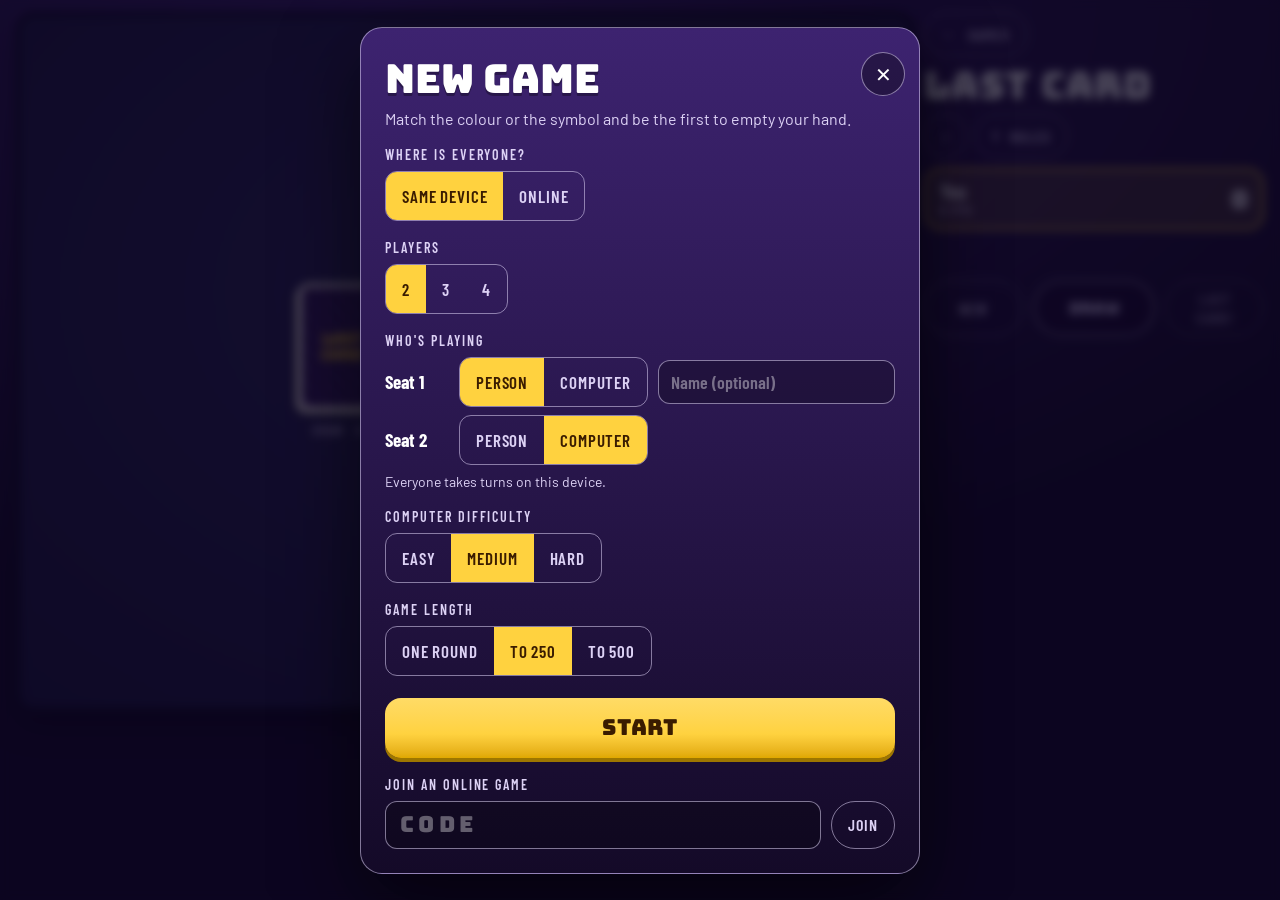
<file: games/lastcard/index.html>
<!doctype html>
<html lang="en">
<head>
<meta charset="utf-8">
<meta name="viewport" content="width=device-width, initial-scale=1, viewport-fit=cover, user-scalable=no">
<meta name="apple-mobile-web-app-capable" content="yes">
<meta name="mobile-web-app-capable" content="yes">
<meta name="apple-mobile-web-app-status-bar-style" content="black-translucent">
<meta name="apple-mobile-web-app-title" content="Last Card">
<meta name="theme-color" content="#2b1747">
<title>Last Card</title>
<link rel="stylesheet" href="../../assets/kit.css">
<style>
/* Layout: portrait = top bar, player cards, status, table, your hand, action row.
   Landscape = table and hand on the left; side rail on the right. */
:root{
  --bg1:#3d2370; --bg2:#140a28;
  --muted:#ddd2f5; --panel:rgba(20,0,40,.42); --line:rgba(221,210,245,.55);
  --accent:#ffd23f; --accent-2:#e0a800; --accent-ink:#3a1c00;
  --cw:clamp(46px,min(15vw,10vh),88px);
  --c0:#ff6b5e; --c1:#1fb5a8; --c2:#f5b82e; --c3:#9a78ee;
}
.page{height:100%;display:grid;gap:10px;
  grid-template-columns:minmax(0,1fr);
  grid-template-rows:auto auto auto minmax(0,1fr) auto auto;
  grid-template-areas:"top" "players" "status" "table" "hand" "actions"}
.topbar{grid-area:top}
.players{grid-area:players}
.players.n3,.players.n4{grid-template-columns:1fr 1fr}
.status{grid-area:status}
.table{grid-area:table;min-height:0;border-radius:18px;position:relative;overflow:hidden;
  background:radial-gradient(90% 90% at 50% 40%,#2e2a5e,#18153a);box-shadow:inset 0 0 0 5px #0d0a22,0 14px 30px rgba(0,0,0,.4);
  display:flex;align-items:center;justify-content:center;gap:clamp(20px,8vw,60px);padding:10px}
.hand{grid-area:hand;display:flex;justify-content:center;align-items:flex-end;padding:calc(var(--cw) * .28) 4px 4px;min-height:calc(var(--cw) * 1.75 + 10px)}
.hand .ucard{margin-left:var(--ov,-10px)}
.hand .ucard:first-child{margin-left:0}
.actions{grid-area:actions;display:flex;gap:10px;justify-content:center}
.actions .btn{flex:1;max-width:200px}
.actions #btnMain{flex:1.4}
@media (orientation:landscape) and (min-width:700px){
  .page{grid-template-columns:minmax(0,1fr) clamp(250px,30vw,340px);
    grid-template-rows:auto auto auto auto minmax(0,1fr) auto;
    grid-template-areas:"table top" "table players" "table status" "table actions" "table ." "hand ."}
  .players,.players.n3,.players.n4{grid-template-columns:1fr}
  .actions{flex-wrap:wrap}
  .actions .btn,.actions #btnMain{max-width:none}
  :root{--cw:clamp(40px,min(8vw,13vh),88px)}
}
@media (orientation:landscape) and (min-width:700px) and (max-height:520px){
  .page{grid-template-columns:minmax(0,1fr) clamp(300px,40vw,400px);gap:6px}
  .topbar .logo,.topbar .wide,.pcard .swatch{display:none}
  .topbar{justify-content:space-between;flex-wrap:nowrap}
  .players,.players.n3,.players.n4{grid-template-columns:1fr 1fr}
  .pcard{padding:4px 10px}
  .pcard .sub{display:none}
  .status{font-size:15px;letter-spacing:.02em}
  .btn{min-height:40px}
  .table{padding:6px}
}

/* Cards: a coloured face with a framed centre panel and corner marks */
.ucard{--w:var(--cw);--k:#888;width:var(--w);height:calc(var(--w) * 1.45);border-radius:calc(var(--w) * .13);flex:none;position:relative;padding:0;border:none;
  background:var(--k);box-shadow:-2px 2px 5px rgba(0,0,0,.35),inset 0 0 0 calc(var(--w) * .05) #fffaf2;color:#fff;font-family:var(--f-display);
  transition:transform .15s ease,box-shadow .15s ease}
.ucard.k0{--k:var(--c0)} .ucard.k1{--k:var(--c1)} .ucard.k2{--k:var(--c2)} .ucard.k3{--k:var(--c3)}
.ucard.k4{--k:#1d1a2e}
.ucard .panel{position:absolute;inset:18% 16%;border-radius:calc(var(--w) * .1);background:rgba(255,255,255,.2);border:calc(var(--w) * .03) solid rgba(255,255,255,.75);
  display:grid;place-items:center;font-size:calc(var(--w) * .42);line-height:1;text-shadow:0 calc(var(--w) * .03) 0 rgba(0,0,0,.3)}
.ucard .panel.sm{font-size:calc(var(--w) * .3)}
.ucard .ix{position:absolute;left:9%;top:5%;font-size:calc(var(--w) * .22);line-height:1;text-shadow:0 1px 0 rgba(0,0,0,.3)}
.ucard .ix.b{left:auto;top:auto;right:9%;bottom:5%;rotate:180deg}
.ucard.k4 .panel{background:conic-gradient(var(--c0) 0 25%,var(--c1) 0 50%,var(--c2) 0 75%,var(--c3) 0);border-color:#fffaf2}
.ucard.back{--k:#2b1747;background:repeating-linear-gradient(45deg,#3d2370 0 6px,#2b1747 6px 12px)}
.ucard.back::after{content:"LAST\A CARD";white-space:pre;position:absolute;inset:0;display:grid;place-items:center;text-align:center;
  font-size:calc(var(--w) * .17);line-height:1.05;color:var(--accent);text-shadow:0 2px 0 rgba(0,0,0,.4)}
.ucard.sm{--w:calc(var(--cw) * .62)}
button.ucard{cursor:pointer}
.ucard.can{transform:translateY(-14%);box-shadow:0 0 0 3px var(--accent),0 8px 12px rgba(0,0,0,.4),inset 0 0 0 calc(var(--w) * .05) #fffaf2}
.ucard.off{filter:brightness(.55) saturate(.7)}
.ucard.new{animation:deal .35s cubic-bezier(.3,1.4,.5,1)}
@keyframes deal{from{transform:translateY(-30%) scale(1.15);opacity:0}}
.ucard.live{box-shadow:0 0 0 3px var(--accent),0 2px 6px rgba(0,0,0,.4);animation:pulse 1s ease-in-out infinite}
@keyframes pulse{50%{box-shadow:0 0 0 3px rgba(255,210,63,.3),0 2px 6px rgba(0,0,0,.4)}}

.spot{display:flex;flex-direction:column;align-items:center;gap:8px}
.spot button{background:none;border:none;padding:0}
.lbl{font-family:var(--f-ui);font-weight:600;font-size:13px;letter-spacing:.1em;text-transform:uppercase;color:var(--muted);white-space:nowrap}
.stack{position:relative}
.stack .ucard + .ucard{position:absolute;left:3px;top:-3px}
.pileWrap{position:relative;padding:8px;border-radius:calc(var(--cw) * .2);transition:box-shadow .3s}
.dir{font-family:var(--f-display);font-size:clamp(20px,5vmin,34px);color:var(--muted);opacity:.8}
.pcard .num{font-size:clamp(16px,3vmin,24px)}
.pcard.out{opacity:.6}

.picker{display:grid;grid-template-columns:1fr 1fr;gap:12px;margin-top:10px}
.picker button{min-height:80px;border-radius:16px;border:3px solid rgba(255,255,255,.8);font-family:var(--f-display);font-size:22px;color:#fff;text-shadow:0 2px 0 rgba(0,0,0,.3)}
.restHands{display:flex;flex-direction:column;gap:10px;margin:10px 0;text-align:left}
.restHands .who{font-family:var(--f-ui);font-weight:700;font-size:18px;display:flex;justify-content:space-between}
.restHands .row{display:flex;flex-wrap:wrap;gap:4px}
.standings{list-style:none;padding:0;margin:8px 0 0;font-family:var(--f-ui);font-size:19px;font-weight:600}
.standings li{display:flex;justify-content:space-between;padding:5px 4px;border-bottom:1px solid rgba(255,255,255,.15)}
.standings li.top{color:var(--accent)}
.seatRow{display:flex;align-items:center;gap:10px;margin-bottom:8px;flex-wrap:wrap}
.seatRow .nameIn{flex:1 1 150px}
.lobbyName{margin:4px 0 0;text-align:left}
.lobbyName .nameIn{margin-top:6px}
.seatRow .nm{font-family:var(--f-ui);font-weight:700;font-size:19px;min-width:64px}
.thinking::after{content:"";animation:dots 1.2s steps(4) infinite}
@keyframes dots{0%{content:""}25%{content:"."}50%{content:".."}75%{content:"..."}}
/* Online */
.sheet .hint{margin:6px 0 0;font-size:14px;color:var(--muted)}
.sheet .err{margin:14px 0 0;padding:10px 12px;border-radius:12px;background:rgba(255,107,107,.18);color:#ffd0d0;font-weight:600}
.seatRow .fixed{font-family:var(--f-ui);font-weight:600;font-size:17px;letter-spacing:.05em;text-transform:uppercase;color:var(--accent);padding-left:4px}
.joinRow{display:flex;gap:10px}
.joinRow input{flex:1;min-width:0;min-height:48px;border-radius:12px;border:1.5px solid var(--line);background:rgba(0,0,0,.25);color:#fff;
  font-family:var(--f-display);font-size:22px;letter-spacing:.2em;text-transform:uppercase;padding:0 14px;-webkit-user-select:text;user-select:text}
.joinRow input::placeholder{color:rgba(255,255,255,.35)}
.sheet .code{font-family:var(--f-display);font-size:clamp(40px,12vmin,64px);letter-spacing:.14em;color:var(--accent);margin:4px 0 12px;
  text-shadow:0 4px 0 rgba(0,0,0,.35);-webkit-user-select:text;user-select:text}
.seatList{list-style:none;padding:0;margin:18px 0 0;text-align:left}
.seatList li{display:flex;align-items:center;gap:10px;min-height:52px;padding:4px;border-bottom:1px solid rgba(255,255,255,.15);font-family:var(--f-ui);font-size:20px;font-weight:600}
.seatList .dot{width:22px;height:22px;border-radius:50%;flex:none}
.seatList .nm{flex:1}
.seatList .st{color:var(--muted)}
.seatList .st.ok{color:#a6f0a0}
.seatList .btn{min-height:40px}
.topbar .btn.room{color:#fff;font-family:var(--f-display);font-weight:400;letter-spacing:.08em}
.topbar .btns{flex-wrap:nowrap}
@media (max-width:520px){ .topbar .btn.room{padding:8px 10px} }
.live{width:10px;height:10px;border-radius:50%;background:#5df07a;box-shadow:0 0 8px #5df07a}
.live.off{background:#ff6b6b;box-shadow:0 0 8px #ff6b6b}
.toast{position:fixed;left:50%;bottom:max(24px,env(safe-area-inset-bottom,0px));translate:-50% 0;z-index:50;max-width:calc(100% - 32px);
  padding:12px 18px;border-radius:14px;background:rgba(20,10,40,.96);border:1.5px solid var(--line);font-family:var(--f-ui);font-weight:600;font-size:18px;text-align:center;
  box-shadow:0 12px 30px rgba(0,0,0,.5)}
@media (prefers-reduced-motion: reduce){ .ucard{transition:none} .ucard.new,.ucard.live{animation:none} }
</style>
</head>
<body>
<div class="page">
  <header class="topbar">
    <a class="btn" href="../../index.html" aria-label="Back to all games">&#8592;<span class="wide">&nbsp;Games</span></a>
    <div class="logo">LAST CARD</div>
    <div class="btns">
      <button class="btn room" id="btnRoom" type="button" aria-label="Online game details" hidden></button>
      <button class="btn" id="btnSound" type="button">♪</button>
      <button class="btn" id="btnRules" type="button" aria-label="Rules">?<span class="wide">&nbsp;Rules</span></button>
    </div>
  </header>

  <section class="players" id="players" aria-label="Players"></section>

  <div class="status" id="status" role="status" aria-live="polite"></div>

  <div class="table">
    <div class="spot"><button type="button" id="deckBtn" aria-label="Draw a card"></button><div class="lbl" id="deckLbl">Draw</div></div>
    <div class="dir" id="dir" aria-hidden="true">↻</div>
    <div class="spot"><div class="pileWrap" id="pileWrap"><div id="pile"></div></div><div class="lbl" id="colorLbl"></div></div>
  </div>

  <div class="hand" id="hand" aria-label="Your cards"></div>

  <div class="actions">
    <button class="btn" id="btnNew" type="button">New</button>
    <button class="btn primary" id="btnMain" type="button">DRAW</button>
    <button class="btn" id="btnCall" type="button">LAST CARD!</button>
  </div>
</div>

<div class="overlay" id="setup" hidden>
  <div class="sheet" role="dialog" aria-labelledby="setupTitle">
    <h2 id="setupTitle">New game</h2>
    <p class="sub">Match the colour or the symbol and be the first to empty your hand.</p>
    <h4>Where is everyone?</h4>
    <div class="seg" id="segMode"><button type="button" data-v="local">Same device</button><button type="button" data-v="online">Online</button></div>
    <h4>Players</h4>
    <div class="seg" id="segCount"><button type="button" data-v="2">2</button><button type="button" data-v="3">3</button><button type="button" data-v="4">4</button></div>
    <h4>Who's playing</h4>
    <div id="seatRows"></div>
    <p class="hint" id="setupHint"></p>
    <div id="levelWrap">
      <h4>Computer difficulty</h4>
      <div class="seg" id="segLevel"><button type="button" data-v="easy">Easy</button><button type="button" data-v="medium">Medium</button><button type="button" data-v="hard">Hard</button></div>
    </div>
    <h4>Game length</h4>
    <div class="seg" id="segTarget"><button type="button" data-v="0">One round</button><button type="button" data-v="250">To 250</button><button type="button" data-v="500">To 500</button></div>
    <p class="err" id="setupErr" hidden></p>
    <button class="btn primary big go" id="btnStart" type="button">START</button>
    <h4>Join an online game</h4>
    <form class="joinRow" id="joinForm">
      <input id="joinCode" maxlength="5" placeholder="CODE" aria-label="Game code" autocapitalize="characters" autocomplete="off" spellcheck="false" enterkeyhint="go">
      <button class="btn" type="submit">Join</button>
    </form>
  </div>
</div>

<div class="overlay" id="lobby" hidden>
  <div class="sheet center" role="dialog" aria-labelledby="lobbyTitle">
    <h2 id="lobbyTitle">Online game</h2>
    <p class="sub" id="lobbySub"></p>
    <div class="code" id="lobbyCode" aria-label="Game code"></div>
    <button class="btn" id="btnShare" type="button">Share link</button>
    <div class="lobbyName" id="lobbyName" hidden><h4>Your name</h4></div>
    <ul class="seatList" id="lobbySeats"></ul>
    <button class="btn primary big go" id="btnLobbyGo" type="button">START</button>
    <button class="btn go" id="btnLobbyNow" type="button" style="width:100%" hidden>Start now · computer plays open seats</button>
    <button class="btn go" id="btnLobbyLeave" type="button" style="width:100%">Cancel</button>
  </div>
</div>

<div class="overlay" id="quitBox" hidden>
  <div class="sheet center" role="dialog" aria-labelledby="quitTitle">
    <h2 id="quitTitle">Quit game?</h2>
    <p class="sub" id="quitSub"></p>
    <button class="btn primary big go" id="btnQuitYes" type="button">QUIT</button>
    <button class="btn go" id="btnQuitNo" type="button" style="width:100%">Keep playing</button>
  </div>
</div>

<div class="overlay" id="rulesBox" hidden>
  <div class="sheet" role="dialog" aria-labelledby="rulesTitle">
    <h2 id="rulesTitle">How to play</h2>
    <ol class="rules">
      <li>Everyone gets 7 cards. On your turn, play one card that matches the top card's <b>colour</b> or its <b>number or symbol</b>.</li>
      <li>If you can't or don't want to play, <b>draw</b> one card. If it can be played you may play it right away; otherwise your turn ends.</li>
      <li><b>⊘ Skip</b>: the next player misses a turn. <b>⇄ Reverse</b>: play changes direction (with two players it works like Skip). <b>+2</b>: the next player draws 2 and misses a turn.</li>
      <li><b>Wild</b>: play it on anything and choose the colour. <b>Wild +4</b>: choose the colour, and the next player draws 4 and misses a turn. You may only play a Wild +4 when you have no card of the current colour.</li>
      <li>When you play your second-to-last card, tap <b>Last card!</b> first. Forget, and you draw 2 as a penalty.</li>
      <li>The first player to empty their hand wins the round and scores the cards left in everyone else's hands: numbers at face value, Skip, Reverse and +2 at 20, Wilds at 50.</li>
      <li>Play one round, or keep dealing until someone reaches the target score.</li>
      <li><b>Online:</b> choose <b>Online</b> in setup. You're Host on your device; make the other seats online players or computer, then send the code or link. Everyone sees only their own cards. If someone doesn't turn up, you can start anyway and the computer takes their seat. If an online player drops out mid-game, the computer plays for them until they come back.</li>
    </ol>
    <button class="btn primary big go" id="closeRules" type="button">GOT IT</button>
  </div>
</div>

<div class="overlay" id="veil" hidden>
  <div class="sheet center" role="dialog" aria-labelledby="veilTitle">
    <h2 id="veilTitle">Your turn</h2>
    <p class="sub">Pass the iPad over, then show your cards.</p>
    <button class="btn primary big go" id="btnVeil" type="button">SHOW MY CARDS</button>
  </div>
</div>

<div class="overlay" id="pickBox" hidden>
  <div class="sheet center" role="dialog" aria-labelledby="pickTitle">
    <h2 id="pickTitle">Pick a colour</h2>
    <div class="picker" id="picker"></div>
  </div>
</div>

<div class="overlay" id="roundBox" hidden>
  <div class="sheet center" role="dialog" aria-labelledby="roundTitle">
    <h2 id="roundTitle">Round over</h2>
    <p class="sub" id="roundSub"></p>
    <div class="restHands" id="restHands"></div>
    <ul class="standings" id="standings"></ul>
    <p class="sub" id="roundWait" hidden>Waiting for the host to deal the next round…</p>
    <button class="btn primary big go" id="btnNextRound" type="button">NEXT ROUND</button>
  </div>
</div>

<div class="overlay" id="overBox" hidden>
  <div class="sheet center" role="dialog" aria-labelledby="overTitle">
    <h2 id="overTitle">You win</h2>
    <p class="sub" id="overSub"></p>
    <ul class="standings" id="finalStandings"></ul>
    <p class="sub" id="overWait" hidden>Waiting for the host to start another game…</p>
    <button class="btn primary big go" id="btnAgain" type="button">PLAY AGAIN</button>
    <button class="btn go" id="btnChange" type="button" style="width:100%">Change settings</button>
    <a class="btn go" href="../../index.html" style="width:100%">Home</a>
  </div>
</div>

<div class="toast" id="toast" role="alert" hidden></div>

<script src="../../assets/kit.js"></script>
<script src="../../assets/online.js"></script>
<script>
(function(){
'use strict';
const {sleep, sound, callout, confetti, stopConfetti, seg} = Kit;
const $ = id => document.getElementById(id);
const store = Kit.store('lastcard');

/* ---------- Engine ----------
   108 cards. Per colour: one 0, two each of 1-9, Skip, Reverse and +2. Plus 4 Wilds and 4 Wild +4s (colour 4). */
const COLORS = [{name: 'Coral', fill: '#ff6b5e'}, {name: 'Teal', fill: '#1fb5a8'}, {name: 'Gold', fill: '#f5b82e'}, {name: 'Violet', fill: '#9a78ee'}];
const CARDS = [];
for (let c = 0; c < 4; c++){
  CARDS.push({c, v: '0'});
  for (let k = 0; k < 2; k++){
    for (let n = 1; n <= 9; n++) CARDS.push({c, v: String(n)});
    ['skip', 'rev', 'd2'].forEach(v => CARDS.push({c, v}));
  }
}
for (let k = 0; k < 4; k++){ CARDS.push({c: 4, v: 'w'}); CARDS.push({c: 4, v: 'w4'}); }
const isWild = id => CARDS[id].c === 4;
const pts = id => { const v = CARDS[id].v; return /^\d$/.test(v) ? +v : CARDS[id].c === 4 ? 50 : 20; };
const SYM = {skip: '⊘', rev: '⇄', d2: '+2', w: 'W', w4: '+4'};
const sym = id => SYM[CARDS[id].v] || CARDS[id].v;
const cardName = id => {
  const k = CARDS[id];
  if (k.v === 'w') return 'Wild'; if (k.v === 'w4') return 'Wild +4';
  return `${COLORS[k.c].name} ${{skip: 'Skip', rev: 'Reverse', d2: '+2'}[k.v] || k.v}`;
};
function shuffle(a){ for (let i = a.length - 1; i > 0; i--){ const j = Math.floor(Math.random() * (i + 1)); [a[i], a[j]] = [a[j], a[i]]; } return a; }
/* Cards in this hand that can go on the pile. */
function legal(hand, top, color){
  const hasColor = hand.some(h => CARDS[h].c === color);
  return hand.filter(id => {
    const k = CARDS[id];
    if (k.v === 'w') return true;
    if (k.v === 'w4') return !hasColor;
    return k.c === color || (CARDS[top].c !== 4 && k.v === CARDS[top].v);
  });
}

/* ---------- Computer ----------
   Easy plays any legal card. Medium keeps its wilds for when it's stuck, sheds high cards, and stays in the colour it
   holds most of. Hard also hits a player close to going out with +2, +4, Skip or Reverse, and picks colours that the
   next player has shown they don't have. */
function bestColor(hand, avoidFor, level){
  const n = [0, 0, 0, 0];
  hand.forEach(h => { if (CARDS[h].c < 4) n[CARDS[h].c] += 1 + pts(h) / 40; });
  if (level === 'hard' && avoidFor) avoidFor.forEach(c => { n[c] += .9; });
  let best = 0; for (let c = 1; c < 4; c++) if (n[c] > n[best]) best = c;
  return best;
}
/* Returns the card to play, or null when hard would rather draw than spend a Wild. */
function cpuChoose(p, opts, level, drew){
  if (level === 'easy') return opts[Math.floor(Math.random() * opts.length)];
  if (level === 'hard' && !drew && opts.every(isWild) && S.players[p].hand.length > 3 && S.players[nextOf(p, 1)].hand.length > 2) return null;
  const P = S.players, me = P[p].hand, nx = nextOf(p, 1), nxCards = P[nx].hand.length;
  let best = null, bv = -Infinity;
  for (const id of opts){
    const k = CARDS[id], rest = me.filter(h => h !== id);
    let v = pts(id) * .3;
    if (k.c === 4) v -= rest.length > 2 ? (k.v === 'w4' ? 14 : 10) : 0;
    else v += rest.filter(h => CARDS[h].c === k.c).length * 1.5;   // stay in a colour we can follow
    if (level === 'hard'){
      const attack = k.v === 'd2' || k.v === 'w4' || k.v === 'skip' || (k.v === 'rev' && P.length === 2);
      if (attack) v += nxCards <= 2 ? 25 : nxCards <= 4 ? 4 : 0;
      if (k.c < 4 && S.lacks[nx].includes(k.c)) v += 3;   // they couldn't follow this colour before
    }
    v += Math.random() * .01;
    if (v > bv){ bv = v; best = id; }
  }
  return best;
}

/* ---------- State ----------
   Seat kinds: 'local' (a person on this device), 'cpu', 'remote' (a person in an online room; cid is their client id).
   Online, the host's browser owns S: it shuffles, deals and checks every move. Each guest is sent its own view, with
   every other hand and the deck order masked, so nobody can peek. Guests send the card they play, draws, keeps and calls. */
const cfg = Object.assign({count: 2, cpu: [false, true, true, true], level: 'medium', target: 250}, store.get('cfg', {}));
if (!cfg.mode) cfg.mode = 'local';                       // 'local' | 'online'
if (!cfg.oseats) cfg.oseats = ['h', 'o', 'o', 'o'];      // online: seat 0 is the host, others o online / c computer
if (!cfg.names) cfg.names = ['', '', '', ''];           // names typed for people on this device
let S = null, gen = 0, thinking = false, fresh = null, pendingWild = null;
let net = null, waiting = false, hostAway = false, shownOver = '', shownRound = '';
const gone = new Set();   // host: guests seen leaving (their claimed seat is free again)
const SEAT_COLORS = ['#ffd23f', '#5fd0ff', '#ff7b84', '#a6e22e'];
const isHost = () => !!net && net.role === 'host';
const isGuest = () => !!net && net.role === 'guest';
const kindOf = t => S.players[t].kind || (S.players[t].cpu ? 'cpu' : 'local');
const isCpu = t => kindOf(t) === 'cpu';
const present = cid => !!(net && cid && net.room.present && net.room.present.has(cid));
const mine = t => isGuest() ? S.players[t].cid === Online.me : kindOf(t) === 'local';
const myCount = () => S.players.filter((_, t) => mine(t)).length;
const isMe = t => myCount() === 1 && mine(t);
const nameOf = t => { const x = S.players[t]; return isMe(t) && !x.named ? 'You' : Kit.cleanName(x.name) || 'Player ' + (t + 1); };
const noteText = () => (S.note || '').replace(/@(\d)/g, (_, k) => nameOf(+k));
/* Does this device play the turn automatically (computer, or an online player who has dropped out)? */
function isAuto(){
  if (!S || S.over || isGuest() || S.lobby || !['play', 'drawn'].includes(S.phase)) return false;
  const k = kindOf(S.turn);
  return k === 'cpu' || (k === 'remote' && !present(S.players[S.turn].cid));
}
/* What one guest may see: its own hand (and the card it just drew), everyone else's as blanks, no deck order.
   At the end of a round every hand is shown anyway. A spectator (cid null) sees every hand as blanks. */
function viewFor(cid){
  const reveal = S.phase === 'round' || S.phase === 'over';
  const own = p => reveal || (cid && p.cid === cid);
  return Object.assign({}, S, {
    deck: S.deck.map(() => -1), seen: -1,
    players: S.players.map(p => own(p) ? p : Object.assign({}, p, {hand: p.hand.map(() => -1)})),
    drawn: S.drawn != null && !own(S.players[S.turn]) ? -1 : S.drawn
  });
}
function sendState(fx, to){
  if (to){ net.room.send({t: 'state', S: viewFor(to), fx, to}); return; }
  const sent = new Set();
  S.players.forEach(p => { if (p.kind === 'remote' && p.cid && !sent.has(p.cid)){ sent.add(p.cid); net.room.send({t: 'state', S: viewFor(p.cid), fx, to: p.cid}); } });
  net.room.send({t: 'state', S: viewFor(null), fx, spect: true});   // for anyone watching without a seat
}
/* Saves locally, and online sends each guest its own view of the new state. */
function save(fx){
  if (!isGuest()) store.set('game', S);
  if (isHost()) sendState(fx);
}
const bump = () => { S.seq = (S.seq || 0) + 1; };
const nextOf = (p, k) => { const n = S.players.length; return ((p + S.dir * k) % n + n * 4) % n; };
const top = () => S.pile[S.pile.length - 1];
function freshSeats(){
  const online = cfg.mode === 'online', n = cfg.count;
  const kinds = Array.from({length: n}, (_, t) => online ? (t === 0 ? 'local' : cfg.oseats[t] === 'c' ? 'cpu' : 'remote') : (cfg.cpu[t] ? 'cpu' : 'local'));
  const cpus = kinds.filter(k => k === 'cpu').length, people = n - cpus;
  let ci = 0, pi = 0;
  const typed = t => kinds[t] !== 'local' ? '' : online ? Kit.myName() : Kit.cleanName(cfg.names[t]);
  return kinds.map((kind, t) => {
    const fallback = kind === 'cpu' ? (cpus === 1 ? 'Computer' : 'Computer ' + (++ci)) : online ? (t === 0 ? 'Host' : 'Player ' + (t + 1)) : (people === 1 ? 'You' : 'Player ' + (++pi));
    return {kind, cpu: kind === 'cpu', cid: null, name: typed(t) || fallback, named: !!typed(t)};
  });
}

function newGame(seats, lobby){
  gen++; stopConfetti(); thinking = false; waiting = false; pendingWild = null;
  seats = seats || freshSeats();
  S = {players: seats.map(x => ({kind: x.kind || (x.cpu ? 'cpu' : 'local'), cpu: !!x.cpu, cid: x.cid || null, name: x.name, named: !!x.named, hand: [], score: 0, called: false})),
    level: cfg.level, target: +cfg.target, round: 0, starter: Math.floor(Math.random() * seats.length), seen: -1, over: false, started: true,
    seq: 0, gid: Math.random().toString(36).slice(2, 8), lobby: !!lobby, online: net ? {code: net.room.code} : null};
  ['overBox', 'roundBox', 'veil', 'pickBox'].forEach(id => $(id).hidden = true);
  newRound();
}
function newRound(){
  S.round++; bump();
  const deck = shuffle([...Array(108).keys()]);
  S.players.forEach(p => { p.hand = deck.splice(0, 7); p.called = false; sortHand(p.hand); });
  let first;
  while (isWild(first = deck.pop())) deck.unshift(first);   // a wild can't start the pile
  S.deck = deck; S.pile = [first]; S.color = CARDS[first].c; S.dir = 1; S.drawn = null;
  S.lacks = S.players.map(() => []);
  S.turn = S.starter; S.starter = (S.starter + 1) % S.players.length;
  S.phase = 'play'; S.note = '';
  const v = CARDS[first].v;   // the first card's action applies to the first player
  if (v === 'rev'){ S.dir = -1; if (S.players.length === 2) S.turn = nextOf(S.turn, 1); }
  else if (v === 'skip'){ S.note = `@${S.turn} skipped`; S.turn = nextOf(S.turn, 1); }
  else if (v === 'd2'){ drawCards(S.turn, 2); S.note = `@${S.turn} drew 2`; S.turn = nextOf(S.turn, 1); }
  $('roundBox').hidden = true;
  save('deal'); render(); beginTurn();
}
function sortHand(h){ h.sort((a, b) => CARDS[a].c - CARDS[b].c || rankOf(a) - rankOf(b)); }
const rankOf = id => { const v = CARDS[id].v; return /^\d$/.test(v) ? +v : {skip: 10, rev: 11, d2: 12, w: 13, w4: 14}[v]; };
function drawCards(p, n){
  const got = [];
  for (let k = 0; k < n; k++){
    if (!S.deck.length){
      const t = S.pile.pop();
      S.deck = shuffle(S.pile); S.pile = [t];
      if (!S.deck.length) break;   // every card is in someone's hand
    }
    const id = S.deck.pop();
    S.players[p].hand.push(id); got.push(id);
  }
  sortHand(S.players[p].hand);
  if (got.length) S.players[p].called = false;
  return got;
}
/* Several people on one device take turns, so each hand stays face down until its owner taps Show. */
const hidden = () => myCount() > 1 && (!mine(S.turn) || S.seen !== S.turn);
function beginTurn(){
  if (!S || S.over || S.lobby || S.phase === 'round' || isGuest()) return;
  if (isAuto()){ cpuTurn(); return; }
  if (myCount() > 1 && mine(S.turn) && S.seen !== S.turn){
    $('veilTitle').textContent = nameOf(S.turn) + "'s turn";
    $('veil').hidden = false;
  }
}
function play(p, id, color){
  bump();
  const pl = S.players[p], k = CARDS[id];
  pl.hand = pl.hand.filter(h => h !== id);
  S.pile.push(id); S.color = k.c === 4 ? color : k.c; S.drawn = null; fresh = id;
  let note = `@${p} played ${cardName(id)}` + (k.c === 4 ? ` · ${COLORS[color].name}` : '');
  const fx = {k: 'play', p, id, called: false, forgot: false};
  if (pl.hand.length === 1){
    if (pl.called) fx.called = true;
    else { drawCards(p, 2); note += ` · forgot to call, drew 2`; fx.forgot = true; }
  }
  pl.called = false;
  let skip = false;
  const nx = nextOf(p, 1);
  if (k.v === 'skip') skip = true;
  if (k.v === 'rev'){ S.dir = -S.dir; if (S.players.length === 2) skip = true; }
  if (k.v === 'd2'){ drawCards(nx, 2); skip = true; note += ` · @${nx} draws 2`; }
  if (k.v === 'w4'){ drawCards(nx, 4); skip = true; note += ` · @${nx} draws 4`; }
  S.note = note;
  played(fx);
  if (!pl.hand.length){ endRound(p); return; }
  S.turn = nextOf(p, skip ? 2 : 1);
  if (S.players.length === 2 && skip) S.turn = p;
  S.phase = 'play';
  save(fx); render(); beginTurn();
}
/* Sounds and callouts for a card just played (run on every device). */
function played(fx){
  const v = CARDS[fx.id].v;
  sound.place();
  if (fx.called) callout('LAST CARD!');
  if (fx.forgot){ callout('FORGOT! +2'); sound.bad(); }
  if (v === 'd2' || v === 'w4') sound.capture();
}
function drawOne(p){
  bump();
  const got = drawCards(p, 1);
  if (!S.lacks[p].includes(S.color)) S.lacks[p].push(S.color);
  sound.click();
  const id = got[0];
  if (id == null){ S.note = `@${p} couldn't draw`; passTurn(p); return; }
  fresh = id;
  S.note = `@${p} drew a card`;
  if (legal([id].concat(S.players[p].hand.filter(h => h !== id)), top(), S.color).includes(id)){
    S.drawn = id; S.phase = 'drawn';
    save('draw'); render();
    return id;
  }
  S.phase = 'passing';   // nothing to play; the turn moves on in a moment
  save('draw'); render();
  const g = gen;
  setTimeout(() => { if (g === gen && S.phase === 'passing') passTurn(p); }, 700);
  return null;
}
function passTurn(p){
  bump();
  S.drawn = null; S.phase = 'play';
  S.turn = nextOf(p, 1);
  save(); render(); beginTurn();
}
function callLast(p){
  bump();
  S.players[p].called = true;
  callout('LAST CARD!'); sound.good();
  save('call'); render();
}
function endRound(w){
  const won = S.players.reduce((a, pl, i) => a + (i === w ? 0 : pl.hand.reduce((x, h) => x + pts(h), 0)), 0);
  S.players[w].score += won;
  S.phase = 'round'; S.lastWinner = w; S.lastPts = won;
  if (S.target === 0 || S.players[w].score >= S.target){ S.over = true; S.winner = w; }
  save('round'); render();
  roundOver(true);
}
/* The round is over: a callout, then the round summary or the final standings (on every device). */
function roundOver(anim){
  const w = S.lastWinner, key = S.gid + ':' + S.round;
  if (shownRound === key) return;
  shownRound = key;
  if (anim) callout(isMe(w) ? 'YOU WIN THE ROUND!' : 'ROUND OVER');
  const g = gen;
  setTimeout(() => {
    if (g !== gen || S.gid + ':' + S.round !== key) return;
    if (S.over) finish(); else if (S.phase === 'round') showRound();
  }, anim ? 1100 : 0);
}
function standingsHtml(){
  const best = Math.max(...S.players.map(p => p.score));
  return S.players.map((p, t) => ({p, t})).sort((a, b) => b.p.score - a.p.score)
    .map(({p, t}) => `<li class="${p.score === best ? 'top' : ''}"><span>${nameOf(t)}</span><span>${p.score}</span></li>`).join('');
}
function showRound(){
  const w = S.lastWinner, P = S.players;
  $('roundTitle').textContent = `${nameOf(w)} ${isMe(w) ? 'win' : 'wins'} round ${S.round}`;
  $('roundSub').textContent = `${S.lastPts} points from the cards left in the other hands. First to ${S.target} wins.`;
  $('restHands').innerHTML = P.map((p, i) => i === w ? '' :
    `<div><div class="who"><span>${nameOf(i)}</span><span>${p.hand.reduce((x, h) => x + pts(h), 0)}</span></div><div class="row">${p.hand.map(h => cardHtml(h, 'sm')).join('')}</div></div>`).join('');
  $('standings').innerHTML = standingsHtml();
  $('roundWait').hidden = !isGuest();
  $('btnNextRound').hidden = isGuest();
  $('roundBox').hidden = false;
  sound.good();
}
$('btnNextRound').addEventListener('click', () => { if (isGuest()) return; $('roundBox').hidden = true; S.seen = -1; newRound(); });
function finish(){
  if (!isGuest() && S.phase !== 'over'){ S.phase = 'over'; save('over'); render(); }
  if (shownOver === S.gid) return;
  shownOver = S.gid;
  const w = S.winner;
  $('roundBox').hidden = true;
  $('overTitle').textContent = isMe(w) ? 'You win' : nameOf(w) + ' wins';
  $('overSub').textContent = S.target === 0 ? `Out first, scoring ${S.lastPts} from the other hands.` : `First to ${S.target}, after ${S.round} round${S.round === 1 ? '' : 's'}.`;
  $('finalStandings').innerHTML = standingsHtml();
  $('overWait').hidden = !isGuest();
  $('btnAgain').hidden = $('btnChange').hidden = isGuest();
  $('overBox').hidden = false;
  if (!mine(w) && myCount() > 0) sound.bad();
  else { sound.win(); confetti(['#ff6b5e', '#1fb5a8', '#f5b82e', '#9a78ee', '#ffffff']); }
}
/* The computer's turn. It re-checks after every pause, because an online player who dropped out may come back. */
async function cpuTurn(){
  const g = gen, p = S.turn, lv = S.level, away = kindOf(p) === 'remote';
  const ok = () => g === gen && S.turn === p && isAuto();
  thinking = true; render();
  await sleep(away ? 2500 : 900);
  if (!ok()){ thinking = false; render(); return; }
  let opts, drew = S.phase === 'drawn';
  if (drew) opts = [S.drawn];
  else {
    opts = legal(S.players[p].hand, top(), S.color);
    if (opts.length && cpuChoose(p, opts, lv, false) == null) opts = [];   // saving a Wild: draw instead
  }
  if (!opts.length){
    const d = drawOne(p);
    if (d == null){ thinking = false; return; }
    await sleep(700);
    if (!ok()){ thinking = false; render(); return; }
    opts = [d]; drew = true;
  }
  thinking = false;
  const id = cpuChoose(p, opts, lv, drew);
  const pl = S.players[p];
  if (pl.hand.length === 2) pl.called = lv === 'easy' ? Math.random() < .75 : true;
  const color = isWild(id) ? (lv === 'easy' ? Math.floor(Math.random() * 4) : bestColor(pl.hand.filter(h => h !== id), S.lacks[nextOf(p, 1)], lv)) : null;
  play(p, id, color);
}

/* ---------- Drawing ---------- */
function cardHtml(id, cls, tag){
  if (id == null || id < 0) return `<div class="ucard back ${cls || ''}"></div>`;
  const k = CARDS[id], s = sym(id), t = tag || 'div';
  const small = s.length > 1 && k.c !== 4;
  return `<${t} class="ucard k${k.c} ${cls || ''}" ${t === 'button' ? `type="button" data-id="${id}" aria-label="${cardName(id)}"` : ''}>` +
    `<span class="ix">${s}</span><span class="panel${small ? ' sm' : ''}">${k.v === 'w' ? '' : s}</span><span class="ix b">${s}</span></${t}>`;
}
/* Whose hand this device shows: its one seat, or with several people here, whoever's turn it is. */
function handSeat(){
  if (myCount() === 1) return S.players.findIndex((_, t) => mine(t));
  return mine(S.turn) ? S.turn : -1;
}
function statusHtml(){
  const t = S.turn, who = nameOf(t), lead = isMe(S.turn) ? 'Your turn' : who + "'s turn", note = noteText();
  if (S.lobby) return 'Waiting for players to join';
  if (isGuest() && hostAway) return '<b>The host disconnected</b> · waiting for them to come back';
  if (S.phase === 'over') return `<b>${nameOf(S.winner)} ${isMe(S.winner) ? 'win' : 'wins'}</b>`;
  if (S.phase === 'round' || S.phase === 'none') return S.phase === 'round' ? '<b>Round over</b>' : '';
  if (!mine(t)){
    const away = isAuto() && kindOf(t) === 'remote';
    return `<span class="${thinking || kindOf(t) === 'remote' || isGuest() ? 'thinking' : ''}">${note ? note + ' · ' : ''}${lead}${away ? ' · away, the computer is playing' : ''}</span>`;
  }
  if (hidden() || waiting) return `<b>${lead}</b>`;
  if (S.phase === 'drawn') return `<b>${lead}</b> · play the card you drew, or keep it`;
  if (S.phase === 'passing') return `<b>${lead}</b> · ${note}, no match`;
  const pl = S.players[t], n = legal(pl.hand, top(), S.color).length;
  if (n && pl.hand.length === 2 && !pl.called) return `<b>${lead}</b> · tap Last card! before you play`;
  return `<b>${lead}</b> · ${note ? note + ' · ' : ''}${n ? 'play a card or draw' : 'no match, draw a card'}`;
}
function seatSub(t){
  if (isCpu(t)) return 'Computer · ';
  if (!net) return '';
  if (kindOf(t) === 'local') return S.players[t].name === 'Host' ? '' : 'Host · ';
  const x = S.players[t];
  return x.cid && !present(x.cid) && !(isGuest() && x.cid === Online.me) ? 'Away · ' : 'Online · ';
}
function render(){
  const P = S.players, el = $('players');
  el.className = 'players n' + P.length;
  el.innerHTML = P.map((p, i) => `<div class="pcard${i === S.turn && !['round', 'over'].includes(S.phase) ? ' on' : ''}">` +
    `<div class="who"><div class="nm">${nameOf(i)}</div><div class="sub">${seatSub(i)}${S.target ? p.score + ' pts' : 'one round'}</div></div>` +
    `<div class="num" aria-label="${p.hand.length} cards">${p.hand.length}${p.hand.length === 1 ? '!' : ''}</div></div>`).join('');
  $('status').innerHTML = statusHtml();

  const playing = (S.phase === 'play' || S.phase === 'drawn') && !S.lobby && !(isGuest() && hostAway);
  const me = handSeat();
  const hide = hidden() || me < 0, myTurn = playing && S.turn === me && !hide && !waiting;
  const canDraw = myTurn && S.phase === 'play';
  $('deckBtn').innerHTML = `<div class="stack">${cardHtml(null)}${cardHtml(null, canDraw ? 'live' : '')}</div>`;
  $('deckBtn').disabled = !canDraw;
  $('deckLbl').textContent = `Draw · ${S.deck.length}`;
  $('pile').innerHTML = cardHtml(top(), fresh === top() ? 'new' : '');
  $('pileWrap').style.boxShadow = `0 0 0 4px ${COLORS[S.color].fill}, 0 0 24px ${COLORS[S.color].fill}`;
  $('colorLbl').textContent = COLORS[S.color].name;
  $('dir').textContent = S.dir === 1 ? '↻' : '↺';

  const hand = me >= 0 ? P[me].hand : [], h = $('hand');
  const ok = myTurn ? (S.phase === 'drawn' ? [S.drawn] : legal(hand, top(), S.color)) : [];
  h.innerHTML = hand.map(id => hide ? cardHtml(null) : cardHtml(id, (myTurn ? (ok.includes(id) ? 'can' : 'off') : '') + (id === fresh ? ' new' : ''), 'button')).join('');
  fresh = null;
  // overlap the hand so it always fits on one row
  const cw = h.firstElementChild ? h.firstElementChild.getBoundingClientRect().width : 60, W = h.clientWidth - 8, n = hand.length;
  const ov = n > 1 ? Math.max(-cw * .74, Math.min(-cw * .08, (W - n * cw) / (n - 1))) : 0;
  h.style.setProperty('--ov', ov + 'px');

  const main = $('btnMain'), call = $('btnCall');
  if (S.phase === 'drawn' && myTurn){ main.textContent = 'KEEP IT'; main.disabled = false; }
  else { main.textContent = 'DRAW'; main.disabled = !canDraw; }
  const pl = me >= 0 ? P[me] : null;
  call.disabled = !(myTurn && pl.hand.length === 2 && !pl.called);
  call.classList.toggle('primary', !call.disabled);
  call.textContent = pl && pl.called && myTurn ? 'CALLED!' : 'LAST CARD!';
  $('btnNew').textContent = net ? 'Quit' : 'New';
  $('btnRoom').hidden = !net;
  if (net) $('btnRoom').innerHTML = `<span class="live${isGuest() && hostAway ? ' off' : ''}"></span><span class="wide">${net.room.code}</span>`;
}

/* ---------- Input ---------- */
function myTurnNow(){
  return S && !S.lobby && (S.phase === 'play' || S.phase === 'drawn') && mine(S.turn) && !hidden() && !waiting && !(isGuest() && hostAway);
}
/* Every action goes through here. A guest sends it to the host and waits for the new state; if none comes, it asks again. */
function act(a, extra){
  if (isGuest()){
    waiting = true; render();
    const seq = S.seq;
    net.room.send(Object.assign({t: a, seq}, extra));
    setTimeout(() => { if (waiting && S.seq === seq){ waiting = false; if (net) net.room.send({t: 'hello', name: Kit.myName()}); render(); } }, 4000);
    return;
  }
  const t = S.turn;
  if (a === 'play') play(t, extra.id, extra.color);
  else if (a === 'draw') drawOne(t);
  else if (a === 'keep'){ S.note = `@${t} kept the card`; passTurn(t); }
  else if (a === 'call') callLast(t);
}
$('hand').addEventListener('click', e => {
  const b = e.target.closest('button.ucard');
  if (!b || !myTurnNow()) return;
  const id = +b.dataset.id, hand = S.players[S.turn].hand;
  const ok = S.phase === 'drawn' ? [S.drawn] : legal(hand, top(), S.color);
  if (!ok.includes(id)){
    sound.click();
    callout(S.phase === 'drawn' ? 'ONLY THE NEW CARD' : CARDS[id].v === 'w4' ? 'YOU HAVE ' + COLORS[S.color].name.toUpperCase() : 'NO MATCH');
    return;
  }
  if (isWild(id)){ pendingWild = id; $('pickBox').hidden = false; return; }
  act('play', {id, color: null});
});
$('picker').innerHTML = COLORS.map((c, i) => `<button type="button" data-c="${i}" style="background:${c.fill}">${c.name.toUpperCase()}</button>`).join('');
$('picker').addEventListener('click', e => {
  const b = e.target.closest('button'); if (!b || pendingWild == null) return;
  $('pickBox').hidden = true;
  const id = pendingWild; pendingWild = null;
  if (myTurnNow()) act('play', {id, color: +b.dataset.c});
});
$('pickBox').addEventListener('click', e => { if (e.target.id === 'pickBox'){ $('pickBox').hidden = true; pendingWild = null; } });
$('deckBtn').addEventListener('click', () => { if (myTurnNow() && S.phase === 'play') act('draw'); });
$('btnMain').addEventListener('click', () => {
  if (!myTurnNow()) return;
  if (S.phase === 'play') act('draw');
  else if (S.phase === 'drawn') act('keep');
});
$('btnCall').addEventListener('click', () => {
  if (!myTurnNow()) return;
  const pl = S.players[S.turn];
  if (pl.hand.length !== 2 || pl.called) return;
  act('call');
});
$('btnVeil').addEventListener('click', () => { $('veil').hidden = true; S.seen = S.turn; save(); render(); });
$('btnNew').addEventListener('click', () => {
  if (net){ openQuit(); return; }
  syncSetup(); $('setupErr').hidden = true; $('setup').hidden = false;
});
$('btnStart').addEventListener('click', async () => {
  store.set('cfg', cfg);
  const seats = freshSeats(), btn = $('btnStart');
  if (net) closeRoom();
  if (!seats.some(x => x.kind === 'remote')){ $('setup').hidden = true; newGame(seats); return; }
  btn.disabled = true; btn.textContent = 'CONNECTING…'; $('setupErr').hidden = true;
  try{ await hostRoom(); }
  catch(e){ net = null; $('setupErr').textContent = e.message; $('setupErr').hidden = false; btn.disabled = false; syncHint(); return; }
  btn.disabled = false; syncHint();
  $('setup').hidden = true;
  newGame(seats, true);
  showLobby();
});
$('btnRules').addEventListener('click', () => $('rulesBox').hidden = false);
$('closeRules').addEventListener('click', () => $('rulesBox').hidden = true);
$('btnAgain').addEventListener('click', () => newGame(S.players));
$('btnChange').addEventListener('click', () => { $('overBox').hidden = true; stopConfetti(); syncSetup(); $('setup').hidden = false; });
['setup', 'rulesBox'].forEach(id => $(id).addEventListener('click', e => { if (e.target.id === id && S && S.started) $(id).hidden = true; }));
Kit.sheetClose($('setup'), () => !!(S && S.started));
$('lobby').addEventListener('click', e => { if (e.target.id === 'lobby' && S && !S.lobby) $('lobby').hidden = true; });
Kit.soundButton($('btnSound'));
new ResizeObserver(() => { if (S && S.players.some(p => p.hand.length)) render(); }).observe($('hand'));

function seatRows(){
  const box = $('seatRows'), online = cfg.mode === 'online';
  box.innerHTML = '';
  for (let t = 0; t < cfg.count; t++){
    const row = document.createElement('div');
    row.className = 'seatRow';
    const lab = `<span class="nm">Seat ${t + 1}</span>`;
    if (online && t === 0){
      row.innerHTML = lab + '<span class="fixed">You · this device</span>';
      row.appendChild(Kit.nameField(Kit.myName(), 'Your name', v => Kit.setMyName(v)));
      box.appendChild(row); continue;
    }
    if (online){
      row.innerHTML = lab + '<div class="seg"><button type="button" data-v="o">Online player</button><button type="button" data-v="c">Computer</button></div>';
      seg(row.querySelector('.seg'), () => cfg.oseats[t], v => { cfg.oseats[t] = v; syncLevel(); syncHint(); });
    } else {
      row.innerHTML = lab + '<div class="seg"><button type="button" data-v="h">Person</button><button type="button" data-v="c">Computer</button></div>';
      seg(row.querySelector('.seg'), () => cfg.cpu[t] ? 'c' : 'h', v => { cfg.cpu[t] = v === 'c'; seatRows(); });
      if (!cfg.cpu[t]) row.appendChild(Kit.nameField(cfg.names[t], 'Name (optional)', v => { cfg.names[t] = v; }));
    }
    box.appendChild(row);
  }
  syncLevel(); syncHint();
}
const syncLevel = () => {
  const kinds = cfg.mode === 'online' ? cfg.oseats.slice(1, cfg.count) : cfg.cpu.slice(0, cfg.count).map(c => c ? 'c' : 'h');
  // online seats fall back to the computer if their player drops out, so the level matters for them too
  $('levelWrap').hidden = !kinds.some(k => k === 'c' || k === 'o');
};
function syncHint(){
  const online = cfg.mode === 'online', others = cfg.oseats.slice(1, cfg.count).filter(k => k === 'o').length;
  $('setupHint').textContent = online
    ? (others ? `You'll get a code and a link to send to ${others === 1 ? 'the other player' : `the other ${others} players`}.` : 'Make at least one seat an online player.')
    : 'Everyone takes turns on this device.';
  $('btnStart').textContent = online && others ? 'CREATE ONLINE GAME' : 'START';
}
const syncers = [
  seg($('segMode'), () => cfg.mode, v => { cfg.mode = v; seatRows(); }),
  seg($('segCount'), () => cfg.count, v => { cfg.count = +v; seatRows(); }),
  seg($('segLevel'), () => cfg.level, v => cfg.level = v),
  seg($('segTarget'), () => cfg.target, v => cfg.target = +v)
];
function syncSetup(){ syncers.forEach(f => f()); seatRows(); }

/* ---------- Online ---------- */
function toast(text){
  const el = $('toast'); el.textContent = text; el.hidden = false;
  clearTimeout(toast.t); toast.t = setTimeout(() => { el.hidden = true; }, 4500);
}
async function hostRoom(code){
  const room = await Online.host({game: 'lastcard', code, on: {
    msg: onHostMsg,
    join: cid => { gone.delete(cid); renderLobby(); render(); },
    leave: cid => {
      gone.add(cid); renderLobby(); render();
      if (S && !S.lobby && !S.over && S.players[S.turn].cid === cid) beginTurn();
    }
  }});
  net = {room, role: 'host'};
}
function closeRoom(){
  if (!net) return;
  if (isHost()) net.room.send({t: 'closed'});
  if (net.room.close) net.room.close();
  net = null;
}
/* A guest's name for its seat; blank goes back to "Player N". Returns whether anything changed. */
function setName(t, raw){
  const x = S.players[t], v = Kit.cleanName(raw), name = v || 'Player ' + (t + 1);
  if (x.name === name && !!x.named === !!v) return false;
  x.name = name; x.named = !!v;
  return true;
}
function onHostMsg(m, from){
  if (!S) return;
  const seatOf = () => S.players.findIndex(x => x.cid === from);
  if (m.t === 'hello'){
    gone.delete(from);
    let changed = false;
    if (S.lobby && seatOf() < 0){
      const seat = S.players.find((x, t) => kindOf(t) === 'remote' && (!x.cid || gone.has(x.cid)));
      if (seat){ seat.cid = from; changed = true; }
    }
    if (seatOf() >= 0 && Kit.cleanName(m.name) && setName(seatOf(), m.name)) changed = true;
    if (changed){ save(); renderLobby(); render(); }
    else sendState(null, from);
  } else if (m.t === 'claim' && S.lobby){
    const x = S.players[m.seat];
    if (x && kindOf(m.seat) === 'remote' && (!x.cid || gone.has(x.cid))){
      S.players.forEach(y => { if (y.cid === from) y.cid = null; });
      x.cid = from;
      if (Kit.cleanName(m.name)) setName(m.seat, m.name);
      save(); renderLobby(); render();
    }
  } else if (m.t === 'name'){
    const t = seatOf();
    if (t >= 0 && setName(t, m.name)){ save(); renderLobby(); render(); }
  } else if (['play', 'draw', 'keep', 'call'].includes(m.t)){
    const t = S.turn, pl = S.players[t];
    if (S.lobby || S.over || kindOf(t) !== 'remote' || pl.cid !== from || m.seq !== S.seq) return;
    if (m.t === 'play' && (S.phase === 'play' || S.phase === 'drawn')){
      const ok = S.phase === 'drawn' ? [S.drawn] : legal(pl.hand, top(), S.color);
      if (!ok.includes(m.id)) return;
      if (isWild(m.id) && !(m.color >= 0 && m.color < 4)) return;
      play(t, m.id, isWild(m.id) ? m.color : null);
    } else if (m.t === 'draw' && S.phase === 'play') drawOne(t);
    else if (m.t === 'keep' && S.phase === 'drawn'){ S.note = `@${t} kept the card`; passTurn(t); }
    else if (m.t === 'call' && (S.phase === 'play' || S.phase === 'drawn') && pl.hand.length === 2 && !pl.called) callLast(t);
  } else if (m.t === 'quit'){
    /* A guest quit: in the waiting room their seat opens up again; in a game the computer takes it over. */
    const t = seatOf();
    if (t < 0) return;
    const x = S.players[t];
    x.cid = null;
    if (!S.lobby){ x.kind = 'cpu'; x.cpu = true; toast(`${Kit.cleanName(x.name)} left · the computer is playing for them`); }
    save(); render(); renderLobby();
    if (!S.lobby && !S.over && S.turn === t) beginTurn();
  }
}
async function joinRoom(code){
  gen++; stopConfetti(); hostAway = false; waiting = false;
  ['setup', 'overBox', 'roundBox', 'lobby', 'veil', 'pickBox'].forEach(id => { $(id).hidden = true; });
  $('status').innerHTML = `Connecting to game <b>${code}</b>…`;
  let room;
  try{
    room = await Online.join({game: 'lastcard', code, on: {
      msg: onGuestMsg,
      hostGone: () => { hostAway = true; render(); },
      hostBack: () => { hostAway = false; room.send({t: 'hello', name: Kit.myName()}); render(); },
      join: () => { render(); renderLobby(); },
      leave: () => { render(); renderLobby(); }
    }});
  }catch(e){ leaveRoom(e.message); return; }
  net = {room, role: 'guest', joining: true};
  store.set('guest', {code: room.code});
  room.send({t: 'hello', name: Kit.myName()});
  const g = gen;
  setTimeout(() => { if (g === gen && isGuest() && net.joining) leaveRoom(`No game found with code ${code}.`); }, 7000);
}
function onGuestMsg(m){
  if (m.t === 'state'){
    // the copy for spectators has every hand masked: ignore it once we hold a seat
    if (m.spect && S && S.players.some(x => x.cid === Online.me) && S.gid === m.S.gid) return;
    applyState(m.S, m.fx);
  } else if (m.t === 'closed') leaveRoom('The host ended the online game.');
}
function applyState(ns, fx){
  const first = net.joining;
  net.joining = false;
  const before = S && S.gid === ns.gid ? (S.players.find(x => x.cid === Online.me) || {}).hand || [] : null;
  S = ns; waiting = false;
  if (S.phase !== 'play' && S.phase !== 'drawn'){ pendingWild = null; $('pickBox').hidden = true; }
  // a new card in our hand gets the deal animation
  const mineNow = S.players.find(x => x.cid === Online.me);
  if (before && mineNow){ const nw = mineNow.hand.find(h => h >= 0 && !before.includes(h)); if (nw != null) fresh = nw; }
  if (fx && fx.k === 'play'){ fresh = fx.id; played(fx); }
  else if (fx === 'draw') sound.click();
  else if (fx === 'call'){ callout('LAST CARD!'); sound.good(); }
  if (S.lobby) showLobby(); else $('lobby').hidden = true;
  if (!S.over){ $('overBox').hidden = true; stopConfetti(); }
  if (S.phase !== 'round' && S.phase !== 'over') $('roundBox').hidden = true;
  render(); renderLobby();
  if (S.phase === 'over') finish();
  else if (S.phase === 'round') roundOver(fx === 'round');
  if (first) toast(S.players.some(x => x.cid === Online.me) ? 'Joined the game' : 'Watching this game');
}
function leaveRoom(msg){
  closeRoom();
  hostAway = false; waiting = false;
  store.set('guest', null);
  Online.clearUrl();
  gen++;
  ['lobby', 'overBox', 'roundBox', 'pickBox'].forEach(id => { $(id).hidden = true; });
  stopConfetti();
  offlineBoot();
  if (msg) toast(msg);
}
/* Host stops the online game: online seats become computer players and play carries on here. */
function endOnline(){
  closeRoom();
  S.online = null;
  S.players.forEach(x => { if (x.kind === 'remote'){ x.kind = 'cpu'; x.cpu = true; x.cid = null; } });
  $('lobby').hidden = true;
  if (S.lobby){ S.lobby = false; store.set('game', null); offlineBoot(); return; }
  save(); render(); beginTurn();
}
function showLobby(){ $('lobby').hidden = false; renderLobby(); }
const lobbyName = Kit.nameField(Kit.myName(), 'Your name', v => {
  Kit.setMyName(v);
  if (!net || !S) return;
  clearTimeout(lobbyName.t);
  lobbyName.t = setTimeout(() => {
    if (isGuest()) net.room.send({t: 'name', name: v});
    else { const t = S.players.findIndex((_, i) => kindOf(i) === 'local'); if (t >= 0){ const x = S.players[t]; x.name = v || 'Host'; x.named = !!v; save(); renderLobby(); render(); } }
  }, 300);
});
$('lobbyName').appendChild(lobbyName);
function renderLobby(){
  if (!net || $('lobby').hidden || !S) return;
  const lobby = !!S.lobby, host = isHost();
  $('lobbyCode').textContent = net.room.code || '';
  // while waiting, anyone with a seat can set the name the others see
  const seated = host || S.players.some(x => x.cid === Online.me);
  $('lobbyName').hidden = !(lobby && seated);
  if (document.activeElement !== lobbyName) lobbyName.value = Kit.myName();
  $('lobbySub').textContent = lobby ? (host ? 'Send this code or link to the other players.' : 'Waiting for the host to start.') : 'Game in progress.';
  $('lobbySeats').innerHTML = S.players.map((x, t) => {
    const k = kindOf(t);
    let st;
    if (k === 'cpu') st = 'Computer';
    else if (k === 'local') st = host ? 'This device' : 'Host';
    else if (isGuest() && x.cid === Online.me) st = 'You';
    else if (!x.cid) st = 'Waiting…';
    else st = present(x.cid) ? 'Joined' : 'Away';
    const open = lobby && isGuest() && k === 'remote' && (!x.cid || !present(x.cid)) && x.cid !== Online.me;
    return `<li><span class="dot" style="background:${SEAT_COLORS[t]}"></span><span class="nm">${Kit.cleanName(x.name)}</span>` +
      (open ? `<button class="btn" type="button" data-seat="${t}">Take seat</button>` : `<span class="st ${st === 'Joined' || st === 'You' ? 'ok' : ''}">${st}</span>`) + '</li>';
  }).join('');
  const go = $('btnLobbyGo'), now = $('btnLobbyNow'), leave = $('btnLobbyLeave');
  if (lobby){
    const ready = S.players.every((x, t) => kindOf(t) !== 'remote' || present(x.cid));
    go.hidden = !host; go.disabled = !ready; go.textContent = ready ? 'START' : 'WAITING FOR PLAYERS';
    now.hidden = !host || ready;
    leave.textContent = host ? 'Cancel' : 'Leave';
  } else {
    go.hidden = false; go.disabled = false; go.textContent = 'BACK TO GAME';
    now.hidden = true;
    leave.textContent = host ? 'End online game' : 'Leave game';
  }
}
function startFromLobby(){
  $('lobby').hidden = true;
  S.lobby = false; bump();
  save('start'); render(); beginTurn();
}
$('btnLobbyGo').addEventListener('click', () => {
  if (!S.lobby){ $('lobby').hidden = true; return; }
  if (isHost()) startFromLobby();
});
/* Someone never turned up: the computer takes any online seat with nobody in it. */
$('btnLobbyNow').addEventListener('click', () => {
  if (!isHost() || !S.lobby) return;
  S.players.forEach((x, t) => { if (kindOf(t) === 'remote' && !present(x.cid)){ x.kind = 'cpu'; x.cpu = true; x.cid = null; } });
  if (!S.players.some((x, t) => kindOf(t) === 'remote')){ closeRoom(); S.online = null; }
  startFromLobby();
});
$('btnLobbyLeave').addEventListener('click', () => {
  if (isGuest()) leaveRoom();
  else if (S.lobby){ closeRoom(); $('lobby').hidden = true; store.set('game', null); offlineBoot(); }
  else endOnline();
});
$('lobbySeats').addEventListener('click', e => {
  const b = e.target.closest('button[data-seat]');
  if (b && isGuest()) net.room.send({t: 'claim', seat: +b.dataset.seat, name: Kit.myName()});
});
$('btnShare').addEventListener('click', async () => {
  const r = await Online.share(net.room.link, 'Join my Last Card game');
  if (r === 'copied') toast('Link copied');
  else if (r === 'failed') toast('Code: ' + net.room.code);
});
$('btnRoom').addEventListener('click', showLobby);
$('joinForm').addEventListener('submit', e => {
  e.preventDefault();
  const code = Online.cleanCode($('joinCode').value);
  if (code.length !== 5){ $('setupErr').textContent = 'Codes are 5 letters and numbers.'; $('setupErr').hidden = false; return; }
  if (net) closeRoom();
  joinRoom(code);
});
/* Quit an online game. A guest leaves (the computer takes their seat); the host ends it for everyone. */
function openQuit(){
  $('quitSub').textContent = isGuest() ? "You'll leave the game and the computer will take your turns." : 'This ends the game for everyone.';
  $('quitBox').hidden = false;
}
function quitOnline(){
  if (!net) return;
  if (isGuest()) net.room.send({t: 'quit'});
  else { net.room.send({t: 'closed'}); store.set('game', null); }
  store.set('guest', null);
  $('btnQuitYes').disabled = true;
  setTimeout(() => { if (net && net.room.close) net.room.close(); net = null; location.href = '../../index.html'; }, 400);   // let the message go out first
}
$('btnQuitYes').addEventListener('click', quitOnline);
$('btnQuitNo').addEventListener('click', () => { $('quitBox').hidden = true; });
$('quitBox').addEventListener('click', e => { if (e.target.id === 'quitBox') $('quitBox').hidden = true; });

/* ---------- Boot ---------- */
/* A game saved mid-draw resumes at the start of that turn's choice. */
function resume(){
  if (S.phase === 'round') roundOver(false);
  else { if (S.phase === 'passing') S.phase = 'play'; beginTurn(); }
}
function offlineBoot(){
  const saved = store.get('game', null);
  if (saved && saved.players && saved.pile && !saved.over && saved.phase !== 'over' && !saved.online){
    S = saved; S.seen = -1; S.lobby = false; S.seq = S.seq || 0; S.gid = S.gid || 'g';
    render(); resume();
  } else {
    S = {players: [{kind: 'local', cpu: false, name: 'You', hand: [], score: 0}], deck: [], pile: [0], color: 0, dir: 1, turn: 0, phase: 'none', target: 250, round: 0, seen: -1, lacks: [[]], seq: 0, gid: 'sample'};
    render();
    syncSetup(); $('setup').hidden = false;
  }
}
async function rehost(){
  try{ await hostRoom(S.online.code); }
  catch(e){ toast('Could not reconnect the online game. The computer will play for the online players.'); }
  save(); render();
  if (S.lobby) showLobby(); else resume();
}
(function boot(){
  const urlCode = Online.codeFromUrl(), guest = store.get('guest', null), saved = store.get('game', null);
  const hosting = saved && saved.players && saved.pile && saved.online && !saved.over ? saved : null;
  if (hosting && (!urlCode || urlCode === hosting.online.code)){
    Online.clearUrl();
    S = hosting; S.seen = -1;
    render(); rehost();
  } else if (urlCode || (guest && guest.code)){
    offlineBoot(); $('setup').hidden = true;
    joinRoom(urlCode || guest.code);
  } else offlineBoot();
})();
})();
</script>
</body>
</html>
</file>
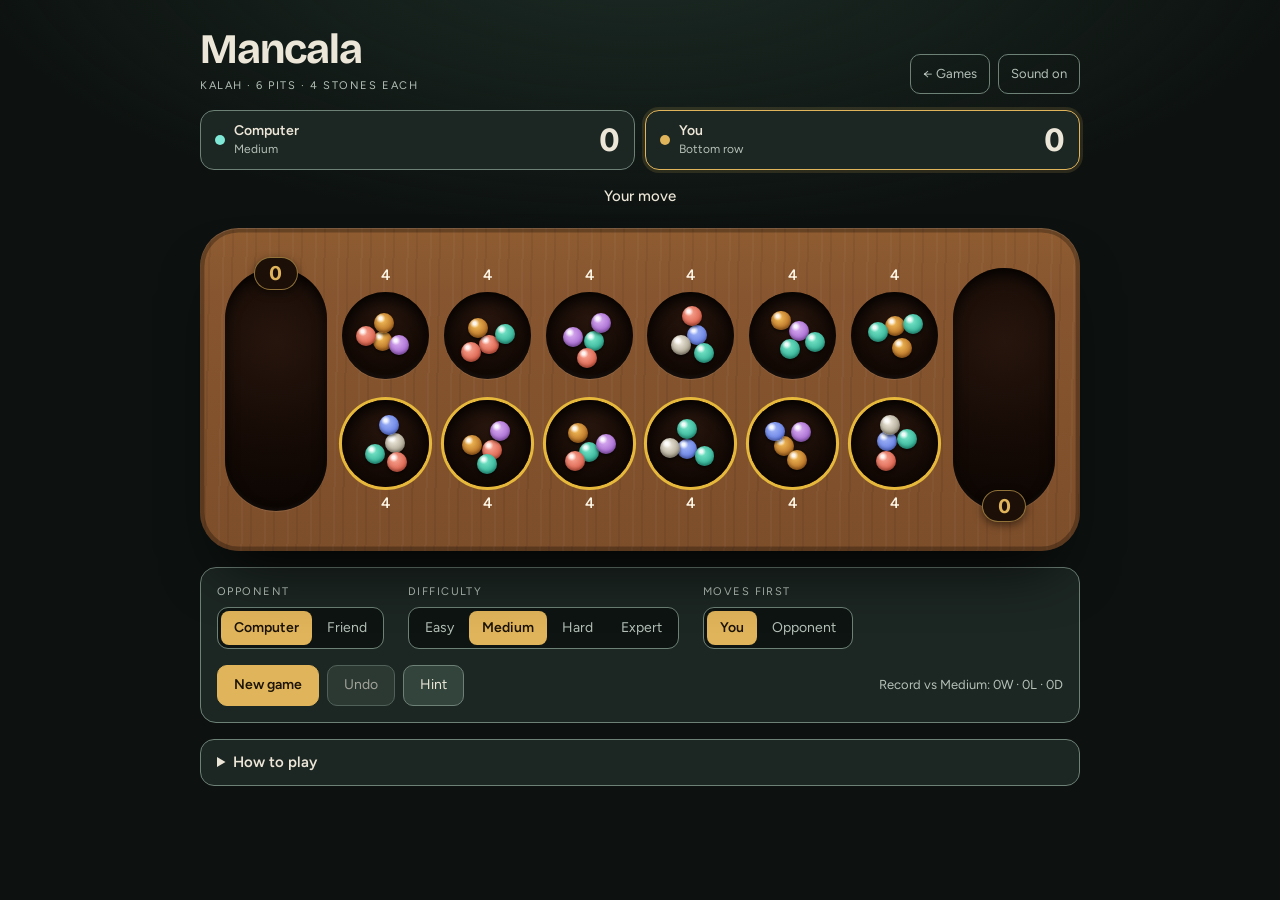
<file: games/mancala/index.html>
<!doctype html>
<html lang="en">
<head>
<meta charset="utf-8">
<meta name="viewport" content="width=device-width, initial-scale=1, viewport-fit=cover">
<meta name="apple-mobile-web-app-capable" content="yes">
<meta name="mobile-web-app-capable" content="yes">
<meta name="apple-mobile-web-app-status-bar-style" content="black-translucent">
<meta name="theme-color" content="#0d1210">
<title>Mancala</title>
<meta name="claude:viewport-fit-sides" content="cover">
<link rel="stylesheet" href="https://fonts.googleapis.com/css2?family=Bricolage+Grotesque:opsz,wght@12..96,500;12..96,700&family=Figtree:wght@400;500;600&display=swap">
<style>
/* Layout: one centred column. Header, scoreboard, status line, then an 8-column board grid:
   computer store | six pits | your store, with two pit rows between the stores. Controls sit below. */
:root{
  --ink:#0d1210;
  --panel:#1c2622;
  --line:#6d8177;
  --text:#ece6d8;
  --muted:#b4c0b8;
  --brass:#e0b45a;
  --teal:#7fe8d6;
  --wood-hi:#8f5c31;
  --wood-1:#875630;
  --wood-2:#7d4e2a;
  --pit-1:#26150d;
  --pit-2:#150a05;
  --pit-3:#0a0502;
  --font-display:'Bricolage Grotesque','Trebuchet MS',system-ui,sans-serif;
  --font-body:'Figtree',system-ui,-apple-system,'Segoe UI',sans-serif;
  color-scheme:dark;
}
*{box-sizing:border-box}
[hidden]{display:none!important}
html,body{background:var(--ink)}
body{
  margin:0;
  padding-block:clamp(14px,3vw,28px) 48px;
  padding-left:max(16px,env(safe-area-inset-left,0px));
  padding-right:max(16px,env(safe-area-inset-right,0px));
  font:400 15px/1.45 var(--font-body);
  color:var(--text);
  background:radial-gradient(1100px 480px at 50% -8%,#1c2b25 0%,transparent 62%),var(--ink);
  min-height:100%;
}
.app{max-width:880px;margin:0 auto;display:grid;gap:16px}
.app>*{min-width:0}
button{font:inherit;color:inherit}
:focus-visible{outline:2px solid var(--teal);outline-offset:2px}

/* header */
.top{display:flex;align-items:flex-end;justify-content:space-between;gap:12px}
h1{font:700 clamp(30px,7vw,42px)/1 var(--font-display);letter-spacing:-.025em;margin:0}
.sub{color:var(--muted);font-size:11px;letter-spacing:.14em;text-transform:uppercase;margin-top:8px}
.ghost{background:transparent;border:1px solid var(--line);color:var(--muted);border-radius:10px;padding:7px 12px;font-size:13px;cursor:pointer;transition:color .2s,border-color .2s}
a.ghost{text-decoration:none;display:inline-flex;align-items:center}
.ghost{white-space:nowrap}
.topbtns{display:flex;gap:8px}
.ghost{min-height:40px}
.ghost:hover{color:var(--text);border-color:var(--muted)}

/* scoreboard */
.scores{display:grid;grid-template-columns:1fr 1fr;gap:10px}
.card{display:flex;align-items:center;justify-content:space-between;gap:10px;padding:10px 14px;border:1px solid var(--line);border-radius:14px;background:var(--panel);transition:border-color .25s,box-shadow .25s}
.card.on{border-color:var(--brass);box-shadow:0 0 0 3px rgba(224,180,90,.14)}
.who{display:flex;align-items:center;gap:9px;min-width:0}
.dot{width:10px;height:10px;border-radius:50%;flex:none}
.dot.cpu{background:var(--teal)}
.dot.you{background:var(--brass)}
.name{font-weight:600;font-size:14px;white-space:nowrap;overflow:hidden;text-overflow:ellipsis}
.tag{font-size:12px;color:var(--muted)}
.num{font:700 clamp(26px,6vw,34px)/1 var(--font-display);font-variant-numeric:tabular-nums}

.status{min-height:26px;text-align:center;font-weight:500;font-size:15px}
.status small{color:var(--muted);font-weight:400}
.dots::after{content:'';animation:dots 1.2s steps(4) infinite}
@keyframes dots{0%{content:''}25%{content:'.'}50%{content:'..'}75%{content:'...'}}

/* board */
.board-wrap{container-type:inline-size;--cq:1cqw}
/* Browsers without container units (Safari before 16): the board is about as wide as the page, up to .app's 880px */
@supports not (width:1cqw){.board-wrap{--cq:min(1vw,8.8px)}}
.board{
  position:relative;
  padding:calc(4.6*var(--cq)) calc(2.8*var(--cq));
  border-radius:calc(4.4*var(--cq));
  background:
    repeating-linear-gradient(91deg,rgba(255,255,255,.028) 0 2px,transparent 2px 9px,rgba(0,0,0,.06) 9px 11px,transparent 11px 23px),
    linear-gradient(180deg,var(--wood-hi),var(--wood-1) 20%,var(--wood-2));
  box-shadow:0 34px 60px -24px rgba(0,0,0,.85),inset 0 1px 0 rgba(255,255,255,.13),inset 0 0 0 calc(.5*var(--cq)) rgba(0,0,0,.28);
}
.grid{display:grid;grid-template-columns:1.18fr repeat(6,1fr) 1.18fr;grid-template-rows:auto auto;gap:calc(2.4*var(--cq)) calc(1.7*var(--cq))}
.cell{display:flex;flex-direction:column;align-items:center;gap:calc(1*var(--cq));background:none;border:0;padding:0;min-width:0;cursor:default;-webkit-tap-highlight-color:transparent}
.lbl{font:600 clamp(10px,calc(2.2*var(--cq)),15px)/1 var(--font-body);color:#fff6e6;font-variant-numeric:tabular-nums;min-height:1em}
.lbl.zero{opacity:.8}
.pit,.store{
  position:relative;
  background:radial-gradient(circle at 50% 30%,var(--pit-1) 0%,var(--pit-2) 58%,var(--pit-3) 100%);
  box-shadow:inset 0 calc(.7*var(--cq)) calc(1.5*var(--cq)) rgba(0,0,0,.85),inset 0 calc(-.25*var(--cq)) calc(.5*var(--cq)) rgba(255,255,255,.05),0 1px 0 rgba(255,255,255,.09);
  transition:box-shadow .25s;
}
.pit{display:block;width:100%;aspect-ratio:1;border-radius:50%}
.cell.can{cursor:pointer}
.cell.can .pit{box-shadow:inset 0 calc(.7*var(--cq)) calc(1.5*var(--cq)) rgba(0,0,0,.85),0 0 0 calc(.35*var(--cq)) rgba(255,210,63,.8)}
.cell.can:hover .pit,.cell.can:focus-visible .pit{box-shadow:inset 0 calc(.7*var(--cq)) calc(1.5*var(--cq)) rgba(0,0,0,.8),0 0 0 calc(.55*var(--cq)) #ffd23f}
.cell:focus-visible{outline:none}
.pit.dest,.store.dest{box-shadow:inset 0 calc(.7*var(--cq)) calc(1.5*var(--cq)) rgba(0,0,0,.8),0 0 0 calc(.5*var(--cq)) #7fe8d6}
.store.extra{box-shadow:inset 0 calc(.7*var(--cq)) calc(1.5*var(--cq)) rgba(0,0,0,.8),0 0 0 calc(.6*var(--cq)) #ffd23f}
.pit.last{box-shadow:inset 0 calc(.7*var(--cq)) calc(1.5*var(--cq)) rgba(0,0,0,.85),0 0 0 calc(.3*var(--cq)) #7fe8d6}
.pit.hint{animation:hint 1s ease-in-out 3}
.pit.flash{animation:flash .5s ease-in-out 2}
@keyframes hint{50%{box-shadow:inset 0 calc(.7*var(--cq)) calc(1.5*var(--cq)) rgba(0,0,0,.8),0 0 0 calc(1*var(--cq)) #ffd23f}}
@keyframes flash{50%{box-shadow:inset 0 calc(.7*var(--cq)) calc(1.5*var(--cq)) rgba(0,0,0,.6),0 0 0 calc(.9*var(--cq)) #ffb3a3}}
.store{border-radius:999px;grid-row:1 / span 2}
.store.cpu{grid-column:1}
.store.you{grid-column:8}
.badge{
  position:absolute;left:50%;transform:translateX(-50%);
  min-width:2.1em;padding:.18em .55em;text-align:center;
  font:700 clamp(13px,calc(3.3*var(--cq)),21px)/1.1 var(--font-display);font-variant-numeric:tabular-nums;
  color:var(--brass);background:#1b0f08;border:1px solid rgba(224,180,90,.6);border-radius:999px;
  box-shadow:0 3px 8px rgba(0,0,0,.5);z-index:3;
}
.store.cpu .badge{top:-.55em}
.store.you .badge{bottom:-.55em}

/* glass stones */
.stone{
  position:absolute;border-radius:50%;aspect-ratio:1;pointer-events:none;
  background:
    radial-gradient(circle at 33% 27%,rgba(255,255,255,.9) 0 7%,rgba(255,255,255,0) 24%),
    radial-gradient(circle at 42% 36%,var(--s1),var(--s2) 82%);
  box-shadow:0 2px 3px rgba(0,0,0,.55),inset 0 -2px 3px rgba(0,0,0,.28);
  transition:left .38s cubic-bezier(.3,.8,.3,1),top .38s cubic-bezier(.3,.8,.3,1),width .38s,margin .38s;
}
.c0{--s1:#7be8ca;--s2:#25a68c}
.c1{--s1:#f6bf5a;--s2:#a8601a}
.c2{--s1:#f9a693;--s2:#d4543f}
.c3{--s1:#a3b7f7;--s2:#5a74e0}
.c4{--s1:#f4efe3;--s2:#9b937f}
.c5{--s1:#dcb0f2;--s2:#9a5cc9}

.callout{
  position:absolute;left:50%;top:50%;translate:-50% -50%;z-index:40;
  padding:.35em 1em;border-radius:999px;white-space:nowrap;
  font:700 clamp(14px,calc(3.6*var(--cq)),23px)/1.2 var(--font-display);
  color:var(--brass);background:rgba(16,10,5,.86);border:1px solid var(--brass);
  pointer-events:none;opacity:0;
}
.callout.show{animation:pop 1.4s ease both}
@keyframes pop{0%{opacity:0;transform:scale(.7)}14%{opacity:1;transform:scale(1.06)}26%{transform:scale(1)}78%{opacity:1}100%{opacity:0;transform:translateY(-16px)}}

.result{
  position:absolute;inset:0;z-index:50;display:grid;place-items:center;border-radius:inherit;
  background:rgba(10,6,3,.66);backdrop-filter:blur(3px);animation:fade .5s ease both;
}
.result .box{text-align:center;padding:20px 24px;display:grid;gap:8px;justify-items:center}
.result h2{margin:0;font:700 clamp(28px,7vw,46px)/1.05 var(--font-display);letter-spacing:-.02em}
.result p{margin:0;color:#e3cfae}
.resBtns{display:flex;gap:8px;justify-content:center}
@keyframes fade{from{opacity:0}}

/* controls */
.panel{border:1px solid var(--line);background:var(--panel);border-radius:16px;padding:16px;display:grid;gap:16px}
.groups{display:flex;flex-wrap:wrap;gap:14px 24px}
.grp{display:grid;gap:7px;min-width:0}
.cap{font-size:11px;letter-spacing:.13em;text-transform:uppercase;color:var(--muted)}
.seg{display:inline-flex;flex-wrap:wrap;gap:2px;padding:3px;border-radius:11px;background:#0e1411;border:1px solid var(--line)}
.seg button{background:transparent;border:0;border-radius:8px;padding:7px 13px;font-size:14px;color:var(--muted);cursor:pointer;transition:background .2s,color .2s}
.seg button:hover{color:var(--text)}
.seg button[aria-checked="true"]{background:var(--brass);color:#1b1305;font-weight:600}
.actions{display:flex;flex-wrap:wrap;gap:8px;align-items:center}
.btn{background:#33443c;border:1px solid var(--line);border-radius:10px;padding:9px 16px;font-size:14px;cursor:pointer;transition:background .2s,opacity .2s}
.btn:hover:not(:disabled){background:#3f5349}
.btn:disabled{opacity:.65;cursor:default}
.btn.primary{background:var(--brass);border-color:var(--brass);color:#1b1305;font-weight:600}
.btn.primary:hover:not(:disabled){background:#ecc271}
a.btn{display:inline-flex;align-items:center;justify-content:center;min-height:40px;color:var(--text);text-decoration:none}
.note{color:var(--muted);font-size:13px;margin-left:auto}
details{border:1px solid var(--line);border-radius:14px;background:var(--panel);padding:12px 16px}
summary{cursor:pointer;font-weight:600}
details ul{margin:10px 0 2px;padding-left:18px;color:#c9d0c8;display:grid;gap:6px;max-width:65ch}
details li::marker{color:var(--brass)}

@media (max-width:520px){
  .grid{grid-template-columns:1.05fr repeat(6,1fr) 1.05fr;gap:calc(2.4*var(--cq)) calc(1.2*var(--cq))}
  .board{padding:calc(5.4*var(--cq)) calc(2.2*var(--cq))}
  .card{padding:9px 11px}
  .note{margin-left:0;width:100%}
  .result .box{padding:8px 16px;gap:4px}
}
@media (prefers-reduced-motion:reduce){
  .stone{transition:none}
  .pit.hint,.pit.flash,.dots::after{animation:none}
  .callout.show{animation-duration:.01s}
}
</style>
</head>
<body>
<div class="app">
  <header class="top">
    <div>
      <h1>Mancala</h1>
      <div class="sub">Kalah · 6 pits · 4 stones each</div>
    </div>
    <div class="topbtns">
      <a class="ghost" href="../../index.html" aria-label="Back to all games">&#8592; Games</a>
      <button class="ghost" id="soundBtn" type="button" aria-pressed="true">Sound on</button>
    </div>
  </header>

  <section class="scores" aria-label="Score">
    <div class="card" id="cardCpu">
      <div class="who"><span class="dot cpu"></span><div><div class="name" id="nameCpu">Computer</div><div class="tag" id="tagCpu">Medium</div></div></div>
      <div class="num" id="numCpu">0</div>
    </div>
    <div class="card" id="cardYou">
      <div class="who"><span class="dot you"></span><div><div class="name" id="nameYou">You</div><div class="tag" id="tagYou">Bottom row</div></div></div>
      <div class="num" id="numYou">0</div>
    </div>
  </section>

  <div class="status" id="status" role="status" aria-live="polite"></div>

  <div class="board-wrap">
    <div class="board" id="board">
      <div class="grid" id="grid"></div>
      <div class="callout" id="callout" aria-hidden="true"></div>
      <div class="result" id="result" hidden>
        <div class="box">
          <h2 id="resTitle"></h2>
          <p id="resLine"></p>
          <div class="resBtns">
            <button class="btn primary" id="again" type="button">Play again</button>
            <a class="btn" href="../../index.html">Home</a>
          </div>
        </div>
      </div>
    </div>
  </div>

  <section class="panel" aria-label="Game settings">
    <div class="groups">
      <div class="grp"><span class="cap">Opponent</span>
        <div class="seg" role="radiogroup" aria-label="Opponent" data-key="mode">
          <button type="button" role="radio" data-v="cpu">Computer</button>
          <button type="button" role="radio" data-v="2p">Friend</button>
        </div>
      </div>
      <div class="grp" id="levelGrp"><span class="cap">Difficulty</span>
        <div class="seg" role="radiogroup" aria-label="Difficulty" data-key="level">
          <button type="button" role="radio" data-v="easy">Easy</button>
          <button type="button" role="radio" data-v="medium">Medium</button>
          <button type="button" role="radio" data-v="hard">Hard</button>
          <button type="button" role="radio" data-v="expert">Expert</button>
        </div>
      </div>
      <div class="grp"><span class="cap">Moves first</span>
        <div class="seg" role="radiogroup" aria-label="Moves first" data-key="first">
          <button type="button" role="radio" data-v="0">You</button>
          <button type="button" role="radio" data-v="1">Opponent</button>
        </div>
      </div>
    </div>
    <div class="actions">
      <button class="btn primary" id="newBtn" type="button">New game</button>
      <button class="btn" id="undoBtn" type="button">Undo</button>
      <button class="btn" id="hintBtn" type="button">Hint</button>
      <span class="note" id="note"></span>
    </div>
  </section>

  <details>
    <summary>How to play</summary>
    <ul>
      <li>On your turn, pick one of your pits (bottom row). Its stones are sown one by one, counter-clockwise, starting in the next pit.</li>
      <li>Your store is on the right. Stones go into it as you pass, but never into your opponent's store.</li>
      <li>End in your own store and you move again.</li>
      <li>End in an empty pit on your side and you capture that stone plus everything in the pit opposite.</li>
      <li>When one side runs out of stones, the other side keeps its remaining stones. Most stones in the store wins.</li>
      <li>Keys 1–6 play the pits from left to right.</li>
    </ul>
  </details>
</div>

<script>
(function(){
'use strict';

/* ---------- Engine (runs on the page and, as a copy, in a worker) ----------
   Board: 0-5 your pits, 6 your store, 7-12 opponent pits, 13 opponent store.
   Side 0 sows toward 6, side 1 toward 13. Pit i sits opposite pit 12-i. */
function engine(){
  function move(b, side, i, wantPath){
    const nb = b.slice();
    let s = nb[i]; nb[i] = 0;
    let idx = i;
    const mine = side === 0 ? 6 : 13, theirs = side === 0 ? 13 : 6;
    const path = wantPath ? [] : null;
    while(s > 0){
      idx = (idx + 1) % 14;
      if(idx === theirs) continue;
      nb[idx]++; s--;
      if(path) path.push(idx);
    }
    const extra = idx === mine;
    let cap = 0;
    const own = side === 0 ? idx <= 5 : (idx >= 7 && idx <= 12);
    if(!extra && own && nb[idx] === 1 && nb[12 - idx] > 0){
      cap = nb[12 - idx] + 1;
      nb[mine] += cap; nb[idx] = 0; nb[12 - idx] = 0;
    }
    return {nb: nb, extra: extra, cap: cap, path: path, last: idx};
  }
  function isOver(b){
    let a = 0, c = 0;
    for(let k = 0; k < 6; k++){ a += b[k]; c += b[7 + k]; }
    return a === 0 || c === 0;
  }
  function sweep(b){
    const nb = b.slice();
    for(let k = 0; k < 6; k++){ nb[6] += nb[k]; nb[k] = 0; nb[13] += nb[7 + k]; nb[7 + k] = 0; }
    return nb;
  }
  function legal(b, side){
    const o = side === 0 ? 0 : 7, r = [];
    for(let k = 0; k < 6; k++) if(b[o + k] > 0) r.push(o + k);
    return r;
  }
  // value from side 1's point of view
  function evalB(b){
    if(b[13] > 24) return 1000 + b[13] - b[6];
    if(b[6] > 24) return -1000 - (b[6] - b[13]);
    if(isOver(b)){
      const s = sweep(b), d = s[13] - s[6];
      return d > 0 ? 1000 + d : d < 0 ? -1000 + d : 0;
    }
    let own = 0, opp = 0;
    for(let k = 0; k < 6; k++){ opp += b[k]; own += b[7 + k]; }
    return (b[13] - b[6]) + 0.08 * (own - opp);
  }
  function ordered(b, side){
    const ms = legal(b, side), arr = [];
    for(const m of ms){
      const r = move(b, side, m, false);
      let sc = (side === 0 ? m : m - 7) * 0.1 + Math.random() * 0.01;
      if(r.extra) sc += 100;
      if(r.cap) sc += 10 + r.cap;
      arr.push({m: m, r: r, sc: sc});
    }
    arr.sort(function(x, y){ return y.sc - x.sc; });
    return arr;
  }
  let nodes = 0, deadline = 0, aborted = false;
  function search(b, side, depth, alpha, beta){
    if(++nodes % 2048 === 0 && deadline && Date.now() > deadline) aborted = true;
    if(aborted) return 0;
    if(depth <= 0 || b[13] > 24 || b[6] > 24 || isOver(b)) return evalB(b);
    const list = ordered(b, side);
    if(side === 1){
      let best = -Infinity;
      for(const e of list){
        const v = search(e.r.nb, e.r.extra ? 1 : 0, depth - 1, alpha, beta);
        if(v > best) best = v;
        if(best > alpha) alpha = best;
        if(alpha >= beta) break;
      }
      return best;
    }
    let best = Infinity;
    for(const e of list){
      const v = search(e.r.nb, e.r.extra ? 0 : 1, depth - 1, alpha, beta);
      if(v < best) best = v;
      if(best < beta) beta = best;
      if(alpha >= beta) break;
    }
    return best;
  }
  function rootSearch(b, side, depth, first){
    const list = ordered(b, side);
    if(first != null) list.sort(function(x, y){ return (y.m === first) - (x.m === first); });
    let best = null, bv = side === 1 ? -Infinity : Infinity, alpha = -Infinity, beta = Infinity;
    for(const e of list){
      const v = search(e.r.nb, e.r.extra ? side : 1 - side, depth - 1, alpha, beta);
      if(aborted) return null;
      if(side === 1 ? v > bv : v < bv){
        bv = v; best = e.m;
        if(side === 1) alpha = Math.max(alpha, v); else beta = Math.min(beta, v);
      }
    }
    return {m: best, v: bv};
  }
  function choose(b, side, level){
    const ms = legal(b, side);
    if(ms.length <= 1) return ms[0];
    const sign = side === 1 ? 1 : -1;
    if(level === 'easy'){
      if(Math.random() < 0.55) return ms[Math.floor(Math.random() * ms.length)];
      let best = ms[0], bv = -Infinity;
      for(const m of ms){
        const r = move(b, side, m, false);
        const v = sign * (r.nb[13] - r.nb[6]) + Math.random() * 0.5;
        if(v > bv){ bv = v; best = m; }
      }
      return best;
    }
    if(level === 'medium'){
      let best = ms[0], bv = -Infinity;
      for(const m of ms){
        const r = move(b, side, m, false);
        aborted = false; deadline = 0;
        const v = sign * search(r.nb, r.extra ? side : 1 - side, 2, -Infinity, Infinity) + (Math.random() - 0.5) * 1.6;
        if(v > bv){ bv = v; best = m; }
      }
      return best;
    }
    const cfg = level === 'hard' ? {d: 6, t: 700} : {d: 22, t: 1500};
    aborted = false; nodes = 0; deadline = Date.now() + cfg.t;
    let pick = ms[0], prev = null;
    for(let d = 1; d <= cfg.d; d++){
      const r = rootSearch(b, side, d, prev);
      if(!r) break;
      pick = r.m; prev = r.m;
      if(Math.abs(r.v) >= 1000) break;
    }
    return pick;
  }
  return {move: move, isOver: isOver, sweep: sweep, legal: legal, choose: choose};
}
const E = engine();
let worker = null, reqId = 0;
try{
  const src = 'const E=(' + engine.toString() + ')();self.onmessage=function(e){var d=e.data;self.postMessage({id:d.id,m:E.choose(d.b,d.side,d.level)})}';
  worker = new Worker(URL.createObjectURL(new Blob([src], {type: 'text/javascript'})));
}catch(err){ worker = null; }
function ask(b, side, level){
  return new Promise(function(resolve){
    let done = false;
    const finish = function(m){ if(!done){ done = true; resolve(m); } };
    if(!worker){ setTimeout(function(){ finish(E.choose(b, side, level)); }, 30); return; }
    const id = ++reqId;
    const h = function(ev){ if(ev.data && ev.data.id === id){ worker.removeEventListener('message', h); finish(ev.data.m); } };
    worker.addEventListener('message', h);
    worker.postMessage({id: id, b: b, side: side, level: level});
    setTimeout(function(){ if(!done){ worker.removeEventListener('message', h); finish(E.choose(b, side, 'medium')); } }, 6000);
  });
}

/* ---------- Helpers ---------- */
const $ = function(s){ return document.querySelector(s); };
const sleep = function(ms){ return new Promise(function(r){ setTimeout(r, ms); }); };
const RM = !!(window.matchMedia && matchMedia('(prefers-reduced-motion: reduce)').matches);
const store = {
  get: function(k, d){ try{ const v = localStorage.getItem('mancala:' + k); return v == null ? d : JSON.parse(v); }catch(e){ return d; } },
  set: function(k, v){ try{ localStorage.setItem('mancala:' + k, JSON.stringify(v)); }catch(e){} }
};
const LEVELS = {easy: 'Easy', medium: 'Medium', hard: 'Hard', expert: 'Expert'};

/* ---------- Sound (synthesised, starts after first tap) ---------- */
const sound = {
  on: store.get('sound', true), ctx: null,
  init: function(){
    if(!this.ctx){ try{ this.ctx = new (window.AudioContext || window.webkitAudioContext)(); }catch(e){} }
    if(this.ctx && this.ctx.state === 'suspended') this.ctx.resume();
  },
  tone: function(f, d, type, g, delay){
    if(!this.on || !this.ctx) return;
    const t = this.ctx.currentTime + (delay || 0), o = this.ctx.createOscillator(), v = this.ctx.createGain();
    o.type = type || 'sine';
    o.frequency.setValueAtTime(f, t);
    v.gain.setValueAtTime(0.0001, t);
    v.gain.exponentialRampToValueAtTime(g || 0.1, t + 0.008);
    v.gain.exponentialRampToValueAtTime(0.0001, t + d);
    o.connect(v); v.connect(this.ctx.destination);
    o.start(t); o.stop(t + d + 0.03);
  },
  drop: function(k){ this.tone(640 + Math.min(k, 12) * 38, 0.09, 'triangle', 0.07); this.tone(190, 0.07, 'sine', 0.06); },
  pick: function(){ this.tone(330, 0.07, 'triangle', 0.06); },
  capture: function(){ this.tone(523, 0.14, 'triangle', 0.09); this.tone(392, 0.2, 'triangle', 0.09, 0.1); this.tone(262, 0.3, 'sine', 0.09, 0.2); },
  extra: function(){ this.tone(523, 0.12, 'sine', 0.09); this.tone(659, 0.12, 'sine', 0.09, 0.09); this.tone(784, 0.2, 'sine', 0.09, 0.18); },
  win: function(){ [523, 659, 784, 1047].forEach((f, i) => this.tone(f, 0.28, 'triangle', 0.09, i * 0.13)); },
  lose: function(){ this.tone(330, 0.3, 'sine', 0.09); this.tone(247, 0.5, 'sine', 0.09, 0.2); },
  draw: function(){ this.tone(440, 0.25, 'triangle', 0.08); this.tone(440, 0.35, 'triangle', 0.08, 0.2); }
};
document.addEventListener('pointerdown', function(){ sound.init(); }, {passive: true});
document.addEventListener('keydown', function(){ sound.init(); });

/* ---------- State ---------- */
const cfg = Object.assign({mode: 'cpu', level: 'medium', first: 0}, store.get('cfg', {}));
const S = {mode: 'cpu', level: 'medium', board: [], turn: 0, busy: false, over: false, history: [], moves: 0, last: null, gen: 0, status: ''};

/* ---------- Board DOM ---------- */
const grid = $('#grid'), boardEl = $('#board');
const els = new Array(14), lbls = new Array(14), cells = new Array(14), badges = new Array(14);
const stonesArr = []; for(let i = 0; i < 14; i++) stonesArr.push([]);

function mkCell(i){
  const top = i >= 7;
  const b = document.createElement('button');
  b.type = 'button';
  b.className = 'cell ' + (top ? 'top' : 'bot');
  b.dataset.i = i;
  b.style.gridColumn = top ? (14 - i) : (i + 2);
  b.style.gridRow = top ? 1 : 2;
  const lbl = document.createElement('span'); lbl.className = 'lbl';
  const pit = document.createElement('span'); pit.className = 'pit';
  if(top) b.append(lbl, pit); else b.append(pit, lbl);
  els[i] = pit; lbls[i] = lbl; cells[i] = b;
  return b;
}
function mkStore(i){
  const s = document.createElement('div');
  s.className = 'store ' + (i === 13 ? 'cpu' : 'you');
  const bd = document.createElement('span'); bd.className = 'badge';
  s.append(bd);
  els[i] = s; badges[i] = bd;
  return s;
}
(function build(){
  const f = document.createDocumentFragment();
  f.append(mkStore(13));
  for(let i = 7; i <= 12; i++) f.append(mkCell(i));
  f.append(mkStore(6));
  for(let i = 0; i < 6; i++) f.append(mkCell(i));
  grid.append(f);
})();

function mkStone(){
  const s = document.createElement('i');
  s.className = 'stone c' + Math.floor(Math.random() * 6);
  s._jx = Math.random() - 0.5; s._jy = Math.random() - 0.5;
  return s;
}
// Phyllotaxis packing: slot k keeps its place as stones are added or removed from the end.
function layout(i){
  const el = els[i], arr = stonesArr[i], n = arr.length;
  if(!n) return;
  const isStore = i === 6 || i === 13;
  const w = el.clientWidth || 1, h = el.clientHeight || 1;
  const ratio = isStore ? h / w : 1;
  const dmax = isStore ? 30 : 26;
  const c = Math.min(36 / (Math.sqrt(n) + 0.7), dmax / 1.72);
  const d = Math.min(dmax, c * 1.72);
  let sy = 1;
  if(isStore){
    const ymax = ratio * 50 - 14 - d / 2;
    sy = Math.max(1, Math.min(ratio * 0.8, ymax / (c * Math.sqrt(n) + 1e-6)));
  }
  for(let k = 0; k < n; k++){
    const s = arr[k], r = c * Math.sqrt(k + 0.5), a = k * 2.39996 + i * 0.7;
    const x = r * Math.cos(a) + s._jx * d * 0.18;
    const y = r * Math.sin(a) * sy + s._jy * d * 0.18;
    s.style.width = d + '%';
    s.style.left = (50 + x) + '%';
    s.style.top = (50 + y / ratio) + '%';
    s.style.margin = (-d / 2) + '% 0 0 ' + (-d / 2) + '%';
  }
}
function layoutAll(){ for(let i = 0; i < 14; i++) layout(i); }
function refresh(i){
  const n = stonesArr[i].length;
  if(i === 6 || i === 13){
    badges[i].textContent = n;
    $(i === 13 ? '#numCpu' : '#numYou').textContent = n;
  }else{
    lbls[i].textContent = n;
    lbls[i].classList.toggle('zero', n === 0);
  }
}
if(window.ResizeObserver) new ResizeObserver(layoutAll).observe(boardEl);

/* Clear and rebuild every stone to match a board; optionally animate them dealing in. */
function rebuild(board, deal){
  for(let i = 0; i < 14; i++){
    stonesArr[i].forEach(function(s){ s.remove(); });
    stonesArr[i] = [];
  }
  let k = 0;
  for(let i = 0; i < 14; i++){
    for(let j = 0; j < board[i]; j++){
      const s = mkStone(); s._at = i;
      els[i].append(s); stonesArr[i].push(s);
      if(deal && !RM && s.animate){
        s.animate([{opacity: 0, transform: 'translateY(-26px) scale(1.35)'}, {opacity: 1, transform: 'none'}],
          {duration: 420, delay: (k++) * 14, easing: 'cubic-bezier(.3,.7,.3,1)', fill: 'backwards'});
      }
    }
  }
  layoutAll();
  for(let i = 0; i < 14; i++) refresh(i);
}

/* Move one stone to another pit with a real flight (FLIP + arc). */
function fly(stone, toI, dur){
  const from = stone._at, a = stonesArr[from], at = a.indexOf(stone);
  const r0 = stone.getBoundingClientRect();
  if(stone.getAnimations) stone.getAnimations().forEach(function(x){ x.cancel(); });
  if(at >= 0) a.splice(at, 1);
  stone.style.transition = 'none';
  stone.style.zIndex = 30;
  els[toI].append(stone);
  stone._at = toI;
  stonesArr[toI].push(stone);
  layout(toI); layout(from);
  refresh(from); refresh(toI);
  const r1 = stone.getBoundingClientRect();
  const dx = (r0.left + r0.width / 2) - (r1.left + r1.width / 2);
  const dy = (r0.top + r0.height / 2) - (r1.top + r1.height / 2);
  const s0 = r1.width ? r0.width / r1.width : 1;
  const D = RM ? 1 : (dur || 420);
  let anim = null;
  if(stone.animate && !RM){
    const lift = Math.min(36, 10 + Math.hypot(dx, dy) * 0.18);
    anim = stone.animate([
      {transform: 'translate(' + dx + 'px,' + dy + 'px) scale(' + s0 + ')', offset: 0},
      {transform: 'translate(' + (dx / 2) + 'px,' + (dy / 2 - lift) + 'px) scale(' + (Math.max(s0, 1) * 1.22) + ')', offset: 0.5},
      {transform: 'none', offset: 1}
    ], {duration: D, easing: 'cubic-bezier(.35,.55,.3,1)'});
  }
  requestAnimationFrame(function(){ requestAnimationFrame(function(){ stone.style.transition = ''; }); });
  setTimeout(function(){ stone.style.zIndex = ''; }, D + 30);
  return anim;
}

/* ---------- UI helpers ---------- */
function names(){
  const cpu = S.mode === 'cpu';
  return {top: cpu ? 'Computer' : 'Player 2', bot: cpu ? 'You' : 'Player 1'};
}
function playable(i){
  if(S.busy || S.over) return false;
  if(S.mode === 'cpu' && S.turn !== 0) return false;
  const ok = S.turn === 0 ? i <= 5 : (i >= 7 && i <= 12);
  return ok && stonesArr[i].length > 0;
}
function updateUI(){
  const n = names();
  $('#nameCpu').textContent = n.top; $('#nameYou').textContent = n.bot;
  $('#tagCpu').textContent = S.mode === 'cpu' ? LEVELS[S.level] : 'Top row';
  $('#tagYou').textContent = 'Bottom row';
  $('#cardCpu').classList.toggle('on', !S.over && S.turn === 1);
  $('#cardYou').classList.toggle('on', !S.over && S.turn === 0);
  for(let i = 0; i < 14; i++){
    if(i === 6 || i === 13) continue;
    const c = cells[i], ok = playable(i);
    c.classList.toggle('can', ok);
    c.disabled = !ok;
    const who = i <= 5 ? n.bot : n.top;
    c.setAttribute('aria-label', who + ' pit ' + (i <= 5 ? i + 1 : 13 - i) + ', ' + stonesArr[i].length + ' stones');
  }
  const st = $('#status');
  if(S.over) st.textContent = '';
  else if(S.status) st.innerHTML = S.status;
  else if(S.mode === 'cpu') st.innerHTML = S.turn === 0 ? 'Your move' : 'Computer is thinking<span class="dots"></span>';
  else st.textContent = S.turn === 0 ? 'Player 1 to move' : 'Player 2 to move';
  $('#undoBtn').disabled = S.busy || !S.history.length;
  $('#hintBtn').disabled = S.busy || S.over || (S.mode === 'cpu' && S.turn !== 0);
}
let calloutT = 0;
function callout(text){
  const c = $('#callout');
  c.textContent = text;
  c.classList.remove('show'); void c.offsetWidth; c.classList.add('show');
  clearTimeout(calloutT); calloutT = setTimeout(function(){ c.classList.remove('show'); }, 1500);
}
function clearMarks(){
  for(let i = 0; i < 14; i++) els[i].classList.remove('dest', 'extra', 'last', 'hint', 'flash');
}
function showRecord(){
  const rec = store.get('rec', {});
  const r = rec[cfg.level] || {w: 0, l: 0, d: 0};
  $('#note').textContent = cfg.mode === 'cpu' ? 'Record vs ' + LEVELS[cfg.level] + ': ' + r.w + 'W · ' + r.l + 'L · ' + r.d + 'D' : '';
}

/* ---------- Playing a move ---------- */
async function execute(side, i){
  const gen = S.gen;
  const alive = function(){ return gen === S.gen; };
  clearMarks();
  S.busy = true; S.status = ''; S.moves++;
  if(S.mode === '2p' || side === 0) S.history.push({board: S.board.slice(), turn: side, moves: S.moves - 1});
  updateUI();
  const r = E.move(S.board, side, i, true);
  const step = RM ? 40 : 235;
  els[i].classList.add('last');
  sound.pick();
  await sleep(RM ? 0 : 160);
  if(!alive()) return;
  for(let k = 0; k < r.path.length; k++){
    const arr = stonesArr[i];
    fly(arr[arr.length - 1], r.path[k]);
    sound.drop(k);
    await sleep(step);
    if(!alive()) return;
  }
  await sleep(RM ? 0 : 320);
  if(!alive()) return;
  els[i].classList.remove('last');
  els[r.last].classList.add('last');
  const myStore = side === 0 ? 6 : 13;
  if(r.cap){
    const op = 12 - r.last;
    els[r.last].classList.add('flash'); els[op].classList.add('flash');
    sound.capture(); callout('Capture +' + r.cap);
    await sleep(RM ? 0 : 520);
    if(!alive()) return;
    const group = stonesArr[op].slice().reverse().concat(stonesArr[r.last].slice().reverse());
    for(const s of group){ fly(s, myStore, 480); sound.drop(3); await sleep(RM ? 0 : 75); if(!alive()) return; }
    await sleep(RM ? 0 : 450);
    if(!alive()) return;
    els[r.last].classList.remove('flash'); els[op].classList.remove('flash');
  }
  S.board = r.nb;
  S.last = r.last;
  if(E.isOver(S.board)){ await finish(gen); return; }
  S.turn = r.extra ? side : 1 - side;
  S.busy = false;
  if(r.extra){
    sound.extra(); callout('Extra turn');
    S.status = S.mode === 'cpu' ? (side === 0 ? 'Extra turn: move again' : 'Computer moves again') : '<small>Extra turn:</small> ' + (side === 0 ? 'Player 1' : 'Player 2') + ' again';
  }else S.status = '';
  updateUI();
  if(S.mode === 'cpu' && S.turn === 1) aiTurn();
}
async function aiTurn(){
  const gen = S.gen;
  S.busy = true; S.status = ''; updateUI();
  const t0 = performance.now();
  const m = await ask(S.board.slice(), 1, S.level);
  const wait = Math.max(0, (S.level === 'easy' ? 450 : 750) - (performance.now() - t0));
  await sleep(wait);
  if(gen !== S.gen) return;
  S.busy = false;
  await execute(1, m);
}
async function finish(gen){
  const alive = function(){ return gen === S.gen; };
  S.busy = true; S.status = ''; updateUI();
  for(let i = 0; i < 6; i++){
    for(const s of stonesArr[i].slice()){ fly(s, 6, 460); await sleep(RM ? 0 : 55); if(!alive()) return; }
    for(const s of stonesArr[7 + i].slice()){ fly(s, 13, 460); await sleep(RM ? 0 : 55); if(!alive()) return; }
  }
  await sleep(RM ? 0 : 550);
  if(!alive()) return;
  S.board = E.sweep(S.board);
  S.over = true; S.busy = false;
  const you = S.board[6], opp = S.board[13], cpu = S.mode === 'cpu', n = names();
  let title, snd;
  if(you > opp){ title = cpu ? 'You win' : 'Player 1 wins'; snd = 'win'; }
  else if(opp > you){ title = cpu ? 'Computer wins' : 'Player 2 wins'; snd = cpu ? 'lose' : 'win'; }
  else{ title = 'Draw'; snd = 'draw'; }
  $('#resTitle').textContent = title;
  $('#resLine').textContent = n.bot + ' ' + you + '  ·  ' + n.top + ' ' + opp + (you === opp ? '' : '  ·  by ' + Math.abs(you - opp));
  $('#result').hidden = false;
  sound[snd]();
  if(cpu){
    const rec = store.get('rec', {});
    const r = rec[S.level] || {w: 0, l: 0, d: 0};
    if(you > opp) r.w++; else if(opp > you) r.l++; else r.d++;
    rec[S.level] = r; store.set('rec', rec);
    showRecord();
  }
  updateUI();
}

/* ---------- Game lifecycle ---------- */
function newGame(){
  S.gen++;
  S.mode = cfg.mode; S.level = cfg.level;
  S.board = [4, 4, 4, 4, 4, 4, 0, 4, 4, 4, 4, 4, 4, 0];
  S.turn = cfg.first; S.busy = false; S.over = false; S.history = []; S.moves = 0; S.last = null; S.status = '';
  $('#result').hidden = true;
  clearMarks();
  rebuild(S.board, true);
  showRecord();
  updateUI();
  if(S.mode === 'cpu' && S.turn === 1) setTimeout(function(){ if(S.moves === 0 && !S.busy && S.turn === 1) aiTurn(); }, RM ? 0 : 700);
}
function undo(){
  if(S.busy || !S.history.length) return;
  const h = S.history.pop();
  S.gen++;
  S.board = h.board; S.turn = h.turn; S.moves = h.moves; S.over = false; S.status = '';
  $('#result').hidden = true;
  clearMarks();
  rebuild(S.board, false);
  updateUI();
}
async function hint(){
  if($('#hintBtn').disabled) return;
  const gen = S.gen, side = S.turn;
  $('#hintBtn').disabled = true;
  const m = await ask(S.board.slice(), side, 'hard');
  if(gen !== S.gen) return;
  clearMarks();
  els[m].classList.add('hint');
  setTimeout(function(){ els[m].classList.remove('hint'); }, 3200);
  updateUI();
}

/* ---------- Input ---------- */
function clearDest(){ for(let i = 0; i < 14; i++) els[i].classList.remove('dest', 'extra'); }
grid.addEventListener('click', function(e){
  const c = e.target.closest('.cell');
  if(!c) return;
  const i = +c.dataset.i;
  if(playable(i)){ clearDest(); execute(S.turn, i); }
});
grid.addEventListener('pointerover', function(e){
  const c = e.target.closest('.cell');
  clearDest();
  if(!c) return;
  const i = +c.dataset.i;
  if(!playable(i)) return;
  const r = E.move(S.board, S.turn, i, false);
  els[r.last].classList.add(r.extra ? 'extra' : 'dest');
});
grid.addEventListener('pointerleave', clearDest);
document.addEventListener('keydown', function(e){
  if(e.ctrlKey || e.metaKey || e.altKey) return;
  const k = +e.key;
  if(k >= 1 && k <= 6){
    const i = S.turn === 0 ? k - 1 : 13 - k;
    if(playable(i)){ clearDest(); execute(S.turn, i); }
  }
});

/* settings */
function syncSeg(){
  document.querySelectorAll('.seg').forEach(function(seg){
    const key = seg.dataset.key;
    seg.querySelectorAll('button').forEach(function(b){ b.setAttribute('aria-checked', String(String(cfg[key]) === b.dataset.v)); });
  });
  $('#levelGrp').hidden = cfg.mode !== 'cpu';
}
document.querySelectorAll('.seg').forEach(function(seg){
  seg.addEventListener('click', function(e){
    const b = e.target.closest('button');
    if(!b) return;
    const key = seg.dataset.key;
    cfg[key] = key === 'first' ? +b.dataset.v : b.dataset.v;
    store.set('cfg', cfg);
    syncSeg();
    if(key === 'level'){
      S.level = cfg.level; updateUI(); showRecord();
    }else if(S.moves === 0){
      newGame();
    }else{
      $('#note').textContent = 'Applies to your next game.';
    }
  });
});
$('#newBtn').addEventListener('click', newGame);
$('#again').addEventListener('click', newGame);
$('#undoBtn').addEventListener('click', undo);
$('#hintBtn').addEventListener('click', hint);
function syncSound(){ const b = $('#soundBtn'); b.textContent = sound.on ? 'Sound on' : 'Sound off'; b.setAttribute('aria-pressed', String(sound.on)); }
$('#soundBtn').addEventListener('click', function(){ sound.on = !sound.on; store.set('sound', sound.on); syncSound(); if(sound.on){ sound.init(); sound.pick(); } });

syncSeg(); syncSound(); newGame();
})();
</script>
</body>
</html>
</file>
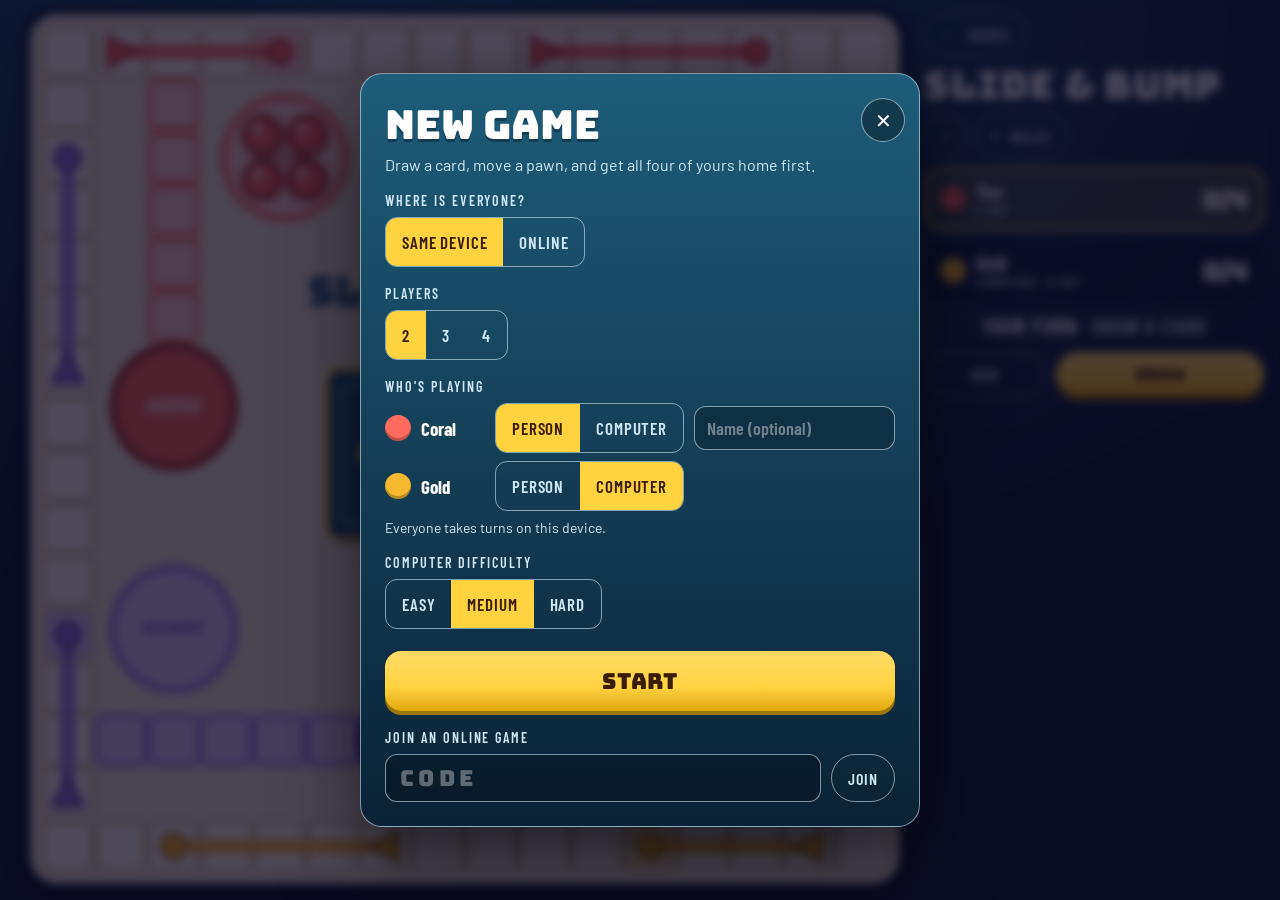
<file: games/slide/index.html>
<!doctype html>
<html lang="en">
<head>
<meta charset="utf-8">
<meta name="viewport" content="width=device-width, initial-scale=1, viewport-fit=cover, user-scalable=no">
<meta name="apple-mobile-web-app-capable" content="yes">
<meta name="mobile-web-app-capable" content="yes">
<meta name="apple-mobile-web-app-status-bar-style" content="black-translucent">
<meta name="theme-color" content="#0f3550">
<title>Slide &amp; Bump</title>
<link rel="stylesheet" href="../../assets/kit.css">
<style>
/* Layout: portrait = top bar, player cards, status, square board, action row.
   Landscape = board on the left at full height, side rail on the right. */
:root{
  --bg1:#1d5c7a; --bg2:#0b2235;
  --muted:#cfe8f5; --panel:rgba(0,20,40,.4); --line:rgba(207,232,245,.6);
  --accent:#ffd23f; --accent-2:#e0a800; --accent-ink:#3a1c00;
}
.page{height:100%;display:grid;gap:10px;
  grid-template-columns:minmax(0,1fr);
  grid-template-rows:auto auto auto minmax(0,1fr) auto;
  grid-template-areas:"top" "players" "status" "board" "actions"}
.topbar{grid-area:top}
.players{grid-area:players}
.status{grid-area:status}
.boardArea{grid-area:board;display:flex;align-items:center;justify-content:center;min-height:0;container-type:size}
.board{--size:min(100cqw,100cqh);width:var(--size);height:var(--size);border-radius:3%;
  box-shadow:0 0 0 5px #0a1a28,0 16px 36px rgba(0,0,0,.5)}
.board svg{width:100%;height:100%;display:block}
.actions{grid-area:actions;display:flex;gap:10px;justify-content:center}
.actions .btn{flex:1;max-width:220px}
.actions #btnMain{flex:2}
@media (orientation:landscape) and (min-width:700px){
  .page{grid-template-columns:minmax(0,1fr) clamp(250px,30vw,340px);
    grid-template-rows:auto auto auto auto minmax(0,1fr);
    grid-template-areas:"board top" "board players" "board status" "board actions" "board ."}
  .players{grid-template-columns:1fr}
  .actions .btn,.actions #btnMain{max-width:none}
}
@media (orientation:landscape) and (min-width:700px) and (max-height:520px){
  .page{grid-template-columns:minmax(0,1fr) clamp(320px,44vw,420px);gap:6px}
  .topbar .logo,.topbar .wide,.pcard .sub{display:none}
  .topbar{justify-content:space-between;flex-wrap:nowrap}
  .players{grid-template-columns:1fr 1fr}
  .pcard{padding:4px 10px}
  .status{font-size:15px;letter-spacing:.02em}
  .btn{min-height:40px}
}
.players.n3,.players.n4{grid-template-columns:1fr 1fr}
.pcard .num{font-size:clamp(18px,3.4vmin,26px)}

.pawn{transition:transform .14s ease;cursor:default}
.pawn.can{cursor:pointer}
.pawn .ring{opacity:0}
.pawn.can .ring{opacity:1;animation:pulse 1s ease-in-out infinite}
.pawn.sel .ring{opacity:1;stroke:#fff;animation:none}
.pawn.jump{transition:transform .35s cubic-bezier(.3,1.3,.5,1)}
.tgt{cursor:pointer;outline:none}
.tgt .mk{animation:pulse 1s ease-in-out infinite}
.tgt:focus-visible .mk{stroke:#fff}
.deck{cursor:default}
.deck.live{cursor:pointer}
.deck.live .back{animation:pulse 1s ease-in-out infinite}
.flip{transform-box:fill-box;transform-origin:center;animation:flip .35s ease}
@keyframes flip{from{transform:scaleX(0)}}
@keyframes pulse{50%{opacity:.55}}
.thinking::after{content:"";animation:dots 1.2s steps(4) infinite}
@keyframes dots{0%{content:""}25%{content:"."}50%{content:".."}75%{content:"..."}}
.seatRow{display:flex;align-items:center;gap:10px;margin-bottom:8px;flex-wrap:wrap}
.seatRow .nameIn{flex:1 1 150px}
.lobbyName{margin:4px 0 0;text-align:left}
.lobbyName .nameIn{margin-top:6px}
.seatRow .swatch{width:26px;height:26px;border-radius:50%;flex:none;box-shadow:inset 0 -3px 0 rgba(0,0,0,.25)}
.seatRow .nm{font-family:var(--f-ui);font-weight:700;font-size:19px;min-width:64px}
.choices{display:flex;flex-direction:column;gap:10px;margin-top:14px}
/* Online */
.sheet .hint{margin:6px 0 0;font-size:14px;color:var(--muted)}
.sheet .err{margin:14px 0 0;padding:10px 12px;border-radius:12px;background:rgba(255,107,107,.18);color:#ffd0d0;font-weight:600}
.seatRow .fixed{font-family:var(--f-ui);font-weight:600;font-size:17px;letter-spacing:.05em;text-transform:uppercase;color:var(--accent);padding-left:4px}
.joinRow{display:flex;gap:10px}
.joinRow input{flex:1;min-width:0;min-height:48px;border-radius:12px;border:1.5px solid var(--line);background:rgba(0,0,0,.25);color:#fff;
  font-family:var(--f-display);font-size:22px;letter-spacing:.2em;text-transform:uppercase;padding:0 14px;-webkit-user-select:text;user-select:text}
.joinRow input::placeholder{color:rgba(255,255,255,.35)}
.sheet .code{font-family:var(--f-display);font-size:clamp(40px,12vmin,64px);letter-spacing:.14em;color:var(--accent);margin:4px 0 12px;
  text-shadow:0 4px 0 rgba(0,0,0,.35);-webkit-user-select:text;user-select:text}
.seatList{list-style:none;padding:0;margin:18px 0 0;text-align:left}
.seatList li{display:flex;align-items:center;gap:10px;min-height:52px;padding:4px;border-bottom:1px solid rgba(255,255,255,.15);font-family:var(--f-ui);font-size:20px;font-weight:600}
.seatList .dot{width:22px;height:22px;border-radius:50%;flex:none}
.seatList .nm{flex:1}
.seatList .st{color:var(--muted)}
.seatList .st.ok{color:#a6f0a0}
.seatList .btn{min-height:40px}
.topbar .btn.room{color:#fff;font-family:var(--f-display);font-weight:400;letter-spacing:.08em}
.topbar .btns{flex-wrap:nowrap}
@media (max-width:520px){ .topbar .btn.room{padding:8px 10px} }
.live{width:10px;height:10px;border-radius:50%;background:#5df07a;box-shadow:0 0 8px #5df07a}
.live.off{background:#ff6b6b;box-shadow:0 0 8px #ff6b6b}
.toast{position:fixed;left:50%;bottom:max(24px,env(safe-area-inset-bottom,0px));translate:-50% 0;z-index:50;max-width:calc(100% - 32px);
  padding:12px 18px;border-radius:14px;background:rgba(8,22,35,.96);border:1.5px solid var(--line);font-family:var(--f-ui);font-weight:600;font-size:18px;text-align:center;
  box-shadow:0 12px 30px rgba(0,0,0,.5)}
@media (prefers-reduced-motion: reduce){ .pawn,.pawn.jump{transition:none} .pawn.can .ring,.tgt .mk,.deck.live .back,.flip{animation:none} }
</style>
</head>
<body>
<div class="page">
  <header class="topbar">
    <a class="btn" href="../../index.html" aria-label="Back to all games">&#8592;<span class="wide">&nbsp;Games</span></a>
    <div class="logo">SLIDE &amp; BUMP</div>
    <div class="btns">
      <button class="btn room" id="btnRoom" type="button" aria-label="Online game details" hidden></button>
      <button class="btn" id="btnSound" type="button">♪</button>
      <button class="btn" id="btnRules" type="button" aria-label="Rules">?<span class="wide">&nbsp;Rules</span></button>
    </div>
  </header>

  <section class="players" id="players" aria-label="Players"></section>

  <div class="status" id="status" role="status" aria-live="polite"></div>

  <div class="boardArea" id="boardArea">
    <div class="board" id="board">
      <svg id="svg" viewBox="-.25 -.25 16.5 16.5" xmlns="http://www.w3.org/2000/svg" role="group" aria-label="Game board">
        <g id="static"></g><g id="deckG"></g><g id="pawnsG"></g><g id="marks"></g>
      </svg>
    </div>
  </div>

  <div class="actions">
    <button class="btn" id="btnNew" type="button">New</button>
    <button class="btn primary" id="btnMain" type="button">DRAW</button>
  </div>
</div>

<div class="overlay" id="setup" hidden>
  <div class="sheet" role="dialog" aria-labelledby="setupTitle">
    <h2 id="setupTitle">New game</h2>
    <p class="sub">Draw a card, move a pawn, and get all four of yours home first.</p>
    <h4>Where is everyone?</h4>
    <div class="seg" id="segMode"><button type="button" data-v="local">Same device</button><button type="button" data-v="online">Online</button></div>
    <h4>Players</h4>
    <div class="seg" id="segCount"><button type="button" data-v="2">2</button><button type="button" data-v="3">3</button><button type="button" data-v="4">4</button></div>
    <h4>Who's playing</h4>
    <div id="seatRows"></div>
    <p class="hint" id="setupHint"></p>
    <div id="levelWrap">
      <h4>Computer difficulty</h4>
      <div class="seg" id="segLevel"><button type="button" data-v="easy">Easy</button><button type="button" data-v="medium">Medium</button><button type="button" data-v="hard">Hard</button></div>
    </div>
    <p class="err" id="setupErr" hidden></p>
    <button class="btn primary big go" id="btnStart" type="button">START</button>
    <h4>Join an online game</h4>
    <form class="joinRow" id="joinForm">
      <input id="joinCode" maxlength="5" placeholder="CODE" aria-label="Game code" autocapitalize="characters" autocomplete="off" spellcheck="false" enterkeyhint="go">
      <button class="btn" type="submit">Join</button>
    </form>
  </div>
</div>

<div class="overlay" id="lobby" hidden>
  <div class="sheet center" role="dialog" aria-labelledby="lobbyTitle">
    <h2 id="lobbyTitle">Online game</h2>
    <p class="sub" id="lobbySub"></p>
    <div class="code" id="lobbyCode" aria-label="Game code"></div>
    <button class="btn" id="btnShare" type="button">Share link</button>
    <div class="lobbyName" id="lobbyName" hidden><h4>Your name</h4></div>
    <ul class="seatList" id="lobbySeats"></ul>
    <button class="btn primary big go" id="btnLobbyGo" type="button">START</button>
    <button class="btn go" id="btnLobbyNow" type="button" style="width:100%" hidden>Start now · computer plays open seats</button>
    <button class="btn go" id="btnLobbyLeave" type="button" style="width:100%">Cancel</button>
  </div>
</div>

<div class="overlay" id="quitBox" hidden>
  <div class="sheet center" role="dialog" aria-labelledby="quitTitle">
    <h2 id="quitTitle">Quit game?</h2>
    <p class="sub" id="quitSub"></p>
    <button class="btn primary big go" id="btnQuitYes" type="button">QUIT</button>
    <button class="btn go" id="btnQuitNo" type="button" style="width:100%">Keep playing</button>
  </div>
</div>

<div class="overlay" id="rulesBox" hidden>
  <div class="sheet" role="dialog" aria-labelledby="rulesTitle">
    <h2 id="rulesTitle">How to play</h2>
    <ol class="rules">
      <li>Everyone has four pawns waiting in <b>Start</b>. Pawns travel clockwise around the board, then turn into their own coloured safety lane and finish in <b>Home</b>.</li>
      <li>On your turn, draw a card and use it to move one pawn. If the card gives you no legal move, you lose the turn.</li>
      <li><b>1</b> or <b>2</b>: bring a pawn out of Start, or move forward that many. A <b>2</b> also lets you draw again.</li>
      <li><b>4</b> moves a pawn <b>backward</b> 4. Backing up from just outside Start is a shortcut toward Home!</li>
      <li><b>7</b>: move 7, or split the 7 between two pawns. <b>10</b>: forward 10 or back 1. <b>11</b>: forward 11, or swap places with any opponent's pawn on the main track.</li>
      <li><b>3, 5, 8, 12</b>: move forward that many.</li>
      <li><b>BUMP!</b> card: take a pawn from your Start and jump onto any opponent's pawn on the main track, sending it back to its Start.</li>
      <li>Land on an opponent's pawn and it goes back to Start. You can't land on your own pawn.</li>
      <li><b>Slides</b>: land exactly on the arrow at the start of a slide that isn't your colour and you zoom to its end, bumping every pawn on the slide back to Start (even your own).</li>
      <li>Your safety lane is yours alone, so pawns in it can't be bumped. You need the exact count to land in Home.</li>
      <li>The first player with all four pawns Home wins.</li>
      <li><b>Online:</b> choose <b>Online</b> in setup. You play Coral on your device; make the other seats online players or computer, then send the code or link. If someone doesn't turn up, you can start anyway and the computer takes their seat. If an online player drops out mid-game, the computer plays for them until they come back.</li>
    </ol>
    <button class="btn primary big go" id="closeRules" type="button">GOT IT</button>
  </div>
</div>

<div class="overlay" id="chooseBox" hidden>
  <div class="sheet center" role="dialog" aria-labelledby="chooseTitle">
    <h2 id="chooseTitle">Which move?</h2>
    <div class="choices" id="choices"></div>
  </div>
</div>

<div class="overlay" id="overBox" hidden>
  <div class="sheet center" role="dialog" aria-labelledby="overTitle">
    <h2 id="overTitle">You win</h2>
    <p class="sub" id="overSub"></p>
    <p class="sub" id="overWait" hidden>Waiting for the host to start another game…</p>
    <button class="btn primary big go" id="btnAgain" type="button">PLAY AGAIN</button>
    <button class="btn go" id="btnChange" type="button" style="width:100%">Change settings</button>
    <a class="btn go" href="../../index.html" style="width:100%">Home</a>
  </div>
</div>

<div class="toast" id="toast" role="alert" hidden></div>

<script src="../../assets/kit.js"></script>
<script src="../../assets/online.js"></script>
<script>
(function(){
'use strict';
const {sleep, sound, callout, confetti, stopConfetti, seg} = Kit;
const $ = id => document.getElementById(id);
const store = Kit.store('slide');

/* ---------- Engine ----------
   The main track is 60 squares, numbered clockwise from the top-left corner; each colour owns one 15-square side.
   A pawn's location: -1 Start, 0..59 the track, 61..65 its own safety lane, 66 Home.
   Colour c leaves Start onto square 15c+4 and turns into its lane from square 15c+2. */
const N = 60, START = -1, HOME = 66;
const COLORS = [
  {name: 'Coral',  fill: '#ff6b5e', dark: '#9c2a20', light: '#ffd3cd'},
  {name: 'Teal',   fill: '#1fb5a8', dark: '#0b5e57', light: '#bdebe6'},
  {name: 'Gold',   fill: '#f5b82e', dark: '#8a5f05', light: '#fde7b3'},
  {name: 'Violet', fill: '#9a78ee', dark: '#4a2fa0', light: '#ded3fb'}
];
const doorSq = c => 15 * c + 2, exitSq = c => 15 * c + 4;
const SLIDES = [];
for (let c = 0; c < 4; c++){ SLIDES.push({c, from: 15 * c + 1, to: 15 * c + 4}, {c, from: 15 * c + 9, to: 15 * c + 13}); }
const slideAt = q => SLIDES.find(s => s.from === q);

function stepFwd(c, l){
  if (l === START || l === HOME) return null;
  if (l < N) return l === doorSq(c) ? 61 : (l + 1) % N;
  return l + 1;   // 65 + 1 = Home
}
function stepBack(c, l){
  if (l === START || l === HOME) return null;
  if (l < N) return (l + N - 1) % N;
  return l === 61 ? doorSq(c) : l - 1;
}
/* The squares a pawn passes through moving n (negative = backward), or null if it can't. */
function walk(c, l, n){
  const path = [];
  for (let k = 0; k < Math.abs(n); k++){
    l = n > 0 ? stepFwd(c, l) : stepBack(c, l);
    if (l == null) return null;
    path.push(l);
  }
  return path;
}
const cloneP = P => P.map(a => a.slice());

/* Put pawn (s,i) on square L, then bump and slide. Mutates P; returns false if it would land on its own pawn. */
function place(P, C, s, i, L, path, anims){
  if (L !== HOME && P[s].some((l, j) => j !== i && l === L)) return false;
  P[s][i] = L; anims.push({s, i, path});
  if (L >= N) return true;
  for (let t = 0; t < P.length; t++) if (t !== s) P[t].forEach((l, j) => { if (l === L){ P[t][j] = START; anims.push({s: t, i: j, path: [START], bump: true}); } });
  const sl = slideAt(L);
  if (sl && sl.c !== C[s]){
    const sp = [];
    for (let q = sl.from + 1; q <= sl.to; q++) sp.push(q);
    P[s][i] = sl.to; anims.push({s, i, path: sp, slide: true});
    for (let t = 0; t < P.length; t++) P[t].forEach((l, j) => {
      if (!(t === s && j === i) && l > sl.from && l <= sl.to){ P[t][j] = START; anims.push({s: t, i: j, path: [START], bump: true}); }
    });
  }
  return true;
}
function moveBy(P, C, s, i, n){
  const path = walk(C[s], P[s][i], n);
  if (!path) return null;
  const Q = cloneP(P), anims = [], to = path[path.length - 1];
  if (!place(Q, C, s, i, to, path, anims)) return null;
  return {P: Q, anims, to};
}
function enter(P, C, s, i){
  const Q = cloneP(P), anims = [], to = exitSq(C[s]);
  if (!place(Q, C, s, i, to, [to], anims)) return null;
  return {P: Q, anims, to};
}

const CARD_INFO = {
  1: ['START', 'Start a pawn or move 1'], 2: ['AGAIN', 'Start a pawn or move 2, then draw again'], 3: ['', 'Move 3'],
  4: ['BACK', 'Move back 4'], 5: ['', 'Move 5'], 7: ['SPLIT', 'Move 7 or split it between two pawns'], 8: ['', 'Move 8'],
  10: ['OR −1', 'Move 10 or back 1'], 11: ['SWAP', 'Move 11 or swap with an opponent'], 12: ['', 'Move 12'],
  B: ['', 'Jump from Start onto any opponent']
};
function newDeck(){
  const d = [1];
  for (const v of [1, 2, 3, 4, 5, 7, 8, 10, 11, 12, 'B']) for (let k = 0; k < 4; k++) d.push(v);
  return shuffle(d);
}
function shuffle(a){ for (let i = a.length - 1; i > 0; i--){ const j = Math.floor(Math.random() * (i + 1)); [a[i], a[j]] = [a[j], a[i]]; } return a; }

/* Every legal move for seat s with this card. A move is {steps: [{i, to}], P, anims, label}. */
function genMoves(P, C, s, card){
  const out = [], mine = P[s], c = C[s];
  const onBoard = i => mine[i] !== START && mine[i] !== HOME;
  const startI = mine.indexOf(START);
  const one = (i, r, label) => { if (r) out.push({steps: [{i, to: r.to}], P: r.P, anims: r.anims, label}); };
  const fwd = n => { for (let i = 0; i < 4; i++) if (onBoard(i)) one(i, moveBy(P, C, s, i, n), n > 0 ? `Move ${n}` : `Back ${-n}`); };
  if (card === 1 || card === 2){ if (startI >= 0) one(startI, enter(P, C, s, startI), 'Start a pawn'); fwd(card); }
  else if (card === 4) fwd(-4);
  else if (card === 10){ fwd(10); fwd(-1); }
  else if (card === 11){
    fwd(11);
    for (let i = 0; i < 4; i++){
      if (mine[i] < 0 || mine[i] >= N) continue;
      for (let t = 0; t < P.length; t++) if (t !== s) P[t].forEach((l, j) => {
        if (l < 0 || l >= N) return;
        const Q = cloneP(P), anims = [];
        Q[t][j] = mine[i];
        anims.push({s: t, i: j, path: [mine[i]]});
        Q[s][i] = START;   // off the board for a moment so its old square reads as free
        place(Q, C, s, i, l, [l], anims);
        out.push({steps: [{i, to: l}], P: Q, anims: [anims[1], anims[0]].concat(anims.slice(2)), label: 'Swap places'});
      });
    }
  }
  else if (card === 7){
    fwd(7);
    for (let i = 0; i < 4; i++) for (let j = 0; j < 4; j++){
      if (i === j || !onBoard(i) || !onBoard(j)) continue;
      for (let k = 1; k < 7; k++){
        const a = moveBy(P, C, s, i, k); if (!a) continue;
        const b = moveBy(a.P, C, s, j, 7 - k); if (!b) continue;
        out.push({steps: [{i, to: a.to}, {i: j, to: b.to}], P: b.P, anims: a.anims.concat(b.anims), label: `Split ${k} + ${7 - k}`});
      }
    }
  }
  else if (card === 'B'){
    if (startI >= 0) for (let t = 0; t < P.length; t++) if (t !== s) P[t].forEach(l => {
      if (l < 0 || l >= N) return;
      const Q = cloneP(P), anims = [];
      place(Q, C, s, startI, l, [l], anims);
      out.push({steps: [{i: startI, to: l}], P: Q, anims, label: 'Bump!'});
    });
  }
  else fwd(card);
  return out;
}

/* ---------- Computer ----------
   Progress counts squares travelled from Start; Home is worth extra. Easy plays at random half the time,
   medium weighs its own progress against everyone else's, hard also targets the leader and avoids
   leaving pawns just ahead of an opponent. */
function prog(c, l){
  if (l === START) return 0;
  if (l === HOME) return 74;
  if (l > N) return l;
  const r = (l - exitSq(c) + N) % N;
  return r === 59 ? .5 : r + 1;   // the square just behind Start needs a full lap
}
function evaluate(P, C, s, level){
  const tot = P.map((a, t) => a.reduce((n, l) => n + prog(C[t], l) + (l > N ? 4 : 0), 0));
  const opp = tot.filter((_, t) => t !== s);
  if (level !== 'hard') return tot[s] - .6 * opp.reduce((a, b) => a + b, 0);
  const lead = Math.max(...opp);
  let v = tot[s] - opp.reduce((a, b) => a + b * (b === lead ? .9 : .45), 0);
  P[s].forEach(l => {
    if (l < 0 || l >= N) return;
    for (let t = 0; t < P.length; t++) if (t !== s) P[t].forEach(o => {
      if (o < 0 || o >= N) return;
      const d = (l - o + N) % N;
      if (d >= 1 && d <= 12) v -= prog(C[s], l) * .05;   // something might land on it
      if (d === N - 4 || d === N - 1) v -= prog(C[s], l) * .03;   // or back into it
    });
  });
  return v;
}
const CARD_ODDS = [[1, 5], [2, 4], [3, 4], [4, 4], [5, 4], [7, 4], [8, 4], [10, 4], [11, 4], [12, 4], ['B', 4]];
function bestFor(moves, C, s, level){
  let best = null, bv = -Infinity;
  for (const m of moves){ const v = evaluate(m.P, C, s, level) + Math.random() * .01; if (v > bv){ bv = v; best = m; } }
  return best;
}
/* Hard looks one turn ahead: for each candidate, the next player's best reply to every card, weighted by how common it is. */
function chooseMove(moves, C, s, level){
  if (level === 'easy' && Math.random() < .5) return moves[Math.floor(Math.random() * moves.length)];
  if (level !== 'hard' || moves.length === 1) return bestFor(moves, C, s, level);
  const nx = (s + 1) % C.length;
  let best = null, bv = -Infinity;
  for (const m of moves){
    let v = 0;
    for (const [card, w] of CARD_ODDS){
      const rs = genMoves(m.P, C, nx, card), r = rs.length ? bestFor(rs, C, nx, 'medium') : null;
      v += w * evaluate(r ? r.P : m.P, C, s, 'hard');
    }
    if (v > bv){ bv = v; best = m; }
  }
  return best;
}

/* ---------- State ---------- */
/* Seat kinds: 'local' (a person on this device), 'cpu', 'remote' (a person in an online room; cid is their client id).
   Online, the host's browser owns S: it draws the cards and checks every move. Moves follow from the board and the
   card, so guests work out the same move list, send the index of the one they picked, and replay each move locally. */
const cfg = Object.assign({count: 2, level: 'medium'}, store.get('cfg', {}));
if (!cfg.cpu) cfg.cpu = [false, true, true, true];
if (!cfg.mode) cfg.mode = 'local';                       // 'local' | 'online'
if (!cfg.oseats) cfg.oseats = ['h', 'o', 'o', 'o'];      // online: seat 0 is the host, others o online / c computer
if (!cfg.names) cfg.names = ['', '', '', ''];           // names typed for people on this device
let S = null, moves = [], pick = null, gen = 0, busy = false, thinking = false, disp = null;
let net = null, pending = null, waiting = false, hostAway = false, shownOver = '';
const gone = new Set();   // host: guests seen leaving (their claimed seat is free again)
const COLOR_SETS = {2: [0, 2], 3: [0, 1, 2], 4: [0, 1, 2, 3]};
const colorsOf = () => S.seats.map(x => x.color);
const isHost = () => !!net && net.role === 'host';
const isGuest = () => !!net && net.role === 'guest';
const kindOf = t => S.seats[t].kind || (S.seats[t].cpu ? 'cpu' : 'local');
const present = cid => !!(net && cid && net.room.present && net.room.present.has(cid));
const mine = t => isGuest() ? S.seats[t].cid === Online.me : kindOf(t) === 'local';
const myCount = () => S.seats.filter((_, t) => mine(t)).length;
const isMe = t => myCount() === 1 && mine(t);
const seatName = t => Kit.cleanName(S.seats[t].name) || COLORS[S.seats[t].color].name;
const nameOf = t => isMe(t) && !S.seats[t].named ? 'You' : seatName(t);
const noteText = () => (S.note || '').replace(/@(\d)/g, (_, k) => nameOf(+k));
/* Can someone on this device act for the seat whose turn it is? */
const canAct = () => !!S && !S.lobby && S.phase !== 'over' && mine(S.turn) && !busy && !waiting && !(isGuest() && hostAway);
/* Does this device play the turn automatically (computer, or an online player who has dropped out)? */
function isAuto(){
  if (!S || S.lobby || S.phase === 'over' || isGuest()) return false;
  const k = kindOf(S.turn);
  return k === 'cpu' || (k === 'remote' && !present(S.seats[S.turn].cid));
}
/* Saves locally, and online sends the new state to the guests (without the deck order, so nobody can peek). */
function save(fx){
  if (!isGuest()) store.set('game', S);
  if (isHost()) net.room.send({t: 'state', S: Object.assign({}, S, {deck: S.deck.map(() => 0)}), fx});
}
function freshSeats(){
  const cols = COLOR_SETS[cfg.count];
  const kinds = cfg.mode === 'online' ? ['h'].concat(cfg.oseats.slice(1)) : cfg.cpu.map(c => c ? 'c' : 'h');
  const online = cfg.mode === 'online', typed = t => kinds[t] !== 'h' ? '' : online ? Kit.myName() : Kit.cleanName(cfg.names[t]);
  return cols.map((color, t) => { const k = kinds[t]; return {color, kind: k === 'c' ? 'cpu' : k === 'o' ? 'remote' : 'local', cpu: k === 'c', cid: null, name: typed(t), named: !!typed(t)}; });
}
function newGame(seats, lobby){
  gen++; stopConfetti(); busy = false; thinking = false; pending = null; waiting = false;
  seats = seats || freshSeats();
  S = {seats: seats.map(x => Object.assign({}, x)), level: cfg.level,
    pawns: seats.map(() => [START, START, START, START]), deck: newDeck(), card: null, turn: 0, phase: 'draw', note: '', over: false,
    seq: 0, gid: Math.random().toString(36).slice(2, 8), lobby: !!lobby, online: net ? {code: net.room.code} : null};
  moves = []; pick = null;
  $('overBox').hidden = true;
  buildPawns(); save('new'); render(); beginTurn();
}
function beginTurn(){
  if (!S || S.phase === 'over' || S.lobby || isGuest()) return;
  if (isAuto()) runCpu();
}
function draw(){
  if (!S.deck.length) S.deck = newDeck();
  S.seq = (S.seq || 0) + 1;
  S.card = S.deck.pop(); S.phase = 'move'; S.flip = true;
  moves = genMoves(S.pawns, colorsOf(), S.turn, S.card);
  pick = {prefix: [], pawn: null}; autoPawn();
  sound.click(); save('draw'); render(); S.flip = false;
}
function endTurn(again){
  S.phase = 'draw'; moves = []; pick = null;
  if (!again) S.turn = (S.turn + 1) % S.seats.length;
  save(); render(); beginTurn();
}
function pass(){
  S.seq = (S.seq || 0) + 1;
  S.note = `@${S.turn} couldn't move`;
  sound.bad();
  if (isHost()) net.room.send({t: 'fx', fx: 'pass'});
  endTurn(S.card === 2);
}
/* Play a chosen move: online, tell the guests which one first so they replay it alongside. */
function commit(m){
  const idx = moves.indexOf(m);
  if (idx < 0) return;
  if (isGuest()){
    waiting = true; pick = null; render();
    net.room.send({t: 'move', idx, seq: S.seq});
    const seq = S.seq;
    setTimeout(() => { if (waiting && S.seq === seq){ waiting = false; if (net) net.room.send({t: 'hello', name: Kit.myName()}); render(); } }, 4000);
    return;
  }
  if (isHost()) net.room.send({t: 'apply', idx, seq: S.seq});
  apply(m);
}
async function apply(m){
  S.seq = (S.seq || 0) + 1;
  busy = true; waiting = false; pick = null; render();
  const g = gen, s = S.turn;
  disp = cloneP(S.pawns);
  let bumped = false, slid = false, homed = false;
  for (const a of m.anims){
    const el = pawnEls[a.s][a.i];
    el.parentNode.appendChild(el);   // the moving pawn draws on top
    el.classList.toggle('jump', a.path.length === 1);
    void el.getBoundingClientRect();
    for (const l of a.path){
      disp[a.s][a.i] = l; placePawn(a.s, a.i, l);
      if (!a.bump && !a.slide) sound.tone(330 + (a.path.indexOf(l) % 6) * 40, .05, 'triangle', .05);
      await sleep(a.path.length === 1 ? 300 : a.slide ? 90 : 150);
      if (g !== gen) return;
    }
    el.classList.remove('jump');
    if (a.bump){ bumped = true; sound.capture(); }
    if (a.slide){ slid = true; for (let k = 0; k < 4; k++) sound.tone(500 + k * 120, .06, 'sine', .06, k * .04); }
    if (a.path[a.path.length - 1] === HOME && a.s === s) homed = true;
  }
  disp = null; busy = false;
  S.pawns = m.P;
  const home = S.pawns[s].filter(l => l === HOME).length;
  S.note = `@${s}: ${m.label.toLowerCase()}`;
  if (home === 4) finish(s);
  else {
    if (bumped) callout('BUMP!'); else if (slid) callout('SLIDE!'); else if (homed){ callout('HOME!'); sound.good(); }
    else if (S.card === 2) callout('DRAW AGAIN');
    if (isGuest()){ S.phase = 'draw'; moves = []; if (S.card !== 2) S.turn = (S.turn + 1) % S.seats.length; render(); }
    else endTurn(S.card === 2);
  }
  if (pending){ const ns = pending; pending = null; applyState(ns); }
}
function finish(w){
  S.over = true; S.phase = 'over'; S.winner = w; moves = []; pick = null;
  save(); render();
  const g = gen, gid = S.gid;
  setTimeout(() => { if (g === gen && S.gid === gid && S.over) showOver(); }, 700);
}
function showOver(){
  if (shownOver === S.gid) return;
  shownOver = S.gid;
  const w = S.winner, you = isMe(w);
  $('overTitle').textContent = you ? 'You win' : nameOf(w) + ' wins';
  $('overSub').textContent = S.seats.map((x, t) => `${nameOf(t)} ${S.pawns[t].filter(l => l === HOME).length} home`).join(' · ');
  $('overWait').hidden = !isGuest();
  $('btnAgain').hidden = $('btnChange').hidden = isGuest();
  $('overBox').hidden = false;
  if (!mine(w) && myCount() > 0) sound.bad();
  else { sound.win(); confetti([COLORS[S.seats[w].color].fill, '#ffd23f', '#ffffff', '#1d5c7a']); }
}
async function runCpu(){
  const g = gen;
  if (busy || !isAuto()) return;
  const away = kindOf(S.turn) === 'remote';
  thinking = true; render();
  if (S.phase === 'draw'){ await sleep(away ? 2500 : 650); if (g !== gen || !isAuto() || S.phase !== 'draw') return; draw(); }
  thinking = true; render();
  await sleep(850);
  if (g !== gen) return;
  thinking = false;
  if (!isAuto() || S.phase !== 'move' || busy){ render(); return; }
  if (!moves.length){ pass(); return; }
  commit(chooseMove(moves, colorsOf(), S.turn, S.level));
}

/* ---------- Picking a move ----------
   The player taps a pawn, then one of its highlighted squares. A split 7 asks for a second pawn and square. */
const keyOf = (s, l) => l === START ? 'st' + s : l === HOME ? 'h' + s : l > N ? 'z' + s + '-' + l : 't' + l;
const live = () => moves.filter(m => pick.prefix.every((p, k) => m.steps[k] && m.steps[k].i === p.i && keyOf(S.turn, m.steps[k].to) === p.key));
const nextPawns = () => [...new Set(live().filter(m => m.steps.length > pick.prefix.length).map(m => m.steps[pick.prefix.length].i))];
function autoPawn(){ const ps = nextPawns(); pick.pawn = ps.length === 1 ? ps[0] : null; }
function targets(){
  if (!pick || pick.pawn == null) return [];
  const k = pick.prefix.length, seen = new Map();
  live().forEach(m => { const st = m.steps[k]; if (st && st.i === pick.pawn) seen.set(keyOf(S.turn, st.to), st.to); });
  return [...seen].map(([key, to]) => ({key, to}));
}
function tapPawn(s, i){
  if (!pick || s !== S.turn || !canAct()) return;
  if (S.pawns[s][i] === START) i = S.pawns[s].indexOf(START);
  if (!nextPawns().includes(i)){
    if (pick.prefix.length){ pick.prefix = []; autoPawn(); render(); }
    return;
  }
  pick.pawn = pick.pawn === i && nextPawns().length > 1 ? null : i;
  sound.click(); render();
}
function tapTarget(key){
  if (!pick || !canAct() || pick.pawn == null) return;
  pick.prefix.push({i: pick.pawn, key});
  const rest = live();
  const done = rest.filter(m => m.steps.length === pick.prefix.length);
  if (done.length && done.length === rest.length){
    if (done.length === 1) commit(done[0]);
    else chooseFrom(done);
    return;
  }
  autoPawn(); sound.click(); render();
}
function chooseFrom(list){
  const box = $('choices'); box.innerHTML = '';
  list.forEach(m => {
    const b = document.createElement('button');
    b.type = 'button'; b.className = 'btn primary big'; b.textContent = m.label.toUpperCase();
    b.addEventListener('click', () => { $('chooseBox').hidden = true; commit(m); });
    box.appendChild(b);
  });
  const c = document.createElement('button');
  c.type = 'button'; c.className = 'btn'; c.textContent = 'Cancel';
  c.addEventListener('click', () => { $('chooseBox').hidden = true; pick.prefix = []; autoPawn(); render(); });
  box.appendChild(c);
  $('chooseBox').hidden = false;
}

/* ---------- Drawing ----------
   Board units: one square = 1, the board is 16 x 16. Each colour's pieces are drawn for the top side and rotated into place. */
function rot(x, y, c){
  let dx = x - 8, dy = y - 8;
  for (let k = 0; k < c; k++) [dx, dy] = [-dy, dx];
  return [8 + dx, 8 + dy];
}
const trackXY = l => rot(l % 15 + .5, .5, Math.floor(l / 15));
const startXY = c => rot(4.6, 2.5, c), homeXY = c => rot(2.5, 7.2, c);
const SLOT = [[-.42, -.42], [.42, -.42], [-.42, .42], [.42, .42]];
function locXY(s, i, l){
  const c = S.seats[s].color;
  if (l === START || l === HOME){ const [x, y] = l === START ? startXY(c) : homeXY(c); return [x + SLOT[i][0], y + SLOT[i][1]]; }
  if (l > N) return rot(2.5, l - 60 + .5, c);
  return trackXY(l);
}
function buildStatic(){
  let o = '<rect x="-.2" y="-.2" width="16.4" height="16.4" rx=".5" fill="#f4ecd8"/>';
  for (let l = 0; l < N; l++){
    const [x, y] = trackXY(l), side = Math.floor(l / 15), ex = l === exitSq(side);
    o += `<rect x="${x - .46}" y="${y - .46}" width=".92" height=".92" rx=".12" fill="${ex ? COLORS[side].light : '#fffaf0'}" stroke="#c7b78e" stroke-width=".05"/>`;
  }
  for (let c = 0; c < 4; c++){
    const col = COLORS[c];
    for (let k = 1; k <= 5; k++){ const [x, y] = rot(2.5, k + .5, c); o += `<rect x="${x - .46}" y="${y - .46}" width=".92" height=".92" rx=".12" fill="${col.light}" stroke="${col.fill}" stroke-width=".07"/>`; }
    const [sx, sy] = startXY(c), [hx, hy] = homeXY(c);
    o += `<circle cx="${sx}" cy="${sy}" r="1.15" fill="${col.light}" stroke="${col.fill}" stroke-width=".12"/>`;
    o += `<text x="${sx}" y="${sy + .12}" font-size=".36" fill="${col.dark}" text-anchor="middle" font-family="Bungee, sans-serif" opacity=".55">START</text>`;
    o += `<circle cx="${hx}" cy="${hy}" r="1.15" fill="${col.fill}" stroke="${col.dark}" stroke-width=".12"/>`;
    o += `<text x="${hx}" y="${hy + .12}" font-size=".36" fill="#fff" text-anchor="middle" font-family="Bungee, sans-serif" opacity=".7">HOME</text>`;
  }
  SLIDES.forEach(sl => {
    const col = COLORS[sl.c], [ax, ay] = trackXY(sl.from), [bx, by] = trackXY(sl.to);
    const ux = Math.sign(bx - ax), uy = Math.sign(by - ay), px = -uy, py = ux;   // direction and its perpendicular
    o += `<line x1="${ax}" y1="${ay}" x2="${bx}" y2="${by}" stroke="${col.fill}" stroke-width=".26" stroke-linecap="round" opacity=".9"/>`;
    o += `<path d="M${ax + ux * .3} ${ay + uy * .3} L${ax - ux * .25 + px * .3} ${ay - uy * .25 + py * .3} L${ax - ux * .25 - px * .3} ${ay - uy * .25 - py * .3}Z" fill="${col.fill}" stroke="${col.dark}" stroke-width=".05"/>`;
    o += `<circle cx="${bx}" cy="${by}" r=".24" fill="${col.fill}" stroke="${col.dark}" stroke-width=".05"/>`;
  });
  o += '<text x="8" y="5.3" font-size=".78" fill="#1d5c7a" text-anchor="middle" font-family="Bungee, sans-serif">SLIDE &amp; BUMP</text>';
  $('static').innerHTML = o;
}
let pawnEls = [];
function buildPawns(){
  const g = $('pawnsG'); g.innerHTML = ''; pawnEls = [];
  S.seats.forEach((seat, s) => {
    const col = COLORS[seat.color], els = [];
    for (let i = 0; i < 4; i++){
      const el = document.createElementNS('http://www.w3.org/2000/svg', 'g');
      el.setAttribute('class', 'pawn'); el.dataset.s = s; el.dataset.i = i;
      el.innerHTML = `<circle class="ring" r=".47" fill="none" stroke="#ffd23f" stroke-width=".1"/>` +
        `<circle r=".36" fill="${col.fill}" stroke="${col.dark}" stroke-width=".08"/>` +
        `<circle cx="-.1" cy="-.12" r=".12" fill="#fff" opacity=".5"/>`;
      g.appendChild(el); els.push(el);
    }
    pawnEls.push(els);
  });
  S.pawns.forEach((a, s) => a.forEach((l, i) => placePawn(s, i, l)));
}
function placePawn(s, i, l){
  const [x, y] = locXY(s, i, l), el = pawnEls[s][i];
  el.style.transform = `translate(${x}px,${y}px)`;
}
function cardFace(v, x, y, flip){
  const info = CARD_INFO[v], col = COLORS[S.seats[S.turn].color];
  let o = `<g${flip ? ' class="flip"' : ''}><rect x="${x}" y="${y}" width="2.3" height="3.2" rx=".22" fill="#fff" stroke="${col.dark}" stroke-width=".08"/>`;
  if (v === 'B'){
    o += `<text x="${x + 1.15}" y="${y + 1.75}" font-size=".62" fill="${col.dark}" text-anchor="middle" font-family="Bungee, sans-serif">BUMP!</text>`;
  } else {
    o += `<text x="${x + 1.15}" y="${y + 1.95}" font-size="1.45" fill="${col.dark}" text-anchor="middle" font-family="Bungee, sans-serif">${v}</text>`;
    if (info[0]) o += `<text x="${x + 1.15}" y="${y + 2.75}" font-size=".34" fill="${col.dark}" text-anchor="middle" font-family="Bungee, sans-serif" opacity=".8">${info[0]}</text>`;
  }
  return o + '</g>';
}
function renderDeck(){
  const canDraw = S.phase === 'draw' && canAct();
  let o = `<g class="deck${canDraw ? ' live' : ''}" id="deck" role="button" aria-label="Draw a card" ${canDraw ? 'tabindex="0"' : ''}>` +
    `<rect x="5.4" y="6.5" width="2.3" height="3.2" rx=".22" fill="#0b2235" opacity=".35" transform="translate(.08 .1)"/>` +
    `<rect class="back" x="5.4" y="6.5" width="2.3" height="3.2" rx=".22" fill="#1d5c7a" stroke="#ffd23f" stroke-width=".08"/>` +
    `<rect x="5.7" y="6.8" width="1.7" height="2.6" rx=".14" fill="none" stroke="#cfe8f5" stroke-width=".05" opacity=".6"/>` +
    `<text x="6.55" y="8.22" font-size=".4" fill="#ffd23f" text-anchor="middle" font-family="Bungee, sans-serif">DRAW</text></g>`;
  o += `<text x="6.55" y="10.25" font-size=".3" fill="#1d5c7a" text-anchor="middle" font-family="Barlow Condensed, sans-serif" font-weight="700">${S.deck.length} LEFT</text>`;
  if (S.card != null && S.phase !== 'draw') o += cardFace(S.card, 8.3, 6.5, S.flip);
  else o += `<rect x="8.3" y="6.5" width="2.3" height="3.2" rx=".22" fill="none" stroke="#c7b78e" stroke-width=".06" stroke-dasharray=".2 .15"/>`;
  $('deckG').innerHTML = o;
}
function renderMarks(){
  const myPick = pick && S.phase === 'move' && canAct();
  const movable = myPick ? nextPawns() : [];
  if (!busy){   // show the first half of a split 7 on the board while the second is picked
    const pv = myPick && pick.prefix.length ? live()[0].steps[0] : null;
    S.pawns.forEach((a, s) => a.forEach((l, i) => placePawn(s, i, pv && s === S.turn && i === pv.i ? pv.to : l)));
  }
  pawnEls.forEach((els, s) => els.forEach((el, i) => {
    const can = s === S.turn && movable.includes(i);
    el.classList.toggle('can', can && pick.pawn !== i);
    el.classList.toggle('sel', can && pick.pawn === i);
    if (can){ el.setAttribute('tabindex', '0'); el.setAttribute('role', 'button'); el.setAttribute('aria-label', `${COLORS[S.seats[s].color].name} pawn ${i + 1}`); }
    else { el.removeAttribute('tabindex'); el.removeAttribute('role'); el.removeAttribute('aria-label'); }
  }));
  let o = '';
  if (myPick) for (const t of targets()){
    const [x, y] = locXY(S.turn, pick.pawn, t.to);
    const [cx, cy] = t.to === HOME ? homeXY(S.seats[S.turn].color) : [x, y];
    o += `<g class="tgt" data-key="${t.key}" role="button" tabindex="0" aria-label="Move here">` +
      `<circle cx="${cx}" cy="${cy}" r=".55" fill="transparent"/>` +
      `<circle class="mk" cx="${cx}" cy="${cy}" r="${t.to === HOME ? .6 : .3}" fill="rgba(255,210,63,.55)" stroke="#111" stroke-width=".07"/></g>`;
  }
  $('marks').innerHTML = o;
}
function statusHtml(){
  const who = nameOf(S.turn), you = isMe(S.turn), note = noteText();
  if (S.lobby) return 'Waiting for players to join';
  if (isGuest() && hostAway) return '<b>The host disconnected</b> · waiting for them to come back';
  if (S.phase === 'over') return `<b>${nameOf(S.winner)} ${isMe(S.winner) ? 'win' : 'wins'}!</b>`;
  if (!mine(S.turn)){
    const away = isAuto() && kindOf(S.turn) === 'remote';
    const what = S.phase === 'move' && S.card != null ? `${who} drew ${S.card === 'B' ? 'BUMP!' : S.card}` : `${note && S.phase === 'draw' ? note + ' · ' : ''}${who}'s turn`;
    return `<span class="${thinking || kindOf(S.turn) === 'remote' || isGuest() ? 'thinking' : ''}">${what}${away ? ' · away, the computer is playing' : ''}</span>`;
  }
  const lead = you ? 'Your turn' : who + "'s turn";
  if (S.phase === 'draw') return `<b>${lead}</b> · ${note ? note + ' · ' : ''}draw a card`;
  if (busy || waiting) return `<b>${lead}</b>`;
  if (!moves.length) return `<b>${lead}</b> · no move with ${S.card === 'B' ? 'BUMP!' : S.card}, pass`;
  if (pick.prefix.length) return `<b>${lead}</b> · now move another pawn`;
  return `<b>${lead}</b> · ${CARD_INFO[S.card][1].toLowerCase()}`;
}
function renderPlayers(){
  const el = $('players');
  el.className = 'players n' + S.seats.length;
  el.innerHTML = S.seats.map((x, t) => {
    const home = S.pawns[t].filter(l => l === HOME).length, out = S.pawns[t].filter(l => l !== START && l !== HOME).length;
    const on = S.phase !== 'over' ? S.turn === t : S.winner === t;
    return `<div class="pcard${on ? ' on' : ''}"><span class="swatch" style="background:${COLORS[x.color].fill}"></span>` +
      `<div class="who"><div class="nm">${nameOf(t)}</div><div class="sub">${seatSub(t)}${out} out</div></div>` +
      `<div class="num" aria-label="${home} home">${home}/4</div></div>`;
  }).join('');
}
function seatSub(t){
  const k = kindOf(t), x = S.seats[t];
  if (k === 'cpu') return 'Computer · ';
  if (!net) return '';
  if (k === 'local') return 'Host · ';
  return x.cid && !present(x.cid) && !(isGuest() && x.cid === Online.me) ? 'Away · ' : 'Online · ';
}
function render(){
  renderPlayers();
  $('status').innerHTML = statusHtml();
  const main = $('btnMain'), human = canAct();
  if (S.phase === 'move' && !moves.length){ main.textContent = 'PASS'; main.disabled = !human; }
  else { main.textContent = 'DRAW'; main.disabled = !(human && S.phase === 'draw'); }
  $('btnNew').textContent = net ? 'Quit' : 'New';
  $('btnRoom').hidden = !net;
  if (net) $('btnRoom').innerHTML = `<span class="live${isGuest() && hostAway ? ' off' : ''}"></span><span class="wide">${net.room.code}</span>`;
  renderDeck(); renderMarks();
}

/* ---------- Input ---------- */
function onActivate(e){
  if (!S) return;
  const t = e.target.closest('.tgt');
  if (t){ tapTarget(t.dataset.key); return; }
  const p = e.target.closest('.pawn');
  if (p){ tapPawn(+p.dataset.s, +p.dataset.i); return; }
  if (e.target.closest('#deck')) mainAction();
}
function mainAction(){
  if (!canAct()) return;
  const a = S.phase === 'draw' ? 'draw' : S.phase === 'move' && !moves.length ? 'pass' : null;
  if (!a) return;
  if (isGuest()){
    waiting = true; render();
    net.room.send({t: a, seq: S.seq});
    const seq = S.seq;
    setTimeout(() => { if (waiting && S.seq === seq){ waiting = false; if (net) net.room.send({t: 'hello', name: Kit.myName()}); render(); } }, 4000);
    return;
  }
  if (a === 'draw') draw(); else pass();
}
$('svg').addEventListener('click', onActivate);
$('svg').addEventListener('keydown', e => { if (e.key === 'Enter' || e.key === ' '){ e.preventDefault(); onActivate(e); } });
$('btnMain').addEventListener('click', mainAction);
$('btnNew').addEventListener('click', () => {
  if (net){ openQuit(); return; }
  syncSetup(); $('setupErr').hidden = true; $('setup').hidden = false;
});
$('btnStart').addEventListener('click', async () => {
  store.set('cfg', cfg);
  const seats = freshSeats(), btn = $('btnStart');
  if (net) closeRoom();
  if (!seats.some(x => x.kind === 'remote')){ $('setup').hidden = true; newGame(seats); return; }
  btn.disabled = true; btn.textContent = 'CONNECTING…'; $('setupErr').hidden = true;
  try{ await hostRoom(); }
  catch(e){ net = null; $('setupErr').textContent = e.message; $('setupErr').hidden = false; btn.disabled = false; syncHint(); return; }
  btn.disabled = false; syncHint();
  $('setup').hidden = true;
  newGame(seats, true);
  showLobby();
});
$('btnRules').addEventListener('click', () => $('rulesBox').hidden = false);
$('closeRules').addEventListener('click', () => $('rulesBox').hidden = true);
$('btnAgain').addEventListener('click', () => newGame(S.seats));
$('btnChange').addEventListener('click', () => { $('overBox').hidden = true; stopConfetti(); syncSetup(); $('setup').hidden = false; });
['setup', 'rulesBox'].forEach(id => $(id).addEventListener('click', e => { if (e.target.id === id && S) $(id).hidden = true; }));
Kit.sheetClose($('setup'), () => !!(S));
$('lobby').addEventListener('click', e => { if (e.target.id === 'lobby' && S && !S.lobby) $('lobby').hidden = true; });
Kit.soundButton($('btnSound'));
Kit.fitSquare($('boardArea'), $('board'));

function seatRows(){
  const cols = COLOR_SETS[cfg.count], box = $('seatRows'), online = cfg.mode === 'online';
  box.innerHTML = '';
  cols.forEach((c, t) => {
    const row = document.createElement('div');
    row.className = 'seatRow';
    const lab = `<span class="swatch" style="background:${COLORS[c].fill}"></span><span class="nm">${COLORS[c].name}</span>`;
    if (online && t === 0){
      row.innerHTML = lab + '<span class="fixed">You · this device</span>';
      row.appendChild(Kit.nameField(Kit.myName(), 'Your name', v => Kit.setMyName(v)));
      box.appendChild(row); return;
    }
    if (online){
      row.innerHTML = lab + '<div class="seg"><button type="button" data-v="o">Online player</button><button type="button" data-v="c">Computer</button></div>';
      seg(row.querySelector('.seg'), () => cfg.oseats[t], v => { cfg.oseats[t] = v; syncLevel(); syncHint(); });
    } else {
      row.innerHTML = lab + '<div class="seg"><button type="button" data-v="h">Person</button><button type="button" data-v="c">Computer</button></div>';
      seg(row.querySelector('.seg'), () => cfg.cpu[t] ? 'c' : 'h', v => { cfg.cpu[t] = v === 'c'; seatRows(); });
      if (!cfg.cpu[t]) row.appendChild(Kit.nameField(cfg.names[t], 'Name (optional)', v => { cfg.names[t] = v; }));
    }
    box.appendChild(row);
  });
  syncLevel(); syncHint();
}
const syncLevel = () => {
  const kinds = cfg.mode === 'online' ? cfg.oseats.slice(1, cfg.count) : cfg.cpu.slice(0, cfg.count).map(c => c ? 'c' : 'h');
  // online seats can fall back to the computer if their player drops out, so the level matters for them too
  $('levelWrap').hidden = !kinds.some(k => k === 'c' || k === true || k === 'o');
};
function syncHint(){
  const online = cfg.mode === 'online', others = cfg.oseats.slice(1, cfg.count).filter(k => k === 'o').length;
  $('setupHint').textContent = online
    ? (others ? `You'll get a code and a link to send to ${others === 1 ? 'the other player' : `the other ${others} players`}.` : 'Make at least one seat an online player.')
    : 'Everyone takes turns on this device.';
  $('btnStart').textContent = online && others ? 'CREATE ONLINE GAME' : 'START';
}
const syncers = [
  seg($('segMode'), () => cfg.mode, v => { cfg.mode = v; seatRows(); }),
  seg($('segCount'), () => cfg.count, v => { cfg.count = +v; seatRows(); }),
  seg($('segLevel'), () => cfg.level, v => cfg.level = v)
];
function syncSetup(){ syncers.forEach(f => f()); seatRows(); }

/* ---------- Online ---------- */
function toast(text){
  const el = $('toast'); el.textContent = text; el.hidden = false;
  clearTimeout(toast.t); toast.t = setTimeout(() => { el.hidden = true; }, 4500);
}
async function hostRoom(code){
  const room = await Online.host({game: 'slide', code, on: {
    msg: onHostMsg,
    join: cid => { gone.delete(cid); renderLobby(); render(); },
    leave: cid => {
      gone.add(cid); renderLobby(); render();
      if (S && !S.lobby && S.phase !== 'over' && S.seats[S.turn].cid === cid && !busy) beginTurn();
    }
  }});
  net = {room, role: 'host'};
}
function closeRoom(){
  if (!net) return;
  if (isHost()) net.room.send({t: 'closed'});
  if (net.room.close) net.room.close();
  net = null;
}
/* A guest's name for its seat; blank goes back to the seat's colour. Returns whether anything changed. */
function setName(t, raw){
  const x = S.seats[t], v = Kit.cleanName(raw);
  if ((x.name || '') === v && !!x.named === !!v) return false;
  x.name = v; x.named = !!v;
  return true;
}
function onHostMsg(m, from){
  if (!S) return;
  const seatOf = () => S.seats.findIndex(x => x.cid === from);
  if (m.t === 'hello'){
    gone.delete(from);
    let changed = false;
    if (S.lobby && seatOf() < 0){
      const seat = S.seats.find((x, t) => kindOf(t) === 'remote' && (!x.cid || gone.has(x.cid)));
      if (seat){ seat.cid = from; changed = true; }
    }
    if (seatOf() >= 0 && Kit.cleanName(m.name) && setName(seatOf(), m.name)) changed = true;
    if (changed){ save(); renderLobby(); render(); }
    else net.room.send({t: 'state', S: Object.assign({}, S, {deck: S.deck.map(() => 0)}), to: from});
  } else if (m.t === 'claim' && S.lobby){
    const x = S.seats[m.seat];
    if (x && kindOf(m.seat) === 'remote' && (!x.cid || gone.has(x.cid))){
      S.seats.forEach(y => { if (y.cid === from) y.cid = null; });
      x.cid = from;
      if (Kit.cleanName(m.name)) setName(m.seat, m.name);
      save(); renderLobby(); render();
    }
  } else if (m.t === 'name'){
    const t = seatOf();
    if (t >= 0 && setName(t, m.name)){ save(); renderLobby(); render(); }
  } else if (m.t === 'draw' || m.t === 'pass' || m.t === 'move'){
    if (S.lobby || S.over || busy || kindOf(S.turn) !== 'remote' || S.seats[S.turn].cid !== from || m.seq !== S.seq) return;
    if (m.t === 'draw' && S.phase === 'draw') draw();
    else if (m.t === 'pass' && S.phase === 'move' && !moves.length) pass();
    else if (m.t === 'move' && S.phase === 'move' && moves[m.idx]) commit(moves[m.idx]);
  } else if (m.t === 'quit'){
    /* A guest quit: in the waiting room their seat opens up again; in a game the computer takes it over. */
    const t = seatOf();
    if (t < 0) return;
    const x = S.seats[t];
    x.cid = null;
    if (!S.lobby){ x.kind = 'cpu'; x.cpu = true; toast(`${seatName(t)} left · the computer is playing for them`); }
    save(); render(); renderLobby();
    if (!S.lobby && !S.over && S.turn === t && !busy) beginTurn();
  }
}
async function joinRoom(code){
  gen++; stopConfetti(); busy = false; pending = null; hostAway = false; waiting = false;
  ['setup', 'overBox', 'lobby'].forEach(id => { $(id).hidden = true; });
  $('status').innerHTML = `Connecting to game <b>${code}</b>…`;
  let room;
  try{
    room = await Online.join({game: 'slide', code, on: {
      msg: onGuestMsg,
      hostGone: () => { hostAway = true; render(); },
      hostBack: () => { hostAway = false; room.send({t: 'hello', name: Kit.myName()}); render(); },
      join: () => { render(); renderLobby(); },
      leave: () => { render(); renderLobby(); }
    }});
  }catch(e){ leaveRoom(e.message); return; }
  net = {room, role: 'guest', joining: true};
  store.set('guest', {code: room.code});
  room.send({t: 'hello', name: Kit.myName()});
  const g = gen;
  setTimeout(() => { if (g === gen && isGuest() && net.joining) leaveRoom(`No game found with code ${code}.`); }, 7000);
}
function onGuestMsg(m){
  if (m.t === 'state'){ if (busy) pending = m.S; else applyState(m.S, m.fx); }
  else if (m.t === 'apply'){
    if (!busy && S.phase === 'move' && m.seq === S.seq && moves[m.idx]) apply(moves[m.idx]);
    else net.room.send({t: 'hello', name: Kit.myName()});
  } else if (m.t === 'fx'){ if (m.fx === 'pass') sound.bad(); }
  else if (m.t === 'closed') leaveRoom('The host ended the online game.');
}
function applyState(ns, fx){
  const first = net.joining;
  net.joining = false;
  const reseat = !S || S.seats.length !== ns.seats.length || S.seats.some((x, t) => x.color !== ns.seats[t].color);
  S = ns; pending = null; waiting = false;
  if (reseat) buildPawns();
  moves = []; pick = null;
  if (S.phase === 'move' && S.card != null){ moves = genMoves(S.pawns, colorsOf(), S.turn, S.card); pick = {prefix: [], pawn: null}; autoPawn(); }
  if (fx === 'draw') sound.click();
  if (S.lobby) showLobby(); else $('lobby').hidden = true;
  if (!S.over){ $('overBox').hidden = true; stopConfetti(); }
  render(); renderLobby(); S.flip = false;
  if (S.over) showOver();
  if (first) toast(S.seats.some(x => x.cid === Online.me) ? 'Joined the game' : 'Watching this game');
}
function leaveRoom(msg){
  closeRoom();
  hostAway = false; waiting = false;
  store.set('guest', null);
  Online.clearUrl();
  gen++; busy = false; pending = null;
  ['lobby', 'overBox'].forEach(id => { $(id).hidden = true; });
  stopConfetti();
  offlineBoot();
  if (msg) toast(msg);
}
/* Host stops the online game: online seats become computer players and play carries on here. */
function endOnline(){
  closeRoom();
  S.online = null;
  S.seats.forEach(x => { if (x.kind === 'remote'){ x.kind = 'cpu'; x.cpu = true; x.cid = null; } });
  $('lobby').hidden = true;
  if (S.lobby){ S.lobby = false; store.set('game', null); offlineBoot(); return; }
  save(); render(); beginTurn();
}
function showLobby(){ $('lobby').hidden = false; renderLobby(); }
const lobbyName = Kit.nameField(Kit.myName(), 'Your name', v => {
  Kit.setMyName(v);
  if (!net || !S) return;
  clearTimeout(lobbyName.t);
  lobbyName.t = setTimeout(() => {
    if (isGuest()) net.room.send({t: 'name', name: v});
    else { const t = S.seats.findIndex((_, i) => kindOf(i) === 'local'); if (t >= 0){ S.seats[t].name = v; S.seats[t].named = !!v; save(); renderLobby(); render(); } }
  }, 300);
});
$('lobbyName').appendChild(lobbyName);
function renderLobby(){
  if (!net || $('lobby').hidden || !S) return;
  const lobby = !!S.lobby, host = isHost();
  $('lobbyCode').textContent = net.room.code || '';
  // while waiting, anyone with a seat can set the name the others see
  const seated = host || S.seats.some(x => x.cid === Online.me);
  $('lobbyName').hidden = !(lobby && seated);
  if (document.activeElement !== lobbyName) lobbyName.value = Kit.myName();
  $('lobbySub').textContent = lobby ? (host ? 'Send this code or link to the other players.' : 'Waiting for the host to start.') : 'Game in progress.';
  $('lobbySeats').innerHTML = S.seats.map((x, t) => {
    const k = kindOf(t);
    let st;
    if (k === 'cpu') st = 'Computer';
    else if (k === 'local') st = host ? 'This device' : 'Host';
    else if (isGuest() && x.cid === Online.me) st = 'You';
    else if (!x.cid) st = 'Waiting…';
    else st = present(x.cid) ? 'Joined' : 'Away';
    const open = lobby && isGuest() && k === 'remote' && (!x.cid || !present(x.cid)) && x.cid !== Online.me;
    return `<li><span class="dot" style="background:${COLORS[x.color].fill}"></span><span class="nm">${seatName(t)}</span>` +
      (open ? `<button class="btn" type="button" data-seat="${t}">Take seat</button>` : `<span class="st ${st === 'Joined' || st === 'You' ? 'ok' : ''}">${st}</span>`) + '</li>';
  }).join('');
  const go = $('btnLobbyGo'), now = $('btnLobbyNow'), leave = $('btnLobbyLeave');
  if (lobby){
    const ready = S.seats.every((x, t) => kindOf(t) !== 'remote' || present(x.cid));
    go.hidden = !host; go.disabled = !ready; go.textContent = ready ? 'START' : 'WAITING FOR PLAYERS';
    now.hidden = !host || ready;
    leave.textContent = host ? 'Cancel' : 'Leave';
  } else {
    go.hidden = false; go.disabled = false; go.textContent = 'BACK TO GAME';
    now.hidden = true;
    leave.textContent = host ? 'End online game' : 'Leave game';
  }
}
function startFromLobby(){
  $('lobby').hidden = true;
  S.lobby = false;
  save('start'); render(); beginTurn();
}
$('btnLobbyGo').addEventListener('click', () => {
  if (!S.lobby){ $('lobby').hidden = true; return; }
  if (isHost()) startFromLobby();
});
/* Someone never turned up: the computer takes any online seat with nobody in it. */
$('btnLobbyNow').addEventListener('click', () => {
  if (!isHost() || !S.lobby) return;
  S.seats.forEach((x, t) => { if (kindOf(t) === 'remote' && !present(x.cid)){ x.kind = 'cpu'; x.cpu = true; x.cid = null; } });
  if (!S.seats.some((x, t) => kindOf(t) === 'remote')){ closeRoom(); S.online = null; }
  startFromLobby();
});
$('btnLobbyLeave').addEventListener('click', () => {
  if (isGuest()) leaveRoom();
  else if (S.lobby){ closeRoom(); $('lobby').hidden = true; store.set('game', null); offlineBoot(); }
  else endOnline();
});
$('lobbySeats').addEventListener('click', e => {
  const b = e.target.closest('button[data-seat]');
  if (b && isGuest()) net.room.send({t: 'claim', seat: +b.dataset.seat, name: Kit.myName()});
});
$('btnShare').addEventListener('click', async () => {
  const r = await Online.share(net.room.link, 'Join my Slide & Bump game');
  if (r === 'copied') toast('Link copied');
  else if (r === 'failed') toast('Code: ' + net.room.code);
});
$('btnRoom').addEventListener('click', showLobby);
$('joinForm').addEventListener('submit', e => {
  e.preventDefault();
  const code = Online.cleanCode($('joinCode').value);
  if (code.length !== 5){ $('setupErr').textContent = 'Codes are 5 letters and numbers.'; $('setupErr').hidden = false; return; }
  if (net) closeRoom();
  joinRoom(code);
});
/* Quit an online game. A guest leaves (the computer takes their seat); the host ends it for everyone. */
function openQuit(){
  $('quitSub').textContent = isGuest() ? "You'll leave the game and the computer will take your turns." : 'This ends the game for everyone.';
  $('quitBox').hidden = false;
}
function quitOnline(){
  if (!net) return;
  if (isGuest()) net.room.send({t: 'quit'});
  else { net.room.send({t: 'closed'}); store.set('game', null); }
  store.set('guest', null);
  $('btnQuitYes').disabled = true;
  setTimeout(() => { if (net && net.room.close) net.room.close(); net = null; location.href = '../../index.html'; }, 400);   // let the message go out first
}
$('btnQuitYes').addEventListener('click', quitOnline);
$('btnQuitNo').addEventListener('click', () => { $('quitBox').hidden = true; });
$('quitBox').addEventListener('click', e => { if (e.target.id === 'quitBox') $('quitBox').hidden = true; });

/* ---------- Boot ---------- */
buildStatic();
function offlineBoot(){
  const saved = store.get('game', null);
  if (saved && saved.pawns && saved.seats && !saved.over && !saved.online){
    S = saved; S.flip = false; S.lobby = false; S.seq = S.seq || 0; S.gid = S.gid || 'g';
    moves = []; pick = null;
    if (S.phase === 'move'){ moves = genMoves(S.pawns, colorsOf(), S.turn, S.card); pick = {prefix: [], pawn: null}; autoPawn(); }
    buildPawns(); render(); beginTurn();
  } else {
    const seats = freshSeats().map(x => x.kind === 'remote' ? Object.assign(x, {kind: 'cpu', cpu: true}) : x);
    S = {seats, level: cfg.level, pawns: seats.map(() => [START, START, START, START]), deck: newDeck(), card: null, turn: 0, phase: 'draw', note: '', over: false, seq: 0, gid: 'sample'};
    moves = []; pick = null;
    buildPawns(); render();
    syncSetup(); $('setup').hidden = false;
  }
}
async function rehost(){
  try{ await hostRoom(S.online.code); }
  catch(e){ toast('Could not reconnect the online game. The computer will play for the online players.'); }
  save(); render();
  if (S.lobby) showLobby(); else beginTurn();
}
(function boot(){
  const urlCode = Online.codeFromUrl(), guest = store.get('guest', null), saved = store.get('game', null);
  const hosting = saved && saved.pawns && saved.online && !saved.over ? saved : null;
  if (hosting && (!urlCode || urlCode === hosting.online.code)){
    Online.clearUrl();
    S = hosting; S.flip = false;
    moves = []; pick = null;
    if (S.phase === 'move'){ moves = genMoves(S.pawns, colorsOf(), S.turn, S.card); pick = {prefix: [], pawn: null}; autoPawn(); }
    buildPawns(); render(); rehost();
  } else if (urlCode || (guest && guest.code)){
    offlineBoot(); $('setup').hidden = true;
    joinRoom(urlCode || guest.code);
  } else offlineBoot();
})();
})();
</script>
</body>
</html>
</file>
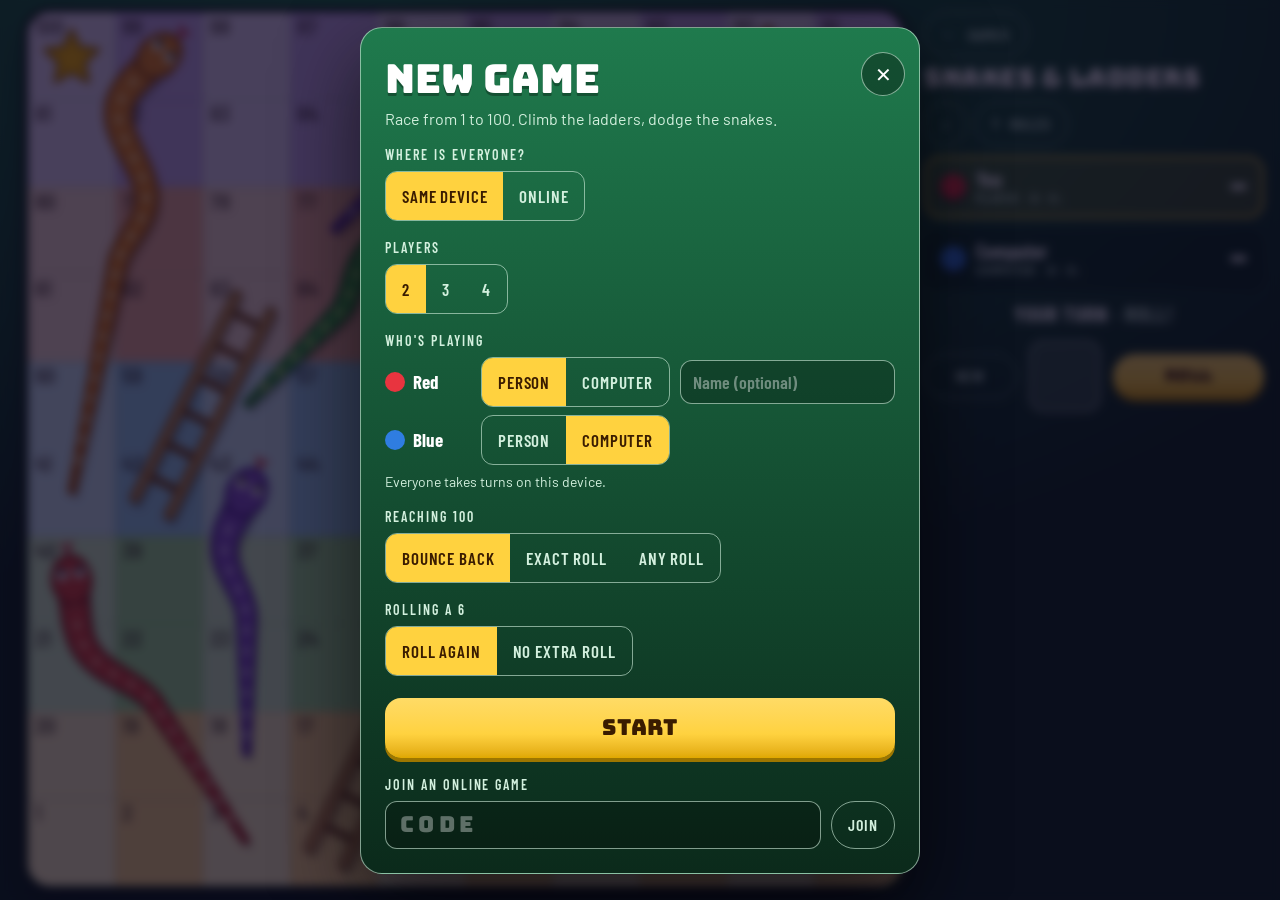
<file: games/snakes/index.html>
<!doctype html>
<html lang="en">
<head>
<meta charset="utf-8">
<meta name="viewport" content="width=device-width, initial-scale=1, viewport-fit=cover, user-scalable=no">
<meta name="apple-mobile-web-app-capable" content="yes">
<meta name="mobile-web-app-capable" content="yes">
<meta name="apple-mobile-web-app-status-bar-style" content="black-translucent">
<meta name="apple-mobile-web-app-title" content="Snakes &amp; Ladders">
<meta name="theme-color" content="#0d3b26">
<title>Snakes &amp; Ladders</title>
<link rel="stylesheet" href="../../assets/kit.css">
<style>
/* Layout: portrait = top bar, players, status, board, die + roll button.
   Landscape = board on the left at full height, side rail on the right. */
:root{
  --bg1:#1f7a4d; --bg2:#0b2a1b;
  --muted:#d3f0de; --panel:rgba(0,30,15,.4); --line:rgba(211,240,222,.6);
  --accent:#ffd23f; --accent-2:#e0a800; --accent-ink:#3a1c00;
  --die:clamp(52px,min(14vw,8vh),78px);
}
.page{height:100%;display:grid;gap:10px;
  grid-template-columns:minmax(0,1fr);
  grid-template-rows:auto auto auto minmax(0,1fr) auto;
  grid-template-areas:"top" "players" "status" "board" "actions"}
.topbar{grid-area:top}
.players{grid-area:players}
.status{grid-area:status}
.boardArea{grid-area:board;display:flex;align-items:center;justify-content:center;min-height:0;container-type:size}
.board{--size:min(100cqw,100cqh);width:var(--size);height:var(--size);border-radius:2.5%;overflow:hidden;
  box-shadow:0 0 0 5px #08200f,0 16px 36px rgba(0,0,0,.5)}
.board svg{width:100%;height:100%;display:block}
.actions{grid-area:actions;display:flex;gap:12px;justify-content:center;align-items:center}
.actions .btn{flex:1;max-width:200px}
.actions #btnRoll{flex:2;max-width:260px}
@media (orientation:landscape) and (min-width:700px){
  .page{grid-template-columns:minmax(0,1fr) clamp(250px,30vw,340px);
    grid-template-rows:auto auto auto auto minmax(0,1fr);
    grid-template-areas:"board top" "board players" "board status" "board actions" "board ."}
  .players{grid-template-columns:1fr}
  .topbar .logo{font-size:clamp(18px,2vw,28px)}
  .actions{flex-wrap:wrap}
  .actions .btn,.actions #btnRoll{max-width:none}
}
@media (orientation:landscape) and (min-width:700px) and (max-height:520px){
  .page{grid-template-columns:minmax(0,1fr) clamp(320px,44vw,420px);gap:6px}
  .topbar .logo,.topbar .wide,.pcard .sub{display:none}
  .topbar{justify-content:space-between;flex-wrap:nowrap}
  .players{grid-template-columns:1fr 1fr}
  .pcard{padding:4px 10px}
  .status{font-size:15px;letter-spacing:.02em}
  .btn{min-height:40px}
  :root{--die:52px}
}
.players.n3,.players.n4{grid-template-columns:1fr 1fr}
.pcard .num{font-size:clamp(18px,3.4vmin,26px)}

/* Die */
.die{width:var(--die);height:var(--die);border-radius:20%;border:none;padding:calc(var(--die) * .14);flex:none;
  background:linear-gradient(145deg,#ffffff,#f1f5ee 55%,#d3dccd);box-shadow:0 5px 0 #8da585,0 10px 16px rgba(0,20,5,.45);
  display:grid;grid-template:repeat(3,1fr)/repeat(3,1fr);cursor:pointer}
.die:disabled{cursor:default}
.die i{width:72%;height:72%;margin:auto;border-radius:50%;background:#123d26;visibility:hidden}
.die[data-f="1"] i:nth-child(5),
.die[data-f="2"] i:nth-child(3),.die[data-f="2"] i:nth-child(7),
.die[data-f="3"] i:nth-child(3),.die[data-f="3"] i:nth-child(5),.die[data-f="3"] i:nth-child(7),
.die[data-f="4"] i:nth-child(1),.die[data-f="4"] i:nth-child(3),.die[data-f="4"] i:nth-child(7),.die[data-f="4"] i:nth-child(9),
.die[data-f="5"] i:nth-child(1),.die[data-f="5"] i:nth-child(3),.die[data-f="5"] i:nth-child(5),.die[data-f="5"] i:nth-child(7),.die[data-f="5"] i:nth-child(9),
.die[data-f="6"] i:nth-child(1),.die[data-f="6"] i:nth-child(3),.die[data-f="6"] i:nth-child(4),.die[data-f="6"] i:nth-child(6),.die[data-f="6"] i:nth-child(7),.die[data-f="6"] i:nth-child(9){visibility:visible}
.die[data-f="1"] i:nth-child(5){background:#d22f3c;width:85%;height:85%}
.die[data-f="0"]{background:rgba(255,255,255,.14);box-shadow:inset 0 0 0 2px rgba(255,255,255,.35)}
.die.rolling{animation:tumble .5s cubic-bezier(.2,.7,.3,1)}
@keyframes tumble{0%{transform:translateY(-30%) rotate(-160deg) scale(.8)}60%{transform:translateY(4%) rotate(12deg) scale(1.05)}100%{transform:none}}

.pawn .ring{opacity:0;fill:none;stroke:var(--accent);stroke-width:7}
.pawn.on .ring{opacity:1;animation:pulse 1.1s ease-in-out infinite}
@keyframes pulse{50%{stroke-opacity:.25}}

.seatRow{display:flex;align-items:center;gap:10px;margin-bottom:8px;flex-wrap:wrap}
.seatRow .nameIn{flex:1 1 150px}
.lobbyName{margin:4px 0 0;text-align:left}
.lobbyName .nameIn{margin-top:6px}
.seatRow .nm{display:flex;align-items:center;gap:8px;font-family:var(--f-ui);font-weight:700;font-size:19px;min-width:86px}
.seatRow .dot{width:20px;height:20px;border-radius:50%}
.thinking::after{content:"";animation:dots 1.2s steps(4) infinite}
@keyframes dots{0%{content:""}25%{content:"."}50%{content:".."}75%{content:"..."}}
.finalList{list-style:none;padding:0;margin:8px 0 0;font-family:var(--f-ui);font-size:20px;font-weight:600}
.finalList li{display:flex;justify-content:space-between;padding:6px 4px;border-bottom:1px solid rgba(255,255,255,.15)}
.finalList li.win{color:var(--accent)}
/* Online */
.sheet .hint{margin:6px 0 0;font-size:14px;color:var(--muted)}
.seatRow .fixed{font-family:var(--f-ui);font-weight:600;font-size:17px;letter-spacing:.05em;text-transform:uppercase;color:var(--accent);padding-left:4px}
.sheet .err{margin:14px 0 0;padding:10px 12px;border-radius:12px;background:rgba(255,107,107,.18);color:#ffd0d0;font-weight:600}
.joinRow{display:flex;gap:10px}
.joinRow input{flex:1;min-width:0;min-height:48px;border-radius:12px;border:1.5px solid var(--line);background:rgba(0,0,0,.25);color:#fff;
  font-family:var(--f-display);font-size:22px;letter-spacing:.2em;text-transform:uppercase;padding:0 14px;-webkit-user-select:text;user-select:text}
.joinRow input::placeholder{color:rgba(255,255,255,.35)}
.sheet .code{font-family:var(--f-display);font-size:clamp(40px,12vmin,64px);letter-spacing:.14em;color:var(--accent);margin:4px 0 12px;
  text-shadow:0 4px 0 rgba(0,0,0,.35);-webkit-user-select:text;user-select:text}
.seatList{list-style:none;padding:0;margin:18px 0 0;text-align:left}
.seatList li{display:flex;align-items:center;gap:10px;min-height:52px;padding:4px 4px;border-bottom:1px solid rgba(255,255,255,.15);font-family:var(--f-ui);font-size:20px;font-weight:600}
.seatList .dot{width:22px;height:22px;border-radius:50%;flex:none}
.seatList .nm{flex:1}
.seatList .st{color:var(--muted)}
.seatList .st.ok{color:#a6f0a0}
.seatList .btn{min-height:40px}
.topbar .btn.room{color:#fff;font-family:var(--f-display);font-weight:400;letter-spacing:.08em}
.topbar .btns{flex-wrap:nowrap}
@media (max-width:520px){ .topbar .btn.room{padding:8px 10px} }
.live{width:10px;height:10px;border-radius:50%;background:#5df07a;box-shadow:0 0 8px #5df07a}
.live.off{background:#ff6b6b;box-shadow:0 0 8px #ff6b6b}
.toast{position:fixed;left:50%;bottom:max(24px,env(safe-area-inset-bottom,0px));translate:-50% 0;z-index:50;max-width:calc(100% - 32px);
  padding:12px 18px;border-radius:14px;background:rgba(8,24,14,.95);border:1.5px solid var(--line);font-family:var(--f-ui);font-weight:600;font-size:18px;text-align:center;
  box-shadow:0 12px 30px rgba(0,0,0,.5)}
@media (prefers-reduced-motion: reduce){ .die.rolling,.pawn.on .ring{animation:none} }
</style>
</head>
<body>
<div class="page">
  <header class="topbar">
    <a class="btn" href="../../index.html" aria-label="Back to all games">&#8592;<span class="wide">&nbsp;Games</span></a>
    <div class="logo">SNAKES &amp; LADDERS</div>
    <div class="btns">
      <button class="btn room" id="btnRoom" type="button" aria-label="Online game details" hidden></button>
      <button class="btn" id="btnSound" type="button">♪</button>
      <button class="btn" id="btnRules" type="button" aria-label="Rules">?<span class="wide">&nbsp;Rules</span></button>
    </div>
  </header>

  <div class="players" id="players"></div>
  <div class="status" id="status" role="status" aria-live="polite"></div>

  <div class="boardArea" id="boardArea"><div class="board" id="board"></div></div>

  <div class="actions">
    <button class="btn" id="btnNew" type="button">New</button>
    <button type="button" class="die" id="die" data-f="0" aria-label="Roll the die"><i></i><i></i><i></i><i></i><i></i><i></i><i></i><i></i><i></i></button>
    <button class="btn primary" id="btnRoll" type="button">ROLL</button>
  </div>
</div>

<div class="overlay" id="setup" hidden>
  <div class="sheet" role="dialog" aria-labelledby="setupTitle">
    <h2 id="setupTitle">New game</h2>
    <p class="sub">Race from 1 to 100. Climb the ladders, dodge the snakes.</p>
    <h4>Where is everyone?</h4>
    <div class="seg" id="segMode"><button type="button" data-v="local">Same device</button><button type="button" data-v="online">Online</button></div>
    <h4>Players</h4>
    <div class="seg" id="segCount"><button type="button" data-v="2">2</button><button type="button" data-v="3">3</button><button type="button" data-v="4">4</button></div>
    <h4>Who's playing</h4>
    <div id="seatRows"></div>
    <p class="hint" id="setupHint"></p>
    <h4>Reaching 100</h4>
    <div class="seg" id="segFinish"><button type="button" data-v="bounce">Bounce back</button><button type="button" data-v="exact">Exact roll</button><button type="button" data-v="any">Any roll</button></div>
    <h4>Rolling a 6</h4>
    <div class="seg" id="segSix"><button type="button" data-v="again">Roll again</button><button type="button" data-v="no">No extra roll</button></div>
    <p class="err" id="setupErr" hidden></p>
    <button class="btn primary big go" id="btnStart" type="button">START</button>
    <h4>Join an online game</h4>
    <form class="joinRow" id="joinForm">
      <input id="joinCode" maxlength="5" placeholder="CODE" aria-label="Game code" autocapitalize="characters" autocomplete="off" spellcheck="false" enterkeyhint="go">
      <button class="btn" id="btnJoin" type="submit">Join</button>
    </form>
  </div>
</div>

<div class="overlay" id="lobby" hidden>
  <div class="sheet center" role="dialog" aria-labelledby="lobbyTitle">
    <h2 id="lobbyTitle">Online game</h2>
    <p class="sub" id="lobbySub"></p>
    <div class="code" id="lobbyCode" aria-label="Game code"></div>
    <button class="btn" id="btnShare" type="button">Share link</button>
    <div class="lobbyName" id="lobbyName" hidden><h4>Your name</h4></div>
    <ul class="seatList" id="lobbySeats"></ul>
    <button class="btn primary big go" id="btnLobbyGo" type="button">START</button>
    <button class="btn go" id="btnLobbyNow" type="button" style="width:100%" hidden>Start now · computer plays open seats</button>
    <button class="btn go" id="btnLobbyLeave" type="button" style="width:100%">Cancel</button>
  </div>
</div>

<div class="overlay" id="rulesBox" hidden>
  <div class="sheet" role="dialog" aria-labelledby="rulesTitle">
    <h2 id="rulesTitle">How to play</h2>
    <ol class="rules">
      <li>Everyone starts off the board. On your turn, roll the die and move your token that many squares, following the numbers from 1 up to 100.</li>
      <li>Land at the <b>foot of a ladder</b> and you climb straight up to its top.</li>
      <li>Land on a <b>snake's head</b> and you slide down to its tail.</li>
      <li>Any number of tokens can share a square.</li>
      <li>The first to reach <b>100</b> wins. Depending on the setting, you either <b>bounce back</b> by the extra squares if you roll too high, need the <b>exact roll</b> (otherwise you stay put), or win with <b>any roll</b> that gets you there.</li>
      <li>With <b>Roll again</b> on, a 6 earns another turn.</li>
      <li><b>Online:</b> choose <b>Online</b> in setup. You play Red on your device; make the other seats online players or computer, then send the code or link. If someone doesn't turn up, you can start anyway and the computer takes their seat. If an online player drops out mid-game, the computer rolls for them until they come back.</li>
    </ol>
    <button class="btn primary big go" id="closeRules" type="button">GOT IT</button>
  </div>
</div>

<div class="overlay" id="overBox" hidden>
  <div class="sheet center" role="dialog" aria-labelledby="overTitle">
    <h2 id="overTitle">You win</h2>
    <ul class="finalList" id="finalList"></ul>
    <p class="sub" id="overWait" hidden>Waiting for the host to start another game…</p>
    <button class="btn primary big go" id="btnAgain" type="button">PLAY AGAIN</button>
    <button class="btn go" id="btnChange" type="button" style="width:100%">Change settings</button>
    <a class="btn go" href="../../index.html" style="width:100%">Home</a>
  </div>
</div>

<div class="overlay" id="quitBox" hidden>
  <div class="sheet center" role="dialog" aria-labelledby="quitTitle">
    <h2 id="quitTitle">Quit game?</h2>
    <p class="sub" id="quitSub"></p>
    <button class="btn primary big go" id="btnQuitYes" type="button">QUIT</button>
    <button class="btn go" id="btnQuitNo" type="button" style="width:100%">Keep playing</button>
  </div>
</div>

<div class="toast" id="toast" role="alert" hidden></div>

<script src="../../assets/kit.js"></script>
<script src="../../assets/online.js"></script>
<script>
(function(){
'use strict';
const {RM, sleep, sound, callout, confetti, stopConfetti, seg} = Kit;
const $ = id => document.getElementById(id);
const store = Kit.store('snakes');
const SVGNS = 'http://www.w3.org/2000/svg';

/* ---------- Board ----------
   Squares run 1–100 from the bottom-left, back and forth row by row. Coordinates are in a 1000×1000 viewBox. */
const LADDERS = {4: 25, 13: 46, 33: 49, 42: 63, 50: 69, 71: 91, 74: 92};
const SNAKES = {27: 5, 40: 3, 43: 18, 54: 31, 66: 45, 76: 58, 89: 53, 95: 77, 99: 41};
const SNAKE_COLS = [['#3fae49', '#1f6b28', '#c6f07a'], ['#e0453a', '#8a1d16', '#ffb199'], ['#8a55d6', '#4b2391', '#d9c2ff'],
  ['#f08a24', '#94470a', '#ffd79a'], ['#2a9fd6', '#155c80', '#bfe9ff']];
const PCOLS = [{c: '#e8343f', d: '#8d1219', name: 'Red'}, {c: '#2f7de1', d: '#14407f', name: 'Blue'},
  {c: '#ffd23f', d: '#a07800', name: 'Yellow'}, {c: '#b45bf0', d: '#5c1c8c', name: 'Purple'}];
const ROW_COLS = [['#fff3c4', '#ffd98a'], ['#d6f5c9', '#a9e39a'], ['#d2ecfb', '#9fd2f2'], ['#fde0d6', '#f7b49f'], ['#eadcfb', '#cdb2f2']];

function xy(n){
  const r = Math.floor((n - 1) / 10);
  let c = (n - 1) % 10;
  if (r % 2) c = 9 - c;
  return [c * 100 + 50, (9 - r) * 100 + 50];
}
const lerp = (a, b, t) => a + (b - a) * t;

/* A snake's centreline: a sine wave laid along the line from head to tail. */
function snakePath(from, to){
  const [x0, y0] = xy(from), [x1, y1] = xy(to);
  const dx = x1 - x0, dy = y1 - y0, len = Math.hypot(dx, dy), nx = -dy / len, ny = dx / len;
  const waves = Math.max(1, Math.round(len / 260)), amp = Math.min(34, len * .09);
  const pts = [];
  for (let i = 0; i <= 60; i++){
    const t = i / 60, s = Math.sin(t * Math.PI * 2 * waves) * amp * Math.sin(Math.PI * Math.min(1, t * 1.6 + .25));
    pts.push([lerp(x0, x1, t) + nx * s, lerp(y0, y1, t) + ny * s]);
  }
  return pts;
}
const pathD = pts => 'M' + pts.map(p => p[0].toFixed(1) + ',' + p[1].toFixed(1)).join('L');

function drawBoard(){
  let o = `<svg viewBox="0 0 1000 1000" role="img" aria-label="Snakes and ladders board"><defs>
    <linearGradient id="wood" x1="0" y1="0" x2="1" y2="0"><stop offset="0" stop-color="#c98a45"/><stop offset=".5" stop-color="#f0b86a"/><stop offset="1" stop-color="#a4682b"/></linearGradient>
    <radialGradient id="shine" cx="35%" cy="30%" r="70%"><stop offset="0" stop-color="#fff" stop-opacity=".75"/><stop offset=".45" stop-color="#fff" stop-opacity="0"/></radialGradient>
  </defs><g aria-hidden="true">`;
  for (let n = 1; n <= 100; n++){
    const [x, y] = xy(n), r = Math.floor((n - 1) / 10), c = (n - 1) % 10;
    const fill = ROW_COLS[Math.floor(r / 2) % ROW_COLS.length][(r + c) % 2];
    o += `<rect x="${x - 50}" y="${y - 50}" width="100" height="100" fill="${fill}"/>`;
    o += `<text x="${x - 42}" y="${y - 24}" font-family="Barlow Condensed,Arial Narrow,sans-serif" font-weight="700" font-size="27" fill="rgba(40,30,20,.55)">${n}</text>`;
  }
  const [hx, hy] = xy(100);
  o += `<path d="M${hx},${hy - 30} l9,20 22,3 -16,15 4,22 -19,-11 -19,11 4,-22 -16,-15 22,-3Z" fill="#ffb800" stroke="#a36a00" stroke-width="4" stroke-linejoin="round"/>`;
  // ladders
  for (const a in LADDERS){
    const [x0, y0] = xy(+a), [x1, y1] = xy(LADDERS[a]);
    const dx = x1 - x0, dy = y1 - y0, len = Math.hypot(dx, dy), ux = dx / len, uy = dy / len, nx = -uy * 22, ny = ux * 22;
    const sx = x0 - ux * 18, sy = y0 - uy * 18, ex = x1 + ux * 18, ey = y1 + uy * 18, L = len + 36;
    let rungs = '';
    for (let d = 30; d < L - 15; d += 42){ const px = sx + ux * d, py = sy + uy * d; rungs += `M${px + nx},${py + ny}L${px - nx},${py - ny}`; }
    o += `<g><path d="M${sx + nx + 4},${sy + ny + 6}L${ex + nx + 4},${ey + ny + 6}M${sx - nx + 4},${sy - ny + 6}L${ex - nx + 4},${ey - ny + 6}" stroke="rgba(0,0,0,.22)" stroke-width="12" stroke-linecap="round"/>
      <path d="${rungs}" stroke="#7a4a1c" stroke-width="9" stroke-linecap="round"/>
      <path d="M${sx + nx},${sy + ny}L${ex + nx},${ey + ny}M${sx - nx},${sy - ny}L${ex - nx},${ey - ny}" stroke="#6b3f14" stroke-width="13" stroke-linecap="round"/>
      <path d="M${sx + nx},${sy + ny}L${ex + nx},${ey + ny}M${sx - nx},${sy - ny}L${ex - nx},${ey - ny}" stroke="#e7a95c" stroke-width="7" stroke-linecap="round"/></g>`;
  }
  // snakes
  Object.keys(SNAKES).forEach((h, i) => {
    const pts = snakePath(+h, SNAKES[h]), [body, dark, light] = SNAKE_COLS[i % SNAKE_COLS.length];
    // tapered outline: offset each side by a width that shrinks towards the tail
    const L = [], R = [];
    pts.forEach((p, k) => {
      const q = pts[Math.min(k + 1, pts.length - 1)], b = pts[Math.max(k - 1, 0)];
      const tx = q[0] - b[0], ty = q[1] - b[1], tl = Math.hypot(tx, ty) || 1, w = lerp(17, 3, k / (pts.length - 1));
      L.push([p[0] - ty / tl * w, p[1] + tx / tl * w]); R.push([p[0] + ty / tl * w, p[1] - tx / tl * w]);
    });
    const outline = pathD(L) + 'L' + R.reverse().map(p => p[0].toFixed(1) + ',' + p[1].toFixed(1)).join('L') + 'Z';
    const [x0, y0] = pts[0], [x1, y1] = pts[3], ang = Math.atan2(y0 - y1, x0 - x1) * 180 / Math.PI;
    o += `<g><path d="${outline}" transform="translate(5,7)" fill="rgba(0,0,0,.22)"/>
      <path d="${outline}" fill="${body}" stroke="${dark}" stroke-width="4" stroke-linejoin="round"/>
      <path d="${pathD(pts.slice(4, -4))}" fill="none" stroke="${light}" stroke-width="7" stroke-linecap="round" stroke-dasharray="2 22"/>
      <g transform="translate(${x0},${y0}) rotate(${ang})">
        <path d="M24,0 l16,0 m-6,0 l8,-6 m-8,6 l8,6" stroke="#d22f3c" stroke-width="3.5" fill="none" stroke-linecap="round"/>
        <ellipse cx="0" cy="0" rx="28" ry="22" fill="${body}" stroke="${dark}" stroke-width="4"/>
        <circle cx="8" cy="-10" r="7" fill="#fff"/><circle cx="8" cy="10" r="7" fill="#fff"/>
        <circle cx="11" cy="-10" r="3.6" fill="#111"/><circle cx="11" cy="10" r="3.6" fill="#111"/>
      </g></g>`;
  });
  o += `</g><g id="pawns" aria-hidden="true"></g></svg>`;
  $('board').innerHTML = o;
}

/* ---------- State ----------
   Seat kinds: 'local' (a person on this device), 'cpu', 'remote' (a person in an online room; cid is their client id).
   Online, the host's browser owns S and runs every roll; guests send {t:'roll'} and replay the host's moves. */
const cfg = Object.assign({count: 2, finish: 'bounce', six: 'again'}, store.get('cfg', {}));
if (!cfg.seats) cfg.seats = (cfg.cpu || [false, true, true, true]).map(c => c ? 'c' : 'h');   // same device: h person, c computer
cfg.seats = cfg.seats.map(k => k === 'o' ? 'h' : k);
if (!cfg.mode) cfg.mode = 'local';                                                           // 'local' | 'online'
if (!cfg.oseats) cfg.oseats = ['h', 'o', 'o', 'o'];                                          // online: seat 0 is the host, others o online / c computer
if (!cfg.names) cfg.names = ['', '', '', ''];           // names typed for people on this device
let S = null, gen = 0, busy = false, thinking = false, rollingDie = false;
let net = null, pending = null, waitingRoll = false, hostAway = false, shownOver = '';
const gone = new Set();   // host: guests whose presence has left the room (their claimed seat is free again)
const seatFree = p => !p.cid || gone.has(p.cid);
const isHost = () => !net || net.role === 'host';
const isGuest = () => !!net && net.role === 'guest';
const kind = i => S.players[i].kind || (S.players[i].cpu ? 'cpu' : 'local');
const isCpu = i => kind(i) === 'cpu';
const mine = i => isGuest() ? S.players[i].cid === Online.me : kind(i) === 'local';
const myCount = () => S.players.filter((_, i) => mine(i)).length;
const isMe = i => mine(i) && myCount() === 1;
const label = i => { const p = S.players[i]; return isMe(i) && !p.named ? 'You' : Kit.cleanName(p.name) || PCOLS[i].name; };
const noteText = () => (S.note || '').replace(/@(\d)/g, (_, k) => label(+k));
const present = cid => !!(net && cid && net.room.present.has(cid));
const save = () => { if (isHost() && S.phase !== 'joining') store.set('game', S); };
const broadcast = () => { if (net && net.role === 'host') net.room.send({t: 'state', S}); };
function nameList(kinds){
  const cpus = kinds.filter(k => k === 'c').length;
  let ci = 0;
  return kinds.map((k, i) => k === 'c' ? (cpus === 1 ? 'Computer' : 'Computer ' + (++ci)) : PCOLS[i].name);
}
function freshPlayers(){
  const online = cfg.mode === 'online';
  const kinds = (online ? ['h'].concat(cfg.oseats.slice(1)) : cfg.seats).slice(0, cfg.count), nm = nameList(kinds);
  const typed = i => kinds[i] !== 'h' ? '' : online ? Kit.myName() : Kit.cleanName(cfg.names[i]);
  return kinds.map((k, i) => ({kind: k === 'c' ? 'cpu' : k === 'o' ? 'remote' : 'local', cpu: k === 'c', name: typed(i) || nm[i], named: !!typed(i), cid: null, pos: 0, ladders: 0, snakes: 0}));
}
function blankState(players, phase){
  return {players, finish: cfg.finish, six: cfg.six, turn: 0, die: 0, note: '', over: false, started: true, rolls: 0, seq: 0,
    gid: Math.random().toString(36).slice(2, 8), phase, online: net ? {code: net.room.code} : null};
}
function newGame(players){
  gen++; stopConfetti(); busy = false; thinking = false; pending = null;
  S = blankState(players, 'play');
  $('overBox').hidden = true;
  save(); broadcast(); render(); placePawns(); beginTurn();
}
function beginTurn(){
  if (!isHost() || S.over || S.phase !== 'play') return;
  const k = kind(S.turn);
  if (k === 'cpu') cpuTurn();
  else if (k === 'remote' && !present(S.players[S.turn].cid)) awayTurn();
}

/* ---------- Pawn animation ---------- */
const pawnEls = [];
function buildPawns(){
  const g = $('pawns'); g.innerHTML = ''; pawnEls.length = 0;
  S.players.forEach((p, i) => {
    const el = document.createElementNS(SVGNS, 'g');
    el.setAttribute('class', 'pawn');
    el.innerHTML = `<circle class="ring" r="34"/><ellipse cx="3" cy="24" rx="22" ry="8" fill="rgba(0,0,0,.3)"/>
      <circle r="25" fill="${PCOLS[i].c}" stroke="${PCOLS[i].d}" stroke-width="5"/><circle r="25" fill="url(#shine)"/>`;
    g.appendChild(el); pawnEls.push(el);
  });
}
const setXY = (i, x, y) => pawnEls[i].setAttribute('transform', `translate(${x.toFixed(1)},${y.toFixed(1)})`);
/* Resting spots: tokens sharing a square spread out so they all stay visible. */
function restXY(i){
  const n = S.players[i].pos;
  if (!n) return null;
  const mates = S.players.map((p, k) => p.pos === n ? k : -1).filter(k => k >= 0), k = mates.indexOf(i);
  const [x, y] = xy(n);
  if (mates.length === 1) return [x, y + 4];
  const off = mates.length === 2 ? [[-20, 4], [20, 4]] : [[-20, -12], [20, -12], [-20, 22], [20, 22]];
  return [x + off[k][0], y + off[k][1]];
}
function placePawns(){
  if (pawnEls.length !== S.players.length) buildPawns();
  S.players.forEach((p, i) => {
    const r = restXY(i);
    pawnEls[i].style.display = r ? '' : 'none';
    if (r) setXY(i, r[0], r[1]);
    pawnEls[i].classList.toggle('on', i === S.turn && !S.over);
  });
  const cur = pawnEls[S.turn];
  if (cur) $('pawns').appendChild(cur);   // current token on top
}
function tween(i, pts, ms, hop){
  return new Promise(res => {
    pawnEls[i].style.display = '';
    if (RM || pts.length < 2){ const p = pts[pts.length - 1]; setXY(i, p[0], p[1]); res(); return; }
    const segs = [], t0 = performance.now();
    let total = 0;
    for (let k = 1; k < pts.length; k++){ const d = Math.hypot(pts[k][0] - pts[k - 1][0], pts[k][1] - pts[k - 1][1]); segs.push(d); total += d; }
    (function frame(now){
      let t = Math.min(1, (now - t0) / ms), want = t * total, k = 0;
      while (k < segs.length - 1 && want > segs[k]){ want -= segs[k]; k++; }
      const f = segs[k] ? Math.min(1, want / segs[k]) : 1, a = pts[k], b = pts[k + 1];
      setXY(i, lerp(a[0], b[0], f), lerp(a[1], b[1], f) - (hop ? Math.sin(f * Math.PI) * hop : 0));
      if (t < 1) requestAnimationFrame(frame); else res();
    })(t0);
  });
}
async function walk(i, from, steps){
  const g = gen;
  for (const n of steps){
    if (g !== gen) return;
    const a = from ? xy(from) : [-40, 950], b = xy(n);
    sound.click();
    await tween(i, [[a[0], a[1] + 4], [b[0], b[1] + 4]], 190, 34);
    from = n;
  }
}

/* ---------- Turns ---------- */
async function roll(){
  if (busy || S.over || S.phase !== 'play') return;
  const i = S.turn, d = 1 + Math.floor(Math.random() * 6);
  if (net && net.role === 'host') net.room.send({t: 'move', i, d, seq: S.seq});
  await playMove(i, d);
}
/* Moves token i by a roll of d. Deterministic, so guests replay the host's moves with the same code. */
async function playMove(i, d){
  busy = true; thinking = false; waitingRoll = false;
  const g = gen, p = S.players[i];
  S.seq++; S.die = d; S.rolls++; rollingDie = true;
  sound.dice(); render();
  rollingDie = false;
  await sleep(550);
  if (g !== gen) return;
  const start = p.pos;
  let target = start + d, steps = [];
  for (let n = start + 1; n <= Math.min(target, 100); n++) steps.push(n);
  let note = '';
  if (target > 100){
    if (S.finish === 'exact'){ target = start; steps = []; note = `@${i} rolled ${d}, needs exactly ${100 - start}`; }
    else if (S.finish === 'bounce'){ target = 200 - target; for (let n = 99; n >= target; n--) steps.push(n); }
    else target = 100;
  }
  pawnEls[i].classList.add('on');
  $('pawns').appendChild(pawnEls[i]);
  await walk(i, start, steps);
  if (g !== gen) return;
  p.pos = target;
  if (LADDERS[target]){
    const top = LADDERS[target];
    sound.good(); callout('LADDER!');
    await sleep(250);
    const [a, b] = [xy(target), xy(top)];
    await tween(i, [[a[0], a[1] + 4], [b[0], b[1] + 4]], 520 + Math.hypot(b[0] - a[0], b[1] - a[1]) * .9);
    p.pos = top; p.ladders++;
    note = `@${i} climbed from ${target} to ${top}`;
  } else if (SNAKES[target]){
    const tail = SNAKES[target], [a, b] = [xy(target), xy(tail)];
    sound.bad(); callout('SNAKE!');
    await sleep(250);
    await tween(i, snakePath(target, tail).map(q => [q[0], q[1] + 4]), 700 + Math.hypot(b[0] - a[0], b[1] - a[1]) * 1.1);
    p.pos = tail; p.snakes++;
    note = `@${i} slid from ${target} down to ${tail}`;
  } else if (!note && steps.length) sound.place();
  if (g !== gen) return;
  if (!note) note = `@${i} rolled ${d}, to ${p.pos}`;
  busy = false;
  if (p.pos === 100){ S.note = note; finish(i); }
  else {
    if (d === 6 && S.six === 'again') S.note = note + ' · a 6, roll again!';
    else { S.note = note; S.turn = (S.turn + 1) % S.players.length; }
    save(); broadcast(); render(); placePawns(); beginTurn();
  }
  if (pending){ const ns = pending; pending = null; applyState(ns); }
}
function finish(w){
  S.over = true; S.winner = w;
  save(); broadcast(); render(); placePawns();
  callout('100!');
  const g = gen, key = S.gid + ':' + S.seq;
  setTimeout(() => { if (g === gen && S.over && S.gid + ':' + S.seq === key) showOver(); }, 900);
}
function showOver(){
  const key = S.gid + ':' + S.seq, w = S.winner;
  if (shownOver === key) return;
  shownOver = key;
  $('overTitle').textContent = isMe(w) ? 'You win' : label(w) + ' wins';
  const order = S.players.map((q, i) => ({q, i})).sort((a, b) => b.q.pos - a.q.pos);
  $('finalList').innerHTML = order.map(x => `<li class="${x.i === w ? 'win' : ''}"><span>${label(x.i)}</span><span>${x.q.pos || 'Start'}</span></li>`).join('') +
    `<li><span>Rolls this game</span><span>${S.rolls}</span></li>`;
  $('overWait').hidden = !isGuest();
  $('btnAgain').hidden = $('btnChange').hidden = isGuest();
  $('overBox').hidden = false;
  if (mine(w) || !myCount()){ sound.win(); confetti([PCOLS[w].c, '#ffffff', '#ffd23f', '#3fae49']); } else sound.bad();
}
async function cpuTurn(){
  const g = gen, seq = S.seq;
  thinking = true; render();
  await sleep(750);
  if (g !== gen || S.seq !== seq || S.over || !isCpu(S.turn)) return;
  roll();
}
/* An online player who has dropped out: the computer rolls for them after a pause. */
async function awayTurn(){
  const g = gen, seq = S.seq, t = S.turn;
  thinking = true; render();
  await sleep(2500);
  if (g !== gen || S.seq !== seq || busy || S.over) return;
  if (present(S.players[t].cid)){ thinking = false; render(); return; }
  roll();
}

/* ---------- Drawing ---------- */
function canRoll(){
  if (!S || S.over || busy || S.phase !== 'play') return false;
  if (isGuest()) return mine(S.turn) && !hostAway && !waitingRoll;
  return kind(S.turn) === 'local';
}
function seatSub(i){
  const p = S.players[i], k = kind(i);
  if (k === 'cpu') return 'Computer';
  if (k === 'remote') return p.cid && !present(p.cid) && !(isGuest() && p.cid === Online.me) ? 'Away' : 'Online';
  return net ? 'Host' : 'Player';
}
function render(){
  const P = S.players;
  $('players').className = 'players n' + P.length;
  $('players').innerHTML = P.map((p, i) => `<div class="pcard ${i === S.turn && !S.over && S.phase === 'play' ? 'on' : ''}">
    <span class="swatch" style="background:${PCOLS[i].c}"></span>
    <div class="who"><div class="nm">${label(i)}</div><div class="sub">${seatSub(i)} · ${p.ladders}↑ ${p.snakes}↓</div></div>
    <div class="num" aria-label="on square ${p.pos || 'start'}">${p.pos || '–'}</div></div>`).join('');
  const t = S.turn, who = isMe(t) ? 'Your turn' : label(t) + "'s turn", note = noteText();
  let st;
  if (S.phase === 'joining') st = `Connecting to game <b>${net ? net.room.code : ''}</b>…`;
  else if (S.phase === 'lobby') st = 'Waiting for players to join';
  else if (isGuest() && hostAway) st = '<b>The host disconnected</b> · waiting for them to come back';
  else if (S.over) st = `<b>${isMe(S.winner) ? 'You win!' : label(S.winner) + ' wins!'}</b>`;
  else if (busy) st = `<b>${label(t)}</b> rolled ${S.die}`;
  else if (canRoll() || (isGuest() && mine(t))) st = `${note ? note + ' · ' : ''}<b>${who}</b> · roll!`;
  else if (kind(t) === 'remote' && isHost() && !present(P[t].cid)) st = `<span class="${thinking ? 'thinking' : ''}">${label(t)} is away · rolling for them</span>`;
  else st = `<span class="${thinking || kind(t) === 'remote' || isGuest() ? 'thinking' : ''}">${note ? note + ' · ' : ''}${who}</span>`;
  $('status').innerHTML = st;
  const die = $('die'), can = canRoll();
  die.dataset.f = S.die;
  die.classList.toggle('rolling', rollingDie);
  die.disabled = !can;
  die.setAttribute('aria-label', S.die ? `Die shows ${S.die}${can ? '. Roll the die' : ''}` : 'Roll the die');
  $('btnRoll').disabled = !can;
  $('btnRoll').textContent = can && myCount() > 1 ? `ROLL · ${label(t).toUpperCase()}` : 'ROLL';
  $('btnNew').textContent = net ? 'Quit' : 'New';
  $('btnRoom').hidden = !net;
  if (net) $('btnRoom').innerHTML = `<span class="live${isGuest() && hostAway ? ' off' : ''}"></span><span class="wide">${net.room.code}</span>`;
}

/* ---------- Online ---------- */
function toast(text){
  const el = $('toast');
  el.textContent = text; el.hidden = false;
  clearTimeout(toast.t); toast.t = setTimeout(() => { el.hidden = true; }, 4500);
}
async function hostRoom(code){
  const room = await Online.host({game: 'snakes', code, on: {
    msg: onHostMsg,
    join: cid => { gone.delete(cid); renderLobby(); render(); },
    leave: cid => {
      gone.add(cid);
      renderLobby(); render();
      if (S.phase === 'play' && !S.over && !busy && S.players[S.turn].cid === cid) beginTurn();
    }
  }});
  net = {room, role: 'host'};
  S.online = {code: room.code};
}
/* A guest's name for its seat; blank goes back to the seat's colour. Returns whether anything changed. */
function setName(t, raw){
  const p = S.players[t], v = Kit.cleanName(raw), name = v || PCOLS[t].name;
  if (p.name === name && !!p.named === !!v) return false;
  p.name = name; p.named = !!v;
  return true;
}
function onHostMsg(m, from){
  if (m.t === 'hello'){
    gone.delete(from);
    let changed = false;
    if (S.phase === 'lobby' && !S.players.some(p => p.cid === from)){
      const seat = S.players.find((p, i) => kind(i) === 'remote' && seatFree(p));
      if (seat){ seat.cid = from; changed = true; }
    }
    const t = S.players.findIndex(p => p.cid === from);
    if (t >= 0 && Kit.cleanName(m.name) && setName(t, m.name)) changed = true;
    if (changed){ save(); broadcast(); renderLobby(); }
    else net.room.send({t: 'state', S, to: from});
    render();
  } else if (m.t === 'claim' && S.phase === 'lobby'){
    const s = S.players[m.seat];
    if (s && kind(m.seat) === 'remote' && seatFree(s)){
      S.players.forEach(p => { if (p.cid === from) p.cid = null; });
      s.cid = from;
      if (Kit.cleanName(m.name)) setName(m.seat, m.name);
      save(); broadcast(); renderLobby(); render();
    }
  } else if (m.t === 'name'){
    const t = S.players.findIndex(p => p.cid === from);
    if (t >= 0 && setName(t, m.name)){ save(); broadcast(); renderLobby(); render(); }
  } else if (m.t === 'roll'){
    if (S.phase === 'play' && !S.over && !busy && kind(S.turn) === 'remote' && S.players[S.turn].cid === from && m.seq === S.seq) roll();
  } else if (m.t === 'quit'){
    /* A guest quit: in the waiting room their seat opens up again; in a game the computer takes it over. */
    const i = S.players.findIndex(p => p.cid === from);
    if (i < 0) return;
    const p = S.players[i];
    p.cid = null;
    if (S.phase !== 'lobby'){ p.kind = 'cpu'; p.cpu = true; toast(`${Kit.cleanName(p.name)} left · the computer is playing for them`); }
    save(); broadcast(); render(); renderLobby();
    if (S.phase === 'play' && !S.over && S.turn === i && !busy) beginTurn();
  }
}
async function joinRoom(code){
  gen++; stopConfetti(); busy = false; pending = null; hostAway = false;
  ['setup', 'overBox', 'lobby'].forEach(id => { $(id).hidden = true; });
  S = blankState(freshPlayers(), 'joining');
  net = {room: {code, present: new Set()}, role: 'guest'};
  render(); placePawns();
  let room;
  try{
    room = await Online.join({game: 'snakes', code, on: {
      msg: onGuestMsg,
      hostGone: () => { hostAway = true; render(); },
      hostBack: () => { hostAway = false; room.send({t: 'hello', name: Kit.myName()}); render(); },
      join: () => { render(); renderLobby(); },
      leave: () => { render(); renderLobby(); }
    }});
  }catch(e){ leaveRoom(e.message); return; }
  net = {room, role: 'guest'};
  store.set('guest', {code: room.code});
  room.send({t: 'hello', name: Kit.myName()});
  const g = gen;
  setTimeout(() => { if (g === gen && isGuest() && S.phase === 'joining') leaveRoom(`No game found with code ${code}.`); }, 7000);
}
function onGuestMsg(m){
  if (m.t === 'state'){ if (busy) pending = m.S; else applyState(m.S); }
  else if (m.t === 'move'){
    if (S.phase === 'play' && m.seq === S.seq && !busy) playMove(m.i, m.d);
    else net.room.send({t: 'hello', name: Kit.myName()});
  } else if (m.t === 'closed') leaveRoom('The host ended the online game.');
}
function applyState(ns){
  const first = S.phase === 'joining';
  S = ns; pending = null; waitingRoll = false;
  if (pawnEls.length !== S.players.length) buildPawns();
  if (S.phase === 'lobby') showLobby(); else $('lobby').hidden = true;
  if (!S.over){ $('overBox').hidden = true; stopConfetti(); }
  render(); placePawns(); renderLobby();
  if (S.over) showOver();
  if (first && S.phase === 'play') toast(mine(S.turn) || S.players.some((_, i) => mine(i)) ? 'Joined the game' : 'Watching this game');
}
function leaveRoom(msg){
  if (net && net.room.close) net.room.close();
  net = null; hostAway = false;
  store.set('guest', null);
  Online.clearUrl();
  gen++; busy = false; pending = null;
  ['lobby', 'overBox'].forEach(id => { $(id).hidden = true; });
  stopConfetti();
  offlineBoot();
  if (msg) toast(msg);
}
/* Host stops the online game: online seats become computer players and play carries on here. */
function endOnline(){
  if (!net) return;
  net.room.send({t: 'closed'}); net.room.close(); net = null;
  S.online = null;
  S.players.forEach(p => { if (p.kind === 'remote'){ p.kind = 'cpu'; p.cpu = true; p.cid = null; } });
  $('lobby').hidden = true;
  if (S.phase === 'lobby'){ S.phase = 'play'; store.set('game', null); syncSetup(); $('setup').hidden = false; }
  save(); render(); placePawns(); beginTurn();
}
function showLobby(){ $('lobby').hidden = false; renderLobby(); }
const lobbyName = Kit.nameField(Kit.myName(), 'Your name', v => {
  Kit.setMyName(v);
  if (!net || !S) return;
  clearTimeout(lobbyName.t);
  lobbyName.t = setTimeout(() => {
    if (isGuest()) net.room.send({t: 'name', name: v});
    else { const t = S.players.findIndex((_, i) => kind(i) === 'local'); if (t >= 0){ const p = S.players[t]; p.name = v || PCOLS[t].name; p.named = !!v; save(); broadcast(); renderLobby(); render(); } }
  }, 300);
});
$('lobbyName').appendChild(lobbyName);
function renderLobby(){
  if (!net || $('lobby').hidden || !S) return;
  const lobby = S.phase === 'lobby', host = isHost();
  $('lobbyCode').textContent = net.room.code || '';
  // while waiting, anyone with a seat can set the name the others see
  const seated = host || S.players.some(p => p.cid === Online.me);
  $('lobbyName').hidden = !(lobby && seated);
  if (document.activeElement !== lobbyName) lobbyName.value = Kit.myName();
  $('lobbySub').textContent = lobby ? (host ? 'Send this code or link to the other players.' : 'Waiting for the host to start.') : 'Game in progress.';
  $('lobbySeats').innerHTML = S.players.map((p, i) => {
    const k = kind(i);
    let st;
    if (k === 'cpu') st = 'Computer';
    else if (k === 'local') st = host ? 'This device' : 'Host';
    else if (isGuest() && p.cid === Online.me) st = 'You';
    else if (!p.cid) st = 'Waiting…';
    else st = present(p.cid) ? 'Joined' : 'Away';
    const open = lobby && isGuest() && k === 'remote' && (!p.cid || !present(p.cid)) && p.cid !== Online.me;
    return `<li><span class="dot" style="background:${PCOLS[i].c}"></span><span class="nm">${Kit.cleanName(p.name)}</span>` +
      (open ? `<button class="btn" type="button" data-seat="${i}">Take seat</button>` : `<span class="st ${st === 'Joined' || st === 'You' ? 'ok' : ''}">${st}</span>`) + '</li>';
  }).join('');
  const go = $('btnLobbyGo'), leave = $('btnLobbyLeave');
  if (lobby){
    const ready = S.players.every((p, i) => kind(i) !== 'remote' || present(p.cid));
    go.hidden = !host; go.disabled = !ready; go.textContent = ready ? 'START' : 'WAITING FOR PLAYERS';
    $('btnLobbyNow').hidden = !host || ready;
    leave.textContent = host ? 'Cancel' : 'Leave';
  } else {
    go.hidden = false; go.disabled = false; go.textContent = 'BACK TO GAME';
    $('btnLobbyNow').hidden = true;
    leave.textContent = host ? 'End online game' : 'Leave game';
  }
}
function guestRoll(){
  waitingRoll = true; render();
  net.room.send({t: 'roll', seq: S.seq});
  const seq = S.seq;
  setTimeout(() => { if (waitingRoll && S.seq === seq){ waitingRoll = false; net && net.room.send({t: 'hello', name: Kit.myName()}); render(); } }, 4000);
}

/* ---------- Input ---------- */
const tapRoll = () => {
  if (!canRoll()) return;
  if (isGuest()) guestRoll(); else roll();
};
$('btnRoll').addEventListener('click', tapRoll);
$('die').addEventListener('click', tapRoll);
document.addEventListener('keydown', e => {
  if ((e.key === ' ' || e.key === 'r' || e.key === 'R') && [...document.querySelectorAll('.overlay')].every(o => o.hidden) && !e.target.closest('button,input')){ e.preventDefault(); tapRoll(); }
});
$('btnNew').addEventListener('click', () => {
  if (net){ openQuit(); return; }
  syncSetup(); $('setupErr').hidden = true; $('setup').hidden = false;
});
/* Quit an online game. A guest leaves (the computer takes their seat); the host ends it for everyone. */
function openQuit(){
  $('quitSub').textContent = isGuest() ? "You'll leave the game and the computer will take your turns." : 'This ends the game for everyone.';
  $('quitBox').hidden = false;
}
function quitOnline(){
  if (!net) return;
  if (isGuest()) net.room.send({t: 'quit'});
  else { net.room.send({t: 'closed'}); store.set('game', null); }
  store.set('guest', null);
  $('btnQuitYes').disabled = true;
  setTimeout(() => { if (net && net.room.close) net.room.close(); net = null; location.href = '../../index.html'; }, 400);   // let the message go out first
}
$('btnQuitYes').addEventListener('click', quitOnline);
$('btnQuitNo').addEventListener('click', () => { $('quitBox').hidden = true; });
$('quitBox').addEventListener('click', e => { if (e.target.id === 'quitBox') $('quitBox').hidden = true; });
$('btnStart').addEventListener('click', async () => {
  store.set('cfg', cfg);
  const players = freshPlayers(), btn = $('btnStart');
  if (net){ net.room.send({t: 'closed'}); net.room.close(); net = null; }
  if (!players.some(p => p.kind === 'remote')){ $('setup').hidden = true; newGame(players); return; }
  btn.disabled = true; btn.textContent = 'CONNECTING…'; $('setupErr').hidden = true;
  try{
    gen++; stopConfetti(); busy = false; pending = null;
    S = blankState(players, 'lobby');
    await hostRoom();
  }catch(e){
    net = null;
    $('setupErr').textContent = e.message; $('setupErr').hidden = false;
    return;
  }finally{ btn.disabled = false; syncHint(); }
  $('setup').hidden = true; $('overBox').hidden = true;
  save(); render(); placePawns(); showLobby();
});
$('joinForm').addEventListener('submit', e => {
  e.preventDefault();
  const code = Online.cleanCode($('joinCode').value);
  if (code.length !== 5){ $('setupErr').textContent = 'Codes are 5 letters and numbers.'; $('setupErr').hidden = false; return; }
  if (net && isHost()){ net.room.send({t: 'closed'}); net.room.close(); net = null; }
  joinRoom(code);
});
$('btnShare').addEventListener('click', async () => {
  const r = await Online.share(net.room.link, 'Join my Snakes & Ladders game');
  if (r === 'copied') toast('Link copied');
  else if (r === 'failed') toast('Code: ' + net.room.code);
});
$('lobbySeats').addEventListener('click', e => {
  const b = e.target.closest('button[data-seat]');
  if (b && isGuest()) net.room.send({t: 'claim', seat: +b.dataset.seat, name: Kit.myName()});
});
function startFromLobby(){
  $('lobby').hidden = true;
  S.phase = 'play';
  save(); broadcast(); render(); placePawns(); beginTurn();
}
$('btnLobbyGo').addEventListener('click', () => {
  if (S.phase !== 'lobby'){ $('lobby').hidden = true; return; }
  if (isHost()) startFromLobby();
});
/* Someone never turned up: the computer takes any online seat with nobody in it. */
$('btnLobbyNow').addEventListener('click', () => {
  if (!isHost() || S.phase !== 'lobby') return;
  S.players.forEach((p, i) => { if (kind(i) === 'remote' && !present(p.cid)){ p.kind = 'cpu'; p.cpu = true; p.cid = null; } });
  if (!S.players.some((p, i) => kind(i) === 'remote')){ net.room.send({t: 'closed'}); net.room.close(); net = null; S.online = null; }
  startFromLobby();
});
$('btnLobbyLeave').addEventListener('click', () => {
  if (isGuest()) leaveRoom();
  else if (S.phase === 'lobby'){ net.room.send({t: 'closed'}); net.room.close(); net = null; store.set('game', null); $('lobby').hidden = true; offlineBoot(); syncSetup(); $('setup').hidden = false; }
  else endOnline();
});
$('btnRoom').addEventListener('click', showLobby);
$('btnRules').addEventListener('click', () => $('rulesBox').hidden = false);
$('closeRules').addEventListener('click', () => $('rulesBox').hidden = true);
$('btnAgain').addEventListener('click', () => newGame(S.players.map(p => Object.assign({}, p, {pos: 0, ladders: 0, snakes: 0}))));
$('btnChange').addEventListener('click', () => { $('overBox').hidden = true; stopConfetti(); syncSetup(); $('setup').hidden = false; });
['setup', 'rulesBox'].forEach(id => $(id).addEventListener('click', e => { if (e.target.id === id && S && S.started && S.phase !== 'joining') $(id).hidden = true; }));
Kit.sheetClose($('setup'), () => !!(S && S.started && S.phase !== 'joining'));
$('lobby').addEventListener('click', e => { if (e.target.id === 'lobby' && S.phase !== 'lobby') $('lobby').hidden = true; });
Kit.soundButton($('btnSound'));

function seatRows(){
  const box = $('seatRows'), online = cfg.mode === 'online';
  box.innerHTML = '';
  for (let t = 0; t < cfg.count; t++){
    const row = document.createElement('div');
    row.className = 'seatRow';
    const nm = `<span class="nm"><span class="dot" style="background:${PCOLS[t].c}"></span>${PCOLS[t].name}</span>`;
    if (online && t === 0){
      row.innerHTML = nm + '<span class="fixed">You · this device</span>';
      row.appendChild(Kit.nameField(Kit.myName(), 'Your name', v => Kit.setMyName(v)));
      box.appendChild(row); continue;
    }
    row.innerHTML = nm + (online
      ? '<div class="seg"><button type="button" data-v="o">Online player</button><button type="button" data-v="c">Computer</button></div>'
      : '<div class="seg"><button type="button" data-v="h">Person</button><button type="button" data-v="c">Computer</button></div>');
    const list = online ? cfg.oseats : cfg.seats;
    seg(row.querySelector('.seg'), () => list[t], v => { list[t] = v; if (online) syncHint(); else seatRows(); });
    if (!online && list[t] === 'h') row.appendChild(Kit.nameField(cfg.names[t], 'Name (optional)', v => { cfg.names[t] = v; }));
    box.appendChild(row);
  }
  syncHint();
}
function syncHint(){
  const online = cfg.mode === 'online', others = cfg.oseats.slice(1, cfg.count).filter(k => k === 'o').length;
  $('setupHint').textContent = online
    ? (others ? `You'll get a code and a link to send to ${others === 1 ? 'the other player' : `the other ${others} players`}.` : 'Make at least one seat an online player.')
    : 'Everyone takes turns on this device.';
  $('btnStart').textContent = online && others ? 'CREATE ONLINE GAME' : 'START';
}
const syncers = [
  seg($('segMode'), () => cfg.mode, v => { cfg.mode = v; seatRows(); }),
  seg($('segCount'), () => cfg.count, v => { cfg.count = +v; seatRows(); }),
  seg($('segFinish'), () => cfg.finish, v => cfg.finish = v),
  seg($('segSix'), () => cfg.six, v => cfg.six = v)
];
function syncSetup(){ syncers.forEach(f => f()); seatRows(); }

/* ---------- Boot ---------- */
function offlineBoot(){
  const saved = store.get('game', null);
  if (saved && saved.players && !saved.over && !saved.online && saved.phase !== 'lobby'){
    S = saved; S.started = true; S.phase = S.phase || 'play'; S.seq = S.seq || 0; S.gid = S.gid || 'g';
    render(); placePawns(); beginTurn();
  } else {
    S = blankState(freshPlayers(), 'play'); S.started = false;
    render(); placePawns();
    syncSetup(); $('setup').hidden = false;
  }
}
async function rehost(){
  try{ await hostRoom(S.online.code); }
  catch(e){ toast('Could not reconnect the online game. Online players will be played by the computer.'); }
  broadcast(); render();
  if (S.phase === 'lobby') showLobby(); else beginTurn();
}
drawBoard();
Kit.fitSquare($('boardArea'), $('board'));
(function boot(){
  const urlCode = Online.codeFromUrl(), guest = store.get('guest', null), saved = store.get('game', null);
  const hosting = saved && saved.online && !saved.over ? saved : null;
  if (hosting && (!urlCode || urlCode === hosting.online.code)){
    Online.clearUrl();
    S = hosting; S.started = true;
    render(); placePawns(); rehost();
  } else if (urlCode || (guest && guest.code)){
    joinRoom(urlCode || guest.code);
  } else offlineBoot();
})();
})();
</script>
</body>
</html>
</file>
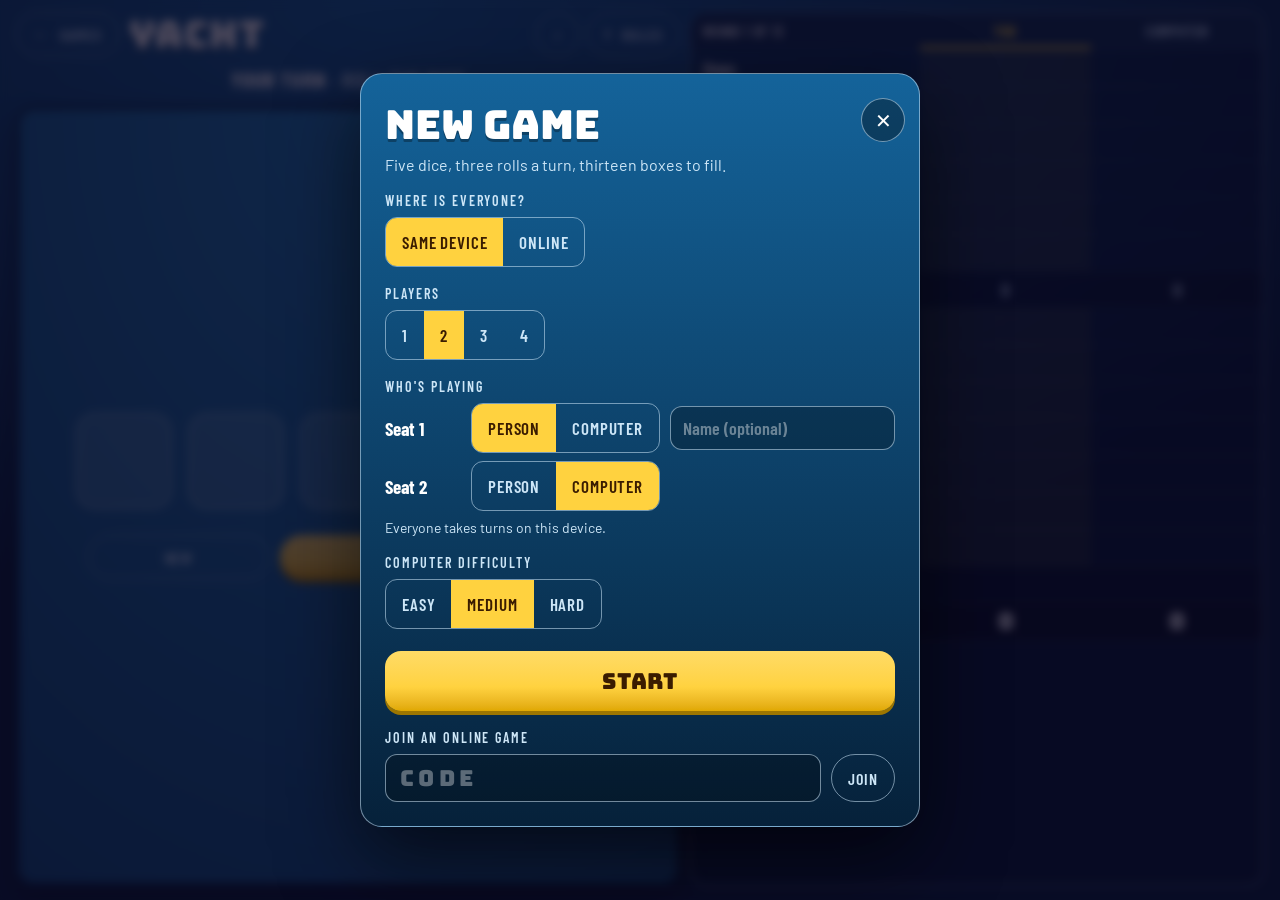
<file: games/yacht/index.html>
<!doctype html>
<html lang="en">
<head>
<meta charset="utf-8">
<meta name="viewport" content="width=device-width, initial-scale=1, viewport-fit=cover, user-scalable=no">
<meta name="apple-mobile-web-app-capable" content="yes">
<meta name="mobile-web-app-capable" content="yes">
<meta name="apple-mobile-web-app-status-bar-style" content="black-translucent">
<meta name="apple-mobile-web-app-title" content="Yacht">
<meta name="theme-color" content="#0c3a5e">
<title>Yacht</title>
<link rel="stylesheet" href="../../assets/kit.css">
<style>
/* Layout: portrait = top bar, status, dice tray with the roll button, scorecard filling the rest.
   Landscape = dice on the left, scorecard on the right. */
:root{
  --bg1:#14639a; --bg2:#06213a;
  --muted:#cde6f7; --panel:rgba(0,20,45,.45); --line:rgba(205,230,247,.55);
  --accent:#ffd23f; --accent-2:#e0a800; --accent-ink:#3a1c00;
  --die:clamp(46px,min(15vw,8.5vh),86px);
}
.page{height:100%;display:grid;gap:10px;
  grid-template-columns:minmax(0,1fr);
  grid-template-rows:auto auto auto minmax(0,1fr);
  grid-template-areas:"top" "status" "tray" "card"}
.topbar{grid-area:top}
.status{grid-area:status}
.trayWrap{grid-area:tray;display:flex;flex-direction:column;align-items:center;gap:10px;padding:12px;border-radius:18px;
  background:radial-gradient(100% 120% at 50% 0%,#1d7fb8,#0e4d78);box-shadow:inset 0 0 0 4px #062b47,0 12px 26px rgba(0,0,0,.4)}
.dice{display:flex;gap:clamp(6px,2.4vw,16px);justify-content:center}
.rollRow{display:flex;gap:10px;width:100%;max-width:520px}
.rollRow .btn{flex:1}
.rollRow #btnRoll{flex:2}
.cardWrap{grid-area:card;min-height:0;overflow:auto;border-radius:16px;background:var(--panel);border:1.5px solid var(--line);-webkit-overflow-scrolling:touch}
@media (orientation:landscape) and (min-width:700px){
  .page{grid-template-columns:minmax(0,1fr) minmax(320px,46%);
    grid-template-rows:auto auto minmax(0,1fr);
    grid-template-areas:"top card" "status card" "tray card"}
  .trayWrap{justify-content:center}
  :root{--die:clamp(44px,min(8vw,13vh),96px)}
  .dice{flex-wrap:wrap}
}
@media (orientation:landscape) and (min-width:700px) and (max-height:520px){
  .page{gap:6px}
  .topbar .logo,.topbar .wide{display:none}
  .topbar{justify-content:space-between;flex-wrap:nowrap}
  .status{font-size:15px;letter-spacing:.02em}
  .btn{min-height:40px}
  .trayWrap{padding:8px;gap:6px}
}

/* Dice */
.die{width:var(--die);height:var(--die);border-radius:20%;border:none;padding:calc(var(--die) * .14);flex:none;
  background:linear-gradient(145deg,#ffffff,#eef3f7 55%,#cfdbe5);box-shadow:0 5px 0 #8fa6b8,0 10px 16px rgba(0,10,30,.45);
  display:grid;grid-template:repeat(3,1fr)/repeat(3,1fr);cursor:pointer;position:relative;
  transition:transform .2s cubic-bezier(.3,1.5,.5,1),box-shadow .2s ease}
.die i{width:72%;height:72%;margin:auto;border-radius:50%;background:#0c3a5e;visibility:hidden}
.die.f0 i{visibility:hidden!important}
.die[data-f="1"] i:nth-child(5),
.die[data-f="2"] i:nth-child(3),.die[data-f="2"] i:nth-child(7),
.die[data-f="3"] i:nth-child(3),.die[data-f="3"] i:nth-child(5),.die[data-f="3"] i:nth-child(7),
.die[data-f="4"] i:nth-child(1),.die[data-f="4"] i:nth-child(3),.die[data-f="4"] i:nth-child(7),.die[data-f="4"] i:nth-child(9),
.die[data-f="5"] i:nth-child(1),.die[data-f="5"] i:nth-child(3),.die[data-f="5"] i:nth-child(5),.die[data-f="5"] i:nth-child(7),.die[data-f="5"] i:nth-child(9),
.die[data-f="6"] i:nth-child(1),.die[data-f="6"] i:nth-child(3),.die[data-f="6"] i:nth-child(4),.die[data-f="6"] i:nth-child(6),.die[data-f="6"] i:nth-child(7),.die[data-f="6"] i:nth-child(9){visibility:visible}
.die[data-f="1"] i:nth-child(5){background:#d22f3c;width:85%;height:85%}
.die.held{transform:translateY(-8%);box-shadow:0 0 0 4px var(--accent),0 0 0 7px #06213a,0 5px 0 #8fa6b8,0 12px 18px rgba(0,10,30,.5)}
.die.held::after{content:"HELD";position:absolute;left:50%;bottom:calc(var(--die) * -.42);translate:-50% 0;font-family:var(--f-ui);font-weight:700;font-size:12px;letter-spacing:.12em;color:var(--accent)}
.die.blank{background:rgba(255,255,255,.12);box-shadow:inset 0 0 0 2px rgba(255,255,255,.3);cursor:default}
.die.rolling{animation:tumble .5s cubic-bezier(.2,.7,.3,1)}
@keyframes tumble{0%{transform:translateY(-30%) rotate(-160deg) scale(.8)}60%{transform:translateY(4%) rotate(12deg) scale(1.05)}100%{transform:none}}
.dice{padding-bottom:16px}

/* Scorecard */
table.sc{width:100%;border-collapse:collapse;font-family:var(--f-ui);font-size:clamp(15px,2.2vmin,19px)}
.sc th,.sc td{padding:0;border-bottom:1px solid rgba(255,255,255,.1);height:clamp(28px,4.1vh,42px)}
.sc thead th{position:sticky;top:0;z-index:1;background:#0b2f4d;font-weight:700;font-size:14px;letter-spacing:.06em;text-transform:uppercase;color:var(--muted);padding:0 4px;
  white-space:nowrap;overflow:hidden;text-overflow:ellipsis;max-width:0}
.sc thead th.on{color:var(--accent);box-shadow:inset 0 -3px 0 var(--accent)}
.sc th.cat{text-align:left;padding-left:12px;font-weight:600;color:#fff;width:40%;white-space:nowrap}
.sc th.cat small{display:block;font-size:11px;font-weight:500;color:var(--muted);letter-spacing:.04em;line-height:1}
.sc td{text-align:center;font-weight:700;font-variant-numeric:tabular-nums}
.sc td.on{background:rgba(255,210,63,.08)}
.sc tr.sum th,.sc tr.sum td{background:rgba(0,0,0,.22);color:var(--muted);font-weight:600}
.sc tr.total th,.sc tr.total td{background:rgba(0,0,0,.35);font-family:var(--f-display);font-weight:400;font-size:clamp(17px,2.6vmin,22px);color:#fff}
.sc td button{width:100%;height:100%;min-height:28px;border:none;background:transparent;font:inherit;font-weight:600;color:rgba(255,255,255,.55);font-style:italic}
.sc td button.zero{color:rgba(255,140,140,.6)}
.sc td button.best{color:var(--accent)}
.sc td button.pick{background:var(--accent);color:var(--accent-ink);font-style:normal;font-weight:700;border-radius:8px}
.sc td.fresh{animation:fresh 1s ease}
@keyframes fresh{0%{background:rgba(255,210,63,.6)}100%{background:transparent}}

.seatRow{display:flex;align-items:center;gap:10px;margin-bottom:8px;flex-wrap:wrap}
.seatRow .nameIn{flex:1 1 150px}
.lobbyName{margin:4px 0 0;text-align:left}
.lobbyName .nameIn{margin-top:6px}
.seatRow .nm{font-family:var(--f-ui);font-weight:700;font-size:19px;min-width:76px}
.thinking::after{content:"";animation:dots 1.2s steps(4) infinite}
@keyframes dots{0%{content:""}25%{content:"."}50%{content:".."}75%{content:"..."}}
.finalList{list-style:none;padding:0;margin:8px 0 0;font-family:var(--f-ui);font-size:20px;font-weight:600}
.finalList li{display:flex;justify-content:space-between;padding:6px 4px;border-bottom:1px solid rgba(255,255,255,.15)}
.finalList li.win{color:var(--accent)}
/* Online */
.sheet .hint{margin:6px 0 0;font-size:14px;color:var(--muted)}
.sheet .err{margin:14px 0 0;padding:10px 12px;border-radius:12px;background:rgba(255,107,107,.18);color:#ffd0d0;font-weight:600}
.seatRow .fixed{font-family:var(--f-ui);font-weight:600;font-size:17px;letter-spacing:.05em;text-transform:uppercase;color:var(--accent);padding-left:4px}
.joinRow{display:flex;gap:10px}
.joinRow input{flex:1;min-width:0;min-height:48px;border-radius:12px;border:1.5px solid var(--line);background:rgba(0,0,0,.25);color:#fff;
  font-family:var(--f-display);font-size:22px;letter-spacing:.2em;text-transform:uppercase;padding:0 14px;-webkit-user-select:text;user-select:text}
.joinRow input::placeholder{color:rgba(255,255,255,.35)}
.sheet .code{font-family:var(--f-display);font-size:clamp(40px,12vmin,64px);letter-spacing:.14em;color:var(--accent);margin:4px 0 12px;
  text-shadow:0 4px 0 rgba(0,0,0,.35);-webkit-user-select:text;user-select:text}
.seatList{list-style:none;padding:0;margin:18px 0 0;text-align:left}
.seatList li{display:flex;align-items:center;gap:10px;min-height:52px;padding:4px;border-bottom:1px solid rgba(255,255,255,.15);font-family:var(--f-ui);font-size:20px;font-weight:600}
.seatList .dot{width:22px;height:22px;border-radius:50%;flex:none}
.seatList .nm{flex:1}
.seatList .st{color:var(--muted)}
.seatList .st.ok{color:#a6f0a0}
.seatList .btn{min-height:40px}
.topbar .btn.room{color:#fff;font-family:var(--f-display);font-weight:400;letter-spacing:.08em}
.topbar .btns{flex-wrap:nowrap}
@media (max-width:520px){ .topbar .btn.room{padding:8px 10px} }
.live{width:10px;height:10px;border-radius:50%;background:#5df07a;box-shadow:0 0 8px #5df07a}
.live.off{background:#ff6b6b;box-shadow:0 0 8px #ff6b6b}
.toast{position:fixed;left:50%;bottom:max(24px,env(safe-area-inset-bottom,0px));translate:-50% 0;z-index:50;max-width:calc(100% - 32px);
  padding:12px 18px;border-radius:14px;background:rgba(6,33,58,.96);border:1.5px solid var(--line);font-family:var(--f-ui);font-weight:600;font-size:18px;text-align:center;
  box-shadow:0 12px 30px rgba(0,0,0,.5)}
@media (prefers-reduced-motion: reduce){ .die{transition:none} .die.rolling,.sc td.fresh{animation:none} }
</style>
</head>
<body>
<div class="page">
  <header class="topbar">
    <a class="btn" href="../../index.html" aria-label="Back to all games">&#8592;<span class="wide">&nbsp;Games</span></a>
    <div class="logo">YACHT</div>
    <div class="btns">
      <button class="btn room" id="btnRoom" type="button" aria-label="Online game details" hidden></button>
      <button class="btn" id="btnSound" type="button">♪</button>
      <button class="btn" id="btnRules" type="button" aria-label="Rules">?<span class="wide">&nbsp;Rules</span></button>
    </div>
  </header>

  <div class="status" id="status" role="status" aria-live="polite"></div>

  <section class="trayWrap" aria-label="Dice">
    <div class="dice" id="dice"></div>
    <div class="rollRow">
      <button class="btn" id="btnNew" type="button">New</button>
      <button class="btn primary" id="btnRoll" type="button">ROLL</button>
    </div>
  </section>

  <div class="cardWrap"><table class="sc" id="sc" aria-label="Scorecard"></table></div>
</div>

<div class="overlay" id="setup" hidden>
  <div class="sheet" role="dialog" aria-labelledby="setupTitle">
    <h2 id="setupTitle">New game</h2>
    <p class="sub">Five dice, three rolls a turn, thirteen boxes to fill.</p>
    <h4>Where is everyone?</h4>
    <div class="seg" id="segMode"><button type="button" data-v="local">Same device</button><button type="button" data-v="online">Online</button></div>
    <h4>Players</h4>
    <div class="seg" id="segCount"><button type="button" data-v="1">1</button><button type="button" data-v="2">2</button><button type="button" data-v="3">3</button><button type="button" data-v="4">4</button></div>
    <h4>Who's playing</h4>
    <div id="seatRows"></div>
    <p class="hint" id="setupHint"></p>
    <div id="levelWrap">
      <h4>Computer difficulty</h4>
      <div class="seg" id="segLevel"><button type="button" data-v="easy">Easy</button><button type="button" data-v="medium">Medium</button><button type="button" data-v="hard">Hard</button></div>
    </div>
    <p class="err" id="setupErr" hidden></p>
    <button class="btn primary big go" id="btnStart" type="button">START</button>
    <h4>Join an online game</h4>
    <form class="joinRow" id="joinForm">
      <input id="joinCode" maxlength="5" placeholder="CODE" aria-label="Game code" autocapitalize="characters" autocomplete="off" spellcheck="false" enterkeyhint="go">
      <button class="btn" type="submit">Join</button>
    </form>
  </div>
</div>

<div class="overlay" id="lobby" hidden>
  <div class="sheet center" role="dialog" aria-labelledby="lobbyTitle">
    <h2 id="lobbyTitle">Online game</h2>
    <p class="sub" id="lobbySub"></p>
    <div class="code" id="lobbyCode" aria-label="Game code"></div>
    <button class="btn" id="btnShare" type="button">Share link</button>
    <div class="lobbyName" id="lobbyName" hidden><h4>Your name</h4></div>
    <ul class="seatList" id="lobbySeats"></ul>
    <button class="btn primary big go" id="btnLobbyGo" type="button">START</button>
    <button class="btn go" id="btnLobbyNow" type="button" style="width:100%" hidden>Start now · computer plays open seats</button>
    <button class="btn go" id="btnLobbyLeave" type="button" style="width:100%">Cancel</button>
  </div>
</div>

<div class="overlay" id="quitBox" hidden>
  <div class="sheet center" role="dialog" aria-labelledby="quitTitle">
    <h2 id="quitTitle">Quit game?</h2>
    <p class="sub" id="quitSub"></p>
    <button class="btn primary big go" id="btnQuitYes" type="button">QUIT</button>
    <button class="btn go" id="btnQuitNo" type="button" style="width:100%">Keep playing</button>
  </div>
</div>

<div class="overlay" id="rulesBox" hidden>
  <div class="sheet" role="dialog" aria-labelledby="rulesTitle">
    <h2 id="rulesTitle">How to play</h2>
    <ol class="rules">
      <li>On your turn, roll the five dice up to three times. After each roll, tap any dice you want to <b>hold</b>; the rest are rolled again.</li>
      <li>Then pick one empty box on your scorecard and score the dice there (tap it, then tap again to confirm). You must fill a box every turn, even if it scores 0.</li>
      <li><b>Ones to Sixes</b> score the total of that number. If those six boxes add up to 63 or more, you get a <b>35 bonus</b>.</li>
      <li><b>Three / Four of a kind</b>: the total of all five dice. <b>Full house</b> (three of one, two of another): 25. <b>Small straight</b> (four in a row): 30. <b>Large straight</b> (five in a row): 40. <b>Chance</b>: the total of any dice.</li>
      <li><b>Yacht</b> (all five the same): 50. Each extra Yacht after that earns a <b>100 bonus</b>, as long as your Yacht box scored 50.</li>
      <li><b>Joker rule:</b> for an extra Yacht, use the matching Ones–Sixes box if it's empty. If that's filled, any lower box scores in full (a Full house counts 25, straights 30 and 40). If those are all full too, take a 0 in an upper box.</li>
      <li>After 13 rounds the highest total wins.</li>
      <li><b>Online:</b> choose <b>Online</b> in setup. You're Host on your device; make the other seats online players or computer, then send the code or link. If someone doesn't turn up, you can start anyway and the computer takes their seat. If an online player drops out mid-game, the computer plays for them until they come back.</li>
    </ol>
    <button class="btn primary big go" id="closeRules" type="button">GOT IT</button>
  </div>
</div>

<div class="overlay" id="overBox" hidden>
  <div class="sheet center" role="dialog" aria-labelledby="overTitle">
    <h2 id="overTitle">You win</h2>
    <ul class="finalList" id="finalList"></ul>
    <p class="sub" id="overWait" hidden>Waiting for the host to start another game…</p>
    <button class="btn primary big go" id="btnAgain" type="button">PLAY AGAIN</button>
    <button class="btn go" id="btnChange" type="button" style="width:100%">Change settings</button>
    <a class="btn go" href="../../index.html" style="width:100%">Home</a>
  </div>
</div>

<div class="toast" id="toast" role="alert" hidden></div>

<script src="../../assets/kit.js"></script>
<script src="../../assets/online.js"></script>
<script>
(function(){
'use strict';
const {sleep, sound, callout, confetti, stopConfetti, seg} = Kit;
const $ = id => document.getElementById(id);
const store = Kit.store('yacht');

/* ---------- Engine ---------- */
const CATS = [
  {id: 'u1', name: 'Ones', face: 1}, {id: 'u2', name: 'Twos', face: 2}, {id: 'u3', name: 'Threes', face: 3},
  {id: 'u4', name: 'Fours', face: 4}, {id: 'u5', name: 'Fives', face: 5}, {id: 'u6', name: 'Sixes', face: 6},
  {id: 'k3', name: 'Three of a kind'}, {id: 'k4', name: 'Four of a kind'}, {id: 'fh', name: 'Full house', note: '25'},
  {id: 'ss', name: 'Small straight', note: '30'}, {id: 'ls', name: 'Large straight', note: '40'}, {id: 'y', name: 'Yacht', note: '50'},
  {id: 'ch', name: 'Chance'}
];
const UPPER = CATS.slice(0, 6), LOWER = CATS.slice(6);
const sum = d => d.reduce((a, b) => a + b, 0);
function counts(d){ const c = [0, 0, 0, 0, 0, 0, 0]; d.forEach(x => c[x]++); return c; }
const isYacht = d => d.length === 5 && d.every(x => x === d[0]);
function hasRun(c, n){ for (let s = 1; s + n - 1 <= 6; s++){ let ok = true; for (let k = s; k < s + n; k++) if (!c[k]){ ok = false; break; } if (ok) return true; } return false; }
function raw(id, d){
  const c = counts(d), mx = Math.max(...c);
  switch (id){
    case 'k3': return mx >= 3 ? sum(d) : 0;
    case 'k4': return mx >= 4 ? sum(d) : 0;
    case 'fh': return (c.includes(3) && c.includes(2)) ? 25 : 0;
    case 'ss': return hasRun(c, 4) ? 30 : 0;
    case 'ls': return hasRun(c, 5) ? 40 : 0;
    case 'y': return mx === 5 ? 50 : 0;
    case 'ch': return sum(d);
    default: { const f = +id[1]; return c[f] * f; }
  }
}
/* Which boxes may be filled with these dice, and what each scores, with the joker rule for extra Yachts. */
function options(card, d){
  const open = CATS.filter(c => card[c.id] == null), out = {};
  if (isYacht(d) && card.y != null){
    const up = 'u' + d[0];
    if (card[up] == null){ out[up] = raw(up, d); return out; }
    const low = open.filter(c => !c.face);
    if (low.length){
      low.forEach(c => { out[c.id] = c.id === 'fh' ? 25 : c.id === 'ss' ? 30 : c.id === 'ls' ? 40 : raw(c.id, d); });
      return out;
    }
    open.forEach(c => { out[c.id] = 0; });
    return out;
  }
  open.forEach(c => { out[c.id] = raw(c.id, d); });
  return out;
}
const yachtBonus = (card, d) => isYacht(d) && card.y === 50 ? 100 : 0;
function totals(card){
  const up = UPPER.reduce((a, c) => a + (card[c.id] || 0), 0), bonus = up >= 63 ? 35 : 0;
  const low = LOWER.reduce((a, c) => a + (card[c.id] || 0), 0);
  return {up, bonus, low, yb: card.yb || 0, total: up + bonus + low + (card.yb || 0)};
}
const filled = card => CATS.filter(c => card[c.id] != null).length;

/* ---------- Computer ----------
   Dice are treated as sorted multisets. Hard works out, for every possible hold, the exact expected value of the
   best box it could fill after the remaining rolls. A box's value is its score minus a typical score for that box,
   so a low roll goes where it costs least, with extra weight on reaching the upper bonus. Medium only looks one roll
   ahead; easy keeps its most common number and takes the highest raw score. */
const PAR = {u1: 2.1, u2: 5.3, u3: 8.6, u4: 12.2, u5: 15.7, u6: 19.2, k3: 21.7, k4: 13.1, fh: 22.6, ss: 29.5, ls: 32.7, y: 16.9, ch: 22};
const key = d => d.slice().sort().join('');
const MS = [[[]]];   // MS[n] = every sorted multiset of n dice, with its probability
for (let n = 1; n <= 5; n++){
  const out = [];
  const gen = (min, cur) => { if (cur.length === n){ out.push(cur.slice()); return; } for (let f = min; f <= 6; f++){ cur.push(f); gen(f, cur); cur.pop(); } };
  gen(1, []);
  MS.push(out);
}
const FACT = [1, 1, 2, 6, 24, 120];
const PROB = {};
MS.forEach((list, n) => list.forEach(m => { const c = counts(m); PROB[key(m)] = FACT[n] / c.reduce((a, x) => a * FACT[x], 1) / 6 ** n; }));
function boxValue(card, id, s, level){
  if (level === 'easy') return s;
  const left = 13 - filled(card);
  let v = s - (left > 1 ? PAR[id] : 0) * (level === 'hard' ? 1 : .6);
  const t = totals(card);
  if (id[0] === 'u' && t.up < 63 && left > 1){
    const f = +id[1], need = 63 - t.up, openUp = UPPER.filter(c => card[c.id] == null);
    const par = openUp.reduce((a, c) => a + 3 * c.face, 0);
    if (par >= need) v += (s - 3 * f) * (level === 'hard' ? .9 : .5);   // on track for the bonus: reward beating three of a kind
  }
  if (id === 'y' && s === 0 && left > 1) v -= 6;
  return v;
}
function endValue(card, d, level){
  const o = options(card, d), yb = yachtBonus(card, d);
  let best = -Infinity, pick = null;
  for (const id in o){ const v = boxValue(card, id, o[id], level) + yb; if (v > best){ best = v; pick = id; } }
  return {v: best, pick};
}
/* Value tables for the current scorecard: V[r][state] = expected value with r rolls left. */
function plan(card, level){
  const states = MS[5], V0 = {};
  states.forEach(s => { V0[key(s)] = endValue(card, s, level).v; });
  const expect = (V, cache, keep) => {
    const k = key(keep);
    if (cache[k] != null) return cache[k];
    let e = 0;
    for (const o of MS[5 - keep.length]) e += PROB[key(o)] * V[key(keep.concat(o))];
    return cache[k] = e;
  };
  const best = (V, cache, d) => {
    let bv = -Infinity, bk = null;
    for (let m = 0; m < 32; m++){
      const keep = d.filter((_, i) => m & 1 << i), e = expect(V, cache, keep);
      if (e > bv + 1e-9){ bv = e; bk = m; }
    }
    return {v: bv, mask: bk};
  };
  const c1 = {}, V1 = {};
  states.forEach(s => { V1[key(s)] = best(V0, c1, s).v; });
  const c2 = {};
  return {holds: (d, rollsLeft) => best(rollsLeft >= 2 && level === 'hard' ? V1 : V0, rollsLeft >= 2 && level === 'hard' ? c2 : c1, d).mask};
}
function easyHolds(d){
  const c = counts(d);
  let f = 6; for (let k = 6; k >= 1; k--) if (c[k] > c[f]) f = k;
  if (hasRun(c, 4) && !hasRun(c, 5)) return d.reduce((m, x, i) => (d.indexOf(x) === i ? m | 1 << i : m), 0);
  return d.reduce((m, x, i) => x === f ? m | 1 << i : m, 0);
}

/* ---------- State ----------
   Seat kinds: 'local' (a person on this device), 'cpu', 'remote' (a person in an online room; cid is their client id).
   Online, the host's browser owns S: it rolls the dice and checks every move. Guests send holds, rolls and the box
   they picked; the host sends back the new state. */
const cfg = Object.assign({count: 2, cpu: [false, true, true, true], level: 'medium'}, store.get('cfg', {}));
if (!cfg.mode) cfg.mode = 'local';                       // 'local' | 'online'
if (!cfg.oseats) cfg.oseats = ['h', 'o', 'o', 'o'];      // online: seat 0 is the host, others o online / c computer
if (!cfg.names) cfg.names = ['', '', '', ''];           // names typed for people on this device
let S = null, gen = 0, busy = false, thinking = false, pick = null, rolling = [], fresh = null;
let net = null, pending = null, waiting = false, hostAway = false, shownOver = '';
const gone = new Set();   // host: guests seen leaving (their claimed seat is free again)
const SEAT_COLORS = ['#ffd23f', '#5fd0ff', '#ff7b84', '#a6e22e'];
const isHost = () => !!net && net.role === 'host';
const isGuest = () => !!net && net.role === 'guest';
const kindOf = t => S.players[t].kind || (S.players[t].cpu ? 'cpu' : 'local');
const present = cid => !!(net && cid && net.room.present && net.room.present.has(cid));
const mine = t => isGuest() ? S.players[t].cid === Online.me : kindOf(t) === 'local';
const myCount = () => S.players.filter((_, t) => mine(t)).length;
const isMe = t => myCount() === 1 && mine(t);
const nameOf = t => { const x = S.players[t]; return isMe(t) && !x.named ? 'You' : Kit.cleanName(x.name) || 'Player ' + (t + 1); };
const noteText = () => (S.note || '').replace(/@(\d)/g, (_, k) => nameOf(+k));
/* Can someone on this device act for the seat whose turn it is? */
const canAct = () => !!S && !S.lobby && !S.over && mine(S.turn) && !busy && !waiting && !(isGuest() && hostAway);
/* Does this device play the turn automatically (computer, or an online player who has dropped out)? */
function isAuto(){
  if (!S || S.lobby || S.over || isGuest()) return false;
  const k = kindOf(S.turn);
  return k === 'cpu' || (k === 'remote' && !present(S.players[S.turn].cid));
}
/* Saves locally, and online sends the new state to the guests. Nothing in Yacht is hidden, so they get all of it. */
function save(fx){
  if (!isGuest()) store.set('game', S);
  if (isHost()) net.room.send({t: 'state', S, fx});
}
function freshSeats(){
  const online = cfg.mode === 'online', n = online ? Math.max(2, cfg.count) : cfg.count;
  const kinds = Array.from({length: n}, (_, t) => online ? (t === 0 ? 'local' : cfg.oseats[t] === 'c' ? 'cpu' : 'remote') : (cfg.cpu[t] ? 'cpu' : 'local'));
  const cpus = kinds.filter(k => k === 'cpu').length, people = n - cpus;
  let ci = 0, pi = 0;
  const typed = t => kinds[t] !== 'local' ? '' : online ? Kit.myName() : Kit.cleanName(cfg.names[t]);
  return kinds.map((kind, t) => {
    const fallback = kind === 'cpu' ? (cpus === 1 ? 'Computer' : 'Computer ' + (++ci)) : online ? (t === 0 ? 'Host' : 'Player ' + (t + 1)) : (people === 1 ? 'You' : 'Player ' + (++pi));
    return {kind, cpu: kind === 'cpu', cid: null, name: typed(t) || fallback, named: !!typed(t)};
  });
}
const blankDice = () => ({dice: [0, 0, 0, 0, 0], held: [false, false, false, false, false], rolls: 0});
function newGame(seats, lobby){
  gen++; stopConfetti(); busy = false; thinking = false; pick = null; pending = null; waiting = false;
  seats = seats || freshSeats();
  S = Object.assign({players: seats.map(x => ({kind: x.kind || (x.cpu ? 'cpu' : 'local'), cpu: !!x.cpu, cid: x.cid || null, name: x.name, named: !!x.named, card: {}})),
    level: cfg.level, turn: 0, round: 1, note: '', over: false, started: true,
    seq: 0, gid: Math.random().toString(36).slice(2, 8), lobby: !!lobby, online: net ? {code: net.room.code} : null}, blankDice());
  $('overBox').hidden = true;
  save('new'); render(); beginTurn();
}
function beginTurn(){
  if (!S || S.over || S.lobby || isGuest()) return;
  if (isAuto()) cpuTurn();
}
async function roll(){
  if (S.rolls >= 3 || busy) return;
  busy = true; pick = null;
  rolling = [];
  S.dice = S.dice.map((f, i) => { if (S.held[i] && S.rolls > 0) return f; rolling.push(i); return 1 + Math.floor(Math.random() * 6); });
  S.rolls++; S.seq++;
  sound.dice();
  save('roll'); render();
  rolling = [];
  const g = gen;
  await sleep(480);
  if (g !== gen) return;
  busy = false;
  if (isYacht(S.dice)){ callout('YACHT!'); sound.win(); }
  render();
}
function score(id){
  const t = S.turn, p = S.players[t], o = options(p.card, S.dice);
  if (!(id in o)) return;
  const yb = yachtBonus(p.card, S.dice);
  p.card[id] = o[id];
  if (yb) p.card.yb = (p.card.yb || 0) + yb;
  const bonus = !!totals(p.card).bonus && !p.bonusShown;
  if (bonus) p.bonusShown = true;
  S.note = `@${t} scored ${o[id]} in ${CATS.find(c => c.id === id).name}`;
  pick = null;
  Object.assign(S, blankDice());
  S.seq++;
  S.turn = (t + 1) % S.players.length;
  if (S.turn === 0) S.round++;
  const fx = {k: 'score', p: t, id, v: o[id], yb, bonus};
  scored(fx);
  if (S.round > 13){ finish(fx); return; }
  save(fx); render(); beginTurn();
}
/* Sounds, callouts and the highlight for a box just scored (run on every device). */
function scored(fx){
  fresh = {p: fx.p, id: fx.id};
  if (fx.yb){ callout('+100 BONUS'); sound.win(); }
  else if (fx.v >= 25 || (fx.id[0] === 'u' && fx.v >= 3 * +fx.id[1] + 1)) sound.good();
  else if (fx.v === 0) sound.bad();
  else sound.place();
  if (fx.bonus) setTimeout(() => callout('+35 BONUS'), fx.yb ? 1300 : 0);
}
function finish(fx){
  S.over = true;
  save(fx); render();
  const g = gen, gid = S.gid;
  setTimeout(() => { if (g === gen && S.gid === gid && S.over) showOver(); }, 700);
}
function showOver(){
  if (shownOver === S.gid) return;
  shownOver = S.gid;
  const tots = S.players.map(p => totals(p.card).total), top = Math.max(...tots);
  const wins = S.players.map((_, t) => t).filter(t => tots[t] === top);
  const one = S.players.length === 1, solo = one && !net;
  $('overTitle').textContent = one ? `${top} points` : wins.length > 1 ? 'A tie!' : isMe(wins[0]) ? 'You win' : nameOf(wins[0]) + ' wins';
  const order = S.players.map((p, t) => ({t, v: tots[t]})).sort((a, b) => b.v - a.v);
  $('finalList').innerHTML = order.map(x => `<li class="${x.v === top && !one ? 'win' : ''}"><span>${nameOf(x.t)}</span><span>${x.v}</span></li>`).join('') +
    (solo ? `<li><span>Best so far</span><span>${Math.max(top, store.get('best', 0))}</span></li>` : '');
  if (solo) store.set('best', Math.max(top, store.get('best', 0)));
  $('overWait').hidden = !isGuest();
  $('btnAgain').hidden = $('btnChange').hidden = isGuest();
  $('overBox').hidden = false;
  if (one || myCount() === 0 || wins.some(mine)){ sound.win(); confetti(['#ffd23f', '#ffffff', '#1d7fb8', '#d22f3c']); } else sound.bad();
}
/* The computer's turn. It re-checks after every pause, because an online player who dropped out may come back. */
async function cpuTurn(){
  const g = gen, t = S.turn, card = S.players[t].card, lv = S.level;
  if (busy || !isAuto()) return;
  const away = kindOf(t) === 'remote';
  const ok = () => g === gen && S.turn === t && !S.over && isAuto();
  const stop = () => { thinking = false; render(); };
  const pl = lv === 'easy' ? null : plan(card, lv);
  thinking = true; render();
  await sleep(away ? 2500 : 600);
  if (!ok()) return stop();
  if (S.rolls === 0){ await roll(); if (!ok()) return stop(); }
  while (S.rolls < 3){
    await sleep(500);
    if (!ok()) return stop();
    const mask = lv === 'easy' ? easyHolds(S.dice) : pl.holds(S.dice, 3 - S.rolls);
    if (mask === 31) break;   // happy with these
    S.held = S.dice.map((_, i) => !!(mask & 1 << i));
    save('hold'); render();
    await sleep(700);
    if (!ok()) return stop();
    await roll();
    if (!ok()) return stop();
  }
  await sleep(500);
  if (!ok()) return stop();
  thinking = false;
  const o = options(card, S.dice);
  let best = null, bv = -Infinity;
  for (const id in o){ const v = boxValue(card, id, o[id], lv) + Math.random() * .001; if (v > bv){ bv = v; best = id; } }
  pick = best; render();
  await sleep(700);
  if (!ok()){ pick = null; return stop(); }
  score(best);
}

/* ---------- Drawing ---------- */
function renderDice(){
  const el = $('dice'), act = canAct();
  el.innerHTML = S.dice.map((f, i) => {
    const cls = ['die', f ? '' : 'blank', S.held[i] && S.rolls ? 'held' : '', rolling.includes(i) ? 'rolling' : ''].join(' ');
    const label = f ? `Die ${i + 1}: ${f}${S.held[i] ? ', held' : ''}` : `Die ${i + 1}: not rolled`;
    return `<button type="button" class="${cls}" data-i="${i}" data-f="${f}" aria-label="${label}" aria-pressed="${!!S.held[i]}" ${act && f && S.rolls < 3 ? '' : 'tabindex="-1"'}>${'<i></i>'.repeat(9)}</button>`;
  }).join('');
}
function renderCard(){
  const P = S.players, t = S.turn, act = canAct() && S.rolls > 0;
  const opts = S.rolls > 0 && !S.over && !S.lobby ? options(P[t].card, S.dice) : {};
  let bestId = null, bv = -1;
  for (const id in opts) if (opts[id] > bv){ bv = opts[id]; bestId = id; }
  const tots = P.map(p => totals(p.card));
  const short = P.length > 2 ? n => n.replace('Player ', 'P').replace('Computer', 'CPU') : n => n;   // narrow columns on phones
  const th = (p, i) => `<th class="${i === t && !S.over ? 'on' : ''}" title="${nameOf(i)}">${short(nameOf(i))}</th>`;
  let o = `<thead><tr><th class="cat">Round ${Math.min(S.round, 13)} of 13</th>${P.map(th).join('')}</tr></thead><tbody>`;
  const row = c => {
    o += `<tr><th class="cat" scope="row">${c.name}${c.note ? ` <small>${c.note}</small>` : ''}</th>`;
    P.forEach((p, i) => {
      const v = p.card[c.id], on = i === t && !S.over;
      const fr = fresh && fresh.p === i && fresh.id === c.id ? ' fresh' : '';
      if (v != null) o += `<td class="${on ? 'on' : ''}${fr}">${v}</td>`;
      else if (on && c.id in opts){
        const s = opts[c.id], cls = pick === c.id ? 'pick' : s === 0 ? 'zero' : c.id === bestId ? 'best' : '';
        o += `<td class="on"><button type="button" class="${cls}" data-id="${c.id}" ${act ? '' : 'tabindex="-1"'} aria-label="Score ${s} in ${c.name}">${s}</button></td>`;
      } else o += `<td class="${on ? 'on' : ''}"></td>`;
    });
    o += '</tr>';
  };
  UPPER.forEach(row);
  o += `<tr class="sum"><th class="cat">Upper total <small>35 bonus at 63</small></th>${tots.map((x, i) => `<td class="${i === t && !S.over ? 'on' : ''}">${x.up}${x.bonus ? ' +35' : ''}</td>`).join('')}</tr>`;
  LOWER.forEach(row);
  o += `<tr class="sum"><th class="cat">Yacht bonus</th>${tots.map(x => `<td>${x.yb || ''}</td>`).join('')}</tr>`;
  o += `<tr class="total"><th class="cat">Total</th>${tots.map(x => `<td>${x.total}</td>`).join('')}</tr></tbody>`;
  $('sc').innerHTML = o;
  fresh = null;
}
function statusHtml(){
  const note = noteText(), who = nameOf(S.turn), lead = isMe(S.turn) ? 'Your turn' : who + "'s turn";
  if (S.lobby) return 'Waiting for players to join';
  if (isGuest() && hostAway) return '<b>The host disconnected</b> · waiting for them to come back';
  if (S.over) return '<b>Game over</b>';
  if (!mine(S.turn)){
    const away = isAuto() && kindOf(S.turn) === 'remote';
    return `<span class="${thinking || isGuest() || kindOf(S.turn) === 'remote' ? 'thinking' : ''}">${note && S.rolls === 0 ? note + ' · ' : ''}${lead}${away ? ' · away, the computer is playing' : ''}</span>`;
  }
  if (busy || waiting) return `<b>${lead}</b>`;
  if (S.rolls === 0) return `<b>${lead}</b> · ${note ? note + ' · ' : ''}roll the dice`;
  if (pick){ const s = options(S.players[S.turn].card, S.dice)[pick]; return `<b>${lead}</b> · tap again to score ${s} in ${CATS.find(c => c.id === pick).name}`; }
  if (S.rolls >= 3) return `<b>${lead}</b> · pick a box to score`;
  return `<b>${lead}</b> · tap dice to hold, roll again, or pick a box`;
}
function render(){
  $('status').innerHTML = statusHtml();
  const r = $('btnRoll');
  r.textContent = S.rolls === 0 ? 'ROLL' : S.rolls >= 3 ? 'NO ROLLS LEFT' : `ROLL · ${3 - S.rolls} LEFT`;
  r.disabled = !(canAct() && S.rolls < 3 && !(S.rolls > 0 && S.held.every(Boolean)));
  $('btnNew').textContent = net ? 'Quit' : 'New';
  $('btnRoom').hidden = !net;
  if (net) $('btnRoom').innerHTML = `<span class="live${isGuest() && hostAway ? ' off' : ''}"></span><span class="wide">${net.room.code}</span>`;
  renderDice(); renderCard();
}

/* ---------- Input ---------- */
/* A guest sends what it wants to do and waits for the host's new state; if none comes, it asks for the state again. */
function send(t, extra){
  waiting = true; render();
  const seq = S.seq;
  net.room.send(Object.assign({t, seq}, extra));
  setTimeout(() => { if (waiting && S.seq === seq){ waiting = false; if (net) net.room.send({t: 'hello', name: Kit.myName()}); render(); } }, 4000);
}
$('dice').addEventListener('click', e => {
  const b = e.target.closest('.die');
  if (!b || !canAct() || !S.rolls || S.rolls >= 3) return;
  const i = +b.dataset.i;
  S.held[i] = !S.held[i]; pick = null;
  sound.click(); render();
  // holds don't wait for the host, so quick taps aren't lost; the next roll carries the full set anyway
  if (isGuest()) net.room.send({t: 'hold', i, v: S.held[i]});
  else save('hold');
});
$('sc').addEventListener('click', e => {
  const b = e.target.closest('button[data-id]');
  if (!b || !canAct() || !S.rolls) return;
  const id = b.dataset.id;
  if (pick !== id){ pick = id; sound.click(); render(); return; }
  if (isGuest()){ pick = null; send('score', {id}); }
  else score(id);
});
$('btnRoll').addEventListener('click', () => {
  if (!canAct()) return;
  if (isGuest()) send('roll', {held: S.held.slice()});
  else roll();
});
$('btnNew').addEventListener('click', () => {
  if (net){ openQuit(); return; }
  syncSetup(); $('setupErr').hidden = true; $('setup').hidden = false;
});
$('btnStart').addEventListener('click', async () => {
  store.set('cfg', cfg);
  const seats = freshSeats(), btn = $('btnStart');
  if (net) closeRoom();
  if (!seats.some(x => x.kind === 'remote')){ $('setup').hidden = true; newGame(seats); return; }
  btn.disabled = true; btn.textContent = 'CONNECTING…'; $('setupErr').hidden = true;
  try{ await hostRoom(); }
  catch(e){ net = null; $('setupErr').textContent = e.message; $('setupErr').hidden = false; btn.disabled = false; syncHint(); return; }
  btn.disabled = false; syncHint();
  $('setup').hidden = true;
  newGame(seats, true);
  showLobby();
});
$('btnRules').addEventListener('click', () => $('rulesBox').hidden = false);
$('closeRules').addEventListener('click', () => $('rulesBox').hidden = true);
$('btnAgain').addEventListener('click', () => newGame(S.players));
$('btnChange').addEventListener('click', () => { $('overBox').hidden = true; stopConfetti(); syncSetup(); $('setup').hidden = false; });
['setup', 'rulesBox'].forEach(id => $(id).addEventListener('click', e => { if (e.target.id === id && S && S.started) $(id).hidden = true; }));
Kit.sheetClose($('setup'), () => !!(S && S.started));
$('lobby').addEventListener('click', e => { if (e.target.id === 'lobby' && S && !S.lobby) $('lobby').hidden = true; });
Kit.soundButton($('btnSound'));

function seatRows(){
  const box = $('seatRows'), online = cfg.mode === 'online';
  // online needs somebody to play against
  $('segCount').querySelector('[data-v="1"]').hidden = online;
  if (online && cfg.count === 1){ cfg.count = 2; syncers[1](); }
  box.innerHTML = '';
  for (let t = 0; t < cfg.count; t++){
    const row = document.createElement('div');
    row.className = 'seatRow';
    const lab = `<span class="nm">Seat ${t + 1}</span>`;
    if (online && t === 0){
      row.innerHTML = lab + '<span class="fixed">You · this device</span>';
      row.appendChild(Kit.nameField(Kit.myName(), 'Your name', v => Kit.setMyName(v)));
      box.appendChild(row); continue;
    }
    if (online){
      row.innerHTML = lab + '<div class="seg"><button type="button" data-v="o">Online player</button><button type="button" data-v="c">Computer</button></div>';
      seg(row.querySelector('.seg'), () => cfg.oseats[t], v => { cfg.oseats[t] = v; syncLevel(); syncHint(); });
    } else {
      row.innerHTML = lab + '<div class="seg"><button type="button" data-v="h">Person</button><button type="button" data-v="c">Computer</button></div>';
      seg(row.querySelector('.seg'), () => cfg.cpu[t] ? 'c' : 'h', v => { cfg.cpu[t] = v === 'c'; seatRows(); });
      if (!cfg.cpu[t]) row.appendChild(Kit.nameField(cfg.names[t], 'Name (optional)', v => { cfg.names[t] = v; }));
    }
    box.appendChild(row);
  }
  syncLevel(); syncHint();
}
const syncLevel = () => {
  const kinds = cfg.mode === 'online' ? cfg.oseats.slice(1, cfg.count) : cfg.cpu.slice(0, cfg.count).map(c => c ? 'c' : 'h');
  // online seats fall back to the computer if their player drops out, so the level matters for them too
  $('levelWrap').hidden = !kinds.some(k => k === 'c' || k === 'o');
};
function syncHint(){
  const online = cfg.mode === 'online', others = cfg.oseats.slice(1, cfg.count).filter(k => k === 'o').length;
  $('setupHint').textContent = online
    ? (others ? `You'll get a code and a link to send to ${others === 1 ? 'the other player' : `the other ${others} players`}.` : 'Make at least one seat an online player.')
    : 'Everyone takes turns on this device.';
  $('btnStart').textContent = online && others ? 'CREATE ONLINE GAME' : 'START';
}
const syncers = [
  seg($('segMode'), () => cfg.mode, v => { cfg.mode = v; seatRows(); }),
  seg($('segCount'), () => cfg.count, v => { cfg.count = +v; if (cfg.count === 1) cfg.cpu[0] = false; seatRows(); }),
  seg($('segLevel'), () => cfg.level, v => cfg.level = v)
];
function syncSetup(){ syncers.forEach(f => f()); seatRows(); }

/* ---------- Online ---------- */
function toast(text){
  const el = $('toast'); el.textContent = text; el.hidden = false;
  clearTimeout(toast.t); toast.t = setTimeout(() => { el.hidden = true; }, 4500);
}
async function hostRoom(code){
  const room = await Online.host({game: 'yacht', code, on: {
    msg: onHostMsg,
    join: cid => { gone.delete(cid); renderLobby(); render(); },
    leave: cid => {
      gone.add(cid); renderLobby(); render();
      if (S && !S.lobby && !S.over && S.players[S.turn].cid === cid && !busy) beginTurn();
    }
  }});
  net = {room, role: 'host'};
}
function closeRoom(){
  if (!net) return;
  if (isHost()) net.room.send({t: 'closed'});
  if (net.room.close) net.room.close();
  net = null;
}
/* A guest's name for its seat; blank goes back to "Player N". Returns whether anything changed. */
function setName(t, raw){
  const x = S.players[t], v = Kit.cleanName(raw), name = v || 'Player ' + (t + 1);
  if (x.name === name && !!x.named === !!v) return false;
  x.name = name; x.named = !!v;
  return true;
}
function onHostMsg(m, from){
  if (!S) return;
  const seatOf = () => S.players.findIndex(x => x.cid === from);
  if (m.t === 'hello'){
    gone.delete(from);
    let changed = false;
    if (S.lobby && seatOf() < 0){
      const seat = S.players.find((x, t) => kindOf(t) === 'remote' && (!x.cid || gone.has(x.cid)));
      if (seat){ seat.cid = from; changed = true; }
    }
    if (seatOf() >= 0 && Kit.cleanName(m.name) && setName(seatOf(), m.name)) changed = true;
    if (changed){ save(); renderLobby(); render(); }
    else net.room.send({t: 'state', S, to: from});
  } else if (m.t === 'claim' && S.lobby){
    const x = S.players[m.seat];
    if (x && kindOf(m.seat) === 'remote' && (!x.cid || gone.has(x.cid))){
      S.players.forEach(y => { if (y.cid === from) y.cid = null; });
      x.cid = from;
      if (Kit.cleanName(m.name)) setName(m.seat, m.name);
      save(); renderLobby(); render();
    }
  } else if (m.t === 'name'){
    const t = seatOf();
    if (t >= 0 && setName(t, m.name)){ save(); renderLobby(); render(); }
  } else if (m.t === 'hold' || m.t === 'roll' || m.t === 'score'){
    if (S.lobby || S.over || kindOf(S.turn) !== 'remote' || S.players[S.turn].cid !== from) return;
    if (m.t === 'hold'){
      if (S.rolls > 0 && S.rolls < 3 && m.i >= 0 && m.i < 5){ S.held[m.i] = !!m.v; save('hold'); render(); }
      return;
    }
    if (busy || m.seq !== S.seq) return;
    if (m.t === 'roll' && S.rolls < 3){
      if (S.rolls > 0 && Array.isArray(m.held)) S.held = S.dice.map((_, i) => !!m.held[i]);
      roll();
    } else if (m.t === 'score' && S.rolls > 0 && m.id in options(S.players[S.turn].card, S.dice)) score(m.id);
  } else if (m.t === 'quit'){
    /* A guest quit: in the waiting room their seat opens up again; in a game the computer takes it over. */
    const t = seatOf();
    if (t < 0) return;
    const x = S.players[t];
    x.cid = null;
    if (!S.lobby){ x.kind = 'cpu'; x.cpu = true; toast(`${Kit.cleanName(x.name)} left · the computer is playing for them`); }
    save(); render(); renderLobby();
    if (!S.lobby && !S.over && S.turn === t && !busy) beginTurn();
  }
}
async function joinRoom(code){
  gen++; stopConfetti(); busy = false; pending = null; hostAway = false; waiting = false;
  ['setup', 'overBox', 'lobby'].forEach(id => { $(id).hidden = true; });
  $('status').innerHTML = `Connecting to game <b>${code}</b>…`;
  let room;
  try{
    room = await Online.join({game: 'yacht', code, on: {
      msg: onGuestMsg,
      hostGone: () => { hostAway = true; render(); },
      hostBack: () => { hostAway = false; room.send({t: 'hello', name: Kit.myName()}); render(); },
      join: () => { render(); renderLobby(); },
      leave: () => { render(); renderLobby(); }
    }});
  }catch(e){ leaveRoom(e.message); return; }
  net = {room, role: 'guest', joining: true};
  store.set('guest', {code: room.code});
  room.send({t: 'hello', name: Kit.myName()});
  const g = gen;
  setTimeout(() => { if (g === gen && isGuest() && net.joining) leaveRoom(`No game found with code ${code}.`); }, 7000);
}
function onGuestMsg(m){
  if (m.t === 'state'){ if (busy) pending = m; else applyState(m.S, m.fx); }
  else if (m.t === 'closed') leaveRoom('The host ended the online game.');
}
function applyState(ns, fx){
  const first = net.joining;
  net.joining = false;
  // our own quick hold taps may be ahead of the host's echo of an earlier one
  if (fx === 'hold' && S && S.gid === ns.gid && S.seq === ns.seq && mine(ns.turn)) ns.held = S.held;
  S = ns; pending = null; waiting = false;
  if (fx !== 'hold') pick = null;
  if (fx === 'roll'){
    rolling = S.dice.map((_, i) => i).filter(i => !(S.held[i] && S.rolls > 1));
    sound.dice(); busy = true;
    const g = gen;
    setTimeout(() => {
      if (g !== gen) return;
      busy = false;
      if (isYacht(S.dice)){ callout('YACHT!'); sound.win(); }
      render();
      if (pending){ const p = pending; pending = null; applyState(p.S, p.fx); }
    }, 480);
  } else if (fx && fx.k === 'score') scored(fx);
  if (S.lobby) showLobby(); else $('lobby').hidden = true;
  if (!S.over){ $('overBox').hidden = true; stopConfetti(); }
  render(); renderLobby();
  rolling = [];
  if (S.over) setTimeout(() => { if (S && S.over && isGuest()) showOver(); }, fx ? 700 : 0);
  if (first) toast(S.players.some(x => x.cid === Online.me) ? 'Joined the game' : 'Watching this game');
}
function leaveRoom(msg){
  closeRoom();
  hostAway = false; waiting = false;
  store.set('guest', null);
  Online.clearUrl();
  gen++; busy = false; pending = null;
  ['lobby', 'overBox'].forEach(id => { $(id).hidden = true; });
  stopConfetti();
  offlineBoot();
  if (msg) toast(msg);
}
/* Host stops the online game: online seats become computer players and play carries on here. */
function endOnline(){
  closeRoom();
  S.online = null;
  S.players.forEach(x => { if (x.kind === 'remote'){ x.kind = 'cpu'; x.cpu = true; x.cid = null; } });
  $('lobby').hidden = true;
  if (S.lobby){ S.lobby = false; store.set('game', null); offlineBoot(); return; }
  save(); render(); beginTurn();
}
function showLobby(){ $('lobby').hidden = false; renderLobby(); }
const lobbyName = Kit.nameField(Kit.myName(), 'Your name', v => {
  Kit.setMyName(v);
  if (!net || !S) return;
  clearTimeout(lobbyName.t);
  lobbyName.t = setTimeout(() => {
    if (isGuest()) net.room.send({t: 'name', name: v});
    else { const t = S.players.findIndex((_, i) => kindOf(i) === 'local'); if (t >= 0){ const x = S.players[t]; x.name = v || 'Host'; x.named = !!v; save(); renderLobby(); render(); } }
  }, 300);
});
$('lobbyName').appendChild(lobbyName);
function renderLobby(){
  if (!net || $('lobby').hidden || !S) return;
  const lobby = !!S.lobby, host = isHost();
  $('lobbyCode').textContent = net.room.code || '';
  // while waiting, anyone with a seat can set the name the others see
  const seated = host || S.players.some(x => x.cid === Online.me);
  $('lobbyName').hidden = !(lobby && seated);
  if (document.activeElement !== lobbyName) lobbyName.value = Kit.myName();
  $('lobbySub').textContent = lobby ? (host ? 'Send this code or link to the other players.' : 'Waiting for the host to start.') : 'Game in progress.';
  $('lobbySeats').innerHTML = S.players.map((x, t) => {
    const k = kindOf(t);
    let st;
    if (k === 'cpu') st = 'Computer';
    else if (k === 'local') st = host ? 'This device' : 'Host';
    else if (isGuest() && x.cid === Online.me) st = 'You';
    else if (!x.cid) st = 'Waiting…';
    else st = present(x.cid) ? 'Joined' : 'Away';
    const open = lobby && isGuest() && k === 'remote' && (!x.cid || !present(x.cid)) && x.cid !== Online.me;
    return `<li><span class="dot" style="background:${SEAT_COLORS[t]}"></span><span class="nm">${Kit.cleanName(x.name)}</span>` +
      (open ? `<button class="btn" type="button" data-seat="${t}">Take seat</button>` : `<span class="st ${st === 'Joined' || st === 'You' ? 'ok' : ''}">${st}</span>`) + '</li>';
  }).join('');
  const go = $('btnLobbyGo'), now = $('btnLobbyNow'), leave = $('btnLobbyLeave');
  if (lobby){
    const ready = S.players.every((x, t) => kindOf(t) !== 'remote' || present(x.cid));
    go.hidden = !host; go.disabled = !ready; go.textContent = ready ? 'START' : 'WAITING FOR PLAYERS';
    now.hidden = !host || ready;
    leave.textContent = host ? 'Cancel' : 'Leave';
  } else {
    go.hidden = false; go.disabled = false; go.textContent = 'BACK TO GAME';
    now.hidden = true;
    leave.textContent = host ? 'End online game' : 'Leave game';
  }
}
function startFromLobby(){
  $('lobby').hidden = true;
  S.lobby = false;
  save('start'); render(); beginTurn();
}
$('btnLobbyGo').addEventListener('click', () => {
  if (!S.lobby){ $('lobby').hidden = true; return; }
  if (isHost()) startFromLobby();
});
/* Someone never turned up: the computer takes any online seat with nobody in it. */
$('btnLobbyNow').addEventListener('click', () => {
  if (!isHost() || !S.lobby) return;
  S.players.forEach((x, t) => { if (kindOf(t) === 'remote' && !present(x.cid)){ x.kind = 'cpu'; x.cpu = true; x.cid = null; } });
  if (!S.players.some((x, t) => kindOf(t) === 'remote')){ closeRoom(); S.online = null; }
  startFromLobby();
});
$('btnLobbyLeave').addEventListener('click', () => {
  if (isGuest()) leaveRoom();
  else if (S.lobby){ closeRoom(); $('lobby').hidden = true; store.set('game', null); offlineBoot(); }
  else endOnline();
});
$('lobbySeats').addEventListener('click', e => {
  const b = e.target.closest('button[data-seat]');
  if (b && isGuest()) net.room.send({t: 'claim', seat: +b.dataset.seat, name: Kit.myName()});
});
$('btnShare').addEventListener('click', async () => {
  const r = await Online.share(net.room.link, 'Join my Yacht game');
  if (r === 'copied') toast('Link copied');
  else if (r === 'failed') toast('Code: ' + net.room.code);
});
$('btnRoom').addEventListener('click', showLobby);
$('joinForm').addEventListener('submit', e => {
  e.preventDefault();
  const code = Online.cleanCode($('joinCode').value);
  if (code.length !== 5){ $('setupErr').textContent = 'Codes are 5 letters and numbers.'; $('setupErr').hidden = false; return; }
  if (net) closeRoom();
  joinRoom(code);
});
/* Quit an online game. A guest leaves (the computer takes their seat); the host ends it for everyone. */
function openQuit(){
  $('quitSub').textContent = isGuest() ? "You'll leave the game and the computer will take your turns." : 'This ends the game for everyone.';
  $('quitBox').hidden = false;
}
function quitOnline(){
  if (!net) return;
  if (isGuest()) net.room.send({t: 'quit'});
  else { net.room.send({t: 'closed'}); store.set('game', null); }
  store.set('guest', null);
  $('btnQuitYes').disabled = true;
  setTimeout(() => { if (net && net.room.close) net.room.close(); net = null; location.href = '../../index.html'; }, 400);   // let the message go out first
}
$('btnQuitYes').addEventListener('click', quitOnline);
$('btnQuitNo').addEventListener('click', () => { $('quitBox').hidden = true; });
$('quitBox').addEventListener('click', e => { if (e.target.id === 'quitBox') $('quitBox').hidden = true; });

/* ---------- Boot ---------- */
function offlineBoot(){
  const saved = store.get('game', null);
  if (saved && saved.players && !saved.over && !saved.online){
    S = saved; S.started = true; S.lobby = false; S.seq = S.seq || 0; S.gid = S.gid || 'g';
    render(); beginTurn();
  } else {
    const seats = freshSeats().map(x => x.kind === 'remote' ? Object.assign(x, {kind: 'cpu', cpu: true}) : x);
    S = Object.assign({players: seats.map(x => Object.assign(x, {card: {}})), level: cfg.level, turn: 0, round: 1, note: '', over: false, seq: 0, gid: 'sample'}, blankDice());
    render();
    syncSetup(); $('setup').hidden = false;
  }
}
async function rehost(){
  try{ await hostRoom(S.online.code); }
  catch(e){ toast('Could not reconnect the online game. The computer will play for the online players.'); }
  save(); render();
  if (S.lobby) showLobby(); else beginTurn();
}
(function boot(){
  const urlCode = Online.codeFromUrl(), guest = store.get('guest', null), saved = store.get('game', null);
  const hosting = saved && saved.players && saved.online && !saved.over ? saved : null;
  if (hosting && (!urlCode || urlCode === hosting.online.code)){
    Online.clearUrl();
    S = hosting; S.started = true;
    render(); rehost();
  } else if (urlCode || (guest && guest.code)){
    offlineBoot(); $('setup').hidden = true;
    joinRoom(urlCode || guest.code);
  } else offlineBoot();
})();
})();
</script>
</body>
</html>
</file>
<file: assets/kit.css>
/* Shared look for Game Room games: fonts, top bar, buttons, segmented controls, dialogs, player cards.
   Each game sets its own palette by overriding the custom properties on :root. */
@import url("https://fonts.googleapis.com/css2?family=Bungee&family=Barlow+Condensed:wght@500;600;700&family=Barlow:wght@400;500;600;700&display=swap");

:root{
  color-scheme: dark;
  --bg1:#3a1f7a; --bg2:#1c0f45;
  --ink:#ffffff; --muted:#cbbef0;
  --panel:rgba(255,255,255,.08); --line:rgba(255,255,255,.5);
  --accent:#ffd23f; --accent-2:#e0a800; --accent-ink:#2a1500;
  --bad:#ff6b6b;
  --f-display:"Bungee","Impact","Arial Black",sans-serif;
  --f-ui:"Barlow Condensed","Arial Narrow","Helvetica Neue",sans-serif;
  --f-body:"Barlow","Helvetica Neue",Arial,sans-serif;
  --r:16px;
}
*{box-sizing:border-box}
[hidden]{display:none!important}
html,body{height:100%;margin:0}
body{
  background:radial-gradient(120% 90% at 30% 0%, var(--bg1), var(--bg2) 75%) fixed, var(--bg2);
  color:var(--ink); font-family:var(--f-body); font-size:16px;
  -webkit-user-select:none; user-select:none; -webkit-tap-highlight-color:transparent;
  touch-action:manipulation; overscroll-behavior:none;
}
button{font:inherit;color:inherit;cursor:pointer;touch-action:manipulation}
:focus-visible{outline:3px solid var(--accent);outline-offset:2px}

/* Page frame: top bar + stage. Games place their own content inside .stage. */
.page{
  min-height:100%; display:flex; flex-direction:column; gap:12px;
  padding: max(12px, env(safe-area-inset-top,0px)) max(16px, env(safe-area-inset-right,0px)) max(14px, env(safe-area-inset-bottom,0px)) max(16px, env(safe-area-inset-left,0px));
}
.topbar{display:flex;align-items:center;gap:10px;flex-wrap:wrap}
.topbar .logo{font-family:var(--f-display);font-size:clamp(19px,4.4vmin,38px);line-height:1;letter-spacing:.02em;text-shadow:0 3px 0 rgba(0,0,0,.35);margin-right:auto;min-width:0;white-space:nowrap;overflow:hidden;text-overflow:ellipsis}
.topbar .btns{display:flex;gap:8px;flex-wrap:wrap}

.btn{
  display:inline-flex;align-items:center;justify-content:center;gap:6px;
  min-height:44px;padding:8px 16px;border-radius:999px;border:1.5px solid var(--line);background:transparent;
  font-family:var(--f-ui);font-weight:600;font-size:16px;letter-spacing:.06em;text-transform:uppercase;color:var(--muted);
  text-decoration:none;transition:transform .08s ease, background .15s ease, opacity .15s ease;
}
.btn:active:not(:disabled){transform:translateY(1px);background:rgba(0,0,0,.2)}
.btn:disabled{opacity:.65;cursor:default}
.btn.snd.off{text-decoration:line-through;opacity:.8}
.btn.primary{
  background:linear-gradient(180deg, color-mix(in srgb, var(--accent) 80%, #fff), var(--accent) 60%, var(--accent-2));
  color:var(--accent-ink);border:none;box-shadow:0 4px 0 color-mix(in srgb, var(--accent-2) 70%, #000);
  font-family:var(--f-display);font-weight:400;letter-spacing:.03em;
}
.btn.primary:disabled{background:var(--panel);color:var(--muted);box-shadow:inset 0 0 0 2px var(--line);opacity:1}
.btn.big{min-height:60px;font-size:22px;border-radius:var(--r);padding:10px 22px;width:100%}

/* Player cards */
.players{display:grid;grid-template-columns:1fr 1fr;gap:10px}
.pcard{
  display:flex;align-items:center;gap:10px;padding:10px 14px;border-radius:var(--r);
  background:var(--panel);border:2px solid transparent;transition:border-color .25s, background .25s;min-width:0;
}
.pcard.on{border-color:var(--accent);background:color-mix(in srgb, var(--accent) 16%, transparent)}
.pcard .swatch{width:26px;height:26px;border-radius:50%;flex:none;box-shadow:inset 0 -3px 0 rgba(0,0,0,.25),0 2px 4px rgba(0,0,0,.35)}
.pcard .who{min-width:0;flex:1}
.pcard .nm{font-family:var(--f-ui);font-weight:700;font-size:20px;line-height:1.1;white-space:nowrap;overflow:hidden;text-overflow:ellipsis}
.pcard .sub{font-size:13px;color:var(--muted);text-transform:uppercase;letter-spacing:.1em;font-family:var(--f-ui);font-weight:600}
.pcard .num{font-family:var(--f-display);font-size:clamp(22px,4vmin,32px);font-variant-numeric:tabular-nums}

.status{font-family:var(--f-ui);font-weight:600;font-size:clamp(17px,2.4vmin,22px);letter-spacing:.05em;text-transform:uppercase;text-align:center;min-height:1.4em;color:var(--muted)}
.status b{color:var(--ink)}

/* Segmented control */
.seg{display:inline-flex;flex-wrap:wrap;border:1.5px solid var(--line);border-radius:12px;overflow:hidden}
/* Player name box (Kit.nameField) */
.nameIn{min-width:0;width:100%;min-height:44px;border-radius:12px;border:1.5px solid var(--line);background:rgba(0,0,0,.25);color:#fff;
  font-family:var(--f-ui);font-weight:600;font-size:18px;padding:0 12px;-webkit-user-select:text;user-select:text}
.nameIn::placeholder{color:rgba(255,255,255,.4)}
.seg button{background:transparent;border:none;min-height:48px;padding:0 16px;font-family:var(--f-ui);font-weight:600;font-size:17px;letter-spacing:.05em;text-transform:uppercase;color:var(--muted)}
.seg button[aria-pressed="true"]{background:var(--accent);color:var(--accent-ink)}

/* Dialogs */
.overlay{
  position:fixed;inset:0;z-index:40;display:flex;align-items:center;justify-content:center;overflow:auto;
  background:rgba(10,5,30,.72);backdrop-filter:blur(5px);-webkit-backdrop-filter:blur(5px);
  padding:max(16px,env(safe-area-inset-top,0px)) max(16px,env(safe-area-inset-right,0px)) max(16px,env(safe-area-inset-bottom,0px)) max(16px,env(safe-area-inset-left,0px));
}
.sheet{
  width:min(560px,100%);max-height:100%;overflow:auto;padding:24px;border-radius:22px;
  background:linear-gradient(180deg, var(--bg1), var(--bg2));border:1.5px solid var(--line);
  box-shadow:0 30px 80px rgba(0,0,0,.6);animation:sheetIn .45s cubic-bezier(.3,1.4,.5,1) both;
}
@keyframes sheetIn{from{transform:scale(.85) translateY(30px);opacity:0}}
.sheet h2{font-family:var(--f-display);font-weight:400;font-size:clamp(28px,6vmin,40px);margin:0 0 4px;text-shadow:0 3px 0 rgba(0,0,0,.3)}
.sheet p.sub{margin:0 0 16px;color:var(--muted)}
.sheet h4{font-family:var(--f-ui);font-weight:600;letter-spacing:.14em;text-transform:uppercase;color:var(--muted);font-size:14px;margin:18px 0 8px}
.sheet .row{display:flex;flex-wrap:wrap;gap:10px}
.sheet .go{margin-top:22px}
.sheet .rules{line-height:1.5;padding-left:20px;margin:8px 0 0;-webkit-user-select:text;user-select:text}
.sheet .rules li{margin-bottom:6px}
.sheet.center{text-align:center}

/* Big centred callout ("Capture!", "King me!") */
.callout{
  position:fixed;left:50%;top:42%;translate:-50% -50%;z-index:30;pointer-events:none;opacity:0;
  font-family:var(--f-display);font-size:clamp(32px,9vmin,84px);color:var(--accent);white-space:nowrap;
  padding:.1em .45em;border-radius:.35em;background:rgba(12,8,28,.9);
  text-shadow:0 4px 0 rgba(0,0,0,.45),0 0 24px rgba(0,0,0,.3);
}
.callout.show{animation:callout 1.3s ease forwards}
@keyframes callout{0%{opacity:0;scale:2}15%{opacity:1;scale:1}75%{opacity:1;scale:1}100%{opacity:0;scale:.95;translate:-50% -70%}}

/* Phones: one-line top bar (icon-only buttons), tighter player cards */
@media (max-width:520px){
  .topbar{flex-wrap:nowrap;gap:6px}
  .topbar .btn{padding:8px 12px;min-width:44px}
  .topbar .wide{display:none}
  .pcard{padding:8px 10px;gap:8px}
  .pcard .nm{font-size:17px}
  .pcard .sub{font-size:12px;letter-spacing:.06em;white-space:nowrap;overflow:hidden;text-overflow:ellipsis}
  .pcard .swatch{width:22px;height:22px}
}

/* Close button in a sheet's corner; sticky so it stays reachable while a long sheet scrolls */
.sheetX{position:sticky;top:0;float:right;z-index:2;width:44px;height:44px;margin:-10px -10px 0 10px;padding:0;border-radius:50%;
  border:1.5px solid var(--line);background:rgba(0,0,0,.35);color:var(--ink);font-size:20px;line-height:1;display:grid;place-items:center;cursor:pointer}
.sheetX:active{background:rgba(0,0,0,.55)}

#confetti{position:fixed;inset:0;width:100%;height:100%;pointer-events:none;z-index:45}

@media (prefers-reduced-motion: reduce){
  .sheet,.callout.show{animation:none}
  .callout.show{opacity:1}
}

/* Browsers without color-mix (Safari before 16.2) */
@supports not (color:color-mix(in srgb,red,blue)){
  .btn.primary{background:linear-gradient(180deg,var(--accent),var(--accent) 60%,var(--accent-2));box-shadow:0 4px 0 var(--accent-2)}
  .pcard.on{background:rgba(255,255,255,.14)}
}
</file>
